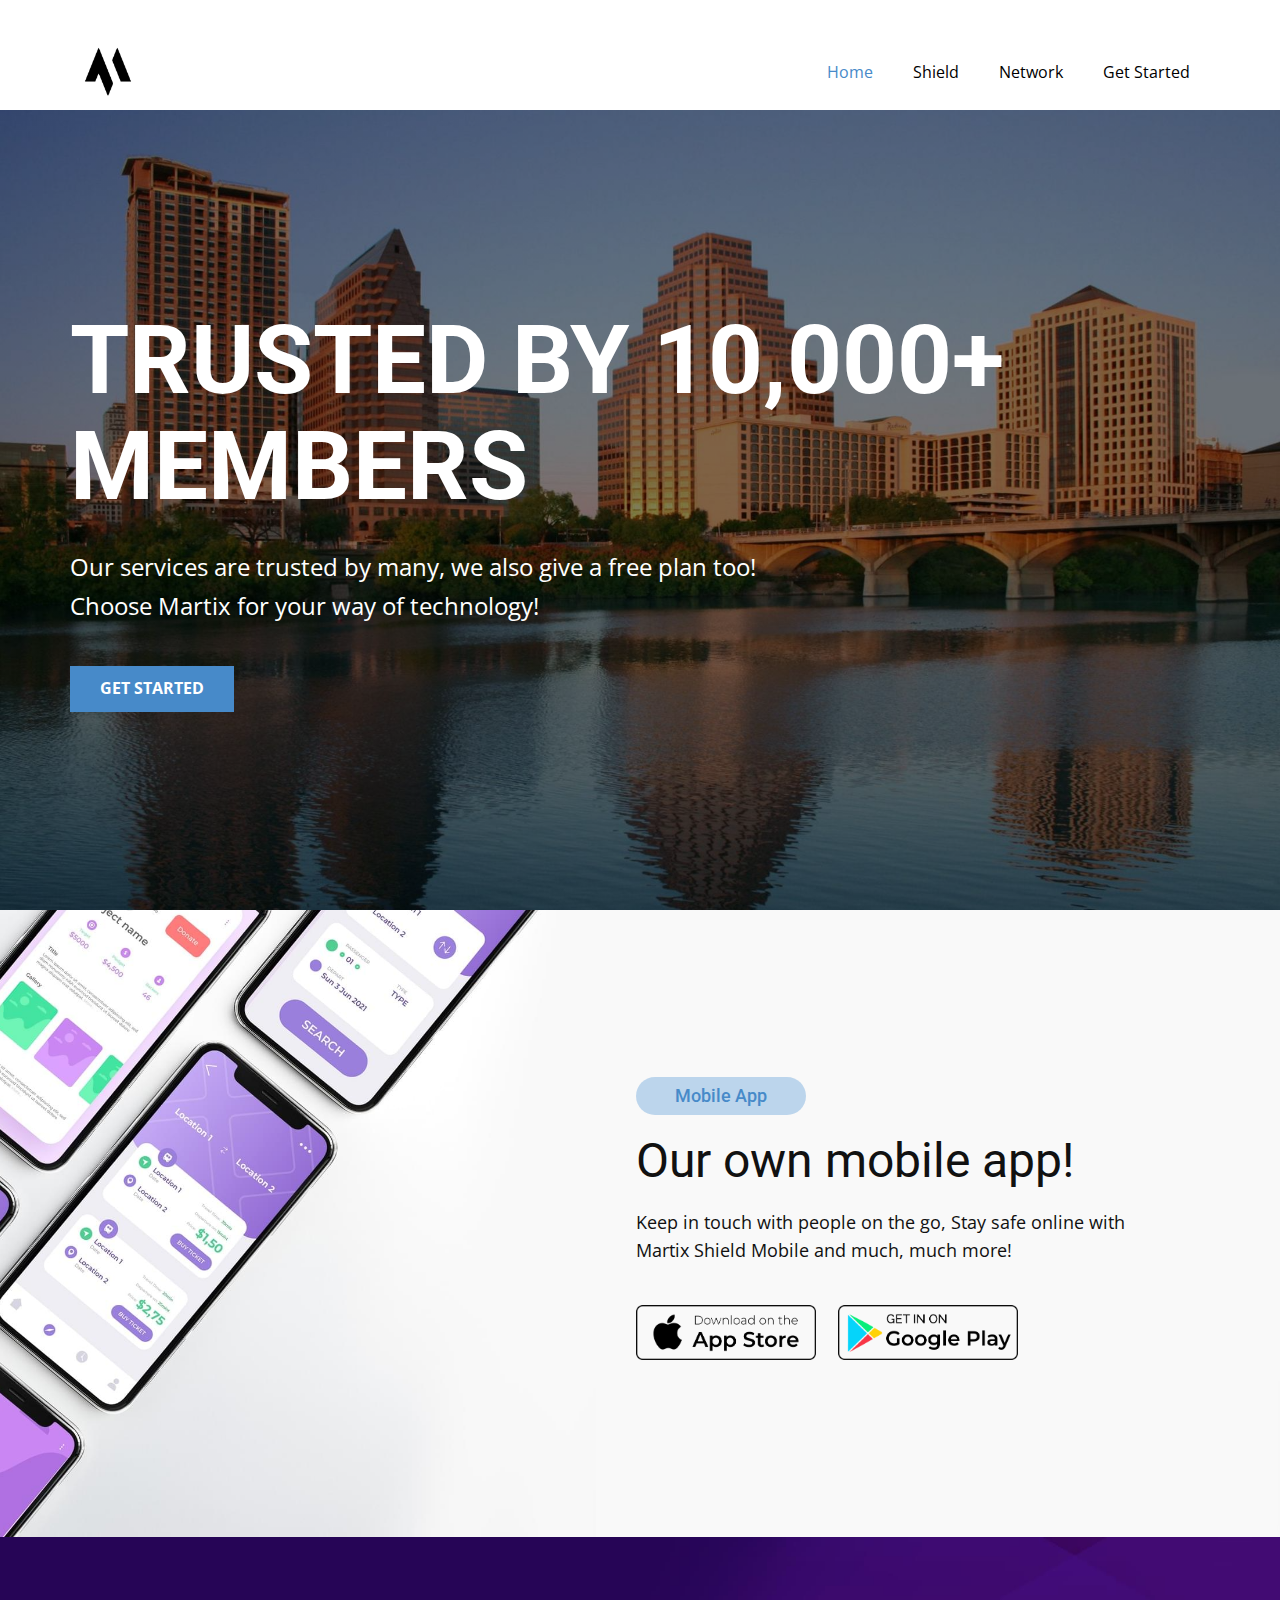
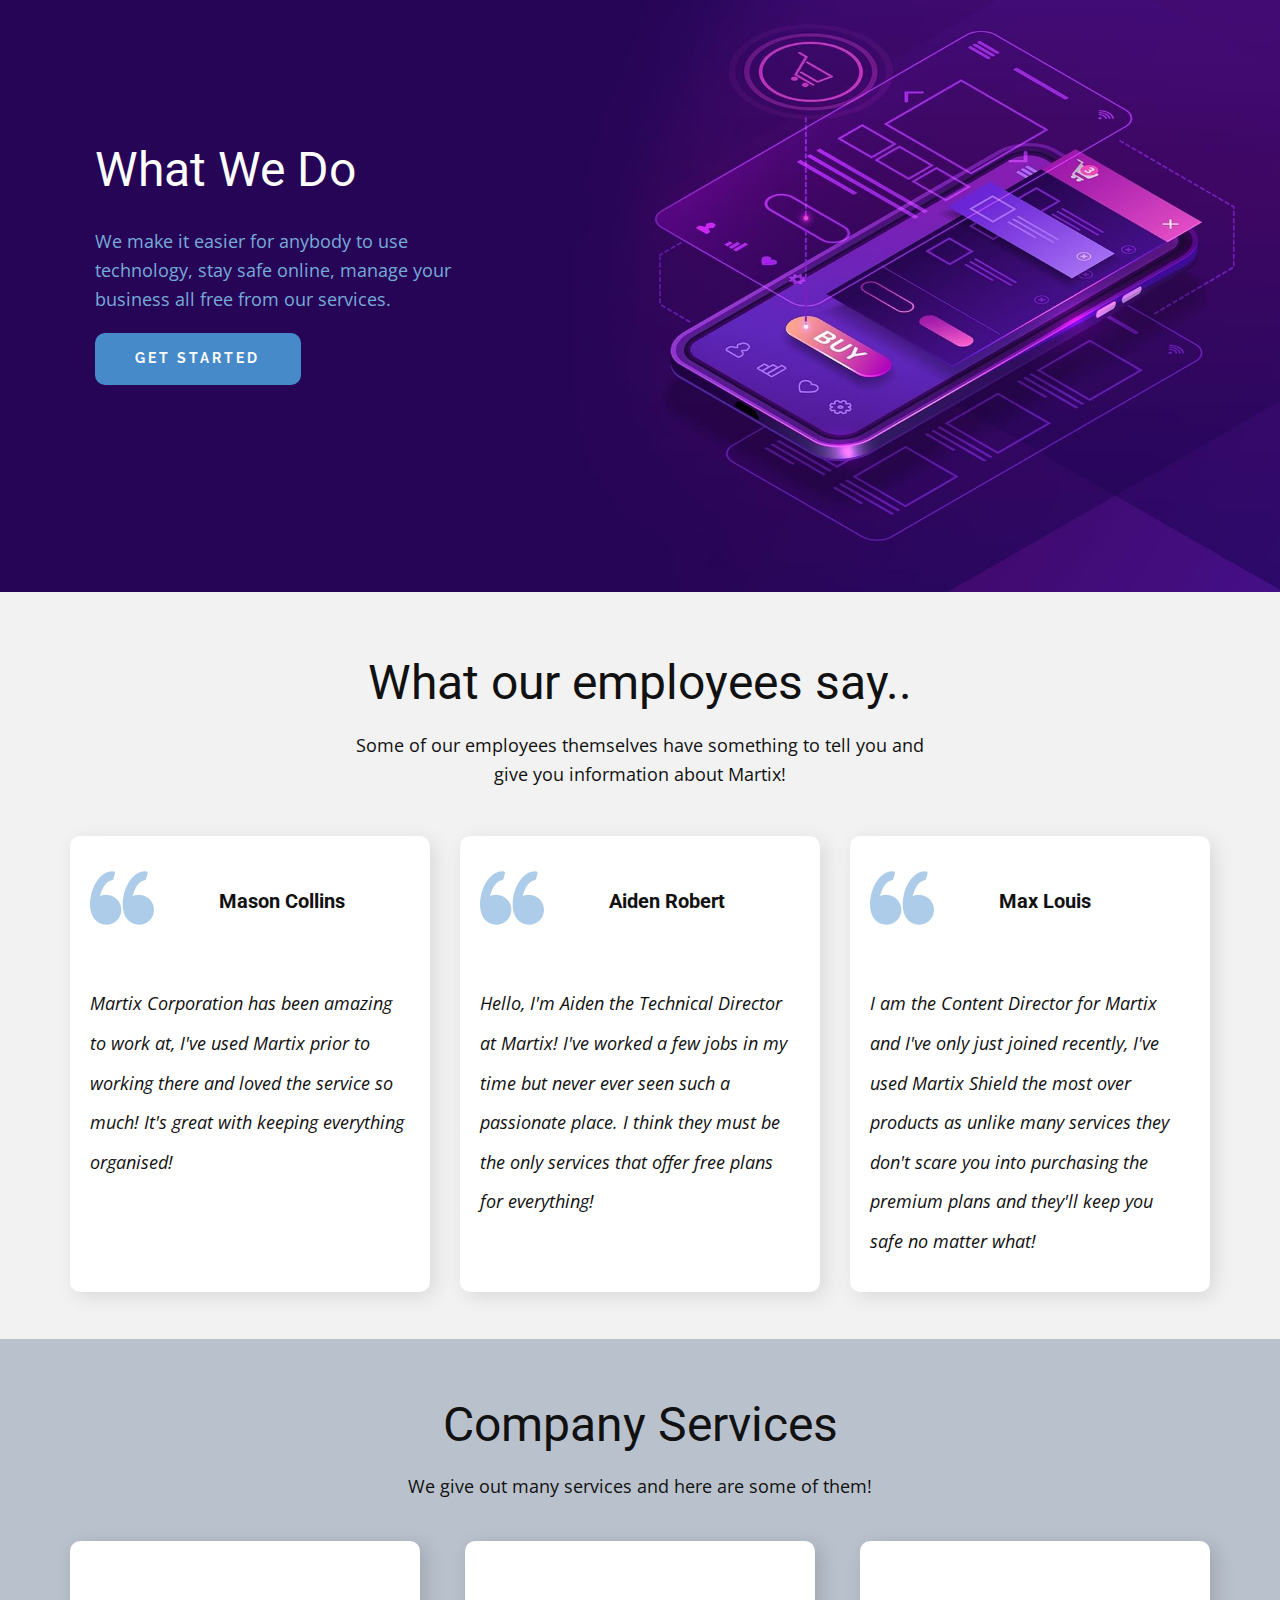
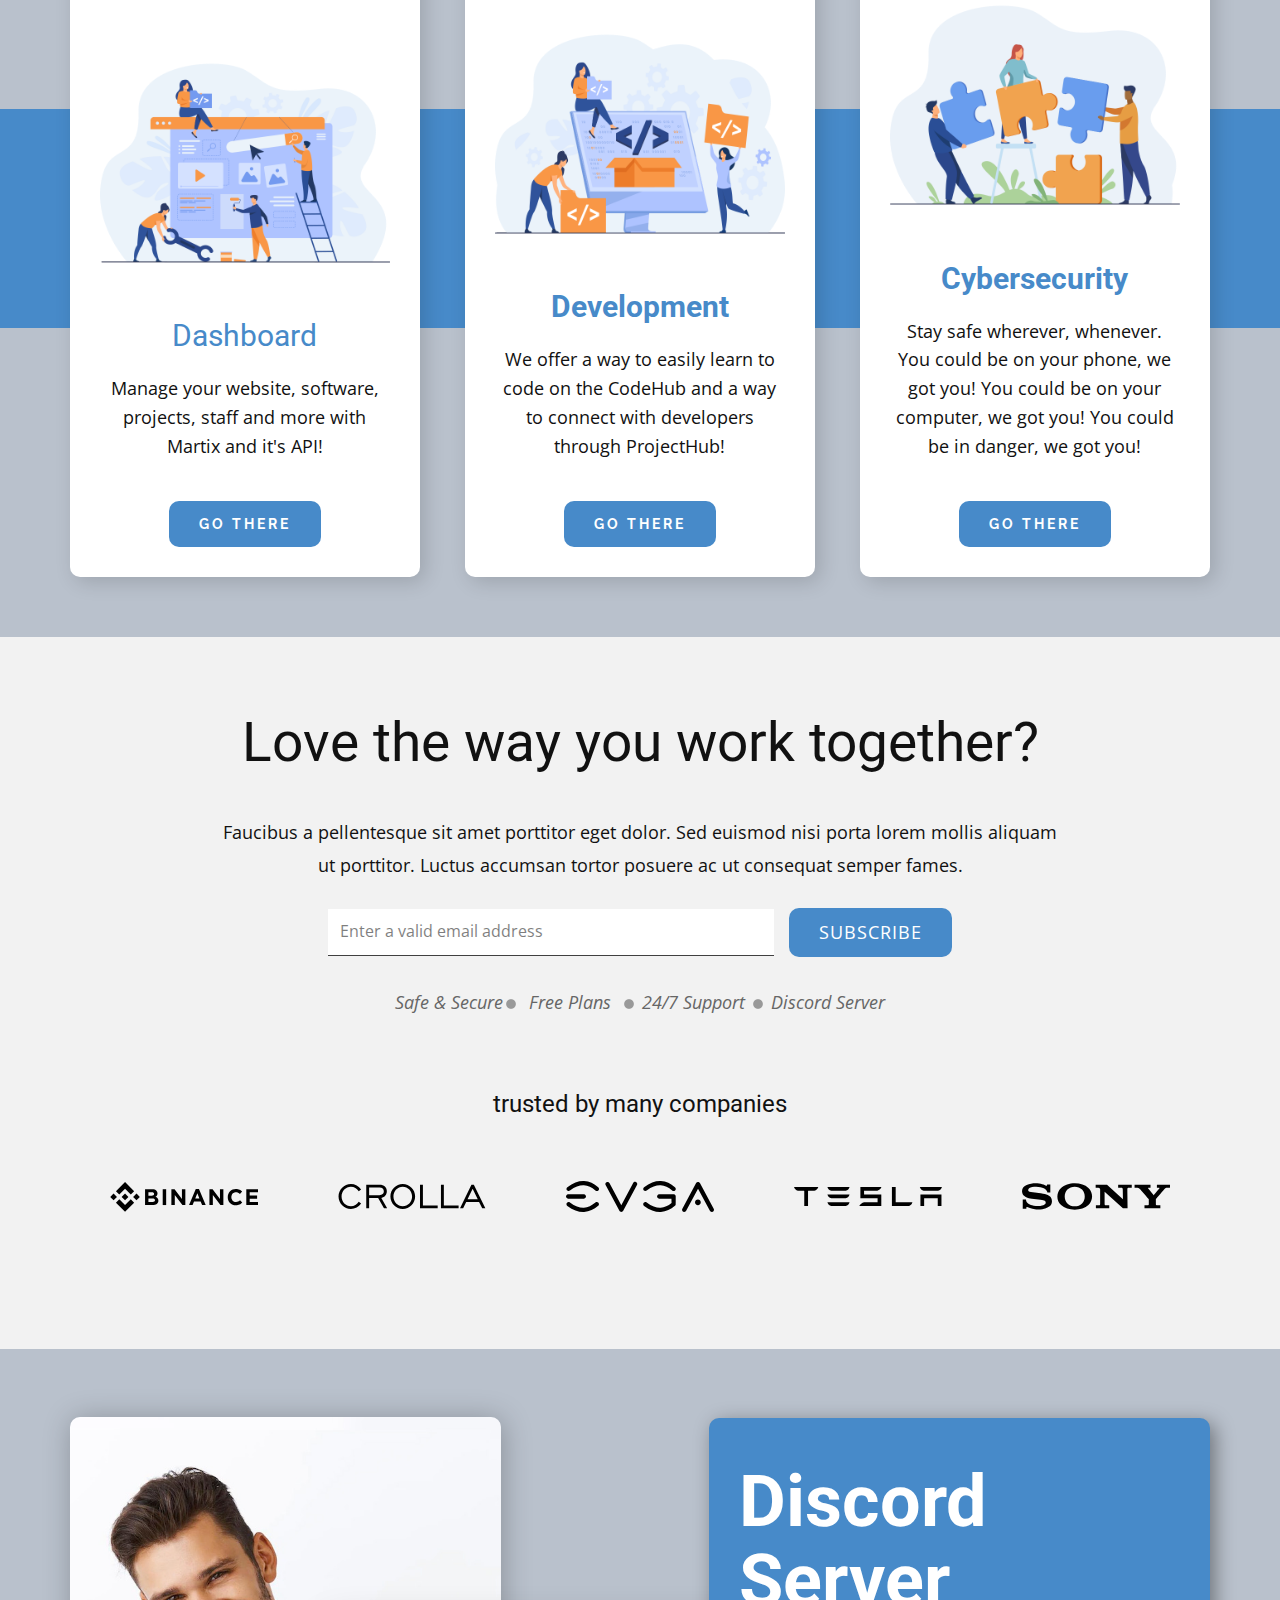
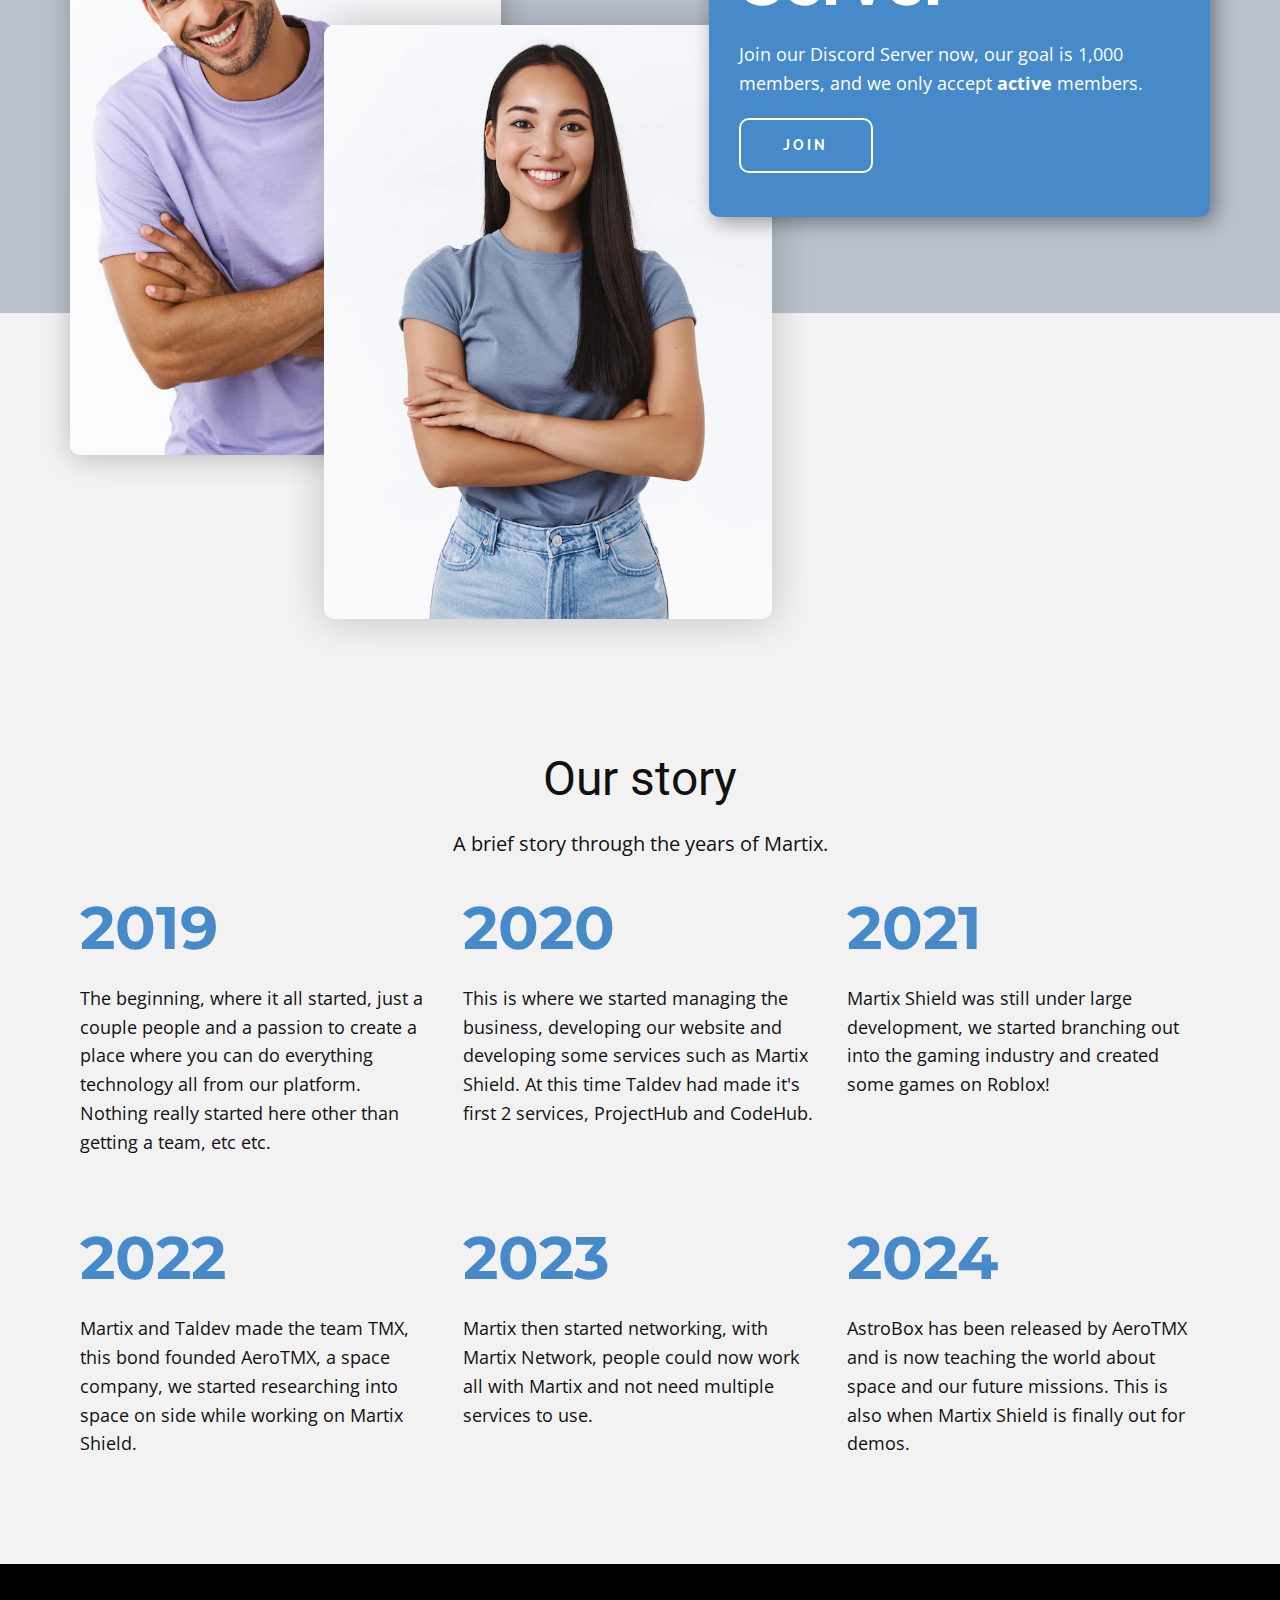
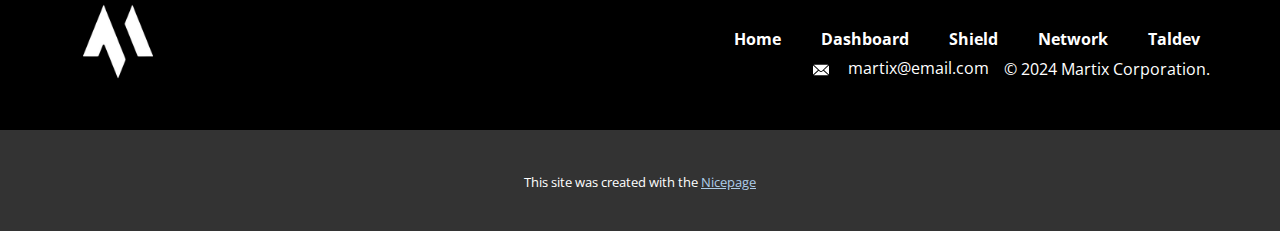
<file: index.html>
<!DOCTYPE html>
<html style="font-size: 16px;" lang="en"><head>
    <meta name="viewport" content="width=device-width, initial-scale=1.0">
    <meta charset="utf-8">
    <meta name="keywords" content="Mobile App Development, ​Stimulate your cognitive abilities while having fun, What We Do, Testimonials, Company Services, ​Love the way you work together?, Our Portfolio, About Us, ​Our way, Get in Touch, ​Level up your brand">
    <meta name="description" content="">
    <title>Home</title>
    <link rel="stylesheet" href="nicepage.css" media="screen">
<link rel="stylesheet" href="Home.css" media="screen">
    <script class="u-script" type="text/javascript" src="jquery.js" defer=""></script>
    <script class="u-script" type="text/javascript" src="nicepage.js" defer=""></script>
    <meta name="generator" content="Nicepage 6.8.9, nicepage.com">
    <meta name="referrer" content="origin">
    <link id="u-theme-google-font" rel="stylesheet" href="https://fonts.googleapis.com/css?family=Roboto:100,100i,300,300i,400,400i,500,500i,700,700i,900,900i|Open+Sans:300,300i,400,400i,500,500i,600,600i,700,700i,800,800i">
    <link id="u-page-google-font" rel="stylesheet" href="https://fonts.googleapis.com/css?family=Raleway:100,100i,200,200i,300,300i,400,400i,500,500i,600,600i,700,700i,800,800i,900,900i|Montserrat:100,100i,200,200i,300,300i,400,400i,500,500i,600,600i,700,700i,800,800i,900,900i">
    
    
    
    
    
    
    
    
    
    
    <script type="application/ld+json">{
		"@context": "http://schema.org",
		"@type": "Organization",
		"name": "Martix",
		"logo": "images/Untitled_design-removebg-preview.png"
}</script>
    <meta name="theme-color" content="#478ac9">
    <meta property="og:title" content="Home">
    <meta property="og:description" content="">
    <meta property="og:type" content="website">
  <meta data-intl-tel-input-cdn-path="intlTelInput/"></head>
  <body data-home-page="Home.html" data-home-page-title="Home" data-path-to-root="./" data-include-products="false" class="u-body u-xl-mode" data-lang="en"><header class="u-clearfix u-header" id="sec-a3e0" data-animation-name="" data-animation-duration="0" data-animation-delay="0" data-animation-direction=""><div class="u-clearfix u-sheet u-valign-bottom u-sheet-1">
        <nav class="u-menu u-menu-one-level u-offcanvas u-menu-1">
          <div class="menu-collapse" style="font-size: 1rem; letter-spacing: 0px;">
            <a class="u-button-style u-custom-left-right-menu-spacing u-custom-padding-bottom u-custom-text-active-color u-custom-text-color u-custom-text-hover-color u-custom-top-bottom-menu-spacing u-nav-link u-text-active-palette-1-base u-text-hover-palette-2-base" href="#">
              <svg class="u-svg-link" viewBox="0 0 24 24"><use xlink:href="#menu-hamburger"></use></svg>
              <svg class="u-svg-content" version="1.1" id="menu-hamburger" viewBox="0 0 16 16" x="0px" y="0px" xmlns:xlink="http://www.w3.org/1999/xlink" xmlns="http://www.w3.org/2000/svg"><g><rect y="1" width="16" height="2"></rect><rect y="7" width="16" height="2"></rect><rect y="13" width="16" height="2"></rect>
</g></svg>
            </a>
          </div>
          <div class="u-custom-menu u-nav-container">
            <ul class="u-nav u-unstyled u-nav-1"><li class="u-nav-item"><a class="u-button-style u-nav-link u-text-active-palette-1-base u-text-black u-text-hover-palette-1-base" href="Home.html" style="padding: 10px 20px;">Home</a>
</li><li class="u-nav-item"><a class="u-button-style u-nav-link u-text-active-palette-1-base u-text-black u-text-hover-palette-1-base" href="Shield.html" style="padding: 10px 20px;">Shield</a>
</li><li class="u-nav-item"><a class="u-button-style u-nav-link u-text-active-palette-1-base u-text-black u-text-hover-palette-1-base" href="Network.html" style="padding: 10px 20px;">Network</a>
</li><li class="u-nav-item"><a class="u-button-style u-nav-link u-text-active-palette-1-base u-text-black u-text-hover-palette-1-base" href="Get-Started.html" style="padding: 10px 20px;">Get Started</a>
</li></ul>
          </div>
          <div class="u-custom-menu u-nav-container-collapse">
            <div class="u-black u-container-style u-inner-container-layout u-opacity u-opacity-95 u-sidenav">
              <div class="u-inner-container-layout u-sidenav-overflow">
                <div class="u-menu-close"></div>
                <ul class="u-align-center u-nav u-popupmenu-items u-unstyled u-nav-2"><li class="u-nav-item"><a class="u-button-style u-nav-link" href="Home.html">Home</a>
</li><li class="u-nav-item"><a class="u-button-style u-nav-link" href="Shield.html">Shield</a>
</li><li class="u-nav-item"><a class="u-button-style u-nav-link" href="Network.html">Network</a>
</li><li class="u-nav-item"><a class="u-button-style u-nav-link" href="Get-Started.html">Get Started</a>
</li></ul>
              </div>
            </div>
            <div class="u-black u-menu-overlay u-opacity u-opacity-70"></div>
          </div>
        </nav>
        <img class="u-image u-image-contain u-image-default u-preserve-proportions u-image-1" src="images/Untitleddesign2.png" alt="" data-image-width="500" data-image-height="500">
      </div></header>
    <section class="u-align-left u-clearfix u-container-align-left u-image u-shading u-section-1" id="sec-3df1" data-image-width="2048" data-image-height="1365">
      <div class="u-clearfix u-sheet u-valign-middle u-sheet-1">
        <h1 class="u-align-left u-text u-text-default u-title u-text-1">Trusted by 10,000+ members</h1>
        <p class="u-align-left u-large-text u-text u-text-variant u-text-2">Our services are trusted by many, we also give a free plan too!<br>Choose Martix for your way of technology!
        </p>
        <a href="Get-Started.html" class="u-align-left u-border-none u-btn u-button-style u-palette-1-base u-btn-1">Get Started </a>
      </div>
    </section>
    <section class="u-clearfix u-image u-valign-middle u-section-2" id="sec-f0a5" data-image-width="1980" data-image-height="1321">
      <div class="data-layout-selected u-clearfix u-layout-wrap u-layout-wrap-1">
        <div class="u-layout">
          <div class="u-layout-row">
            <div class="u-container-style u-image u-layout-cell u-size-30-lg u-size-30-xl u-size-60-md u-size-60-sm u-size-60-xs u-image-1" data-image-width="1357" data-image-height="1080">
              <div class="u-container-layout u-valign-middle u-container-layout-1"></div>
            </div>
            <div class="u-align-left u-container-align-left u-container-style u-layout-cell u-shape-rectangle u-size-30-lg u-size-30-xl u-size-60-md u-size-60-sm u-size-60-xs u-layout-cell-2">
              <div class="u-container-layout u-valign-middle u-container-layout-2">
                <div class="u-container-align-center u-container-style u-group u-opacity u-opacity-80 u-palette-1-light-2 u-radius-50 u-shape-round u-group-1">
                  <div class="u-container-layout">
                    <h6 class="u-text u-text-default u-text-palette-1-base u-text-1">Mobile App</h6>
                  </div>
                </div>
                <h2 class="u-align-left u-text u-text-2">Our own mobile app!</h2>
                <p class="u-align-left u-text u-text-3">Keep in touch with people on the go, Stay safe online with Martix Shield Mobile and much, much more! </p>
                <div class="u-list u-list-1">
                  <div class="u-repeater u-repeater-1">
                    <div class="u-container-style u-list-item u-repeater-item">
                      <div class="u-container-layout u-similar-container u-valign-top u-container-layout-4">
                        <img class="u-image u-image-contain u-image-default u-preserve-proportions u-image-2" src="images/2222222.png" alt="" data-image-width="493" data-image-height="150">
                      </div>
                    </div>
                    <div class="u-container-style u-list-item u-repeater-item">
                      <div class="u-container-layout u-similar-container u-valign-top u-container-layout-5">
                        <img class="u-image u-image-contain u-image-default u-preserve-proportions u-image-3" src="images/0001.png" alt="" data-image-width="493" data-image-height="150">
                      </div>
                    </div>
                  </div>
                </div>
              </div>
            </div>
          </div>
        </div>
      </div>
    </section>
    <section class="u-align-left u-clearfix u-image u-section-3" id="carousel_d518" data-image-width="1980" data-image-height="1200">
      <div class="data-layout-selected u-clearfix u-layout-wrap u-layout-wrap-1">
        <div class="u-gutter-0 u-layout">
          <div class="u-layout-row">
            <div class="u-align-left u-container-align-left u-container-style u-layout-cell u-left-cell u-shape-rectangle u-size-25-lg u-size-25-xl u-size-60-md u-size-60-sm u-size-60-xs u-layout-cell-1">
              <div class="u-container-layout u-valign-middle u-container-layout-1">
                <h2 class="u-align-left u-text u-text-body-alt-color u-text-1">What We Do</h2>
                <p class="u-align-left u-text u-text-palette-1-light-1 u-text-2">We make it easier for anybody to use technology, stay safe online, manage your business all free from our services.</p>
                <a href="Get-Started.html" class="u-active-palette-2-light-1 u-align-left u-border-none u-btn u-btn-round u-button-style u-custom-font u-font-raleway u-hover-palette-2-light-1 u-palette-1-base u-radius-10 u-text-body-alt-color u-btn-1">Get Started </a>
              </div>
            </div>
            <div class="u-align-left u-container-style u-image u-layout-cell u-right-cell u-size-35-lg u-size-35-xl u-size-60-md u-size-60-sm u-size-60-xs u-image-1" data-image-width="1296" data-image-height="1080">
              <div class="u-container-layout u-valign-bottom u-container-layout-2"></div>
            </div>
          </div>
        </div>
      </div>
    </section>
    <section class="u-align-center u-clearfix u-grey-5 u-section-4" id="carousel_e658">
      <div class="u-clearfix u-sheet u-valign-middle-lg u-valign-middle-md u-valign-middle-sm u-valign-middle-xs u-sheet-1">
        <h2 class="u-text u-text-default u-text-1">What our employees say.. </h2>
        <p class="u-text u-text-2">Some of our employees themselves have something to tell you and give you information about Martix!</p>
        <div class="u-expanded-width u-layout-grid u-list u-list-1">
          <div class="u-repeater u-repeater-1">
            <div class="u-container-style u-list-item u-radius-10 u-repeater-item u-shape-round u-white u-list-item-1">
              <div class="u-container-layout u-similar-container u-container-layout-1">
                <div class="u-container-style u-group u-shape-rectangle u-group-1">
                  <div class="u-container-layout u-container-layout-2"><span class="u-file-icon u-icon u-text-palette-1-light-2 u-icon-1"><img src="images/59149-813e9ec4.png" alt=""></span>
                    <h5 class="u-align-left u-text u-text-3">Mason​ Collins</h5>
                  </div>
                </div>
                <p class="u-align-left u-text u-text-4">Martix Corporation has been amazing to work at, I've used Martix prior to working there and loved the service so much! It's great with keeping everything organised!&nbsp;</p>
              </div>
            </div>
            <div class="u-container-style u-list-item u-radius-10 u-repeater-item u-shape-round u-white u-list-item-2">
              <div class="u-container-layout u-similar-container u-container-layout-3">
                <div class="u-container-style u-group u-shape-rectangle u-group-2">
                  <div class="u-container-layout u-container-layout-4"><span class="u-file-icon u-icon u-text-palette-1-light-2 u-icon-2"><img src="images/59149-813e9ec4.png" alt=""></span>
                    <h5 class="u-align-left u-text u-text-5">Aiden Robert</h5>
                  </div>
                </div>
                <p class="u-align-left u-text u-text-6">Hello, I'm Aiden the Technical Director at Martix! I've worked a few jobs in my time but never ever seen such a passionate place. I think they must be the only services that offer free plans for everything!</p>
              </div>
            </div>
            <div class="u-container-style u-list-item u-radius-10 u-repeater-item u-shape-round u-white u-list-item-3">
              <div class="u-container-layout u-similar-container u-container-layout-5">
                <div class="u-container-style u-group u-shape-rectangle u-group-3">
                  <div class="u-container-layout u-container-layout-6"><span class="u-file-icon u-icon u-text-palette-1-light-2 u-icon-3"><img src="images/59149-813e9ec4.png" alt=""></span>
                    <h5 class="u-align-left u-text u-text-7">Max Louis</h5>
                  </div>
                </div>
                <p class="u-align-left u-text u-text-8">I am the Content Director for Martix and I've only just joined recently, I've used Martix Shield the most over products as unlike many services they don't scare you into purchasing the premium plans and they'll keep you safe no matter what!&nbsp;</p>
              </div>
            </div>
          </div>
        </div>
      </div>
    </section>
    <section class="u-align-center u-clearfix u-palette-5-base u-section-5" id="carousel_d2df">
      <h2 class="u-text u-text-default u-text-1">Company Services</h2>
      <p class="u-text u-text-default-lg u-text-default-xl u-text-2">We give out many services and here are some of them!</p>
      <div class="u-expanded-width u-palette-1-base u-shape u-shape-rectangle u-shape-1"></div>
      <div class="u-list u-list-1">
        <div class="u-repeater u-repeater-1">
          <div class="u-align-center u-container-style u-list-item u-radius-10 u-repeater-item u-shape-round u-white u-list-item-1">
            <div class="u-container-layout u-similar-container u-valign-bottom u-container-layout-1">
              <img alt="" class="u-expanded-width u-image u-image-contain u-image-default u-image-1" data-image-width="700" data-image-height="500" src="images/11.png">
              <h4 class="u-text u-text-default u-text-palette-1-base u-text-3">Dashboard</h4>
              <p class="u-text u-text-4">Manage your website, software, projects, staff and more with Martix and it's API!</p>
              <a href="Dashboard.html" class="u-active-palette-1-base u-align-left u-border-none u-btn u-btn-round u-button-style u-custom-font u-font-raleway u-hover-palette-1-base u-palette-1-base u-radius-10 u-text-body-alt-color u-btn-1" data-animation-name="" data-animation-duration="0" data-animation-delay="0" data-animation-direction="">Go There </a>
            </div>
          </div>
          <div class="u-align-center u-container-style u-list-item u-radius-10 u-repeater-item u-shape-round u-white u-list-item-2">
            <div class="u-container-layout u-similar-container u-valign-bottom u-container-layout-2">
              <img alt="" class="u-expanded-width u-image u-image-contain u-image-default u-image-2" data-image-width="700" data-image-height="500" src="images/2.png">
              <h4 class="u-text u-text-default u-text-palette-1-base u-text-5">Development</h4>
              <p class="u-text u-text-6">We offer a way to easily learn to code on the CodeHub and a way to connect with developers through ProjectHub!</p>
              <a href="Taldev.html" class="u-active-palette-1-base u-align-left u-border-none u-btn u-btn-round u-button-style u-custom-font u-font-raleway u-hover-palette-1-base u-palette-1-base u-radius-10 u-text-body-alt-color u-btn-2" data-animation-name="" data-animation-duration="0" data-animation-delay="0" data-animation-direction="">Go There </a>
            </div>
          </div>
          <div class="u-align-center u-container-style u-list-item u-radius-10 u-repeater-item u-shape-round u-white u-list-item-3">
            <div class="u-container-layout u-similar-container u-valign-bottom u-container-layout-3">
              <img alt="" class="u-expanded-width u-image u-image-contain u-image-default u-image-3" data-image-width="700" data-image-height="500" src="images/6c7decbc-d9d3-4316-5906-19d76e6c84f3.png">
              <h4 class="u-text u-text-default u-text-palette-1-base u-text-7">Cybersecurity</h4>
              <p class="u-text u-text-8">Stay safe wherever, whenever. You could be on your phone, we got you! You could be on your computer, we got you! You could be in danger, we got you!</p>
              <a href="Shield.html" class="u-active-palette-1-base u-align-left u-border-none u-btn u-btn-round u-button-style u-custom-font u-font-raleway u-hover-palette-1-base u-palette-1-base u-radius-10 u-text-body-alt-color u-btn-3" data-animation-name="" data-animation-duration="0" data-animation-delay="0" data-animation-direction=""> Go There</a>
            </div>
          </div>
        </div>
      </div>
    </section>
    <section class="u-align-center u-clearfix u-container-align-center-lg u-container-align-center-md u-container-align-center-sm u-container-align-center-xl u-grey-5 u-section-6" id="carousel_36fb">
      <div class="u-clearfix u-sheet u-valign-middle-lg u-valign-middle-md u-valign-middle-sm u-valign-middle-xl u-sheet-1">
        <h2 class="u-align-center u-text u-text-1"> Love the way you work together?</h2>
        <p class="u-align-center u-text u-text-2"> Faucibus a pellentesque sit amet porttitor eget dolor. Sed euismod nisi porta lorem mollis aliquam ut porttitor. Luctus accumsan tortor posuere ac ut consequat semper fames.</p>
        <div class="u-form u-form-1">
          <form action="https://forms.nicepagesrv.com/v2/form/process" class="u-clearfix u-form-horizontal u-form-spacing-15 u-inner-form" source="email" style="">
            <div class="u-form-email u-form-group u-label-none">
              <label for="email-7771" class="u-label">Email</label>
              <input type="email" placeholder="Enter a valid email address" id="email-7771" name="email" class="u-border-grey-75 u-border-no-left u-border-no-right u-border-no-top u-input u-input-rectangle u-input-1" required="" wfd-id="id118">
            </div>
            <div class="u-form-group u-form-submit u-label-none">
              <a href="#" class="u-active-palette-2-light-1 u-border-none u-btn u-btn-round u-btn-submit u-button-style u-hover-palette-2-light-1 u-radius-10 u-btn-1"> sUBSCRIBE</a>
              <input type="submit" value="submit" class="u-form-control-hidden" wfd-id="id119">
            </div>
            <div class="u-form-send-message u-form-send-success">Thank you! Your message has been sent.</div>
            <div class="u-form-send-error u-form-send-message">Unable to send your message. Please fix errors then try again.</div>
            <input type="hidden" value="" name="recaptchaResponse" wfd-id="id120">
            <input type="hidden" name="formServices" value="d8f4f245-5d11-4c5f-e990-9919bc29f2ca">
          </form>
        </div>
        <p class="u-align-center u-text u-text-grey-60 u-text-3">Safe &amp; Secure<span class="u-file-icon u-icon u-text-grey-40 u-icon-1"><img src="images/8804357-2b0ebbb4.png" alt=""></span>&nbsp; Free Plans&nbsp;&nbsp;<span class="u-file-icon u-icon u-text-grey-40 u-icon-2"><img src="images/8804357-2b0ebbb4.png" alt=""></span>&nbsp;24/7 Support&nbsp;<span class="u-file-icon u-icon u-text-grey-40 u-icon-3"><img src="images/8804357-2b0ebbb4.png" alt=""></span>&nbsp;Discord Server
        </p>
        <h4 class="u-align-center u-text u-text-4"> trusted by many companies</h4>
        <div class="u-expanded-width u-list u-list-1">
          <div class="u-repeater u-repeater-1">
            <div class="u-container-align-center-md u-container-align-center-sm u-container-align-center-xs u-container-style u-list-item u-repeater-item u-shape-rectangle">
              <div class="u-container-layout u-similar-container u-valign-middle u-container-layout-1">
                <img alt="" class="u-expanded-width u-image u-image-contain u-image-default u-image-1" data-image-width="300" data-image-height="90" src="images/1.svg">
              </div>
            </div>
            <div class="u-container-align-center-md u-container-align-center-sm u-container-align-center-xs u-container-style u-list-item u-repeater-item u-shape-rectangle">
              <div class="u-container-layout u-similar-container u-valign-middle u-container-layout-2">
                <img alt="" class="u-expanded-width u-image u-image-contain u-image-default u-image-2" data-image-width="300" data-image-height="90" src="images/logo-amazon.svg">
              </div>
            </div>
            <div class="u-container-align-center-md u-container-align-center-sm u-container-align-center-xs u-container-style u-list-item u-repeater-item u-shape-rectangle">
              <div class="u-container-layout u-similar-container u-valign-middle u-container-layout-3">
                <img alt="" class="u-expanded-width u-image u-image-contain u-image-default u-image-3" data-image-width="300" data-image-height="63" src="images/evga.svg">
              </div>
            </div>
            <div class="u-container-align-center-md u-container-align-center-sm u-container-align-center-xs u-container-style u-list-item u-repeater-item u-shape-rectangle">
              <div class="u-container-layout u-similar-container u-valign-middle u-container-layout-4">
                <img alt="" class="u-expanded-width u-image u-image-contain u-image-default u-image-4" data-image-width="300" data-image-height="39" src="images/tesla-9.svg">
              </div>
            </div>
            <div class="u-container-align-center-md u-container-align-center-sm u-container-align-center-xs u-container-style u-list-item u-repeater-item u-shape-rectangle">
              <div class="u-container-layout u-similar-container u-valign-middle u-container-layout-5">
                <img alt="" class="u-expanded-width u-image u-image-contain u-image-default u-image-5" data-image-width="300" data-image-height="54" src="images/sony-logo.svg">
              </div>
            </div>
          </div>
        </div>
      </div>
    </section>
    <section class="u-clearfix u-grey-5 u-section-7" id="carousel_581b">
      <div class="u-expanded-width u-palette-5-base u-shape u-shape-rectangle u-shape-1"></div>
      <img src="images/rr3.jpg" alt="" class="u-image u-image-round u-radius-10 u-image-1" data-image-width="934" data-image-height="934">
      <img src="images/io.jpg" alt="" class="u-image u-image-round u-radius-10 u-image-2" data-image-width="902" data-image-height="902">
      <div class="u-container-align-left u-container-style u-group u-palette-1-base u-radius-10 u-shape-round u-group-1">
        <div class="u-container-layout u-valign-middle u-container-layout-1">
          <h1 class="u-align-left u-text u-text-1">Discord Server </h1>
          <p class="u-align-left u-text u-text-body-alt-color u-text-2">Join our Discord Server now, our goal is 1,000 members, and we only accept <span style="font-weight: 700;">active </span>members​.
          </p>
          <a href="https://discord.gg/XgNjq7avC4" class="u-active-white u-align-left u-border-2 u-border-white u-btn u-btn-round u-button-style u-custom-font u-font-raleway u-hover-white u-none u-radius-10 u-text-active-palette-1-base u-text-body-alt-color u-text-hover-palette-1-base u-btn-1" data-animation-name="" data-animation-duration="0" data-animation-delay="0" data-animation-direction="" target="_blank">Join </a>
        </div>
      </div>
    </section>
    <section class="u-align-center u-clearfix u-container-align-center u-grey-5 u-section-8" id="carousel_e2a2">
      <div class="u-clearfix u-sheet u-valign-middle u-sheet-1">
        <h2 class="u-align-center u-text u-text-default u-text-1"> Our story</h2>
        <p class="u-align-center u-text u-text-2"> A brief story through the years of Martix.</p>
        <div class="u-expanded-width u-list u-list-1">
          <div class="u-repeater u-repeater-1">
            <div class="u-container-align-center-sm u-container-align-center-xs u-container-style u-list-item u-repeater-item">
              <div class="u-container-layout u-similar-container u-valign-top u-container-layout-1">
                <h3 class="u-align-center-sm u-align-center-xs u-custom-font u-font-montserrat u-text u-text-default u-text-palette-1-base u-text-3">2019</h3>
                <p class="u-align-center-sm u-align-center-xs u-align-left-lg u-align-left-md u-align-left-xl u-text u-text-4">The beginning, where it all started, just a couple people and a passion to create a place where you can do everything technology all from our platform. Nothing really started here other than getting a team, etc etc.</p>
              </div>
            </div>
            <div class="u-container-align-center-sm u-container-align-center-xs u-container-style u-list-item u-repeater-item">
              <div class="u-container-layout u-similar-container u-valign-top u-container-layout-2">
                <h3 class="u-align-center-sm u-align-center-xs u-custom-font u-font-montserrat u-text u-text-default u-text-palette-1-base u-text-5">2020</h3>
                <p class="u-align-center-sm u-align-center-xs u-align-left-lg u-align-left-md u-align-left-xl u-text u-text-6">This is where we started managing the business, developing our website and developing some services such as Martix Shield. At this time Taldev had made it's first 2 services, ProjectHub and CodeHub.</p>
              </div>
            </div>
            <div class="u-container-align-center-sm u-container-align-center-xs u-container-style u-list-item u-repeater-item">
              <div class="u-container-layout u-similar-container u-valign-top u-container-layout-3">
                <h3 class="u-align-center-sm u-align-center-xs u-custom-font u-font-montserrat u-text u-text-default u-text-palette-1-base u-text-7">2021</h3>
                <p class="u-align-center-sm u-align-center-xs u-align-left-lg u-align-left-md u-align-left-xl u-text u-text-8">Martix Shield was still under large development, we started branching out into the gaming industry and created some games on Roblox!</p>
              </div>
            </div>
            <div class="u-container-align-center-sm u-container-align-center-xs u-container-style u-list-item u-repeater-item">
              <div class="u-container-layout u-similar-container u-valign-top u-container-layout-4">
                <h3 class="u-align-center-sm u-align-center-xs u-custom-font u-font-montserrat u-text u-text-default u-text-palette-1-base u-text-9">2022</h3>
                <p class="u-align-center-sm u-align-center-xs u-align-left-lg u-align-left-md u-align-left-xl u-text u-text-10"> Martix and Taldev made the team TMX, this bond founded AeroTMX, a space company, we started researching into space on side while working on Martix Shield.</p>
              </div>
            </div>
            <div class="u-container-align-center-sm u-container-align-center-xs u-container-style u-list-item u-repeater-item">
              <div class="u-container-layout u-similar-container u-valign-top u-container-layout-5">
                <h3 class="u-align-center-sm u-align-center-xs u-custom-font u-font-montserrat u-text u-text-default u-text-palette-1-base u-text-11">2023</h3>
                <p class="u-align-center-sm u-align-center-xs u-align-left-lg u-align-left-md u-align-left-xl u-text u-text-12">Martix then started networking, with Martix Network, people could now work all with Martix and not need multiple services to use. </p>
              </div>
            </div>
            <div class="u-container-align-center-sm u-container-align-center-xs u-container-style u-list-item u-repeater-item">
              <div class="u-container-layout u-similar-container u-valign-top u-container-layout-6">
                <h3 class="u-align-center-sm u-align-center-xs u-custom-font u-font-montserrat u-text u-text-default u-text-palette-1-base u-text-13">2024</h3>
                <p class="u-align-center-sm u-align-center-xs u-align-left-lg u-align-left-md u-align-left-xl u-text u-text-14">AstroBox has been released by AeroTMX and is now teaching the world about space and our future missions. This is also when Martix Shield is finally out for demos.</p>
              </div>
            </div>
          </div>
        </div>
      </div>
    </section>
    
    
    
    <footer class="u-black u-clearfix u-footer" id="sec-b3c1"><div class="u-clearfix u-sheet u-sheet-1">
        <a href="#" class="u-image u-logo u-image-1" data-image-width="500" data-image-height="500">
          <img src="images/Untitled_design-removebg-preview.png" class="u-logo-image u-logo-image-1">
        </a>
        <p class="u-text u-text-default u-text-1"> © 2024 Martix Corporation.</p>
        <nav class="u-menu u-menu-one-level u-offcanvas u-menu-1">
          <div class="menu-collapse">
            <a class="u-button-style u-nav-link" href="#">
              <svg class="u-svg-link" viewBox="0 0 24 24"><use xlink:href="#menu-hamburger"></use></svg>
              <svg class="u-svg-content" version="1.1" id="menu-hamburger" viewBox="0 0 16 16" x="0px" y="0px" xmlns:xlink="http://www.w3.org/1999/xlink" xmlns="http://www.w3.org/2000/svg"><g><rect y="1" width="16" height="2"></rect><rect y="7" width="16" height="2"></rect><rect y="13" width="16" height="2"></rect>
</g></svg>
            </a>
          </div>
          <div class="u-custom-menu u-nav-container">
            <ul class="u-nav u-spacing-20 u-unstyled u-nav-1"><li class="u-nav-item"><a class="u-button-style u-nav-link u-text-active-white u-text-hover-palette-2-base u-text-white" href="Home.html" style="padding: 10px;">Home</a>
</li><li class="u-nav-item"><a class="u-button-style u-nav-link u-text-active-white u-text-hover-palette-2-base u-text-white" href="Dashboard.html" style="padding: 10px;">Dashboard</a>
</li><li class="u-nav-item"><a class="u-button-style u-nav-link u-text-active-white u-text-hover-palette-2-base u-text-white" href="Shield.html" style="padding: 10px;">Shield</a>
</li><li class="u-nav-item"><a class="u-button-style u-nav-link u-text-active-white u-text-hover-palette-2-base u-text-white" href="Network.html" style="padding: 10px;">Network</a>
</li><li class="u-nav-item"><a class="u-button-style u-nav-link u-text-active-white u-text-hover-palette-2-base u-text-white" href="Taldev.html" style="padding: 10px;">Taldev</a>
</li></ul>
          </div>
          <div class="u-custom-menu u-nav-container-collapse">
            <div class="u-black u-container-style u-inner-container-layout u-opacity u-opacity-95 u-sidenav u-sidenav-1">
              <div class="u-inner-container-layout u-sidenav-overflow">
                <div class="u-menu-close"></div>
                <ul class="u-align-center u-nav u-popupmenu-items u-unstyled u-nav-2"><li class="u-nav-item"><a class="u-button-style u-nav-link" href="Home.html">Home</a>
</li><li class="u-nav-item"><a class="u-button-style u-nav-link" href="Dashboard.html">Dashboard</a>
</li><li class="u-nav-item"><a class="u-button-style u-nav-link" href="Shield.html">Shield</a>
</li><li class="u-nav-item"><a class="u-button-style u-nav-link" href="Network.html">Network</a>
</li><li class="u-nav-item"><a class="u-button-style u-nav-link" href="Taldev.html">Taldev</a>
</li></ul>
              </div>
            </div>
            <div class="u-black u-menu-overlay u-opacity u-opacity-70"></div>
          </div>
        </nav>
        <a href="mailto:info@site.com" class="u-active-none u-btn u-btn-rectangle u-button-style u-hover-none u-none u-text-body-alt-color u-btn-1"><span class="u-icon u-text-white u-icon-1"><svg class="u-svg-content" viewBox="0 0 24 16" x="0px" y="0px" style="width: 1em; height: 1em;"><path fill="currentColor" d="M23.8,1.1l-7.3,6.8l7.3,6.8c0.1-0.2,0.2-0.6,0.2-0.9V2C24,1.7,23.9,1.4,23.8,1.1z M21.8,0H2.2
	c-0.4,0-0.7,0.1-1,0.2L10.6,9c0.8,0.8,2.2,0.8,3,0l9.2-8.7C22.6,0.1,22.2,0,21.8,0z M0.2,1.1C0.1,1.4,0,1.7,0,2V14
	c0,0.3,0.1,0.6,0.2,0.9l7.3-6.8L0.2,1.1z M15.5,9l-1.1,1c-1.3,1.2-3.6,1.2-4.9,0l-1-1l-7.3,6.8c0.2,0.1,0.6,0.2,1,0.2H22
	c0.4,0,0.6-0.1,1-0.2L15.5,9z"></path></svg></span>&nbsp;martix@email.com
        </a>
      </div></footer>
    <section class="u-backlink u-clearfix u-grey-80">
      <p class="u-text">
        <span>This site was created with the </span>
        <a class="u-link" href="https://nicepage.com/" target="_blank" rel="nofollow">
          <span>Nicepage</span>
        </a>
      </p>
    </section>
  
</body></html>
</file>
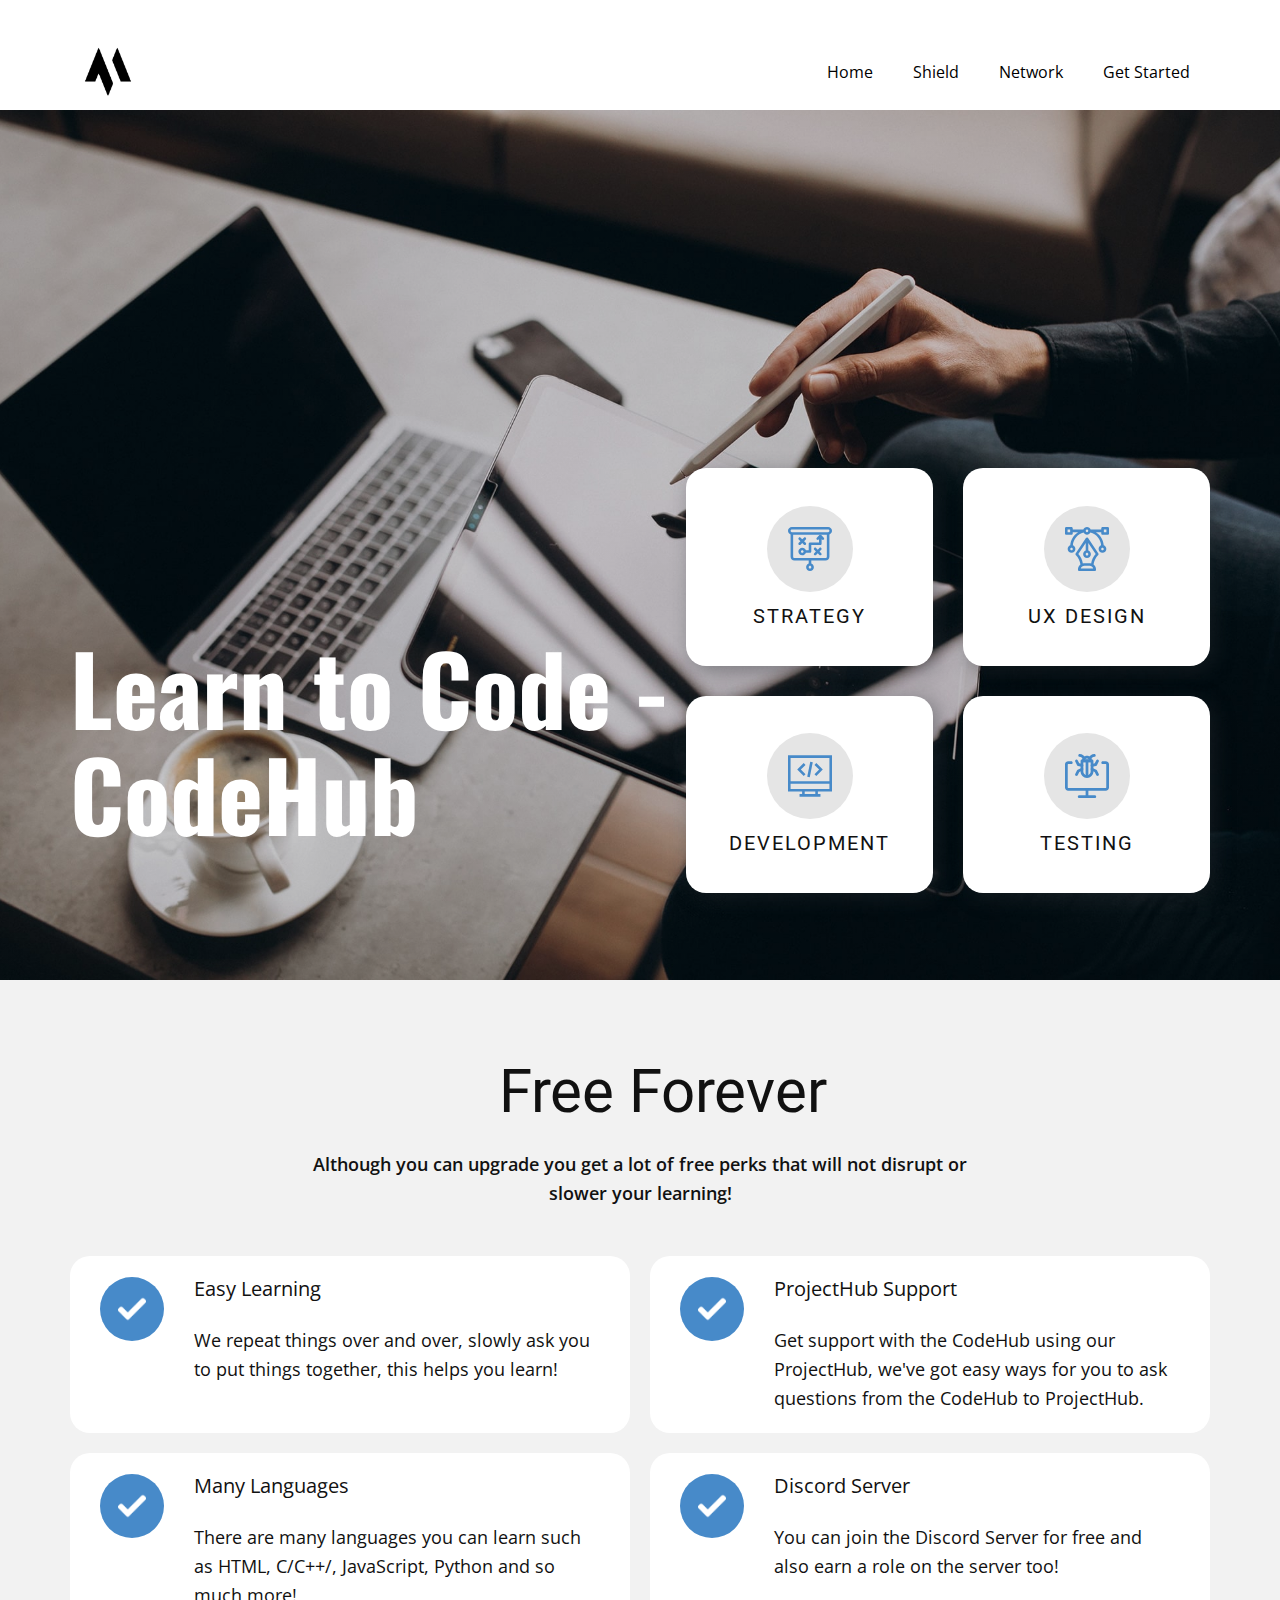
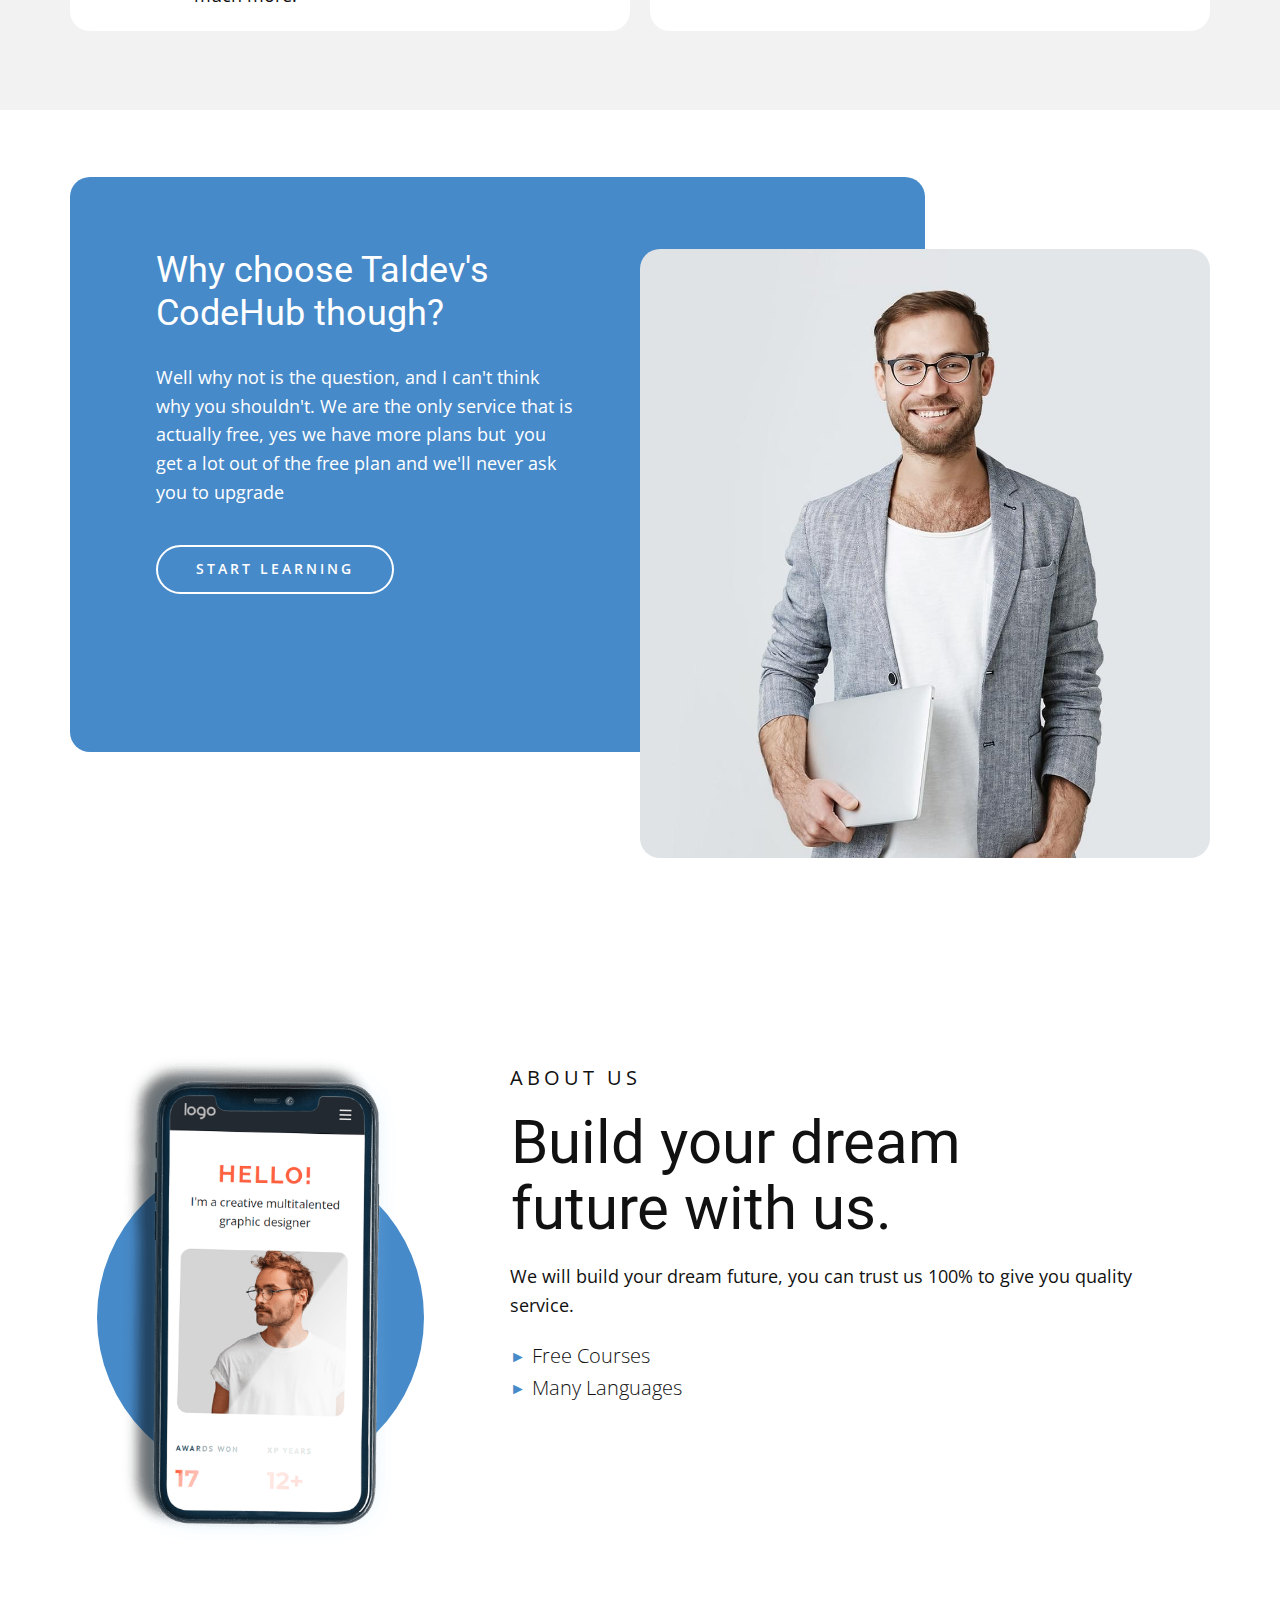
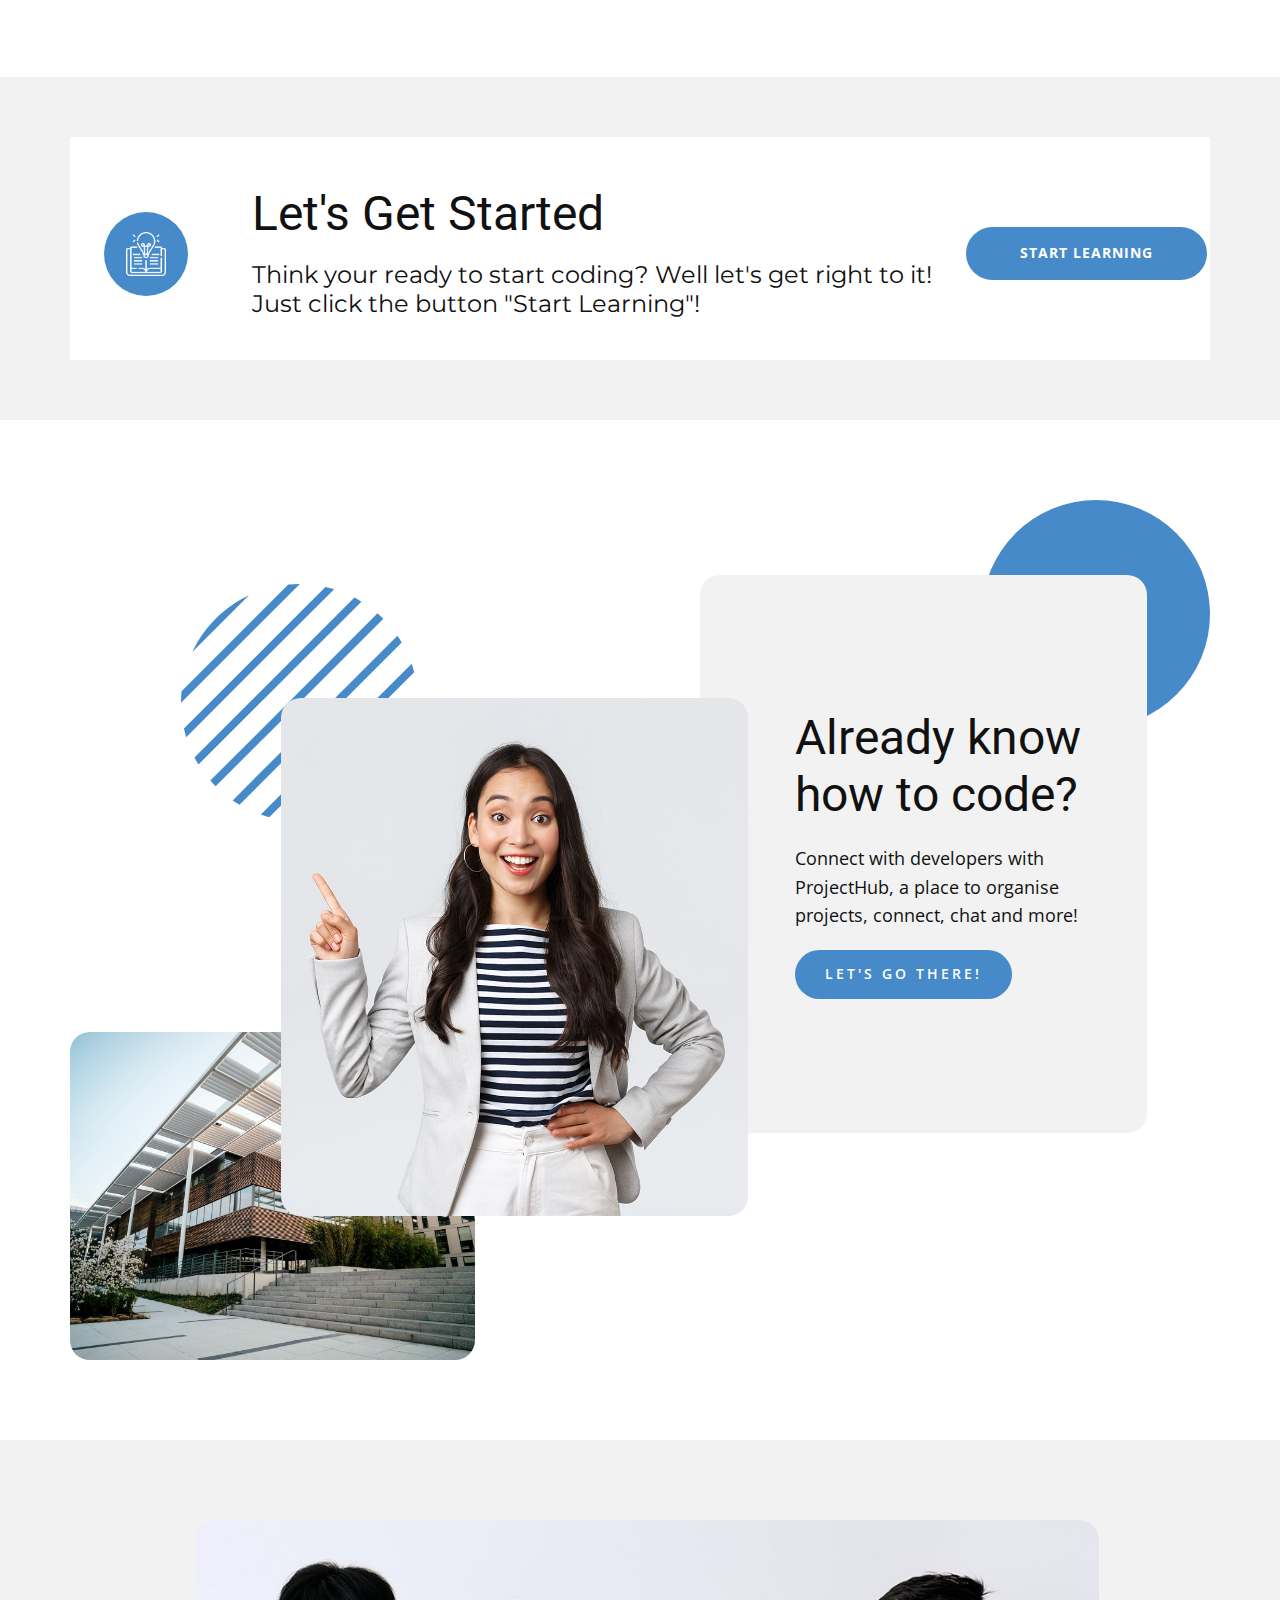
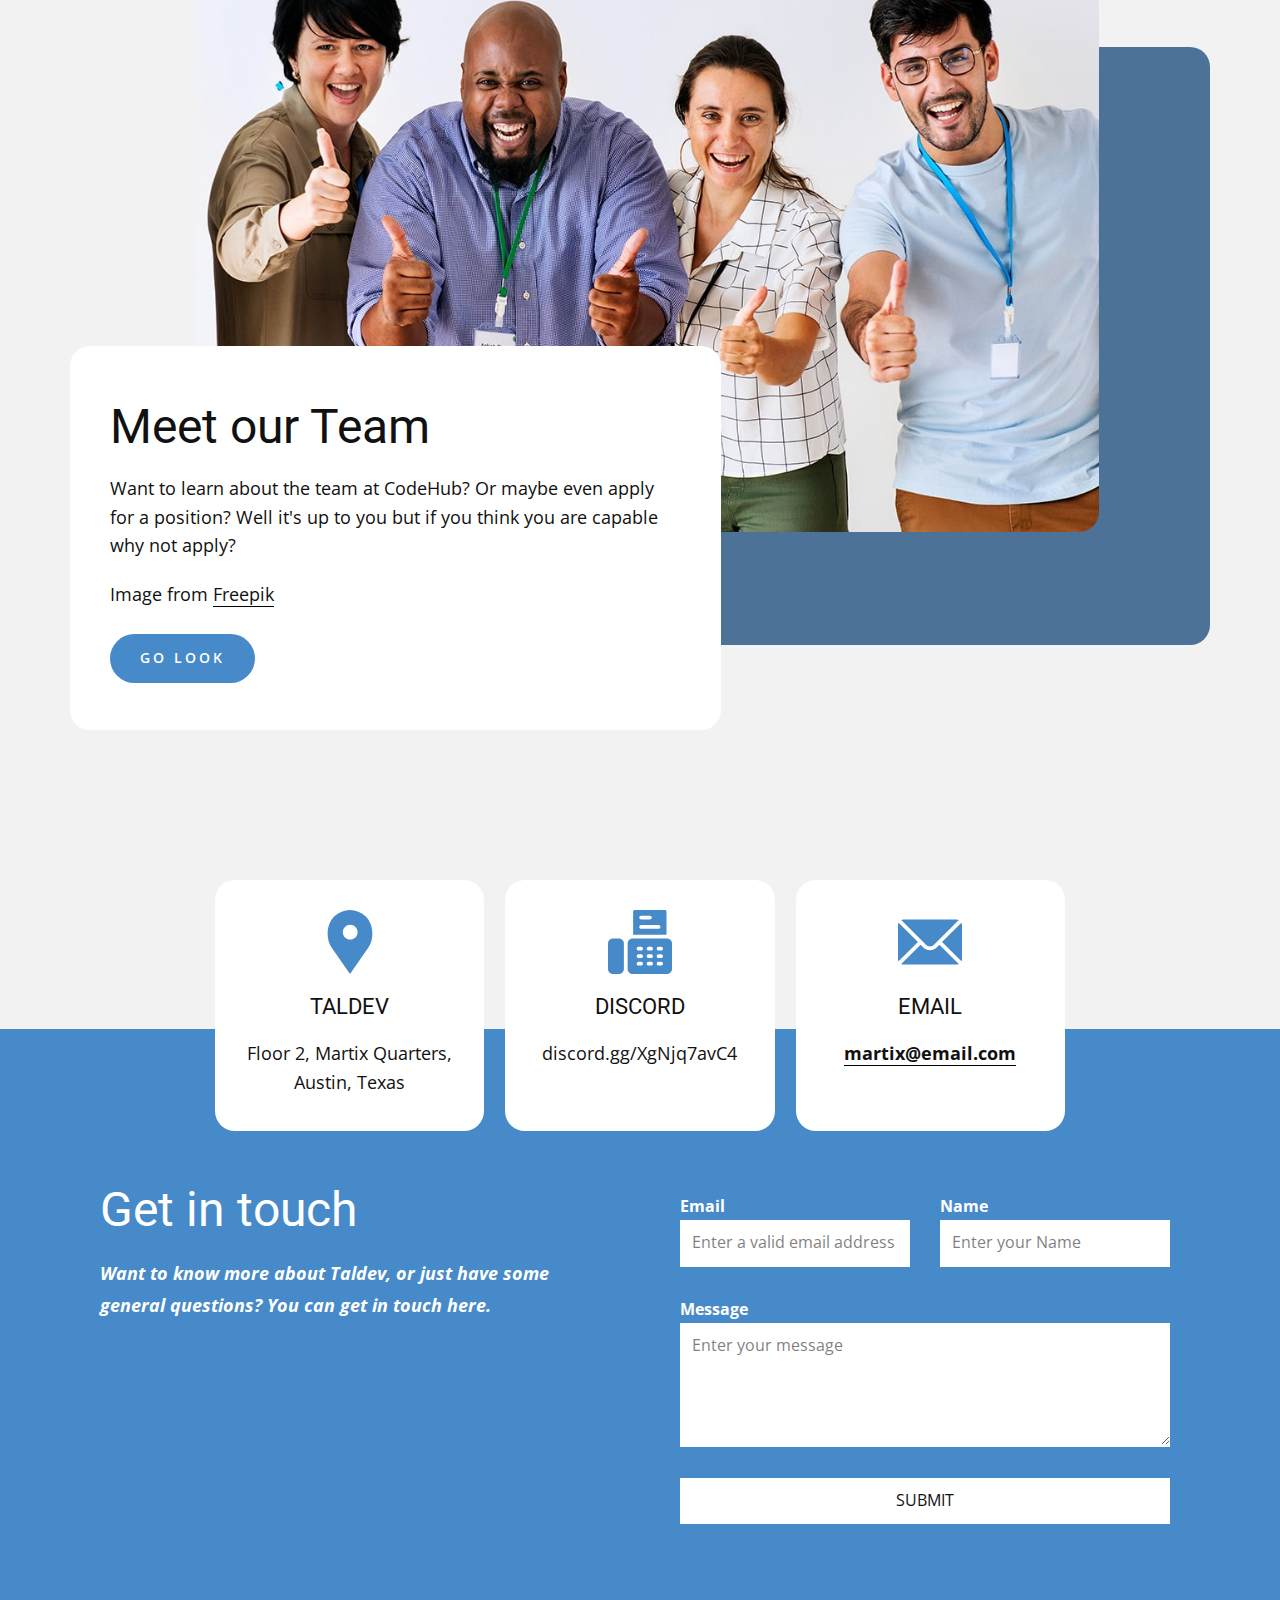
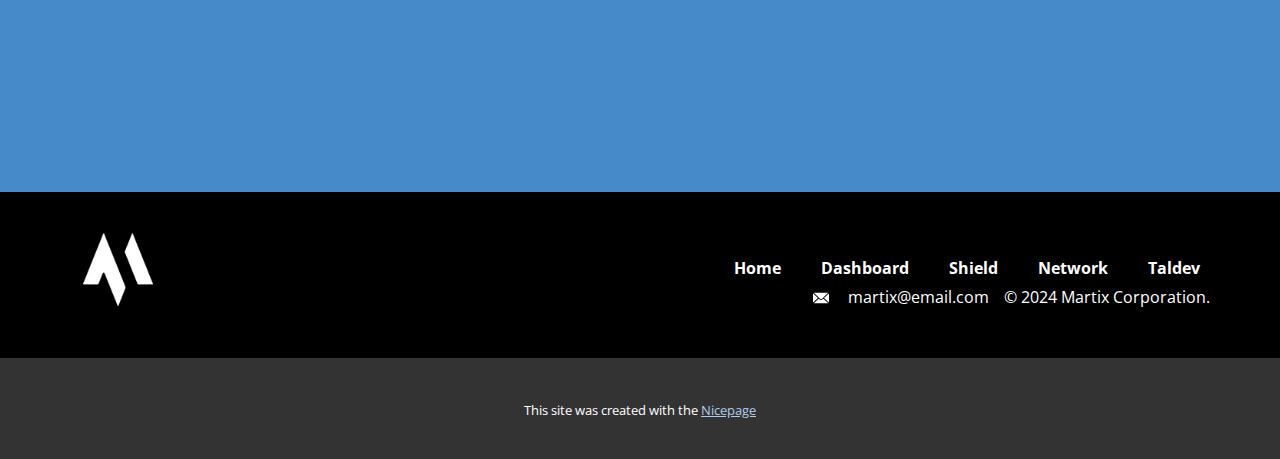
<file: CodeHub.html>
<!DOCTYPE html>
<html style="font-size: 16px;" lang="en"><head>
    <meta name="viewport" content="width=device-width, initial-scale=1.0">
    <meta charset="utf-8">
    <meta name="keywords" content="Mobile App Development, ​We create super-awesome designs, ​Build your dream website today, ​Let&amp;apos;s Get Started, ​How We Help People, Effective Teams, Get in touch">
    <meta name="description" content="">
    <title>CodeHub</title>
    <link rel="stylesheet" href="nicepage.css" media="screen">
<link rel="stylesheet" href="CodeHub.css" media="screen">
    <script class="u-script" type="text/javascript" src="jquery.js" defer=""></script>
    <script class="u-script" type="text/javascript" src="nicepage.js" defer=""></script>
    <meta name="generator" content="Nicepage 6.8.9, nicepage.com">
    <meta name="referrer" content="origin">
    <link id="u-theme-google-font" rel="stylesheet" href="https://fonts.googleapis.com/css?family=Roboto:100,100i,300,300i,400,400i,500,500i,700,700i,900,900i|Open+Sans:300,300i,400,400i,500,500i,600,600i,700,700i,800,800i">
    <link id="u-page-google-font" rel="stylesheet" href="https://fonts.googleapis.com/css?family=Oswald:200,300,400,500,600,700|Montserrat:100,100i,200,200i,300,300i,400,400i,500,500i,600,600i,700,700i,800,800i,900,900i">
    
    
    
    
    
    
    
    
    
    
    <script type="application/ld+json">{
		"@context": "http://schema.org",
		"@type": "Organization",
		"name": "Martix",
		"logo": "images/Untitled_design-removebg-preview.png"
}</script>
    <meta name="theme-color" content="#478ac9">
    <meta property="og:title" content="CodeHub">
    <meta property="og:description" content="">
    <meta property="og:type" content="website">
  <meta data-intl-tel-input-cdn-path="intlTelInput/"></head>
  <body data-path-to-root="./" data-include-products="false" class="u-body u-xl-mode" data-lang="en"><header class="u-clearfix u-header" id="sec-a3e0" data-animation-name="" data-animation-duration="0" data-animation-delay="0" data-animation-direction=""><div class="u-clearfix u-sheet u-valign-bottom u-sheet-1">
        <nav class="u-menu u-menu-one-level u-offcanvas u-menu-1">
          <div class="menu-collapse" style="font-size: 1rem; letter-spacing: 0px;">
            <a class="u-button-style u-custom-left-right-menu-spacing u-custom-padding-bottom u-custom-text-active-color u-custom-text-color u-custom-text-hover-color u-custom-top-bottom-menu-spacing u-nav-link u-text-active-palette-1-base u-text-hover-palette-2-base" href="#">
              <svg class="u-svg-link" viewBox="0 0 24 24"><use xlink:href="#menu-hamburger"></use></svg>
              <svg class="u-svg-content" version="1.1" id="menu-hamburger" viewBox="0 0 16 16" x="0px" y="0px" xmlns:xlink="http://www.w3.org/1999/xlink" xmlns="http://www.w3.org/2000/svg"><g><rect y="1" width="16" height="2"></rect><rect y="7" width="16" height="2"></rect><rect y="13" width="16" height="2"></rect>
</g></svg>
            </a>
          </div>
          <div class="u-custom-menu u-nav-container">
            <ul class="u-nav u-unstyled u-nav-1"><li class="u-nav-item"><a class="u-button-style u-nav-link u-text-active-palette-1-base u-text-black u-text-hover-palette-1-base" href="Home.html" style="padding: 10px 20px;">Home</a>
</li><li class="u-nav-item"><a class="u-button-style u-nav-link u-text-active-palette-1-base u-text-black u-text-hover-palette-1-base" href="Shield.html" style="padding: 10px 20px;">Shield</a>
</li><li class="u-nav-item"><a class="u-button-style u-nav-link u-text-active-palette-1-base u-text-black u-text-hover-palette-1-base" href="Network.html" style="padding: 10px 20px;">Network</a>
</li><li class="u-nav-item"><a class="u-button-style u-nav-link u-text-active-palette-1-base u-text-black u-text-hover-palette-1-base" href="Get-Started.html" style="padding: 10px 20px;">Get Started</a>
</li></ul>
          </div>
          <div class="u-custom-menu u-nav-container-collapse">
            <div class="u-black u-container-style u-inner-container-layout u-opacity u-opacity-95 u-sidenav">
              <div class="u-inner-container-layout u-sidenav-overflow">
                <div class="u-menu-close"></div>
                <ul class="u-align-center u-nav u-popupmenu-items u-unstyled u-nav-2"><li class="u-nav-item"><a class="u-button-style u-nav-link" href="Home.html">Home</a>
</li><li class="u-nav-item"><a class="u-button-style u-nav-link" href="Shield.html">Shield</a>
</li><li class="u-nav-item"><a class="u-button-style u-nav-link" href="Network.html">Network</a>
</li><li class="u-nav-item"><a class="u-button-style u-nav-link" href="Get-Started.html">Get Started</a>
</li></ul>
              </div>
            </div>
            <div class="u-black u-menu-overlay u-opacity u-opacity-70"></div>
          </div>
        </nav>
        <img class="u-image u-image-contain u-image-default u-preserve-proportions u-image-1" src="images/Untitleddesign2.png" alt="" data-image-width="500" data-image-height="500">
      </div></header> 
    <section class="u-align-right u-clearfix u-image u-shading u-section-1" id="sec-2e45">
      <div class="u-clearfix u-sheet u-sheet-1">
        <div class="u-list u-list-1">
          <div class="u-repeater u-repeater-1">
            <div class="u-align-center u-container-style u-list-item u-radius-20 u-repeater-item u-shape-round u-video-cover u-white u-list-item-1">
              <div class="u-container-layout u-similar-container u-valign-middle u-container-layout-1"><span class="u-grey-10 u-icon u-icon-circle u-text-palette-1-base u-icon-1"><svg class="u-svg-link" preserveAspectRatio="xMidYMin slice" viewBox="0 0 512 512" style=""><use xlink:href="#svg-d293"></use></svg><svg class="u-svg-content" viewBox="0 0 512 512" x="0px" y="0px" id="svg-d293" style="enable-background:new 0 0 512 512;"><g><g><path d="M386.607,304.394L367.213,285l19.393-19.393c5.859-5.858,5.859-15.356,0-21.214c-5.857-5.858-15.355-5.858-21.213,0    L346,263.787l-19.394-19.394c-5.857-5.858-15.355-5.858-21.213,0c-5.858,5.858-5.858,15.355,0,21.213L324.787,285l-19.393,19.393    c-5.858,5.858-5.858,15.355,0,21.213c5.857,5.857,15.355,5.858,21.213,0L346,306.213l19.394,19.394    c5.857,5.857,15.355,5.858,21.213,0C392.465,319.749,392.465,310.252,386.607,304.394z"></path>
</g>
</g><g><g><path d="M206.607,184.394L187.213,165l19.393-19.393c5.858-5.858,5.858-15.355,0-21.213c-5.857-5.858-15.355-5.858-21.213,0    L166,143.787l-19.394-19.394c-5.857-5.858-15.355-5.858-21.213,0c-5.858,5.858-5.858,15.355,0,21.213L144.787,165l-19.393,19.393    c-5.859,5.858-5.859,15.356,0,21.214c5.857,5.857,15.355,5.858,21.213,0L166,186.213l19.394,19.394    c5.857,5.857,15.355,5.858,21.213,0C212.465,199.749,212.465,190.252,206.607,184.394z"></path>
</g>
</g><g><g><path d="M416.606,124.394l-30-30c-0.029-0.029-0.06-0.052-0.089-0.081c-5.916-5.822-15.373-5.668-21.124,0.081l-30,30    c-5.858,5.858-5.858,15.355,0,21.213c5.857,5.858,15.355,5.858,21.213,0l4.394-4.394V180H256c-8.284,0-15,6.716-15,15v75h-32.58    c-6.192-17.459-22.865-30-42.42-30c-24.813,0-45,20.187-45,45s20.187,45,45,45c19.555,0,36.228-12.541,42.42-30H256    c8.284,0,15-6.716,15-15v-75h105c8.284,0,15-6.716,15-15v-53.787l4.394,4.394C398.322,148.535,402.161,150,406,150    s7.678-1.465,10.606-4.393C422.464,139.749,422.464,130.252,416.606,124.394z M166,300c-8.271,0-15-6.729-15-15s6.729-15,15-15    s15,6.729,15,15S174.271,300,166,300z"></path>
</g>
</g><g><g><path d="M467,0H45C20.187,0,0,20.187,0,45c0,19.555,12.541,36.228,30,42.42V345c0,24.813,20.187,45,45,45h166v34.58    c-17.459,6.192-30,22.865-30,42.42c0,24.813,20.187,45,45,45s45-20.187,45-45c0-19.555-12.541-36.228-30-42.42V390h166    c24.813,0,45-20.187,45-45V87.42c17.459-6.192,30-22.865,30-42.42C512,20.187,491.813,0,467,0z M256,482c-8.271,0-15-6.729-15-15    s6.729-15,15-15s15,6.729,15,15S264.271,482,256,482z M452,345c0,8.271-6.729,15-15,15H75c-8.271,0-15-6.729-15-15V90h392V345z     M467,60H45c-8.271,0-15-6.729-15-15s6.729-15,15-15h422c8.271,0,15,6.729,15,15S475.271,60,467,60z"></path>
</g>
</g></svg></span>
                <h4 class="u-text u-text-1">strategy</h4>
              </div>
            </div>
            <div class="u-align-center u-container-style u-list-item u-radius-20 u-repeater-item u-shape-round u-video-cover u-white u-list-item-2">
              <div class="u-container-layout u-similar-container u-valign-middle u-container-layout-2"><span class="u-grey-10 u-icon u-icon-circle u-text-palette-1-base u-icon-2"><svg class="u-svg-link" preserveAspectRatio="xMidYMin slice" viewBox="0 0 512 512" style=""><use xlink:href="#svg-ddc0"></use></svg><svg class="u-svg-content" viewBox="0 0 512 512" x="0px" y="0px" id="svg-ddc0" style="enable-background:new 0 0 512 512;"><g><g><path d="M497,0h-60c-8.284,0-15,6.716-15,15v15H298.42C292.228,12.542,275.555,0,256,0s-36.228,12.542-42.42,30H90V15    c0-8.284-6.716-15-15-15H15C6.716,0,0,6.716,0,15v60c0,8.284,6.716,15,15,15h60c8.284,0,15-6.716,15-15V59.8h62.377    c-54.116,34.274-87.012,92.175-90.969,153.642C43.738,219.518,31,236.294,31,256c0,24.813,20.187,45,45,45s45-20.187,45-45    c0-19.38-12.315-35.938-29.53-42.26c5.326-70.647,56.198-131.494,124.226-148.758C223.07,79.794,238.361,90,256,90    c17.639,0,32.93-10.206,40.304-25.017c68.029,17.264,118.9,78.111,124.226,148.758C403.315,220.062,391,236.62,391,256    c0,24.813,20.187,45,45,45s45-20.187,45-45c0-19.706-12.738-36.482-30.408-42.558C446.627,151.852,413.633,94.207,359.623,60H422    v15c0,8.284,6.716,15,15,15h60c8.284,0,15-6.716,15-15V15C512,6.716,505.284,0,497,0z M60,60H30V30h30V60z M76,271    c-8.271,0-15-6.729-15-15s6.729-15,15-15s15,6.729,15,15S84.271,271,76,271z M256,60c-8.271,0-15-6.729-15-15s6.729-15,15-15    s15,6.729,15,15S264.271,60,256,60z M436,241c8.271,0,15,6.729,15,15s-6.729,15-15,15s-15-6.729-15-15S427.729,241,436,241z     M482,60h-30V30h30V60z"></path>
</g>
</g><g><g><path d="M388.48,307.679l-120-179.999c-0.004-0.006-0.009-0.012-0.013-0.019c-0.043-0.064-0.09-0.125-0.134-0.188    c-0.206-0.299-0.423-0.587-0.649-0.868c-6.321-7.854-18.357-7.324-24.017,0.868c-0.044,0.063-0.091,0.124-0.134,0.188    c-0.004,0.007-0.009,0.012-0.013,0.019l-120,180c-3.967,5.949-3.182,13.871,1.874,18.927    c29.927,29.927,48.975,69.047,54.164,110.901c-2.329,1.883-4.578,3.899-6.71,6.081C158.759,458.001,151,476.97,151,497    c0,8.284,6.716,15,15,15h180c8.284,0,15-6.716,15-15c0-20.03-7.759-38.999-21.847-53.412c-2.133-2.182-4.381-4.198-6.711-6.081    c5.188-41.856,24.236-80.976,54.163-110.9C391.662,321.551,392.447,313.628,388.48,307.679z M256,301c8.271,0,15,6.729,15,15    s-6.729,15-15,15s-15-6.729-15-15S247.729,301,256,301z M183.558,482c6.241-17.833,23.159-31,42.442-31h60    c19.283,0,36.201,13.167,42.442,31H183.558z M304.245,423.283C298.345,421.777,292.229,421,286,421h-60    c-6.229,0-12.345,0.777-18.245,2.284c-7.02-40.429-25.251-78.221-52.65-108.899L241,185.542v88.039    c-17.459,6.192-30,22.865-30,42.42c0,24.813,20.187,45,45,45s45-20.187,45-45c0-19.555-12.541-36.228-30-42.42v-88.039    l85.896,128.843C329.496,345.06,311.264,382.853,304.245,423.283z"></path>
</g>
</g></svg></span>
                <h4 class="u-text u-text-2">ux Design</h4>
              </div>
            </div>
            <div class="u-align-center u-container-style u-list-item u-radius-20 u-repeater-item u-shape-round u-video-cover u-white u-list-item-3">
              <div class="u-container-layout u-similar-container u-valign-middle u-container-layout-3"><span class="u-grey-10 u-icon u-icon-circle u-text-palette-1-base u-icon-3"><svg class="u-svg-link" preserveAspectRatio="xMidYMin slice" viewBox="0 0 512 512" style=""><use xlink:href="#svg-ce99"></use></svg><svg class="u-svg-content" viewBox="0 0 512 512" x="0px" y="0px" id="svg-ce99" style="enable-background:new 0 0 512 512;"><g><g><path d="M0,15.845v420.259h164.332v30.049h-30.036v30.001h243.407v-30.001h-30.036v-30.049H512V15.845H0z M317.665,466.153    H194.334v-30.049h123.332V466.153z M481.999,406.103H30.001v-60.075h451.997V406.103z M481.999,316.027H30.001V45.847h451.997    V316.027z"></path>
</g>
</g><g><g><polygon points="203.943,126.712 182.729,105.498 107.29,180.937 182.729,256.375 203.943,235.161 149.718,180.937   "></polygon>
</g>
</g><g><g><polygon points="329.271,105.498 308.057,126.712 362.282,180.937 308.057,235.161 329.271,256.375 404.709,180.937   "></polygon>
</g>
</g><g><g><rect x="166.742" y="165.947" transform="matrix(0.1951 -0.9808 0.9808 0.1951 28.5815 396.7237)" width="178.511" height="30.002"></rect>
</g>
</g></svg></span>
                <h4 class="u-text u-text-3">development</h4>
              </div>
            </div>
            <div class="u-align-center u-container-style u-list-item u-radius-20 u-repeater-item u-shape-round u-video-cover u-white u-list-item-4">
              <div class="u-container-layout u-similar-container u-valign-middle u-container-layout-4"><span class="u-grey-10 u-icon u-icon-circle u-text-palette-1-base u-icon-4"><svg class="u-svg-link" preserveAspectRatio="xMidYMin slice" viewBox="0 0 24 24" style=""><use xlink:href="#svg-4417"></use></svg><svg class="u-svg-content" viewBox="0 0 24 24" id="svg-4417"><path d="m22.25 20h-20.5c-.965 0-1.75-.785-1.75-1.75v-12.5c0-.965.785-1.75 1.75-1.75h1.68c.414 0 .75.336.75.75s-.336.75-.75.75h-1.68c-.136 0-.25.114-.25.25v12.5c0 .136.114.25.25.25h20.5c.136 0 .25-.114.25-.25v-12.5c0-.136-.114-.25-.25-.25h-1.68c-.414 0-.75-.336-.75-.75s.336-.75.75-.75h1.68c.965 0 1.75.785 1.75 1.75v12.5c0 .965-.785 1.75-1.75 1.75z"></path><path d="m16.25 24h-8.5c-.414 0-.75-.336-.75-.75s.336-.75.75-.75h8.5c.414 0 .75.336.75.75s-.336.75-.75.75z"></path><path d="m12 24c-.414 0-.75-.336-.75-.75v-4c0-.414.336-.75.75-.75s.75.336.75.75v4c0 .414-.336.75-.75.75z"></path><path d="m14 4.5h-4c-.414 0-.75-.336-.75-.75 0-1.517 1.233-2.75 2.75-2.75s2.75 1.233 2.75 2.75c0 .414-.336.75-.75.75zm-3-1.5h2c-.229-.304-.591-.5-1-.5s-.771.196-1 .5z"></path><path d="m13.601 3.3c-.069 0-.139-.01-.208-.029-.398-.115-.628-.53-.513-.929.397-1.379 1.68-2.342 3.12-2.342.414 0 .75.336.75.75s-.336.75-.75.75c-.775 0-1.466.518-1.679 1.258-.095.328-.395.542-.72.542z"></path><path d="m10.399 3.3c-.326 0-.625-.214-.72-.542-.213-.74-.904-1.258-1.679-1.258-.414 0-.75-.336-.75-.75s.336-.75.75-.75c1.44 0 2.723.963 3.121 2.342.115.398-.115.813-.513.929-.07.019-.14.029-.209.029z"></path><path d="m14.75 7c-.336 0-.642-.228-.727-.568-.101-.401.144-.809.545-.909l1.666-.416.846-1.691c.186-.371.636-.521 1.006-.336.371.186.521.636.335 1.006l-1 2c-.098.196-.276.34-.489.393l-2 .5c-.061.014-.122.021-.182.021z"></path><path d="m17.75 12c-.275 0-.54-.151-.671-.415l-.886-1.771-1.771-.858c-.373-.181-.528-.629-.348-1.002s.629-.527 1.002-.348l2 .97c.149.072.27.191.344.34l1 2c.185.37.035.82-.335 1.006-.107.053-.222.078-.335.078z"></path><path d="m9.25 7c-.06 0-.121-.007-.182-.022l-2-.5c-.213-.053-.391-.197-.489-.393l-1-2c-.185-.37-.035-.82.335-1.006.372-.185.821-.035 1.006.336l.846 1.691 1.666.416c.402.101.646.508.545.909-.084.341-.391.569-.727.569z"></path><path d="m6.25 12c-.113 0-.227-.025-.335-.079-.371-.186-.521-.636-.335-1.006l1-2c.074-.148.195-.268.344-.34l2-.97c.372-.178.821-.025 1.001.348.181.373.025.821-.348 1.002l-1.77.858-.886 1.771c-.131.265-.397.416-.671.416z"></path><path d="m12 13c-1.93 0-3.5-1.57-3.5-3.5v-5.75c0-.414.336-.75.75-.75h5.5c.414 0 .75.336.75.75v5.75c0 1.93-1.57 3.5-3.5 3.5zm-2-8.5v5c0 1.103.897 2 2 2s2-.897 2-2v-5z"></path><path d="m12 13c-.414 0-.75-.336-.75-.75v-8.5c0-.414.336-.75.75-.75s.75.336.75.75v8.5c0 .414-.336.75-.75.75z"></path></svg></span>
                <h4 class="u-text u-text-4">testing</h4>
              </div>
            </div>
          </div>
        </div>
        <h1 class="u-align-left u-custom-font u-font-oswald u-text u-text-body-alt-color u-text-5">Learn to Code - CodeHub</h1>
      </div>
    </section>
    <section class="u-align-center-lg u-align-center-md u-align-center-xl u-align-left-sm u-align-left-xs u-clearfix u-grey-5 u-section-2" id="carousel_e8ef">
      <div class="u-clearfix u-sheet u-valign-middle u-sheet-1">
        <h2 class="u-text u-text-1"> Free Forever</h2>
        <p class="u-text u-text-2">Although you can upgrade you get a lot of free perks that will not disrupt or slower your learning!</p>
        <div class="u-expanded-width u-list u-list-1">
          <div class="u-repeater u-repeater-1">
            <div class="u-align-left u-container-style u-list-item u-radius-20 u-repeater-item u-shape-round u-white u-list-item-1">
              <div class="u-container-layout u-similar-container u-container-layout-1"><span class="u-file-icon u-icon u-icon-circle u-palette-1-base u-text-white u-icon-1"><img src="images/1828743-b773816f.png" alt=""></span>
                <h5 class="u-custom-font u-text u-text-font u-text-3">Easy Learning</h5>
                <p class="u-text u-text-4">We repeat things over and over, slowly ask you to put things together, this helps you learn!</p>
              </div>
            </div>
            <div class="u-align-left u-container-style u-list-item u-radius-20 u-repeater-item u-shape-round u-white u-list-item-2">
              <div class="u-container-layout u-similar-container u-container-layout-2"><span class="u-file-icon u-icon u-icon-circle u-palette-1-base u-text-white u-icon-2"><img src="images/1828743-b773816f.png" alt=""></span>
                <h5 class="u-custom-font u-text u-text-font u-text-5">ProjectHub Support</h5>
                <p class="u-text u-text-6">Get support with the CodeHub​ using our ProjectHub, we've got easy ways for you to ask questions from the CodeHub to ProjectHub.</p>
              </div>
            </div>
            <div class="u-align-left u-container-style u-list-item u-radius-20 u-repeater-item u-shape-round u-white u-list-item-3">
              <div class="u-container-layout u-similar-container u-container-layout-3"><span class="u-file-icon u-icon u-icon-circle u-palette-1-base u-text-white u-icon-3"><img src="images/1828743-b773816f.png" alt=""></span>
                <h5 class="u-custom-font u-text u-text-font u-text-7">Many Languages </h5>
                <p class="u-text u-text-8">There are many languages you can learn such as HTML, C/C++/, JavaScript, Python and so much more!</p>
              </div>
            </div>
            <div class="u-align-left u-container-style u-list-item u-radius-20 u-repeater-item u-shape-round u-white u-list-item-4">
              <div class="u-container-layout u-similar-container u-container-layout-4"><span class="u-file-icon u-icon u-icon-circle u-palette-1-base u-text-white u-icon-4"><img src="images/1828743-b773816f.png" alt=""></span>
                <h5 class="u-custom-font u-text u-text-font u-text-9">Discord Server</h5>
                <p class="u-text u-text-10">You can join the Discord Server for free and also earn a role on the server too! </p>
              </div>
            </div>
          </div>
        </div>
      </div>
    </section>
    <section class="u-clearfix u-section-3" id="carousel_e34a">
      <div class="u-clearfix u-sheet u-valign-middle-md u-valign-middle-sm u-valign-middle-xl u-valign-middle-xs u-sheet-1">
        <div class="u-expanded-width-md u-expanded-width-sm u-expanded-width-xs u-palette-1-base u-radius-20 u-shape u-shape-round u-shape-1"></div>
        <img class="u-image u-image-round u-radius-20 u-image-1" src="images/vvv.jpg" data-image-width="1139" data-image-height="1080">
        <div class="u-container-style u-group u-group-1">
          <div class="u-container-layout u-valign-top u-container-layout-1">
            <h3 class="u-text u-text-body-alt-color u-text-default u-text-1"> Why choose Taldev's CodeHub though?<br>
            </h3>
            <p class="u-text u-text-body-alt-color u-text-2">Well why not is the question, and I can't think why you shouldn't. We are the only service that is actually free, yes we have more plans but&nbsp; you get a lot out of the free plan and we'll never ask you to upgrade<br>
            </p>
            <a href="#" class="u-active-white u-border-2 u-border-white u-btn u-btn-round u-button-style u-hover-white u-none u-radius-50 u-btn-1">Start Learning </a>
          </div>
        </div>
      </div>
    </section>
    <section class="u-clearfix u-section-4" id="carousel_fd61">
      <div class="u-clearfix u-sheet u-valign-middle u-sheet-1">
        <div class="data-layout-selected u-clearfix u-expanded-width u-layout-wrap u-layout-wrap-1">
          <div class="u-layout">
            <div class="u-layout-row">
              <div class="u-align-center u-container-style u-layout-cell u-size-20-lg u-size-20-xl u-size-28-md u-size-28-sm u-size-28-xs u-layout-cell-1">
                <div class="u-container-layout u-valign-middle-lg u-valign-middle-md u-valign-middle-sm u-valign-middle-xl u-container-layout-1">
                  <div class="u-expanded-width-xs u-palette-1-base u-preserve-proportions u-shape u-shape-circle u-shape-1">
                    <div class="u-preserve-proportions-child" style="padding-top: 100%;"></div>
                  </div>
                  <img class="u-image u-image-contain u-image-round u-radius-30 u-image-1" src="images/phone-2-min.png" alt="" data-image-width="406" data-image-height="718">
                </div>
              </div>
              <div class="u-align-left u-container-style u-layout-cell u-size-32-md u-size-32-sm u-size-32-xs u-size-40-lg u-size-40-xl u-layout-cell-2">
                <div class="u-container-layout u-container-layout-2">
                  <h5 class="u-custom-font u-text u-text-font u-text-1">about us</h5>
                  <h2 class="u-text u-text-2"> Build your dream future with us.</h2>
                  <p class="u-text u-text-3">We will build your dream future, you can trust us 100% to give you quality service.</p>
                  <ul class="u-custom-list u-text u-text-default u-text-4">
                    <li>
                      <div class="u-list-icon u-text-palette-1-base">
                        <div xmlns="http://www.w3.org/2000/svg" xmlns:xlink="http://www.w3.org/1999/xlink" version="1.1" xml:space="preserve" class="u-svg-content">►</div>
                      </div> Free Courses
                    </li>
                    <li>
                      <div class="u-list-icon u-text-palette-1-base">
                        <div xmlns="http://www.w3.org/2000/svg" xmlns:xlink="http://www.w3.org/1999/xlink" version="1.1" xml:space="preserve" class="u-svg-content">►</div>
                      </div>Many Languages
                    </li>
                  </ul>
                </div>
              </div>
            </div>
          </div>
        </div>
      </div>
    </section>
    <section class="u-clearfix u-grey-5 u-section-5" id="carousel_b522">
      <div class="u-clearfix u-sheet u-valign-middle u-sheet-1">
        <div class="data-layout-selected u-clearfix u-expanded-width u-layout-wrap u-layout-wrap-1">
          <div class="u-layout">
            <div class="u-layout-row">
              <div class="u-align-center-sm u-align-center-xs u-align-left-md u-container-style u-layout-cell u-size-14-md u-size-14-sm u-size-14-xs u-size-8-lg u-size-8-xl u-white u-layout-cell-1">
                <div class="u-container-layout u-valign-middle u-container-layout-1"><span class="u-file-icon u-icon u-icon-circle u-palette-1-base u-text-white u-icon-1"><img src="images/4185218-c1fd07ab.png" alt=""></span>
                </div>
              </div>
              <div class="u-align-center-sm u-align-center-xs u-container-style u-layout-cell u-size-35-lg u-size-39-xl u-size-46-md u-size-46-sm u-size-46-xs u-white u-layout-cell-2">
                <div class="u-container-layout u-valign-middle u-container-layout-2">
                  <h2 class="u-text u-text-default u-text-1"> Let's Get Started</h2>
                  <h6 class="u-custom-font u-font-montserrat u-text u-text-2">Think your ready to start coding? Well let's get right to it! Just click the button "Start Learning"!</h6>
                </div>
              </div>
              <div class="u-align-center-lg u-align-center-sm u-align-center-xl u-align-center-xs u-align-left-md u-container-style u-layout-cell u-size-13-xl u-size-17-lg u-size-60-md u-size-60-sm u-size-60-xs u-white u-layout-cell-3">
                <div class="u-container-layout u-container-layout-3">
                  <a href="#" class="u-btn u-btn-round u-button-style u-hover-palette-1-light-1 u-palette-1-base u-radius-50 u-btn-1">Start Learning </a>
                </div>
              </div>
            </div>
          </div>
        </div>
      </div>
    </section>
    <section class="u-align-center-lg u-align-center-md u-align-center-sm u-align-center-xs u-clearfix u-section-6" id="sec-9e59">
      <div class="u-clearfix u-sheet u-valign-middle u-sheet-1">
        <img class="u-image u-image-round u-radius-20 u-image-1" src="images/ret-min.jpg" data-image-width="1600" data-image-height="1067">
        <div class="u-shape u-shape-svg u-text-palette-1-base u-shape-1">
          <svg class="u-svg-link" preserveAspectRatio="none" viewBox="0 0 160 160" style=""><use xlink:href="#svg-db78"></use></svg>
          <svg class="u-svg-content" viewBox="0 0 160 160" x="0px" y="0px" id="svg-db78"><path d="M114.3,152.3l38-38C144.4,130.9,130.9,144.4,114.3,152.3z M117.1,9.1l-108,108c0.8,1.6,1.7,3.2,2.7,4.8l110-110
	C120.3,10.9,118.7,10,117.1,9.1z M97.5,2L2,97.5c0.4,2,1,4,1.5,5.9l99.9-99.9C101.5,2.9,99.5,2.4,97.5,2z M80,160c2,0,4-0.1,5.9-0.2
	l73.9-73.9c0.1-2,0.2-3.9,0.2-5.9c0-0.6,0-1.2,0-1.9L78.1,160C78.8,160,79.4,160,80,160z M34.9,146.1c1.5,1,3,2,4.6,2.9L149,39.5
	c-0.9-1.6-1.9-3.1-2.9-4.6L34.9,146.1z M132.7,19.8L19.8,132.7c1.2,1.3,2.3,2.6,3.6,3.9L136.6,23.4C135.3,22.2,134,21,132.7,19.8z
	 M59.6,157.4l97.8-97.8c-0.5-1.9-1.1-3.8-1.7-5.7L53.9,155.6C55.8,156.3,57.7,156.9,59.6,157.4z M7.6,45.9L45.9,7.6
	C29.1,15.5,15.5,29.1,7.6,45.9z M80,0c-2.6,0-5.1,0.1-7.6,0.4l-72,72C0.1,74.9,0,77.4,0,80c0,0.1,0,0.2,0,0.2L80.2,0
	C80.2,0,80.1,0,80,0z"></path></svg>
        </div>
        <div class="u-palette-1-base u-shape u-shape-circle u-shape-2"></div>
        <div class="u-align-left u-container-style u-grey-5 u-group u-radius-20 u-shape-round u-group-1">
          <div class="u-container-layout u-valign-middle u-container-layout-1">
            <h3 class="u-text u-text-1">Already know how to code?</h3>
            <p class="u-text u-text-2">Connect with developers with ProjectHub, a place to organise projects, connect, chat and more!</p>
            <a href="#" class="u-active-black u-border-none u-btn u-btn-round u-button-style u-hover-black u-palette-1-base u-radius-50 u-btn-1">Let's go there! </a>
          </div>
        </div>
        <img class="u-image u-image-round u-radius-20 u-image-2" src="images/fdffffff-min.jpg" data-image-width="1100" data-image-height="999">
      </div>
    </section>
    <section class="u-clearfix u-grey-5 u-section-7" id="sec-6caf">
      <div class="u-clearfix u-sheet u-valign-middle u-sheet-1">
        <div class="u-palette-1-dark-1 u-radius-20 u-shape u-shape-round u-shape-1"></div>
        <img src="images/sdag-min.jpg" alt="" class="u-image u-image-round u-radius-20 u-image-1">
        <div class="u-container-style u-group u-radius-20 u-shape-round u-white u-group-1">
          <div class="u-container-layout u-container-layout-1">
            <h2 class="u-text u-text-1">Meet our Team</h2>
            <p class="u-text u-text-2">Want to learn about the team at CodeHub? Or maybe even apply for a position? Well it's up to you but if you think you are capable why not apply?</p>
            <p class="u-text u-text-3">Image from <a href="https://freepik.com/photos/business" class="u-active-none u-border-1 u-border-black u-border-no-left u-border-no-right u-border-no-top u-btn u-button-link u-button-style u-hover-none u-none u-text-body-color u-btn-1">Freepik</a>
            </p>
            <a href="#" class="u-active-black u-border-none u-btn u-btn-round u-button-style u-hover-black u-palette-1-base u-radius-50 u-btn-2">Go Look </a>
          </div>
        </div>
      </div>
    </section>
    <section class="u-clearfix u-palette-1-base u-section-8" id="carousel_7650">
      <div class="u-expanded-width u-grey-5 u-shape u-shape-rectangle u-shape-1"></div>
      <div class="u-list u-list-1">
        <div class="u-repeater u-repeater-1">
          <div class="u-align-center u-container-style u-list-item u-radius-20 u-repeater-item u-shape-round u-white u-list-item-1">
            <div class="u-container-layout u-similar-container u-valign-top u-container-layout-1"><span class="u-icon u-icon-circle u-text-palette-1-base u-icon-1"><svg class="u-svg-link" preserveAspectRatio="xMidYMin slice" viewBox="0 0 52 52" style=""><use xlink:href="#svg-077e"></use></svg><svg class="u-svg-content" viewBox="0 0 52 52" x="0px" y="0px" id="svg-077e" style="enable-background:new 0 0 52 52;"><path style="fill:currentColor;" d="M38.853,5.324L38.853,5.324c-7.098-7.098-18.607-7.098-25.706,0h0
	C6.751,11.72,6.031,23.763,11.459,31L26,52l14.541-21C45.969,23.763,45.249,11.72,38.853,5.324z M26.177,24c-3.314,0-6-2.686-6-6
	s2.686-6,6-6s6,2.686,6,6S29.491,24,26.177,24z"></path></svg></span>
              <h4 class="u-text u-text-1">Taldev</h4>
              <p class="u-text u-text-2">Floor 2, Martix Quarters,<br>Austin, Texas
              </p>
            </div>
          </div>
          <div class="u-align-center u-container-style u-list-item u-radius-20 u-repeater-item u-shape-round u-white u-list-item-2">
            <div class="u-container-layout u-similar-container u-valign-top u-container-layout-2"><span class="u-icon u-icon-circle u-text-palette-1-base u-icon-2"><svg class="u-svg-link" preserveAspectRatio="xMidYMin slice" viewBox="0 0 512 512" style=""><use xlink:href="#svg-d01e"></use></svg><svg class="u-svg-content" viewBox="0 0 512 512" id="svg-d01e"><path d="m201 12.714v184.286h267v-184.286c0-7.022-5.692-12.714-12.714-12.714h-241.572c-7.022 0-12.714 5.692-12.714 12.714zm63.89 33.131h70.271c8.284 0 15 6.716 15 15s-6.716 15-15 15h-70.271c-8.284 0-15-6.716-15-15s6.715-15 15-15zm0 75.142h139.22c8.284 0 15 6.716 15 15s-6.716 15-15 15h-139.22c-8.284 0-15-6.716-15-15s6.715-15 15-15z"></path><path d="m472 227h-275c-22.091 0-40 17.909-40 40v205c0 22.091 17.909 40 40 40h275c22.091 0 40-17.909 40-40v-205c0-22.091-17.909-40-40-40zm-207.5 217.5h-20c-8.284 0-15-6.716-15-15s6.716-15 15-15h20c8.284 0 15 6.716 15 15s-6.716 15-15 15zm0-60h-20c-8.284 0-15-6.716-15-15s6.716-15 15-15h20c8.284 0 15 6.716 15 15s-6.716 15-15 15zm0-60h-20c-8.284 0-15-6.716-15-15s6.716-15 15-15h20c8.284 0 15 6.716 15 15s-6.716 15-15 15zm80 120h-20c-8.284 0-15-6.716-15-15s6.716-15 15-15h20c8.284 0 15 6.716 15 15s-6.716 15-15 15zm0-60h-20c-8.284 0-15-6.716-15-15s6.716-15 15-15h20c8.284 0 15 6.716 15 15s-6.716 15-15 15zm0-60h-20c-8.284 0-15-6.716-15-15s6.716-15 15-15h20c8.284 0 15 6.716 15 15s-6.716 15-15 15zm80 120h-20c-8.284 0-15-6.716-15-15s6.716-15 15-15h20c8.284 0 15 6.716 15 15s-6.716 15-15 15zm0-60h-20c-8.284 0-15-6.716-15-15s6.716-15 15-15h20c8.284 0 15 6.716 15 15s-6.716 15-15 15zm0-60h-20c-8.284 0-15-6.716-15-15s6.716-15 15-15h20c8.284 0 15 6.716 15 15s-6.716 15-15 15z"></path><path d="m87 227h-47c-22.091 0-40 17.909-40 40v205c0 22.091 17.909 40 40 40h47c22.091 0 40-17.909 40-40v-205c0-22.091-17.909-40-40-40z"></path></svg></span>
              <h4 class="u-text u-text-3">Discord</h4>
              <p class="u-text u-text-4">discord.gg/XgNjq7avC4</p>
            </div>
          </div>
          <div class="u-align-center u-container-style u-list-item u-radius-20 u-repeater-item u-shape-round u-white u-list-item-3">
            <div class="u-container-layout u-similar-container u-valign-top u-container-layout-3"><span class="u-icon u-icon-circle u-text-palette-1-base u-icon-3"><svg class="u-svg-link" preserveAspectRatio="xMidYMin slice" viewBox="0 0 512 512" style=""><use xlink:href="#svg-9f82"></use></svg><svg class="u-svg-content" viewBox="0 0 512 512" x="0px" y="0px" id="svg-9f82" style="enable-background:new 0 0 512 512;"><g><g><path d="M507.49,101.721L352.211,256L507.49,410.279c2.807-5.867,4.51-12.353,4.51-19.279V121    C512,114.073,510.297,107.588,507.49,101.721z"></path>
</g>
</g><g><g><path d="M467,76H45c-6.927,0-13.412,1.703-19.279,4.51l198.463,197.463c17.548,17.548,46.084,17.548,63.632,0L486.279,80.51    C480.412,77.703,473.927,76,467,76z"></path>
</g>
</g><g><g><path d="M4.51,101.721C1.703,107.588,0,114.073,0,121v270c0,6.927,1.703,13.413,4.51,19.279L159.789,256L4.51,101.721z"></path>
</g>
</g><g><g><path d="M331,277.211l-21.973,21.973c-29.239,29.239-76.816,29.239-106.055,0L181,277.211L25.721,431.49    C31.588,434.297,38.073,436,45,436h422c6.927,0,13.412-1.703,19.279-4.51L331,277.211z"></path>
</g>
</g></svg></span>
              <h4 class="u-text u-text-5">Email</h4>
              <p class="u-text u-text-6">
                <a href="mailto:hello@theme.com" class="u-active-none u-border-1 u-border-black u-border-hover-black u-border-no-left u-border-no-right u-border-no-top u-bottom-left-radius-0 u-bottom-right-radius-0 u-btn u-button-link u-button-style u-hover-none u-none u-radius-0 u-text-body-color u-top-left-radius-0 u-top-right-radius-0 u-btn-1">martix@email.com</a>
              </p>
            </div>
          </div>
        </div>
      </div>
      <div class="data-layout-selected u-clearfix u-layout-wrap u-layout-wrap-1">
        <div class="u-layout">
          <div class="u-layout-row">
            <div class="u-align-left u-container-style u-layout-cell u-left-cell u-size-30 u-layout-cell-1">
              <div class="u-container-layout u-container-layout-4">
                <h2 class="u-text u-text-default u-text-7">Get in touch</h2>
                <h6 class="u-custom-font u-text u-text-font u-text-8">Want to know more about Taldev, or just have some general questions? You can get in touch here.</h6>
              </div>
            </div>
            <div class="u-container-style u-layout-cell u-right-cell u-size-30 u-layout-cell-2">
              <div class="u-container-layout u-valign-top u-container-layout-5">
                <div class="u-form u-form-1">
                  <form action="https://forms.nicepagesrv.com/v2/form/process" class="u-clearfix u-form-spacing-30 u-form-vertical u-inner-form" style="padding: 10px" source="email" name="form">
                    <div class="u-form-email u-form-group u-form-partition-factor-2">
                      <label for="email-319a" class="u-label u-text-body-alt-color u-label-1">Email</label>
                      <input type="email" placeholder="Enter a valid email address" id="email-319a" name="email" class="u-border-2 u-border-no-left u-border-no-right u-border-no-top u-border-white u-input u-input-rectangle" required="">
                    </div>
                    <div class="u-form-group u-form-name u-form-partition-factor-2">
                      <label for="name-319a" class="u-label u-text-body-alt-color u-label-2">Name</label>
                      <input type="text" placeholder="Enter your Name" id="name-319a" name="name" class="u-border-2 u-border-no-left u-border-no-right u-border-no-top u-border-white u-input u-input-rectangle" required="">
                    </div>
                    <div class="u-form-group u-form-message">
                      <label for="message-319a" class="u-label u-text-body-alt-color u-label-3">Message</label>
                      <textarea placeholder="Enter your message" rows="4" cols="50" id="message-319a" name="message" class="u-border-2 u-border-no-left u-border-no-right u-border-no-top u-border-white u-input u-input-rectangle" required=""></textarea>
                    </div>
                    <div class="u-align-left u-form-group u-form-submit">
                      <a href="#" class="u-btn u-btn-submit u-button-style u-white u-btn-2">Submit</a>
                      <input type="submit" value="submit" class="u-form-control-hidden">
                    </div>
                    <div class="u-form-send-message u-form-send-success"> Thank you! Your message has been sent. </div>
                    <div class="u-form-send-error u-form-send-message"> Unable to send your message. Please fix errors then try again. </div>
                    <input type="hidden" value="" name="recaptchaResponse">
                    <input type="hidden" name="formServices" value="d8f4f245-5d11-4c5f-e990-9919bc29f2ca">
                  </form>
                </div>
              </div>
            </div>
          </div>
        </div>
      </div>
    </section>
    
    
    
    <footer class="u-black u-clearfix u-footer" id="sec-b3c1"><div class="u-clearfix u-sheet u-sheet-1">
        <a href="#" class="u-image u-logo u-image-1" data-image-width="500" data-image-height="500">
          <img src="images/Untitled_design-removebg-preview.png" class="u-logo-image u-logo-image-1">
        </a>
        <p class="u-text u-text-default u-text-1"> © 2024 Martix Corporation.</p>
        <nav class="u-menu u-menu-one-level u-offcanvas u-menu-1">
          <div class="menu-collapse">
            <a class="u-button-style u-nav-link" href="#">
              <svg class="u-svg-link" viewBox="0 0 24 24"><use xlink:href="#menu-hamburger"></use></svg>
              <svg class="u-svg-content" version="1.1" id="menu-hamburger" viewBox="0 0 16 16" x="0px" y="0px" xmlns:xlink="http://www.w3.org/1999/xlink" xmlns="http://www.w3.org/2000/svg"><g><rect y="1" width="16" height="2"></rect><rect y="7" width="16" height="2"></rect><rect y="13" width="16" height="2"></rect>
</g></svg>
            </a>
          </div>
          <div class="u-custom-menu u-nav-container">
            <ul class="u-nav u-spacing-20 u-unstyled u-nav-1"><li class="u-nav-item"><a class="u-button-style u-nav-link u-text-active-white u-text-hover-palette-2-base u-text-white" href="Home.html" style="padding: 10px;">Home</a>
</li><li class="u-nav-item"><a class="u-button-style u-nav-link u-text-active-white u-text-hover-palette-2-base u-text-white" href="Dashboard.html" style="padding: 10px;">Dashboard</a>
</li><li class="u-nav-item"><a class="u-button-style u-nav-link u-text-active-white u-text-hover-palette-2-base u-text-white" href="Shield.html" style="padding: 10px;">Shield</a>
</li><li class="u-nav-item"><a class="u-button-style u-nav-link u-text-active-white u-text-hover-palette-2-base u-text-white" href="Network.html" style="padding: 10px;">Network</a>
</li><li class="u-nav-item"><a class="u-button-style u-nav-link u-text-active-white u-text-hover-palette-2-base u-text-white" href="Taldev.html" style="padding: 10px;">Taldev</a>
</li></ul>
          </div>
          <div class="u-custom-menu u-nav-container-collapse">
            <div class="u-black u-container-style u-inner-container-layout u-opacity u-opacity-95 u-sidenav u-sidenav-1">
              <div class="u-inner-container-layout u-sidenav-overflow">
                <div class="u-menu-close"></div>
                <ul class="u-align-center u-nav u-popupmenu-items u-unstyled u-nav-2"><li class="u-nav-item"><a class="u-button-style u-nav-link" href="Home.html">Home</a>
</li><li class="u-nav-item"><a class="u-button-style u-nav-link" href="Dashboard.html">Dashboard</a>
</li><li class="u-nav-item"><a class="u-button-style u-nav-link" href="Shield.html">Shield</a>
</li><li class="u-nav-item"><a class="u-button-style u-nav-link" href="Network.html">Network</a>
</li><li class="u-nav-item"><a class="u-button-style u-nav-link" href="Taldev.html">Taldev</a>
</li></ul>
              </div>
            </div>
            <div class="u-black u-menu-overlay u-opacity u-opacity-70"></div>
          </div>
        </nav>
        <a href="mailto:info@site.com" class="u-active-none u-btn u-btn-rectangle u-button-style u-hover-none u-none u-text-body-alt-color u-btn-1"><span class="u-icon u-text-white u-icon-1"><svg class="u-svg-content" viewBox="0 0 24 16" x="0px" y="0px" style="width: 1em; height: 1em;"><path fill="currentColor" d="M23.8,1.1l-7.3,6.8l7.3,6.8c0.1-0.2,0.2-0.6,0.2-0.9V2C24,1.7,23.9,1.4,23.8,1.1z M21.8,0H2.2
	c-0.4,0-0.7,0.1-1,0.2L10.6,9c0.8,0.8,2.2,0.8,3,0l9.2-8.7C22.6,0.1,22.2,0,21.8,0z M0.2,1.1C0.1,1.4,0,1.7,0,2V14
	c0,0.3,0.1,0.6,0.2,0.9l7.3-6.8L0.2,1.1z M15.5,9l-1.1,1c-1.3,1.2-3.6,1.2-4.9,0l-1-1l-7.3,6.8c0.2,0.1,0.6,0.2,1,0.2H22
	c0.4,0,0.6-0.1,1-0.2L15.5,9z"></path></svg></span>&nbsp;martix@email.com
        </a>
      </div></footer>
    <section class="u-backlink u-clearfix u-grey-80">
      <p class="u-text">
        <span>This site was created with the </span>
        <a class="u-link" href="https://nicepage.com/" target="_blank" rel="nofollow">
          <span>Nicepage</span>
        </a>
      </p>
    </section>
  
</body></html>
</file>
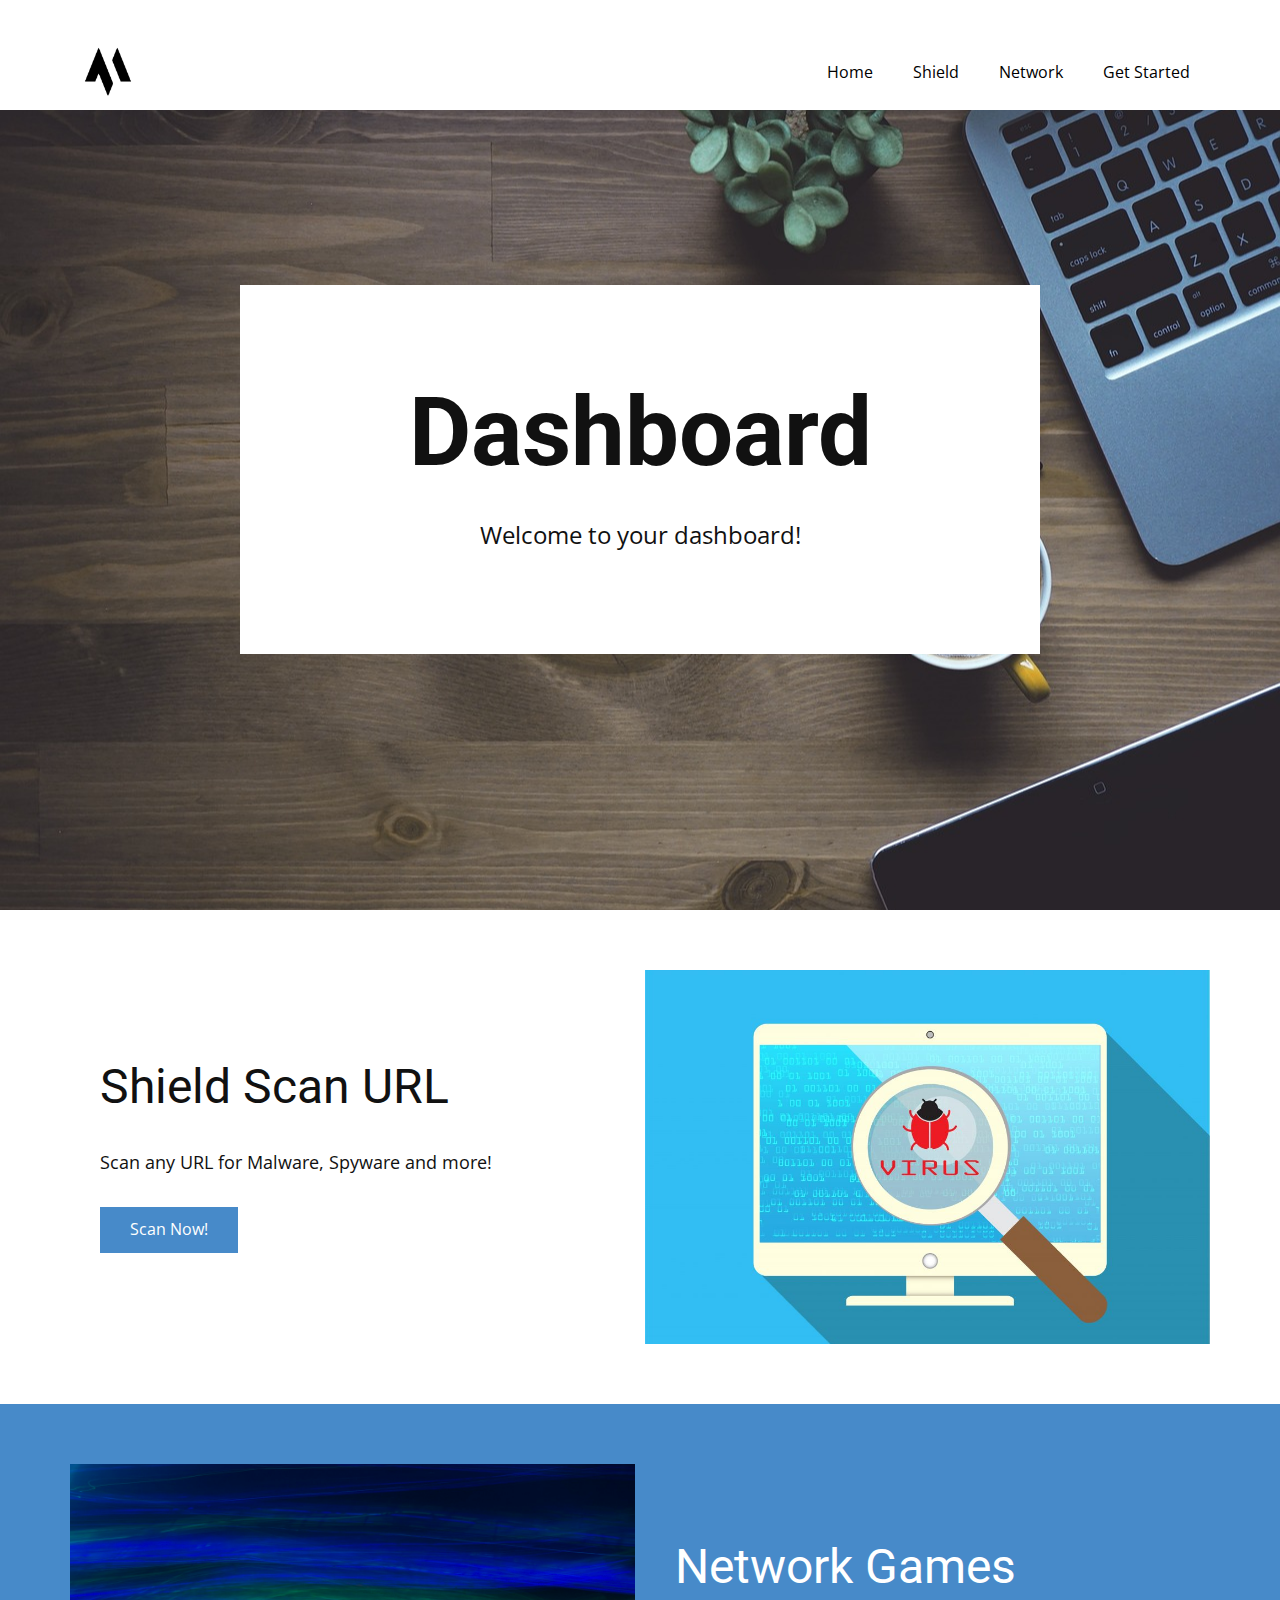
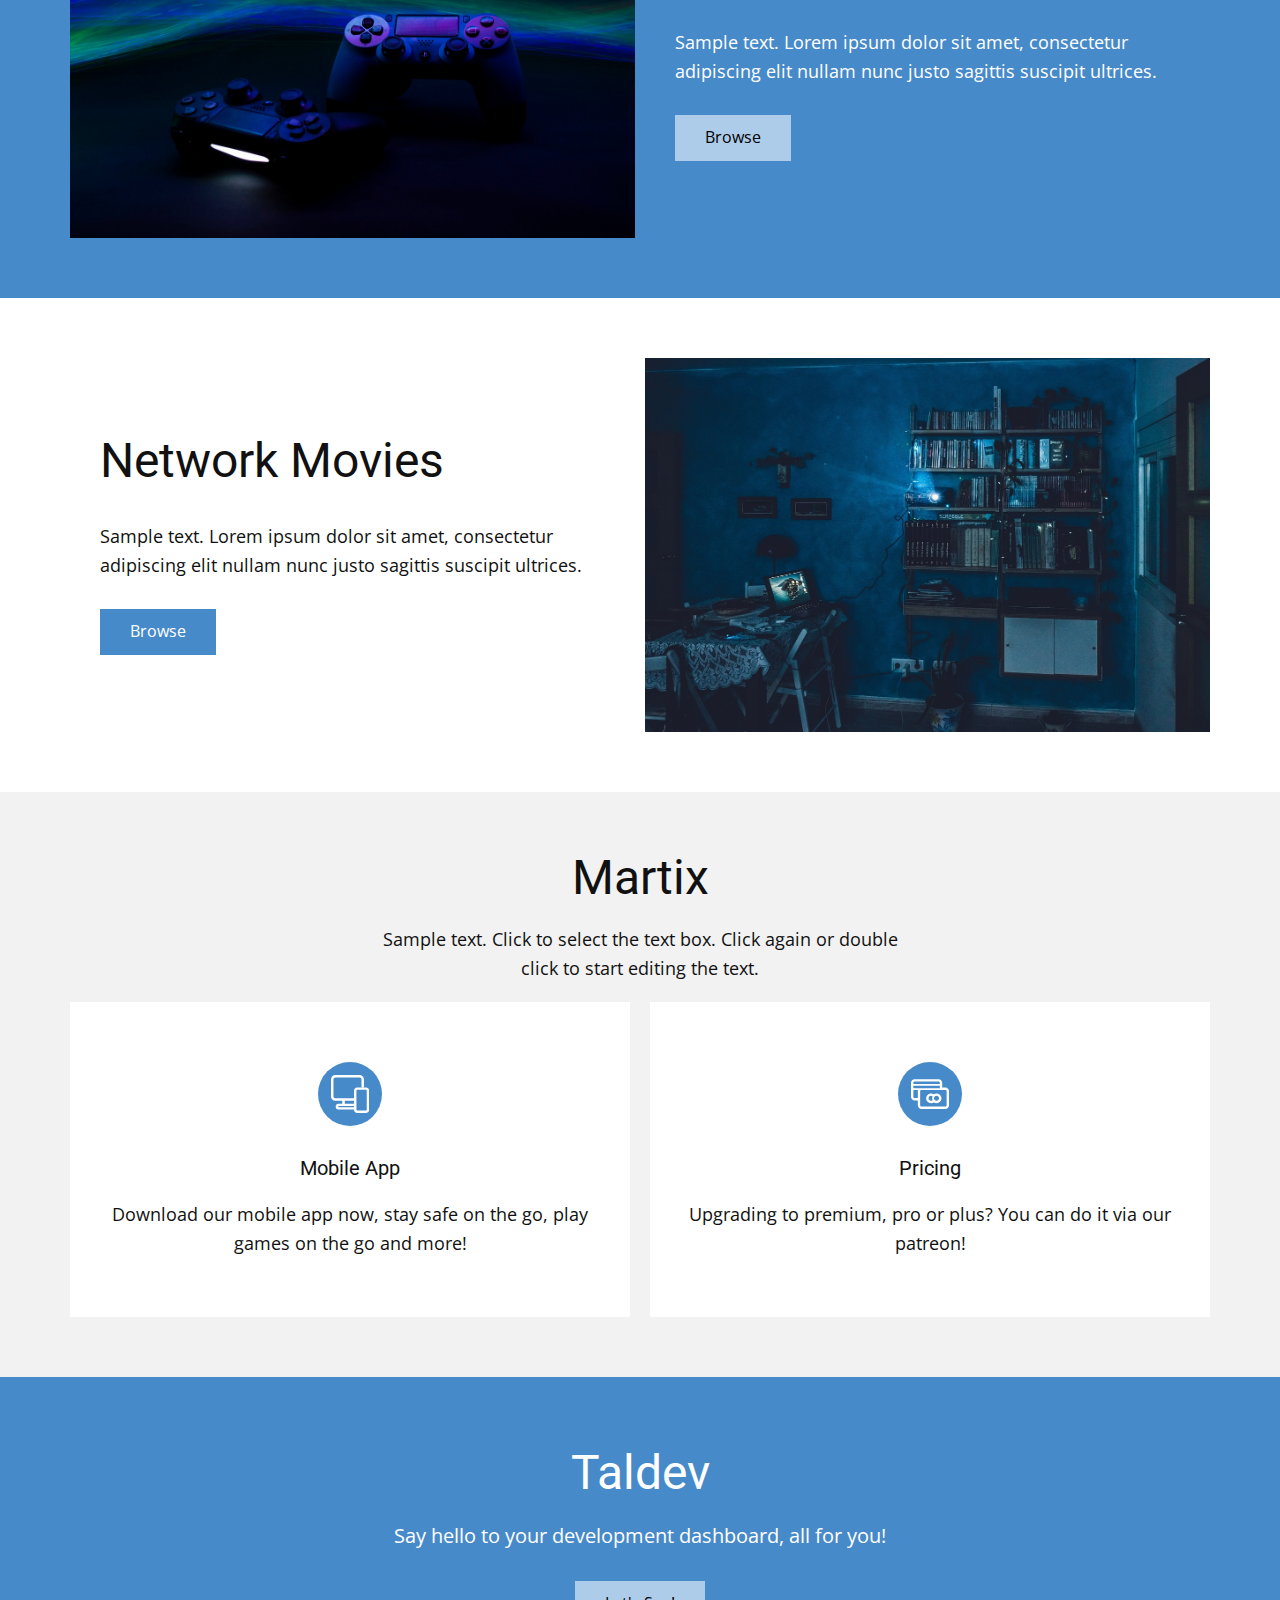
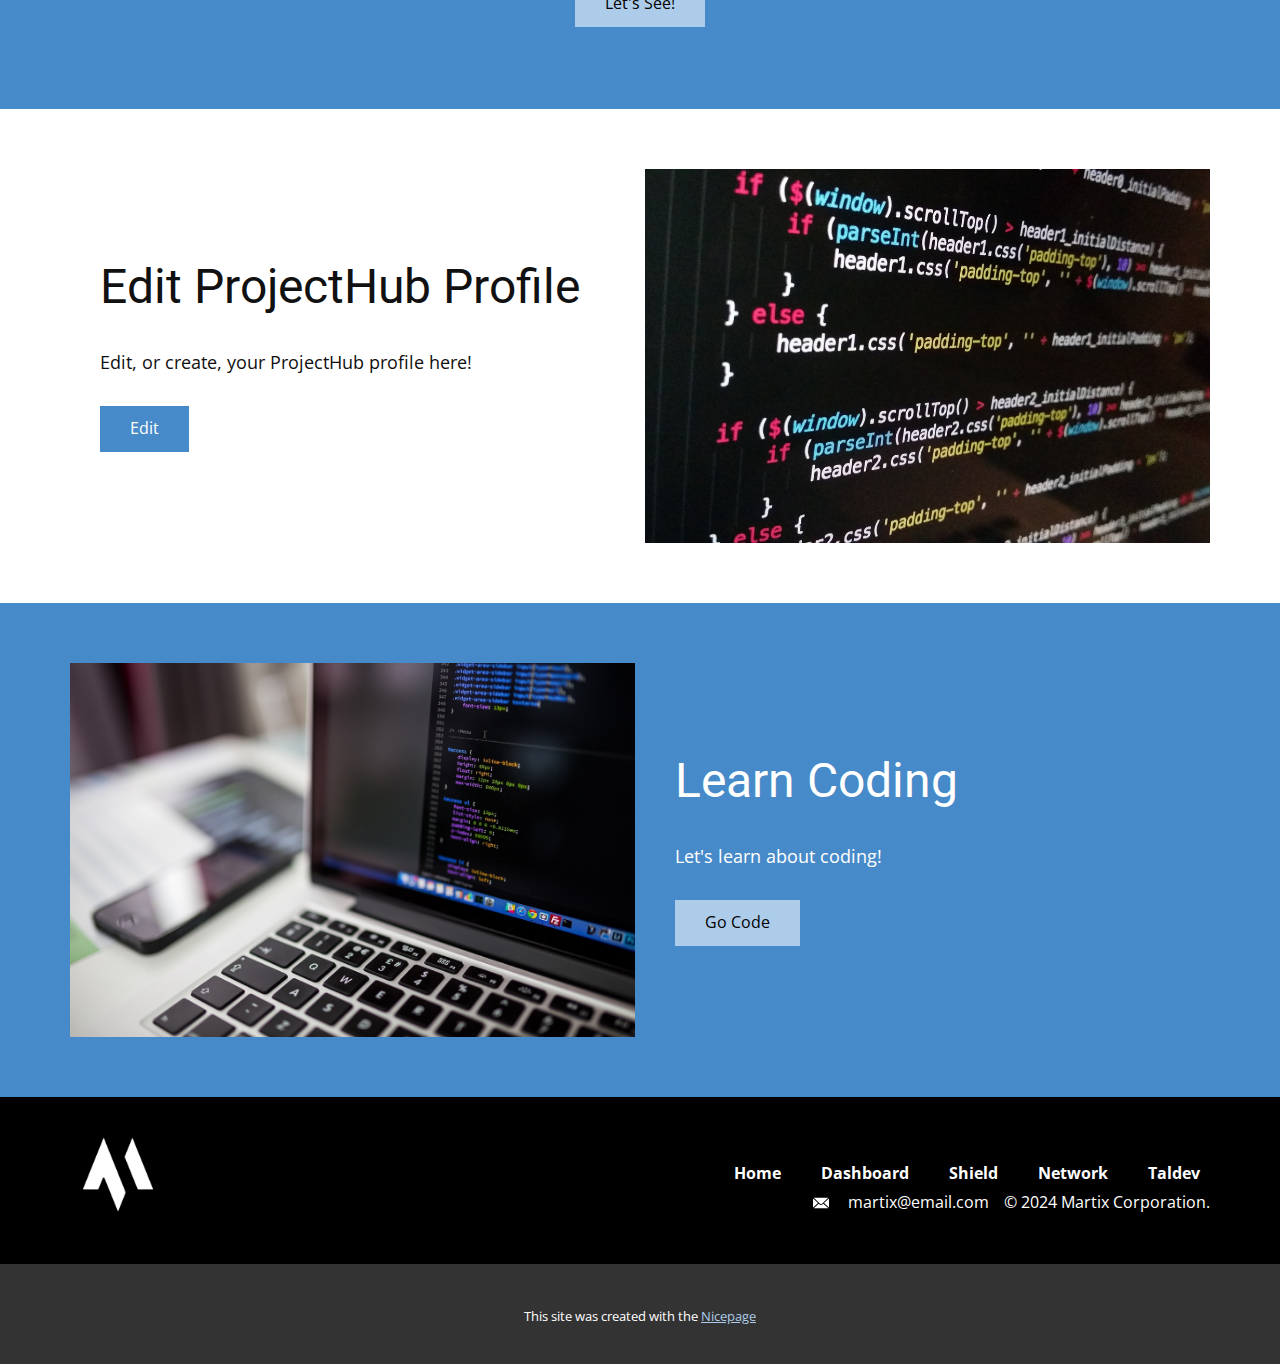
<file: Dashboard.html>
<!DOCTYPE html>
<html style="font-size: 16px;" lang="en"><head>
    <meta name="viewport" content="width=device-width, initial-scale=1.0">
    <meta charset="utf-8">
    <meta name="keywords" content="Key Features, Design Perfection, Business Center">
    <meta name="description" content="">
    <title>Dashboard</title>
    <link rel="stylesheet" href="nicepage.css" media="screen">
<link rel="stylesheet" href="Dashboard.css" media="screen">
    <script class="u-script" type="text/javascript" src="jquery.js" defer=""></script>
    <script class="u-script" type="text/javascript" src="nicepage.js" defer=""></script>
    <meta name="generator" content="Nicepage 6.8.9, nicepage.com">
    <link id="u-theme-google-font" rel="stylesheet" href="https://fonts.googleapis.com/css?family=Roboto:100,100i,300,300i,400,400i,500,500i,700,700i,900,900i|Open+Sans:300,300i,400,400i,500,500i,600,600i,700,700i,800,800i">
    
    
    
    
    
    
    
    
    
    
    <script type="application/ld+json">{
		"@context": "http://schema.org",
		"@type": "Organization",
		"name": "Martix",
		"logo": "images/Untitled_design-removebg-preview.png"
}</script>
    <meta name="theme-color" content="#478ac9">
    <meta property="og:title" content="Dashboard">
    <meta property="og:description" content="">
    <meta property="og:type" content="website">
  <meta data-intl-tel-input-cdn-path="intlTelInput/"></head>
  <body data-path-to-root="./" data-include-products="false" class="u-body u-xl-mode" data-lang="en"><header class="u-clearfix u-header" id="sec-a3e0" data-animation-name="" data-animation-duration="0" data-animation-delay="0" data-animation-direction=""><div class="u-clearfix u-sheet u-valign-bottom u-sheet-1">
        <nav class="u-menu u-menu-one-level u-offcanvas u-menu-1">
          <div class="menu-collapse" style="font-size: 1rem; letter-spacing: 0px;">
            <a class="u-button-style u-custom-left-right-menu-spacing u-custom-padding-bottom u-custom-text-active-color u-custom-text-color u-custom-text-hover-color u-custom-top-bottom-menu-spacing u-nav-link u-text-active-palette-1-base u-text-hover-palette-2-base" href="#">
              <svg class="u-svg-link" viewBox="0 0 24 24"><use xlink:href="#menu-hamburger"></use></svg>
              <svg class="u-svg-content" version="1.1" id="menu-hamburger" viewBox="0 0 16 16" x="0px" y="0px" xmlns:xlink="http://www.w3.org/1999/xlink" xmlns="http://www.w3.org/2000/svg"><g><rect y="1" width="16" height="2"></rect><rect y="7" width="16" height="2"></rect><rect y="13" width="16" height="2"></rect>
</g></svg>
            </a>
          </div>
          <div class="u-custom-menu u-nav-container">
            <ul class="u-nav u-unstyled u-nav-1"><li class="u-nav-item"><a class="u-button-style u-nav-link u-text-active-palette-1-base u-text-black u-text-hover-palette-1-base" href="Home.html" style="padding: 10px 20px;">Home</a>
</li><li class="u-nav-item"><a class="u-button-style u-nav-link u-text-active-palette-1-base u-text-black u-text-hover-palette-1-base" href="Shield.html" style="padding: 10px 20px;">Shield</a>
</li><li class="u-nav-item"><a class="u-button-style u-nav-link u-text-active-palette-1-base u-text-black u-text-hover-palette-1-base" href="Network.html" style="padding: 10px 20px;">Network</a>
</li><li class="u-nav-item"><a class="u-button-style u-nav-link u-text-active-palette-1-base u-text-black u-text-hover-palette-1-base" href="Get-Started.html" style="padding: 10px 20px;">Get Started</a>
</li></ul>
          </div>
          <div class="u-custom-menu u-nav-container-collapse">
            <div class="u-black u-container-style u-inner-container-layout u-opacity u-opacity-95 u-sidenav">
              <div class="u-inner-container-layout u-sidenav-overflow">
                <div class="u-menu-close"></div>
                <ul class="u-align-center u-nav u-popupmenu-items u-unstyled u-nav-2"><li class="u-nav-item"><a class="u-button-style u-nav-link" href="Home.html">Home</a>
</li><li class="u-nav-item"><a class="u-button-style u-nav-link" href="Shield.html">Shield</a>
</li><li class="u-nav-item"><a class="u-button-style u-nav-link" href="Network.html">Network</a>
</li><li class="u-nav-item"><a class="u-button-style u-nav-link" href="Get-Started.html">Get Started</a>
</li></ul>
              </div>
            </div>
            <div class="u-black u-menu-overlay u-opacity u-opacity-70"></div>
          </div>
        </nav>
        <img class="u-image u-image-contain u-image-default u-preserve-proportions u-image-1" src="images/Untitleddesign2.png" alt="" data-image-width="500" data-image-height="500">
      </div></header>
    <section class="u-clearfix u-image u-section-1" id="sec-dd91" data-image-width="1280" data-image-height="851">
      <div class="u-clearfix u-sheet u-sheet-1">
        <div class="u-align-center u-container-align-center-sm u-container-align-center-xs u-container-style u-expanded-width-sm u-expanded-width-xs u-group u-white u-group-1">
          <div class="u-container-layout u-container-layout-1">
            <h1 class="u-align-center-sm u-align-center-xs u-text u-title u-text-1">Dashboard</h1>
            <p class="u-align-center-sm u-align-center-xs u-large-text u-text u-text-variant u-text-2">Welcome to your dashboard!</p>
          </div>
        </div>
      </div>
    </section>
    <section class="u-clearfix u-section-2" id="sec-fb9e">
      <div class="u-clearfix u-sheet u-valign-middle u-sheet-1">
        <div class="data-layout-selected u-clearfix u-expanded-width u-gutter-10 u-layout-wrap u-layout-wrap-1">
          <div class="u-layout" style="">
            <div class="u-layout-row" style="">
              <div class="u-container-align-left u-container-style u-layout-cell u-left-cell u-size-30 u-size-xs-60 u-layout-cell-1" src="">
                <div class="u-container-layout u-valign-middle u-container-layout-1">
                  <h2 class="u-align-left u-text u-text-default u-text-1">Shield Scan URL </h2>
                  <p class="u-align-left u-text u-text-2">Scan any URL for Malware, Spyware and more!</p>
                  <a href="#" class="u-btn u-button-style u-btn-1">Scan Now! </a>
                </div>
              </div>
              <div class="u-align-center u-container-style u-image u-layout-cell u-right-cell u-size-30 u-size-xs-60 u-image-1" src="" data-image-width="1024" data-image-height="692">
                <div class="u-container-layout u-container-layout-2" src=""></div>
              </div>
            </div>
          </div>
        </div>
      </div>
    </section>
    <section class="u-clearfix u-palette-1-base u-section-3" id="carousel_0960">
      <div class="u-clearfix u-sheet u-sheet-1">
        <div class="data-layout-selected u-clearfix u-expanded-width u-gutter-10 u-layout-wrap u-layout-wrap-1">
          <div class="u-layout" style="">
            <div class="u-layout-row" style="">
              <div class="u-align-center u-container-style u-image u-layout-cell u-right-cell u-size-30 u-size-xs-60 u-image-1" src="" data-image-width="1280" data-image-height="851">
                <div class="u-container-layout u-valign-middle u-container-layout-1" src=""></div>
              </div>
              <div class="u-container-align-left u-container-style u-layout-cell u-left-cell u-size-30 u-size-xs-60 u-layout-cell-2" src="">
                <div class="u-container-layout u-valign-middle u-container-layout-2">
                  <h2 class="u-align-left u-text u-text-default u-text-1">Network Games</h2>
                  <p class="u-align-left u-text u-text-2">Sample text. Lorem ipsum dolor sit amet, consectetur adipiscing elit nullam nunc justo sagittis suscipit ultrices.</p>
                  <a href="#" class="u-align-left u-btn u-button-style u-btn-1">Browse </a>
                </div>
              </div>
            </div>
          </div>
        </div>
      </div>
    </section>
    <section class="u-clearfix u-section-4" id="carousel_a9bb">
      <div class="u-clearfix u-sheet u-sheet-1">
        <div class="data-layout-selected u-clearfix u-expanded-width u-gutter-10 u-layout-wrap u-layout-wrap-1">
          <div class="u-layout" style="">
            <div class="u-layout-row" style="">
              <div class="u-container-align-left u-container-style u-layout-cell u-left-cell u-size-30 u-size-xs-60 u-layout-cell-1" src="">
                <div class="u-container-layout u-valign-middle u-container-layout-1">
                  <h2 class="u-align-left u-text u-text-default u-text-1">Network Movies</h2>
                  <p class="u-align-left u-text u-text-2">Sample text. Lorem ipsum dolor sit amet, consectetur adipiscing elit nullam nunc justo sagittis suscipit ultrices.</p>
                  <a href="#" class="u-align-left u-btn u-button-style u-btn-1">Browse </a>
                </div>
              </div>
              <div class="u-align-center u-container-style u-image u-layout-cell u-right-cell u-size-30 u-size-xs-60 u-image-1" src="" data-image-width="1280" data-image-height="854">
                <div class="u-container-layout u-valign-middle u-container-layout-2" src=""></div>
              </div>
            </div>
          </div>
        </div>
      </div>
    </section>
    <section class="u-clearfix u-container-align-center u-grey-5 u-section-5" id="sec-3ad6">
      <div class="u-clearfix u-sheet u-valign-middle u-sheet-1">
        <h2 class="u-align-center u-text u-text-default u-text-1">Martix </h2>
        <p class="u-align-center u-text u-text-2">Sample text. Click to select the text box. Click again or double click to start editing the text.</p>
        <div class="u-expanded-width u-list u-list-1">
          <div class="u-repeater u-repeater-1">
            <div class="u-align-center u-container-style u-list-item u-repeater-item u-white u-list-item-1">
              <div class="u-container-layout u-similar-container u-valign-middle u-container-layout-1"><span class="u-icon u-icon-circle u-palette-1-base u-text-white u-icon-1"><svg class="u-svg-link" preserveAspectRatio="xMidYMin slice" viewBox="0 0 128 128" style=""><use xlink:href="#svg-3e4c"></use></svg><svg class="u-svg-content" viewBox="0 0 128 128" id="svg-3e4c"><path d="m26.4 108.7c-1.2 0-2.2-1-2.2-2.2s1-2.2 4.7-2.2h48.7v-7.4h-31.2v-9.9h31.2v-8.4h-58.7c-7.7 0-10.6-3-10.6-6.6v-57.1c0-3.7 3-6.6 6.6-6.6h81.2c3.7 0 6.6 3 6.6 6.6v27h8.3v-27c0-8.2-6.7-14.9-14.9-14.9h-81.2c-8.2 0-14.9 6.7-14.9 14.9v57.1c0 8.2 6.7 14.9 14.9 14.9h23.2v10.1h-13.8c-4.3 0-8.5 3.7-8.5 9.5v0.2c0 4.6 3.7 9.3 8.3 9.3h53.5v-7.3h-51.2z"></path><path d="m118 41.9h-30c-5.8 0-10.5 4.7-10.5 10.6 0 0 0.1 66.3 0.1 66.4 0 4.3 5.1 9 10.4 9h30c5.6 0 10.2-4.4 10.5-10.1v-65.3c0-5.9-4.7-10.6-10.5-10.6zm2.4 75.5c-0.1 1.3-1.1 2.3-2.4 2.3h-30c-1 0-1.9-0.7-2.2-1.6l-0.2-65.6c0-1.3 1.1-2.4 2.4-2.4h30c1.3 0 2.4 1.1 2.4 2.4v64.9z"></path></svg>
            
            
          </span>
                <h5 class="u-text u-text-default u-text-3">Mobile App </h5>
                <p class="u-text u-text-default u-text-4">Download our mobile app now, stay safe on the go, play games on the go and more!</p>
              </div>
            </div>
            <div class="u-align-center u-container-style u-list-item u-repeater-item u-white u-list-item-2">
              <div class="u-container-layout u-similar-container u-valign-middle u-container-layout-2"><span class="u-icon u-icon-circle u-palette-1-base u-text-white u-icon-2"><svg class="u-svg-link" preserveAspectRatio="xMidYMin slice" viewBox="0 0 128 128" style=""><use xlink:href="#svg-a179"></use></svg><svg class="u-svg-content" viewBox="0 0 128 128" id="svg-a179"><path d="m92.7 22c2.4 0 4.4 2 4.4 4.5v4.2h-89.1v-4.2c0-2.5 2-4.5 4.4-4.5h80.3m4.4 14.6v7.8h-61.8-0.6-26.7v-7.8h89.1m18.5 13.7c2.4 0 4.4 2 4.4 4.5v46.7c0 2.5-2 4.5-4.4 4.5h-80.3c-2.4 0-4.4-2-4.4-4.5v-46.7c0-2.3 1.8-4.3 4.1-4.4l80.6-0.1m-91.6 0.1c-0.6 1.3-1 2.9-1 4.4v22.9h-10.6c-2.4 0-4.4-2-4.4-4.5v-22.8h18m66.7-36.4h-80.3c-6.8 0-12.4 5.6-12.4 12.5v46.8c0 6.9 5.6 12.5 12.4 12.5h10.6v15.9c0 6.9 5.6 12.5 12.4 12.5h80.3c6.8 0 12.4-5.6 12.4-12.5v-46.7c0-6.9-5.6-12.5-12.4-12.5h-10.6v-15.9c-0.1-7-5.6-12.6-12.4-12.6z"></path><path d="m67.6 69.9c2 0 3.8 0.7 5.3 1.8-1.1 2-1.7 4.3-1.7 6.8 0 2.4 0.6 4.7 1.7 6.8-1.5 1.2-3.4 1.8-5.3 1.8-4.7 0-8.6-3.9-8.6-8.6s3.8-8.6 8.6-8.6m18.4 0c4.7 0 8.6 3.9 8.6 8.6s-3.9 8.6-8.6 8.6-8.6-3.9-8.6-8.6 3.8-8.6 8.6-8.6m-18.4-8c-9.2 0-16.6 7.5-16.6 16.6 0 9.2 7.5 16.6 16.6 16.6 3.3 0 6.5-1 9.2-2.8 2.6 1.8 5.8 2.8 9.2 2.8 9.2 0 16.6-7.5 16.6-16.6 0-9.2-7.5-16.6-16.6-16.6-3.4 0-6.6 1-9.2 2.8-2.7-1.8-6-2.8-9.2-2.8z"></path></svg>
            
            
          </span>
                <h5 class="u-text u-text-default u-text-5">Pricing</h5>
                <p class="u-text u-text-default u-text-6">Upgrading to premium, pro or plus? You can do it via our patreon!</p>
              </div>
            </div>
          </div>
        </div>
      </div>
    </section>
    <section class="u-align-center u-clearfix u-palette-1-base u-section-6" id="sec-779a">
      <div class="u-clearfix u-sheet u-sheet-1">
        <h2 class="u-text u-text-default u-text-1">Taldev</h2>
        <p class="u-text u-text-2">Say hello to your development dashboard, all for you! </p>
        <a href="Dashboard.html#sec-779a" class="u-btn u-button-style u-btn-1">Let's See! </a>
      </div>
    </section>
    <section class="u-clearfix u-section-7" id="carousel_2f2a">
      <div class="u-clearfix u-sheet u-valign-middle u-sheet-1">
        <div class="data-layout-selected u-clearfix u-expanded-width u-gutter-10 u-layout-wrap u-layout-wrap-1">
          <div class="u-layout" style="">
            <div class="u-layout-row" style="">
              <div class="u-container-align-left u-container-style u-layout-cell u-left-cell u-size-30 u-size-xs-60 u-layout-cell-1" src="">
                <div class="u-container-layout u-valign-middle u-container-layout-1">
                  <h2 class="u-align-left u-text u-text-default u-text-1">Edit ProjectHub Profile </h2>
                  <p class="u-align-left u-text u-text-2">Edit, or create, your ProjectHub profile here!</p>
                  <a href="#" class="u-btn u-button-style u-btn-1">Edit </a>
                </div>
              </div>
              <div class="u-align-center u-container-style u-image u-layout-cell u-right-cell u-size-30 u-size-xs-60 u-image-1" src="" data-image-width="1280" data-image-height="720">
                <div class="u-container-layout u-valign-middle u-container-layout-2" src=""></div>
              </div>
            </div>
          </div>
        </div>
      </div>
    </section>
    <section class="u-clearfix u-palette-1-base u-section-8" id="carousel_7aaf">
      <div class="u-clearfix u-sheet u-sheet-1">
        <div class="data-layout-selected u-clearfix u-expanded-width u-gutter-10 u-layout-wrap u-layout-wrap-1">
          <div class="u-layout" style="">
            <div class="u-layout-row" style="">
              <div class="u-align-center u-container-style u-image u-layout-cell u-right-cell u-size-30 u-size-xs-60 u-image-1" src="" data-image-width="1280" data-image-height="853">
                <div class="u-container-layout u-valign-middle u-container-layout-1" src=""></div>
              </div>
              <div class="u-container-align-left u-container-style u-layout-cell u-left-cell u-size-30 u-size-xs-60 u-layout-cell-2" src="">
                <div class="u-container-layout u-valign-middle u-container-layout-2">
                  <h2 class="u-align-left u-text u-text-default u-text-1">Learn Coding</h2>
                  <p class="u-align-left u-text u-text-2">Let's learn about coding!</p>
                  <a href="#" class="u-align-left u-btn u-button-style u-btn-1">Go Code </a>
                </div>
              </div>
            </div>
          </div>
        </div>
      </div>
    </section>
    
    
    
    <footer class="u-black u-clearfix u-footer" id="sec-b3c1"><div class="u-clearfix u-sheet u-sheet-1">
        <a href="#" class="u-image u-logo u-image-1" data-image-width="500" data-image-height="500">
          <img src="images/Untitled_design-removebg-preview.png" class="u-logo-image u-logo-image-1">
        </a>
        <p class="u-text u-text-default u-text-1"> © 2024 Martix Corporation.</p>
        <nav class="u-menu u-menu-one-level u-offcanvas u-menu-1">
          <div class="menu-collapse">
            <a class="u-button-style u-nav-link" href="#">
              <svg class="u-svg-link" viewBox="0 0 24 24"><use xlink:href="#menu-hamburger"></use></svg>
              <svg class="u-svg-content" version="1.1" id="menu-hamburger" viewBox="0 0 16 16" x="0px" y="0px" xmlns:xlink="http://www.w3.org/1999/xlink" xmlns="http://www.w3.org/2000/svg"><g><rect y="1" width="16" height="2"></rect><rect y="7" width="16" height="2"></rect><rect y="13" width="16" height="2"></rect>
</g></svg>
            </a>
          </div>
          <div class="u-custom-menu u-nav-container">
            <ul class="u-nav u-spacing-20 u-unstyled u-nav-1"><li class="u-nav-item"><a class="u-button-style u-nav-link u-text-active-white u-text-hover-palette-2-base u-text-white" href="Home.html" style="padding: 10px;">Home</a>
</li><li class="u-nav-item"><a class="u-button-style u-nav-link u-text-active-white u-text-hover-palette-2-base u-text-white" href="Dashboard.html" style="padding: 10px;">Dashboard</a>
</li><li class="u-nav-item"><a class="u-button-style u-nav-link u-text-active-white u-text-hover-palette-2-base u-text-white" href="Shield.html" style="padding: 10px;">Shield</a>
</li><li class="u-nav-item"><a class="u-button-style u-nav-link u-text-active-white u-text-hover-palette-2-base u-text-white" href="Network.html" style="padding: 10px;">Network</a>
</li><li class="u-nav-item"><a class="u-button-style u-nav-link u-text-active-white u-text-hover-palette-2-base u-text-white" href="Taldev.html" style="padding: 10px;">Taldev</a>
</li></ul>
          </div>
          <div class="u-custom-menu u-nav-container-collapse">
            <div class="u-black u-container-style u-inner-container-layout u-opacity u-opacity-95 u-sidenav u-sidenav-1">
              <div class="u-inner-container-layout u-sidenav-overflow">
                <div class="u-menu-close"></div>
                <ul class="u-align-center u-nav u-popupmenu-items u-unstyled u-nav-2"><li class="u-nav-item"><a class="u-button-style u-nav-link" href="Home.html">Home</a>
</li><li class="u-nav-item"><a class="u-button-style u-nav-link" href="Dashboard.html">Dashboard</a>
</li><li class="u-nav-item"><a class="u-button-style u-nav-link" href="Shield.html">Shield</a>
</li><li class="u-nav-item"><a class="u-button-style u-nav-link" href="Network.html">Network</a>
</li><li class="u-nav-item"><a class="u-button-style u-nav-link" href="Taldev.html">Taldev</a>
</li></ul>
              </div>
            </div>
            <div class="u-black u-menu-overlay u-opacity u-opacity-70"></div>
          </div>
        </nav>
        <a href="mailto:info@site.com" class="u-active-none u-btn u-btn-rectangle u-button-style u-hover-none u-none u-text-body-alt-color u-btn-1"><span class="u-icon u-text-white u-icon-1"><svg class="u-svg-content" viewBox="0 0 24 16" x="0px" y="0px" style="width: 1em; height: 1em;"><path fill="currentColor" d="M23.8,1.1l-7.3,6.8l7.3,6.8c0.1-0.2,0.2-0.6,0.2-0.9V2C24,1.7,23.9,1.4,23.8,1.1z M21.8,0H2.2
	c-0.4,0-0.7,0.1-1,0.2L10.6,9c0.8,0.8,2.2,0.8,3,0l9.2-8.7C22.6,0.1,22.2,0,21.8,0z M0.2,1.1C0.1,1.4,0,1.7,0,2V14
	c0,0.3,0.1,0.6,0.2,0.9l7.3-6.8L0.2,1.1z M15.5,9l-1.1,1c-1.3,1.2-3.6,1.2-4.9,0l-1-1l-7.3,6.8c0.2,0.1,0.6,0.2,1,0.2H22
	c0.4,0,0.6-0.1,1-0.2L15.5,9z"></path></svg></span>&nbsp;martix@email.com
        </a>
      </div></footer>
    <section class="u-backlink u-clearfix u-grey-80">
      <p class="u-text">
        <span>This site was created with the </span>
        <a class="u-link" href="https://nicepage.com/" target="_blank" rel="nofollow">
          <span>Nicepage</span>
        </a>
      </p>
    </section>
  
</body></html>
</file>
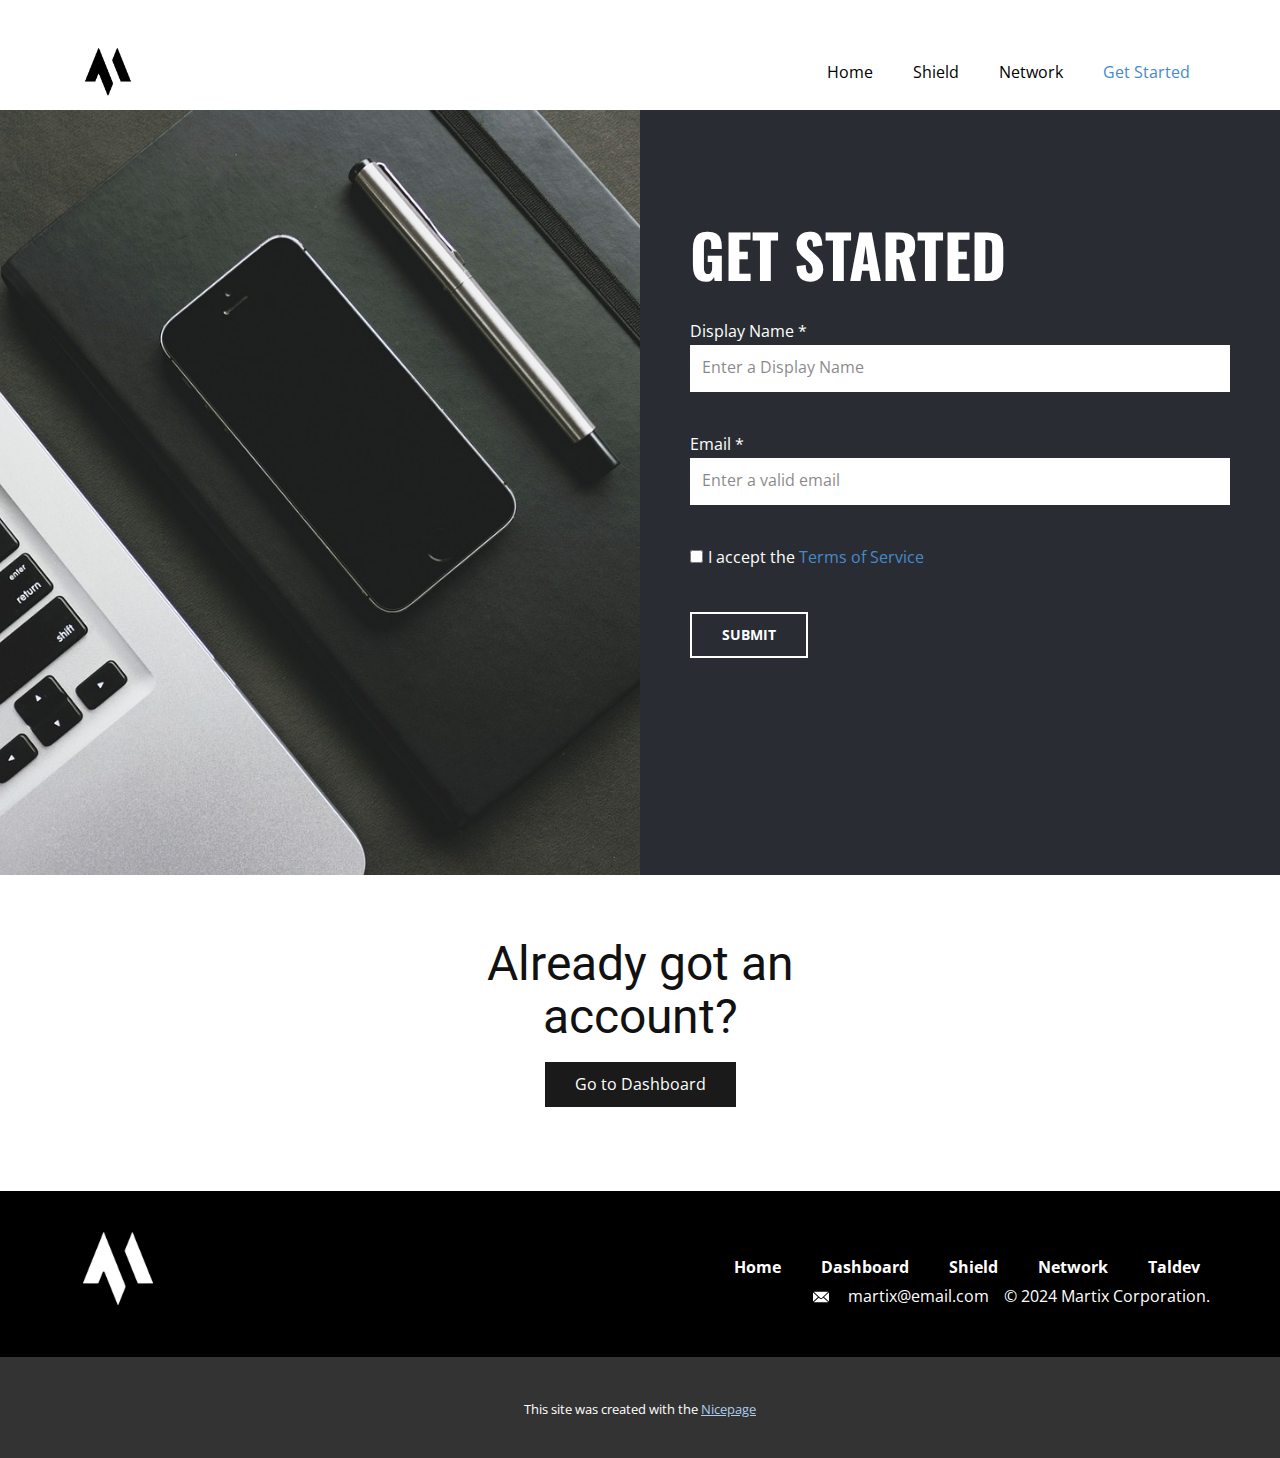
<file: Get-Started.html>
<!DOCTYPE html>
<html style="font-size: 16px;" lang="en"><head>
    <meta name="viewport" content="width=device-width, initial-scale=1.0">
    <meta charset="utf-8">
    <meta name="keywords" content="​We can take you anywhere, ​Get Started">
    <meta name="description" content="">
    <title>Get Started</title>
    <link rel="stylesheet" href="nicepage.css" media="screen">
<link rel="stylesheet" href="Get-Started.css" media="screen">
    <script class="u-script" type="text/javascript" src="jquery.js" defer=""></script>
    <script class="u-script" type="text/javascript" src="nicepage.js" defer=""></script>
    <meta name="generator" content="Nicepage 6.8.9, nicepage.com">
    <meta name="referrer" content="origin">
    <link id="u-theme-google-font" rel="stylesheet" href="https://fonts.googleapis.com/css?family=Roboto:100,100i,300,300i,400,400i,500,500i,700,700i,900,900i|Open+Sans:300,300i,400,400i,500,500i,600,600i,700,700i,800,800i">
    <link id="u-page-google-font" rel="stylesheet" href="https://fonts.googleapis.com/css?family=Oswald:200,300,400,500,600,700">
    
    
    
    
    <script type="application/ld+json">{
		"@context": "http://schema.org",
		"@type": "Organization",
		"name": "Martix",
		"logo": "images/Untitled_design-removebg-preview.png"
}</script>
    <meta name="theme-color" content="#478ac9">
    <meta property="og:title" content="Get Started">
    <meta property="og:description" content="">
    <meta property="og:type" content="website">
  <meta data-intl-tel-input-cdn-path="intlTelInput/"></head>
  <body data-path-to-root="./" data-include-products="false" class="u-body u-xl-mode" data-lang="en"><header class="u-clearfix u-header" id="sec-a3e0" data-animation-name="" data-animation-duration="0" data-animation-delay="0" data-animation-direction=""><div class="u-clearfix u-sheet u-valign-bottom u-sheet-1">
        <nav class="u-menu u-menu-one-level u-offcanvas u-menu-1">
          <div class="menu-collapse" style="font-size: 1rem; letter-spacing: 0px;">
            <a class="u-button-style u-custom-left-right-menu-spacing u-custom-padding-bottom u-custom-text-active-color u-custom-text-color u-custom-text-hover-color u-custom-top-bottom-menu-spacing u-nav-link u-text-active-palette-1-base u-text-hover-palette-2-base" href="#">
              <svg class="u-svg-link" viewBox="0 0 24 24"><use xlink:href="#menu-hamburger"></use></svg>
              <svg class="u-svg-content" version="1.1" id="menu-hamburger" viewBox="0 0 16 16" x="0px" y="0px" xmlns:xlink="http://www.w3.org/1999/xlink" xmlns="http://www.w3.org/2000/svg"><g><rect y="1" width="16" height="2"></rect><rect y="7" width="16" height="2"></rect><rect y="13" width="16" height="2"></rect>
</g></svg>
            </a>
          </div>
          <div class="u-custom-menu u-nav-container">
            <ul class="u-nav u-unstyled u-nav-1"><li class="u-nav-item"><a class="u-button-style u-nav-link u-text-active-palette-1-base u-text-black u-text-hover-palette-1-base" href="Home.html" style="padding: 10px 20px;">Home</a>
</li><li class="u-nav-item"><a class="u-button-style u-nav-link u-text-active-palette-1-base u-text-black u-text-hover-palette-1-base" href="Shield.html" style="padding: 10px 20px;">Shield</a>
</li><li class="u-nav-item"><a class="u-button-style u-nav-link u-text-active-palette-1-base u-text-black u-text-hover-palette-1-base" href="Network.html" style="padding: 10px 20px;">Network</a>
</li><li class="u-nav-item"><a class="u-button-style u-nav-link u-text-active-palette-1-base u-text-black u-text-hover-palette-1-base" href="Get-Started.html" style="padding: 10px 20px;">Get Started</a>
</li></ul>
          </div>
          <div class="u-custom-menu u-nav-container-collapse">
            <div class="u-black u-container-style u-inner-container-layout u-opacity u-opacity-95 u-sidenav">
              <div class="u-inner-container-layout u-sidenav-overflow">
                <div class="u-menu-close"></div>
                <ul class="u-align-center u-nav u-popupmenu-items u-unstyled u-nav-2"><li class="u-nav-item"><a class="u-button-style u-nav-link" href="Home.html">Home</a>
</li><li class="u-nav-item"><a class="u-button-style u-nav-link" href="Shield.html">Shield</a>
</li><li class="u-nav-item"><a class="u-button-style u-nav-link" href="Network.html">Network</a>
</li><li class="u-nav-item"><a class="u-button-style u-nav-link" href="Get-Started.html">Get Started</a>
</li></ul>
              </div>
            </div>
            <div class="u-black u-menu-overlay u-opacity u-opacity-70"></div>
          </div>
        </nav>
        <img class="u-image u-image-contain u-image-default u-preserve-proportions u-image-1" src="images/Untitleddesign2.png" alt="" data-image-width="500" data-image-height="500">
      </div></header>
    <section class="u-clearfix u-expanded-width-xl u-grey-5 u-section-1" id="carousel_ceb8">
      <div class="data-layout-selected u-clearfix u-expanded-width u-gutter-0 u-layout-wrap u-layout-wrap-1">
        <div class="u-gutter-0 u-layout">
          <div class="u-layout-row">
            <div class="u-align-left u-container-style u-image u-layout-cell u-size-30 u-image-1" data-image-width="1280" data-image-height="866">
              <div class="u-container-layout u-container-layout-1"></div>
            </div>
            <div class="u-align-left u-container-style u-layout-cell u-palette-5-dark-3 u-size-30 u-layout-cell-2">
              <div class="u-container-layout u-container-layout-2">
                <h2 class="u-custom-font u-font-oswald u-text u-text-body-alt-color u-text-1">Get Started</h2>
                <div class="u-expanded-width u-form u-form-1">
                  <form action="https://forms.nicepagesrv.com/v2/form/process" class="u-block-71dc-21 u-clearfix u-form-spacing-40 u-form-vertical u-inner-form" source="email">
                    <div class="u-form-group u-form-name u-form-group-1">
                      <label for="name-e4cc" class="u-label u-text-body-alt-color" wfd-invisible="true">Display Name *</label>
                      <input type="text" placeholder="Enter a Display Name" id="name-e4cc" name="name" class="u-border-2 u-border-no-left u-border-no-right u-border-no-top u-border-white u-input u-input-rectangle u-text-body-color" required="">
                    </div>
                    <div class="u-form-email u-form-group u-form-group-2">
                      <label for="email-e4cc" class="u-label u-text-body-alt-color" wfd-invisible="true">Email *</label>
                      <input type="email" placeholder="Enter a valid email " id="email-e4cc" name="email" class="u-border-2 u-border-no-left u-border-no-right u-border-no-top u-border-white u-input u-input-rectangle u-text-body-color" required="">
                    </div>
                    <div class="u-form-agree u-form-group u-form-group-3">
                      <label class="u-field-label"></label>
                      <input type="checkbox" id="agree-925e" name="agree" class="u-agree-checkbox u-field-input" required="">
                      <label for="agree-925e" class="u-block-71dc-42 u-field-label u-text-body-alt-color" style="">I accept the&nbsp;<a href="#" class="u-active-none u-border-none u-btn u-button-style u-hover-none u-none u-text-palette-1-base u-btn-1">Terms of Service</a>
                      </label>
                    </div>
                    <div class="u-form-group u-form-submit u-form-group-4">
                      <a href="#" class="u-border-2 u-border-white u-btn u-btn-submit u-button-style u-none u-text-body-alt-color u-text-hover-white u-btn-2">Submit</a>
                      <input type="submit" value="submit" class="u-form-control-hidden u-grey-5" wfd-invisible="true">
                    </div>
                    <div class="u-form-send-message u-form-send-success" wfd-invisible="true">Thank you! Your message has been sent.</div>
                    <div class="u-form-send-error u-form-send-message" wfd-invisible="true">Unable to send your message. Please fix errors then try again.</div>
                    <input type="hidden" value="" name="recaptchaResponse" wfd-invisible="true">
                    <input type="hidden" name="formServices" value="d8f4f245-5d11-4c5f-e990-9919bc29f2ca">
                  </form>
                </div>
              </div>
            </div>
          </div>
        </div>
      </div>
    </section>
    <section class="u-align-center u-clearfix u-section-2" id="sec-a85b">
      <div class="u-align-center u-clearfix u-sheet u-sheet-1">
        <h2 class="u-text u-text-1">Already got an account? </h2>
        <a href="#" class="u-btn u-button-style u-grey-90 u-btn-1">Go to Dashboard </a>
      </div>
    </section>
    
    
    
    <footer class="u-black u-clearfix u-footer" id="sec-b3c1"><div class="u-clearfix u-sheet u-sheet-1">
        <a href="#" class="u-image u-logo u-image-1" data-image-width="500" data-image-height="500">
          <img src="images/Untitled_design-removebg-preview.png" class="u-logo-image u-logo-image-1">
        </a>
        <p class="u-text u-text-default u-text-1"> © 2024 Martix Corporation.</p>
        <nav class="u-menu u-menu-one-level u-offcanvas u-menu-1">
          <div class="menu-collapse">
            <a class="u-button-style u-nav-link" href="#">
              <svg class="u-svg-link" viewBox="0 0 24 24"><use xlink:href="#menu-hamburger"></use></svg>
              <svg class="u-svg-content" version="1.1" id="menu-hamburger" viewBox="0 0 16 16" x="0px" y="0px" xmlns:xlink="http://www.w3.org/1999/xlink" xmlns="http://www.w3.org/2000/svg"><g><rect y="1" width="16" height="2"></rect><rect y="7" width="16" height="2"></rect><rect y="13" width="16" height="2"></rect>
</g></svg>
            </a>
          </div>
          <div class="u-custom-menu u-nav-container">
            <ul class="u-nav u-spacing-20 u-unstyled u-nav-1"><li class="u-nav-item"><a class="u-button-style u-nav-link u-text-active-white u-text-hover-palette-2-base u-text-white" href="Home.html" style="padding: 10px;">Home</a>
</li><li class="u-nav-item"><a class="u-button-style u-nav-link u-text-active-white u-text-hover-palette-2-base u-text-white" href="Dashboard.html" style="padding: 10px;">Dashboard</a>
</li><li class="u-nav-item"><a class="u-button-style u-nav-link u-text-active-white u-text-hover-palette-2-base u-text-white" href="Shield.html" style="padding: 10px;">Shield</a>
</li><li class="u-nav-item"><a class="u-button-style u-nav-link u-text-active-white u-text-hover-palette-2-base u-text-white" href="Network.html" style="padding: 10px;">Network</a>
</li><li class="u-nav-item"><a class="u-button-style u-nav-link u-text-active-white u-text-hover-palette-2-base u-text-white" href="Taldev.html" style="padding: 10px;">Taldev</a>
</li></ul>
          </div>
          <div class="u-custom-menu u-nav-container-collapse">
            <div class="u-black u-container-style u-inner-container-layout u-opacity u-opacity-95 u-sidenav u-sidenav-1">
              <div class="u-inner-container-layout u-sidenav-overflow">
                <div class="u-menu-close"></div>
                <ul class="u-align-center u-nav u-popupmenu-items u-unstyled u-nav-2"><li class="u-nav-item"><a class="u-button-style u-nav-link" href="Home.html">Home</a>
</li><li class="u-nav-item"><a class="u-button-style u-nav-link" href="Dashboard.html">Dashboard</a>
</li><li class="u-nav-item"><a class="u-button-style u-nav-link" href="Shield.html">Shield</a>
</li><li class="u-nav-item"><a class="u-button-style u-nav-link" href="Network.html">Network</a>
</li><li class="u-nav-item"><a class="u-button-style u-nav-link" href="Taldev.html">Taldev</a>
</li></ul>
              </div>
            </div>
            <div class="u-black u-menu-overlay u-opacity u-opacity-70"></div>
          </div>
        </nav>
        <a href="mailto:info@site.com" class="u-active-none u-btn u-btn-rectangle u-button-style u-hover-none u-none u-text-body-alt-color u-btn-1"><span class="u-icon u-text-white u-icon-1"><svg class="u-svg-content" viewBox="0 0 24 16" x="0px" y="0px" style="width: 1em; height: 1em;"><path fill="currentColor" d="M23.8,1.1l-7.3,6.8l7.3,6.8c0.1-0.2,0.2-0.6,0.2-0.9V2C24,1.7,23.9,1.4,23.8,1.1z M21.8,0H2.2
	c-0.4,0-0.7,0.1-1,0.2L10.6,9c0.8,0.8,2.2,0.8,3,0l9.2-8.7C22.6,0.1,22.2,0,21.8,0z M0.2,1.1C0.1,1.4,0,1.7,0,2V14
	c0,0.3,0.1,0.6,0.2,0.9l7.3-6.8L0.2,1.1z M15.5,9l-1.1,1c-1.3,1.2-3.6,1.2-4.9,0l-1-1l-7.3,6.8c0.2,0.1,0.6,0.2,1,0.2H22
	c0.4,0,0.6-0.1,1-0.2L15.5,9z"></path></svg></span>&nbsp;martix@email.com
        </a>
      </div></footer>
    <section class="u-backlink u-clearfix u-grey-80">
      <p class="u-text">
        <span>This site was created with the </span>
        <a class="u-link" href="https://nicepage.com/" target="_blank" rel="nofollow">
          <span>Nicepage</span>
        </a>
      </p>
    </section>
  
</body></html>
</file>
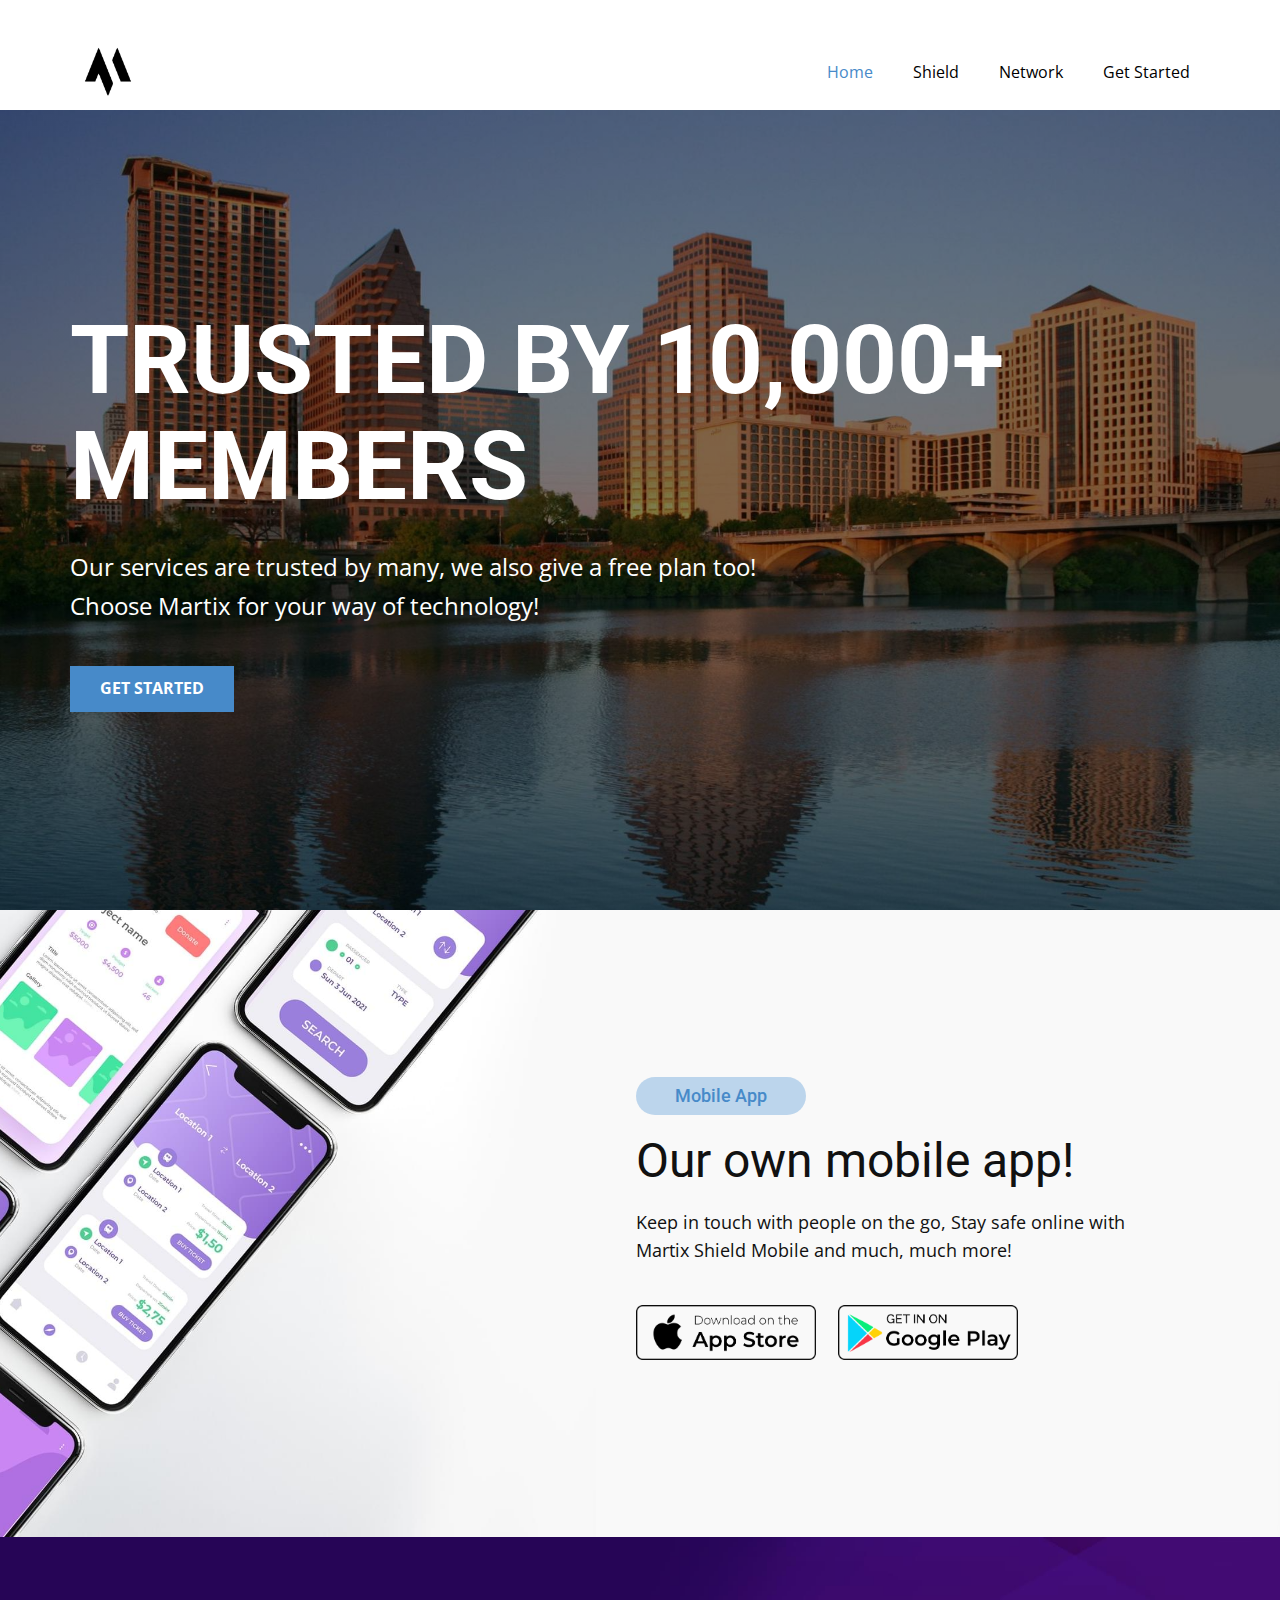
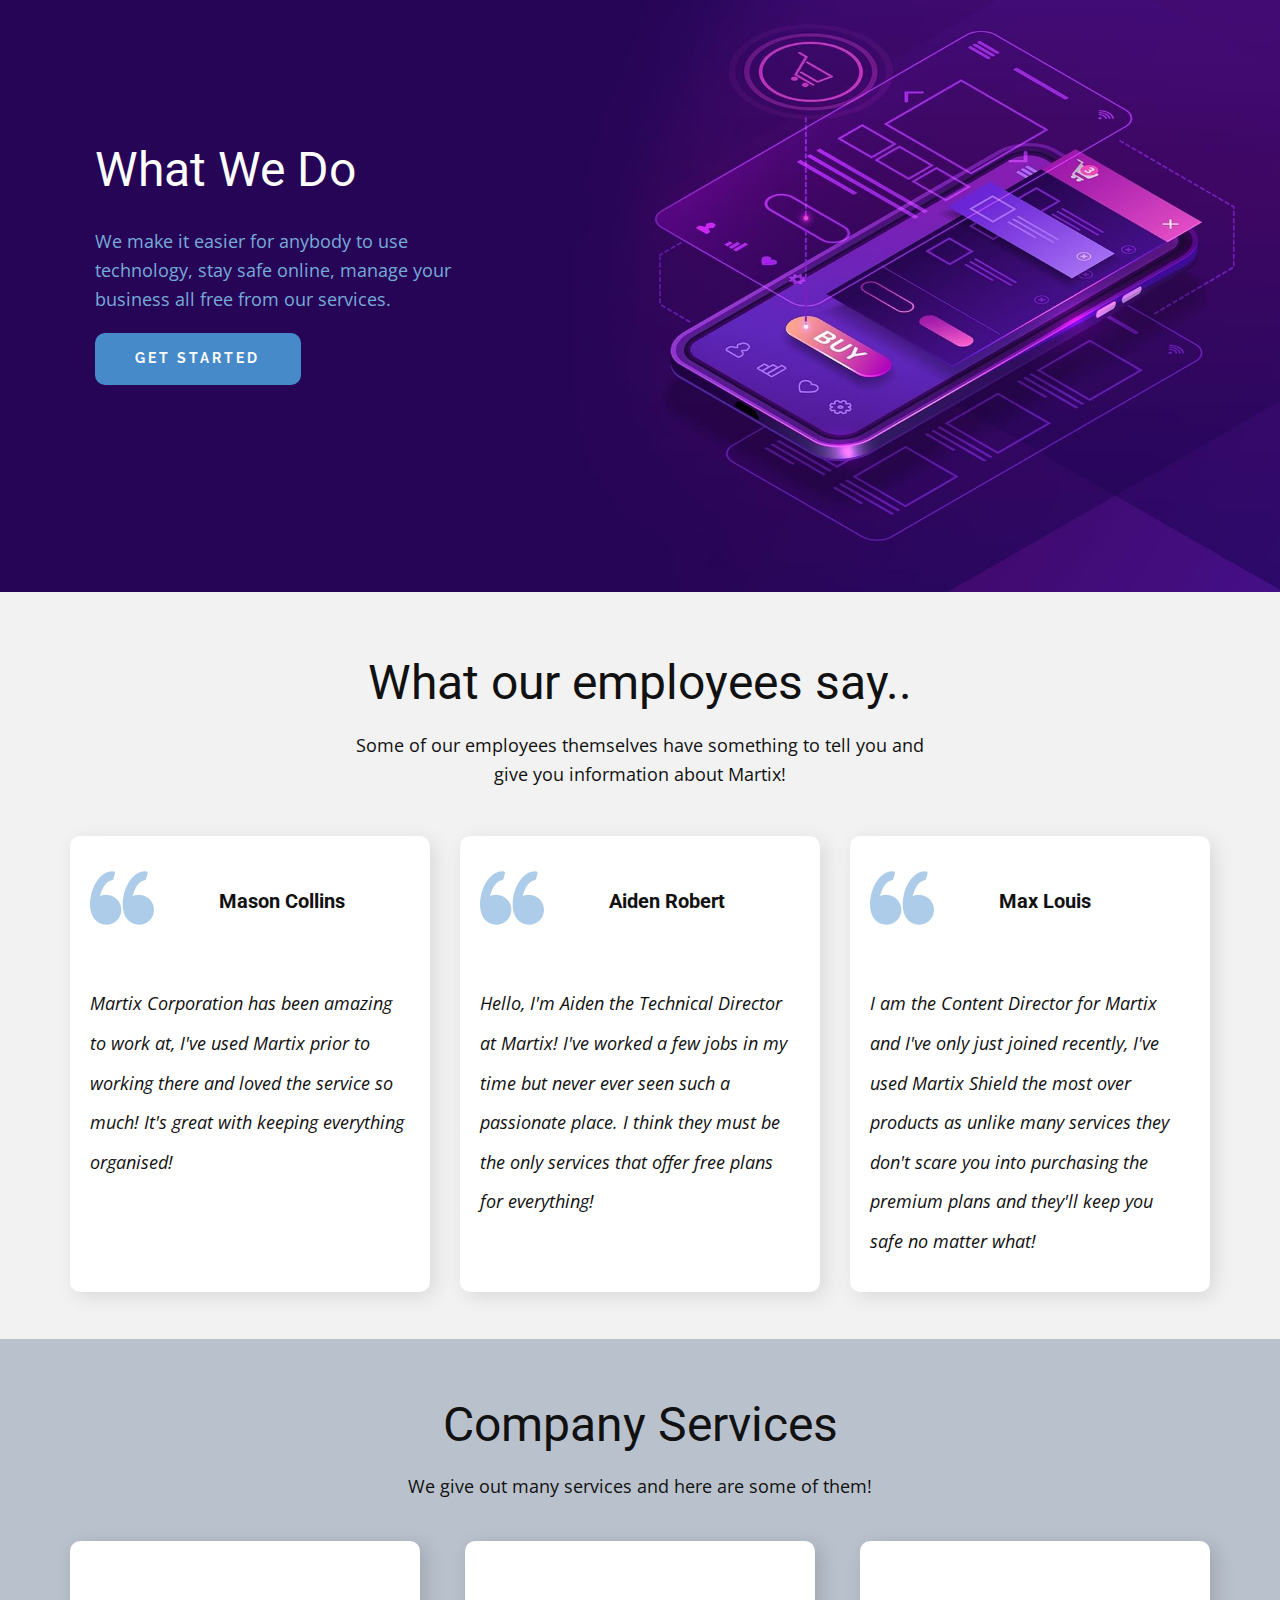
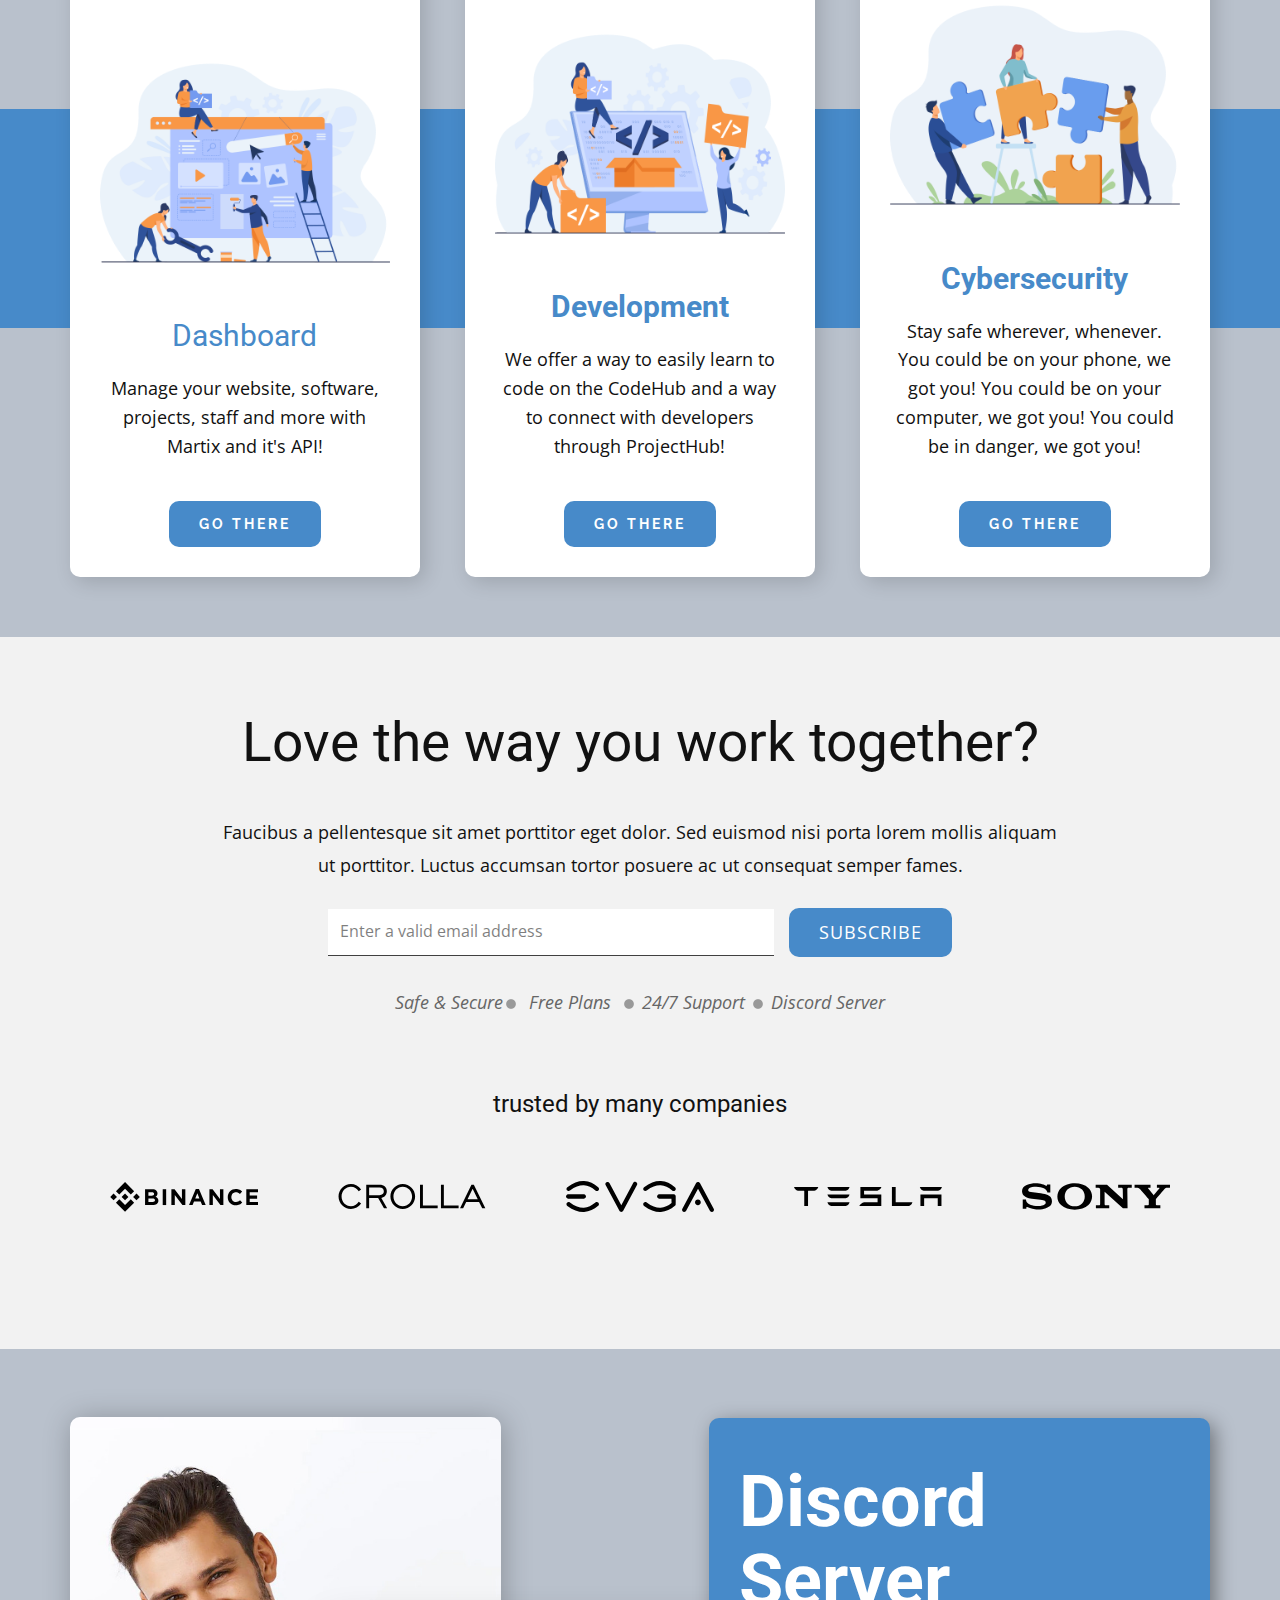
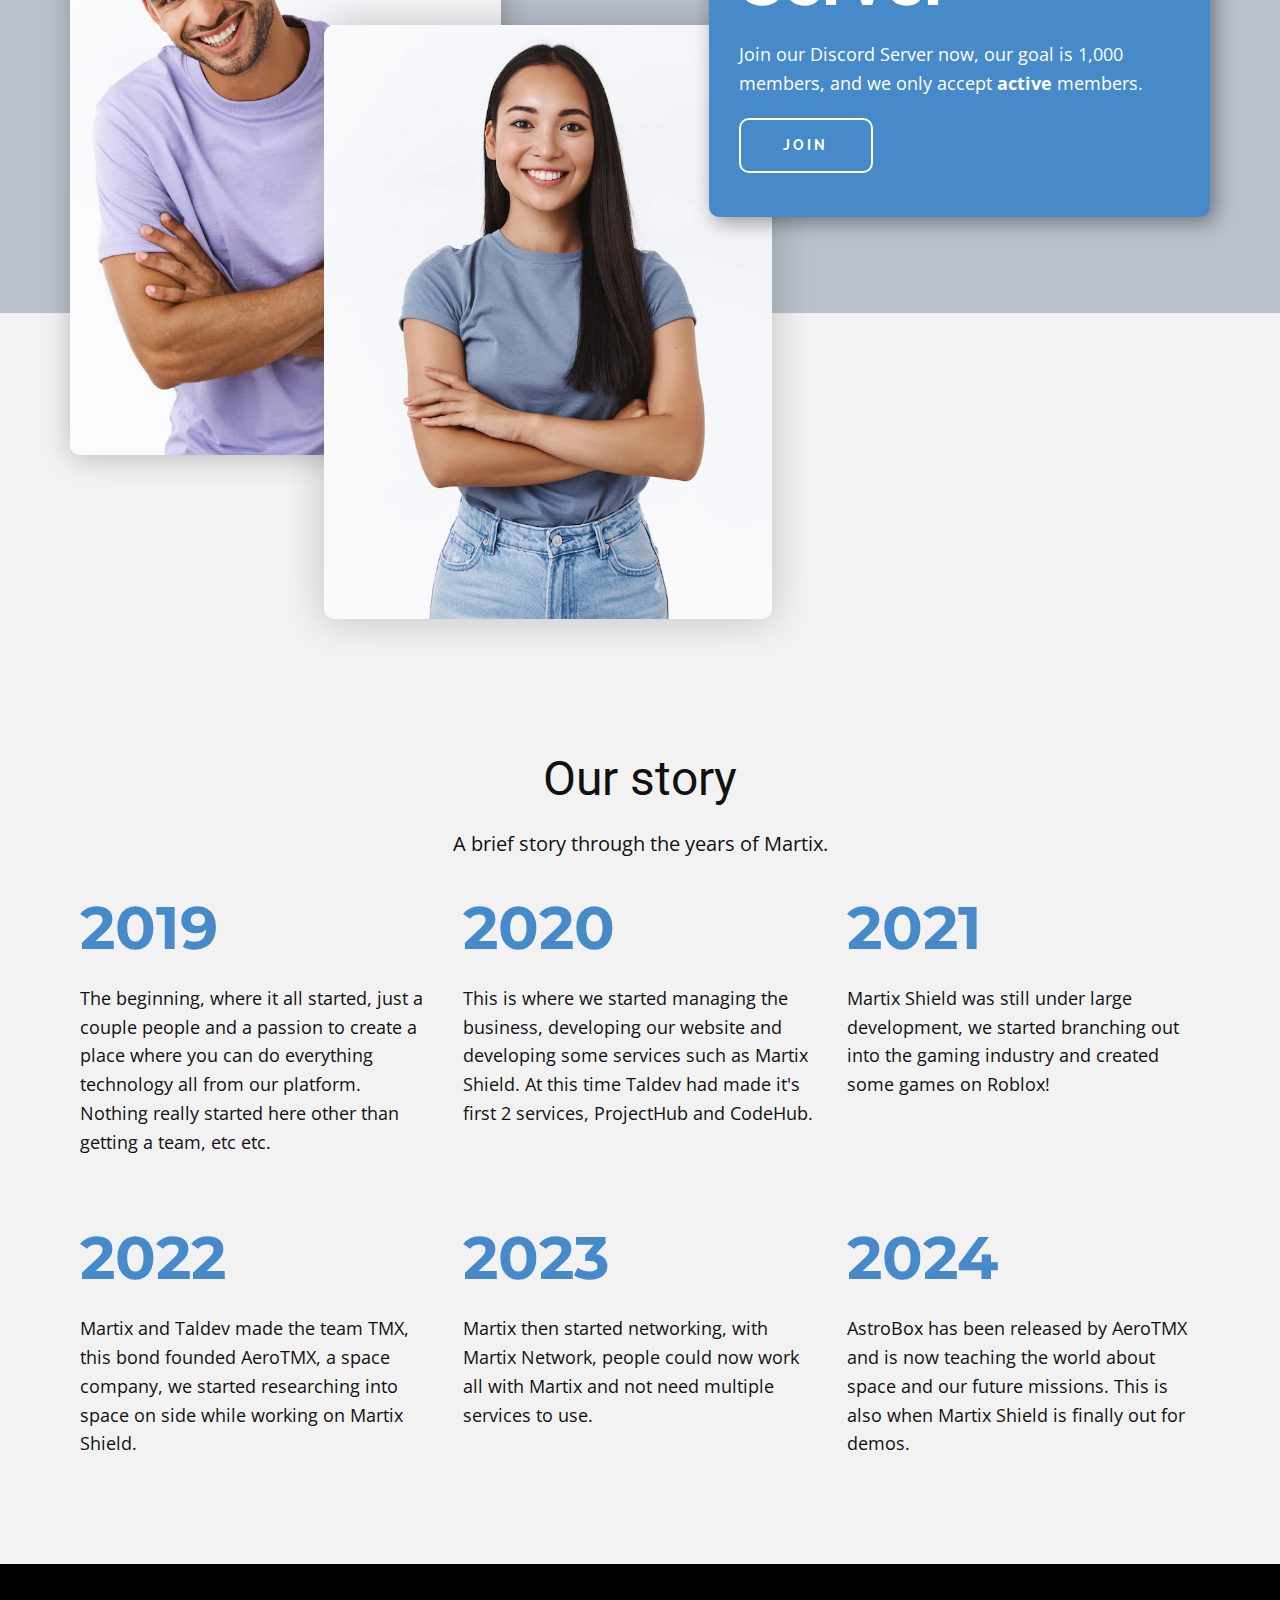
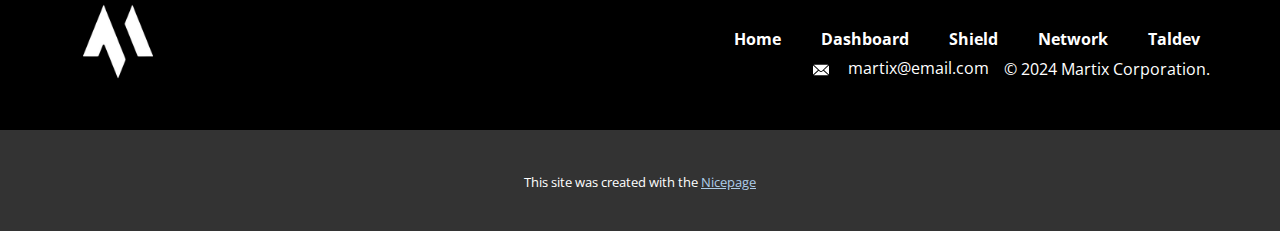
<file: Home.html>
<!DOCTYPE html>
<html style="font-size: 16px;" lang="en"><head>
    <meta name="viewport" content="width=device-width, initial-scale=1.0">
    <meta charset="utf-8">
    <meta name="keywords" content="Mobile App Development, ​Stimulate your cognitive abilities while having fun, What We Do, Testimonials, Company Services, ​Love the way you work together?, Our Portfolio, About Us, ​Our way, Get in Touch, ​Level up your brand">
    <meta name="description" content="">
    <title>Home</title>
    <link rel="stylesheet" href="nicepage.css" media="screen">
<link rel="stylesheet" href="Home.css" media="screen">
    <script class="u-script" type="text/javascript" src="jquery.js" defer=""></script>
    <script class="u-script" type="text/javascript" src="nicepage.js" defer=""></script>
    <meta name="generator" content="Nicepage 6.8.9, nicepage.com">
    <meta name="referrer" content="origin">
    <link id="u-theme-google-font" rel="stylesheet" href="https://fonts.googleapis.com/css?family=Roboto:100,100i,300,300i,400,400i,500,500i,700,700i,900,900i|Open+Sans:300,300i,400,400i,500,500i,600,600i,700,700i,800,800i">
    <link id="u-page-google-font" rel="stylesheet" href="https://fonts.googleapis.com/css?family=Raleway:100,100i,200,200i,300,300i,400,400i,500,500i,600,600i,700,700i,800,800i,900,900i|Montserrat:100,100i,200,200i,300,300i,400,400i,500,500i,600,600i,700,700i,800,800i,900,900i">
    
    
    
    
    
    
    
    
    
    
    <script type="application/ld+json">{
		"@context": "http://schema.org",
		"@type": "Organization",
		"name": "Martix",
		"logo": "images/Untitled_design-removebg-preview.png"
}</script>
    <meta name="theme-color" content="#478ac9">
    <meta property="og:title" content="Home">
    <meta property="og:description" content="">
    <meta property="og:type" content="website">
  <meta data-intl-tel-input-cdn-path="intlTelInput/"></head>
  <body data-path-to-root="./" data-include-products="false" class="u-body u-xl-mode" data-lang="en"><header class="u-clearfix u-header" id="sec-a3e0" data-animation-name="" data-animation-duration="0" data-animation-delay="0" data-animation-direction=""><div class="u-clearfix u-sheet u-valign-bottom u-sheet-1">
        <nav class="u-menu u-menu-one-level u-offcanvas u-menu-1">
          <div class="menu-collapse" style="font-size: 1rem; letter-spacing: 0px;">
            <a class="u-button-style u-custom-left-right-menu-spacing u-custom-padding-bottom u-custom-text-active-color u-custom-text-color u-custom-text-hover-color u-custom-top-bottom-menu-spacing u-nav-link u-text-active-palette-1-base u-text-hover-palette-2-base" href="#">
              <svg class="u-svg-link" viewBox="0 0 24 24"><use xlink:href="#menu-hamburger"></use></svg>
              <svg class="u-svg-content" version="1.1" id="menu-hamburger" viewBox="0 0 16 16" x="0px" y="0px" xmlns:xlink="http://www.w3.org/1999/xlink" xmlns="http://www.w3.org/2000/svg"><g><rect y="1" width="16" height="2"></rect><rect y="7" width="16" height="2"></rect><rect y="13" width="16" height="2"></rect>
</g></svg>
            </a>
          </div>
          <div class="u-custom-menu u-nav-container">
            <ul class="u-nav u-unstyled u-nav-1"><li class="u-nav-item"><a class="u-button-style u-nav-link u-text-active-palette-1-base u-text-black u-text-hover-palette-1-base" href="Home.html" style="padding: 10px 20px;">Home</a>
</li><li class="u-nav-item"><a class="u-button-style u-nav-link u-text-active-palette-1-base u-text-black u-text-hover-palette-1-base" href="Shield.html" style="padding: 10px 20px;">Shield</a>
</li><li class="u-nav-item"><a class="u-button-style u-nav-link u-text-active-palette-1-base u-text-black u-text-hover-palette-1-base" href="Network.html" style="padding: 10px 20px;">Network</a>
</li><li class="u-nav-item"><a class="u-button-style u-nav-link u-text-active-palette-1-base u-text-black u-text-hover-palette-1-base" href="Get-Started.html" style="padding: 10px 20px;">Get Started</a>
</li></ul>
          </div>
          <div class="u-custom-menu u-nav-container-collapse">
            <div class="u-black u-container-style u-inner-container-layout u-opacity u-opacity-95 u-sidenav">
              <div class="u-inner-container-layout u-sidenav-overflow">
                <div class="u-menu-close"></div>
                <ul class="u-align-center u-nav u-popupmenu-items u-unstyled u-nav-2"><li class="u-nav-item"><a class="u-button-style u-nav-link" href="Home.html">Home</a>
</li><li class="u-nav-item"><a class="u-button-style u-nav-link" href="Shield.html">Shield</a>
</li><li class="u-nav-item"><a class="u-button-style u-nav-link" href="Network.html">Network</a>
</li><li class="u-nav-item"><a class="u-button-style u-nav-link" href="Get-Started.html">Get Started</a>
</li></ul>
              </div>
            </div>
            <div class="u-black u-menu-overlay u-opacity u-opacity-70"></div>
          </div>
        </nav>
        <img class="u-image u-image-contain u-image-default u-preserve-proportions u-image-1" src="images/Untitleddesign2.png" alt="" data-image-width="500" data-image-height="500">
      </div></header>
    <section class="u-align-left u-clearfix u-container-align-left u-image u-shading u-section-1" id="sec-3df1" data-image-width="2048" data-image-height="1365">
      <div class="u-clearfix u-sheet u-valign-middle u-sheet-1">
        <h1 class="u-align-left u-text u-text-default u-title u-text-1">Trusted by 10,000+ members</h1>
        <p class="u-align-left u-large-text u-text u-text-variant u-text-2">Our services are trusted by many, we also give a free plan too!<br>Choose Martix for your way of technology!
        </p>
        <a href="Get-Started.html" class="u-align-left u-border-none u-btn u-button-style u-palette-1-base u-btn-1">Get Started </a>
      </div>
    </section>
    <section class="u-clearfix u-image u-valign-middle u-section-2" id="sec-f0a5" data-image-width="1980" data-image-height="1321">
      <div class="data-layout-selected u-clearfix u-layout-wrap u-layout-wrap-1">
        <div class="u-layout">
          <div class="u-layout-row">
            <div class="u-container-style u-image u-layout-cell u-size-30-lg u-size-30-xl u-size-60-md u-size-60-sm u-size-60-xs u-image-1" data-image-width="1357" data-image-height="1080">
              <div class="u-container-layout u-valign-middle u-container-layout-1"></div>
            </div>
            <div class="u-align-left u-container-align-left u-container-style u-layout-cell u-shape-rectangle u-size-30-lg u-size-30-xl u-size-60-md u-size-60-sm u-size-60-xs u-layout-cell-2">
              <div class="u-container-layout u-valign-middle u-container-layout-2">
                <div class="u-container-align-center u-container-style u-group u-opacity u-opacity-80 u-palette-1-light-2 u-radius-50 u-shape-round u-group-1">
                  <div class="u-container-layout">
                    <h6 class="u-text u-text-default u-text-palette-1-base u-text-1">Mobile App</h6>
                  </div>
                </div>
                <h2 class="u-align-left u-text u-text-2">Our own mobile app!</h2>
                <p class="u-align-left u-text u-text-3">Keep in touch with people on the go, Stay safe online with Martix Shield Mobile and much, much more! </p>
                <div class="u-list u-list-1">
                  <div class="u-repeater u-repeater-1">
                    <div class="u-container-style u-list-item u-repeater-item">
                      <div class="u-container-layout u-similar-container u-valign-top u-container-layout-4">
                        <img class="u-image u-image-contain u-image-default u-preserve-proportions u-image-2" src="images/2222222.png" alt="" data-image-width="493" data-image-height="150">
                      </div>
                    </div>
                    <div class="u-container-style u-list-item u-repeater-item">
                      <div class="u-container-layout u-similar-container u-valign-top u-container-layout-5">
                        <img class="u-image u-image-contain u-image-default u-preserve-proportions u-image-3" src="images/0001.png" alt="" data-image-width="493" data-image-height="150">
                      </div>
                    </div>
                  </div>
                </div>
              </div>
            </div>
          </div>
        </div>
      </div>
    </section>
    <section class="u-align-left u-clearfix u-image u-section-3" id="carousel_d518" data-image-width="1980" data-image-height="1200">
      <div class="data-layout-selected u-clearfix u-layout-wrap u-layout-wrap-1">
        <div class="u-gutter-0 u-layout">
          <div class="u-layout-row">
            <div class="u-align-left u-container-align-left u-container-style u-layout-cell u-left-cell u-shape-rectangle u-size-25-lg u-size-25-xl u-size-60-md u-size-60-sm u-size-60-xs u-layout-cell-1">
              <div class="u-container-layout u-valign-middle u-container-layout-1">
                <h2 class="u-align-left u-text u-text-body-alt-color u-text-1">What We Do</h2>
                <p class="u-align-left u-text u-text-palette-1-light-1 u-text-2">We make it easier for anybody to use technology, stay safe online, manage your business all free from our services.</p>
                <a href="Get-Started.html" class="u-active-palette-2-light-1 u-align-left u-border-none u-btn u-btn-round u-button-style u-custom-font u-font-raleway u-hover-palette-2-light-1 u-palette-1-base u-radius-10 u-text-body-alt-color u-btn-1">Get Started </a>
              </div>
            </div>
            <div class="u-align-left u-container-style u-image u-layout-cell u-right-cell u-size-35-lg u-size-35-xl u-size-60-md u-size-60-sm u-size-60-xs u-image-1" data-image-width="1296" data-image-height="1080">
              <div class="u-container-layout u-valign-bottom u-container-layout-2"></div>
            </div>
          </div>
        </div>
      </div>
    </section>
    <section class="u-align-center u-clearfix u-grey-5 u-section-4" id="carousel_e658">
      <div class="u-clearfix u-sheet u-valign-middle-lg u-valign-middle-md u-valign-middle-sm u-valign-middle-xs u-sheet-1">
        <h2 class="u-text u-text-default u-text-1">What our employees say.. </h2>
        <p class="u-text u-text-2">Some of our employees themselves have something to tell you and give you information about Martix!</p>
        <div class="u-expanded-width u-layout-grid u-list u-list-1">
          <div class="u-repeater u-repeater-1">
            <div class="u-container-style u-list-item u-radius-10 u-repeater-item u-shape-round u-white u-list-item-1">
              <div class="u-container-layout u-similar-container u-container-layout-1">
                <div class="u-container-style u-group u-shape-rectangle u-group-1">
                  <div class="u-container-layout u-container-layout-2"><span class="u-file-icon u-icon u-text-palette-1-light-2 u-icon-1"><img src="images/59149-813e9ec4.png" alt=""></span>
                    <h5 class="u-align-left u-text u-text-3">Mason​ Collins</h5>
                  </div>
                </div>
                <p class="u-align-left u-text u-text-4">Martix Corporation has been amazing to work at, I've used Martix prior to working there and loved the service so much! It's great with keeping everything organised!&nbsp;</p>
              </div>
            </div>
            <div class="u-container-style u-list-item u-radius-10 u-repeater-item u-shape-round u-white u-list-item-2">
              <div class="u-container-layout u-similar-container u-container-layout-3">
                <div class="u-container-style u-group u-shape-rectangle u-group-2">
                  <div class="u-container-layout u-container-layout-4"><span class="u-file-icon u-icon u-text-palette-1-light-2 u-icon-2"><img src="images/59149-813e9ec4.png" alt=""></span>
                    <h5 class="u-align-left u-text u-text-5">Aiden Robert</h5>
                  </div>
                </div>
                <p class="u-align-left u-text u-text-6">Hello, I'm Aiden the Technical Director at Martix! I've worked a few jobs in my time but never ever seen such a passionate place. I think they must be the only services that offer free plans for everything!</p>
              </div>
            </div>
            <div class="u-container-style u-list-item u-radius-10 u-repeater-item u-shape-round u-white u-list-item-3">
              <div class="u-container-layout u-similar-container u-container-layout-5">
                <div class="u-container-style u-group u-shape-rectangle u-group-3">
                  <div class="u-container-layout u-container-layout-6"><span class="u-file-icon u-icon u-text-palette-1-light-2 u-icon-3"><img src="images/59149-813e9ec4.png" alt=""></span>
                    <h5 class="u-align-left u-text u-text-7">Max Louis</h5>
                  </div>
                </div>
                <p class="u-align-left u-text u-text-8">I am the Content Director for Martix and I've only just joined recently, I've used Martix Shield the most over products as unlike many services they don't scare you into purchasing the premium plans and they'll keep you safe no matter what!&nbsp;</p>
              </div>
            </div>
          </div>
        </div>
      </div>
    </section>
    <section class="u-align-center u-clearfix u-palette-5-base u-section-5" id="carousel_d2df">
      <h2 class="u-text u-text-default u-text-1">Company Services</h2>
      <p class="u-text u-text-default-lg u-text-default-xl u-text-2">We give out many services and here are some of them!</p>
      <div class="u-expanded-width u-palette-1-base u-shape u-shape-rectangle u-shape-1"></div>
      <div class="u-list u-list-1">
        <div class="u-repeater u-repeater-1">
          <div class="u-align-center u-container-style u-list-item u-radius-10 u-repeater-item u-shape-round u-white u-list-item-1">
            <div class="u-container-layout u-similar-container u-valign-bottom u-container-layout-1">
              <img alt="" class="u-expanded-width u-image u-image-contain u-image-default u-image-1" data-image-width="700" data-image-height="500" src="images/11.png">
              <h4 class="u-text u-text-default u-text-palette-1-base u-text-3">Dashboard</h4>
              <p class="u-text u-text-4">Manage your website, software, projects, staff and more with Martix and it's API!</p>
              <a href="Dashboard.html" class="u-active-palette-1-base u-align-left u-border-none u-btn u-btn-round u-button-style u-custom-font u-font-raleway u-hover-palette-1-base u-palette-1-base u-radius-10 u-text-body-alt-color u-btn-1" data-animation-name="" data-animation-duration="0" data-animation-delay="0" data-animation-direction="">Go There </a>
            </div>
          </div>
          <div class="u-align-center u-container-style u-list-item u-radius-10 u-repeater-item u-shape-round u-white u-list-item-2">
            <div class="u-container-layout u-similar-container u-valign-bottom u-container-layout-2">
              <img alt="" class="u-expanded-width u-image u-image-contain u-image-default u-image-2" data-image-width="700" data-image-height="500" src="images/2.png">
              <h4 class="u-text u-text-default u-text-palette-1-base u-text-5">Development</h4>
              <p class="u-text u-text-6">We offer a way to easily learn to code on the CodeHub and a way to connect with developers through ProjectHub!</p>
              <a href="Taldev.html" class="u-active-palette-1-base u-align-left u-border-none u-btn u-btn-round u-button-style u-custom-font u-font-raleway u-hover-palette-1-base u-palette-1-base u-radius-10 u-text-body-alt-color u-btn-2" data-animation-name="" data-animation-duration="0" data-animation-delay="0" data-animation-direction="">Go There </a>
            </div>
          </div>
          <div class="u-align-center u-container-style u-list-item u-radius-10 u-repeater-item u-shape-round u-white u-list-item-3">
            <div class="u-container-layout u-similar-container u-valign-bottom u-container-layout-3">
              <img alt="" class="u-expanded-width u-image u-image-contain u-image-default u-image-3" data-image-width="700" data-image-height="500" src="images/6c7decbc-d9d3-4316-5906-19d76e6c84f3.png">
              <h4 class="u-text u-text-default u-text-palette-1-base u-text-7">Cybersecurity</h4>
              <p class="u-text u-text-8">Stay safe wherever, whenever. You could be on your phone, we got you! You could be on your computer, we got you! You could be in danger, we got you!</p>
              <a href="Shield.html" class="u-active-palette-1-base u-align-left u-border-none u-btn u-btn-round u-button-style u-custom-font u-font-raleway u-hover-palette-1-base u-palette-1-base u-radius-10 u-text-body-alt-color u-btn-3" data-animation-name="" data-animation-duration="0" data-animation-delay="0" data-animation-direction=""> Go There</a>
            </div>
          </div>
        </div>
      </div>
    </section>
    <section class="u-align-center u-clearfix u-container-align-center-lg u-container-align-center-md u-container-align-center-sm u-container-align-center-xl u-grey-5 u-section-6" id="carousel_36fb">
      <div class="u-clearfix u-sheet u-valign-middle-lg u-valign-middle-md u-valign-middle-sm u-valign-middle-xl u-sheet-1">
        <h2 class="u-align-center u-text u-text-1"> Love the way you work together?</h2>
        <p class="u-align-center u-text u-text-2"> Faucibus a pellentesque sit amet porttitor eget dolor. Sed euismod nisi porta lorem mollis aliquam ut porttitor. Luctus accumsan tortor posuere ac ut consequat semper fames.</p>
        <div class="u-form u-form-1">
          <form action="https://forms.nicepagesrv.com/v2/form/process" class="u-clearfix u-form-horizontal u-form-spacing-15 u-inner-form" source="email" style="">
            <div class="u-form-email u-form-group u-label-none">
              <label for="email-7771" class="u-label">Email</label>
              <input type="email" placeholder="Enter a valid email address" id="email-7771" name="email" class="u-border-grey-75 u-border-no-left u-border-no-right u-border-no-top u-input u-input-rectangle u-input-1" required="" wfd-id="id118">
            </div>
            <div class="u-form-group u-form-submit u-label-none">
              <a href="#" class="u-active-palette-2-light-1 u-border-none u-btn u-btn-round u-btn-submit u-button-style u-hover-palette-2-light-1 u-radius-10 u-btn-1"> sUBSCRIBE</a>
              <input type="submit" value="submit" class="u-form-control-hidden" wfd-id="id119">
            </div>
            <div class="u-form-send-message u-form-send-success">Thank you! Your message has been sent.</div>
            <div class="u-form-send-error u-form-send-message">Unable to send your message. Please fix errors then try again.</div>
            <input type="hidden" value="" name="recaptchaResponse" wfd-id="id120">
            <input type="hidden" name="formServices" value="d8f4f245-5d11-4c5f-e990-9919bc29f2ca">
          </form>
        </div>
        <p class="u-align-center u-text u-text-grey-60 u-text-3">Safe &amp; Secure<span class="u-file-icon u-icon u-text-grey-40 u-icon-1"><img src="images/8804357-2b0ebbb4.png" alt=""></span>&nbsp; Free Plans&nbsp;&nbsp;<span class="u-file-icon u-icon u-text-grey-40 u-icon-2"><img src="images/8804357-2b0ebbb4.png" alt=""></span>&nbsp;24/7 Support&nbsp;<span class="u-file-icon u-icon u-text-grey-40 u-icon-3"><img src="images/8804357-2b0ebbb4.png" alt=""></span>&nbsp;Discord Server
        </p>
        <h4 class="u-align-center u-text u-text-4"> trusted by many companies</h4>
        <div class="u-expanded-width u-list u-list-1">
          <div class="u-repeater u-repeater-1">
            <div class="u-container-align-center-md u-container-align-center-sm u-container-align-center-xs u-container-style u-list-item u-repeater-item u-shape-rectangle">
              <div class="u-container-layout u-similar-container u-valign-middle u-container-layout-1">
                <img alt="" class="u-expanded-width u-image u-image-contain u-image-default u-image-1" data-image-width="300" data-image-height="90" src="images/1.svg">
              </div>
            </div>
            <div class="u-container-align-center-md u-container-align-center-sm u-container-align-center-xs u-container-style u-list-item u-repeater-item u-shape-rectangle">
              <div class="u-container-layout u-similar-container u-valign-middle u-container-layout-2">
                <img alt="" class="u-expanded-width u-image u-image-contain u-image-default u-image-2" data-image-width="300" data-image-height="90" src="images/logo-amazon.svg">
              </div>
            </div>
            <div class="u-container-align-center-md u-container-align-center-sm u-container-align-center-xs u-container-style u-list-item u-repeater-item u-shape-rectangle">
              <div class="u-container-layout u-similar-container u-valign-middle u-container-layout-3">
                <img alt="" class="u-expanded-width u-image u-image-contain u-image-default u-image-3" data-image-width="300" data-image-height="63" src="images/evga.svg">
              </div>
            </div>
            <div class="u-container-align-center-md u-container-align-center-sm u-container-align-center-xs u-container-style u-list-item u-repeater-item u-shape-rectangle">
              <div class="u-container-layout u-similar-container u-valign-middle u-container-layout-4">
                <img alt="" class="u-expanded-width u-image u-image-contain u-image-default u-image-4" data-image-width="300" data-image-height="39" src="images/tesla-9.svg">
              </div>
            </div>
            <div class="u-container-align-center-md u-container-align-center-sm u-container-align-center-xs u-container-style u-list-item u-repeater-item u-shape-rectangle">
              <div class="u-container-layout u-similar-container u-valign-middle u-container-layout-5">
                <img alt="" class="u-expanded-width u-image u-image-contain u-image-default u-image-5" data-image-width="300" data-image-height="54" src="images/sony-logo.svg">
              </div>
            </div>
          </div>
        </div>
      </div>
    </section>
    <section class="u-clearfix u-grey-5 u-section-7" id="carousel_581b">
      <div class="u-expanded-width u-palette-5-base u-shape u-shape-rectangle u-shape-1"></div>
      <img src="images/rr3.jpg" alt="" class="u-image u-image-round u-radius-10 u-image-1" data-image-width="934" data-image-height="934">
      <img src="images/io.jpg" alt="" class="u-image u-image-round u-radius-10 u-image-2" data-image-width="902" data-image-height="902">
      <div class="u-container-align-left u-container-style u-group u-palette-1-base u-radius-10 u-shape-round u-group-1">
        <div class="u-container-layout u-valign-middle u-container-layout-1">
          <h1 class="u-align-left u-text u-text-1">Discord Server </h1>
          <p class="u-align-left u-text u-text-body-alt-color u-text-2">Join our Discord Server now, our goal is 1,000 members, and we only accept <span style="font-weight: 700;">active </span>members​.
          </p>
          <a href="https://discord.gg/XgNjq7avC4" class="u-active-white u-align-left u-border-2 u-border-white u-btn u-btn-round u-button-style u-custom-font u-font-raleway u-hover-white u-none u-radius-10 u-text-active-palette-1-base u-text-body-alt-color u-text-hover-palette-1-base u-btn-1" data-animation-name="" data-animation-duration="0" data-animation-delay="0" data-animation-direction="" target="_blank">Join </a>
        </div>
      </div>
    </section>
    <section class="u-align-center u-clearfix u-container-align-center u-grey-5 u-section-8" id="carousel_e2a2">
      <div class="u-clearfix u-sheet u-valign-middle u-sheet-1">
        <h2 class="u-align-center u-text u-text-default u-text-1"> Our story</h2>
        <p class="u-align-center u-text u-text-2"> A brief story through the years of Martix.</p>
        <div class="u-expanded-width u-list u-list-1">
          <div class="u-repeater u-repeater-1">
            <div class="u-container-align-center-sm u-container-align-center-xs u-container-style u-list-item u-repeater-item">
              <div class="u-container-layout u-similar-container u-valign-top u-container-layout-1">
                <h3 class="u-align-center-sm u-align-center-xs u-custom-font u-font-montserrat u-text u-text-default u-text-palette-1-base u-text-3">2019</h3>
                <p class="u-align-center-sm u-align-center-xs u-align-left-lg u-align-left-md u-align-left-xl u-text u-text-4">The beginning, where it all started, just a couple people and a passion to create a place where you can do everything technology all from our platform. Nothing really started here other than getting a team, etc etc.</p>
              </div>
            </div>
            <div class="u-container-align-center-sm u-container-align-center-xs u-container-style u-list-item u-repeater-item">
              <div class="u-container-layout u-similar-container u-valign-top u-container-layout-2">
                <h3 class="u-align-center-sm u-align-center-xs u-custom-font u-font-montserrat u-text u-text-default u-text-palette-1-base u-text-5">2020</h3>
                <p class="u-align-center-sm u-align-center-xs u-align-left-lg u-align-left-md u-align-left-xl u-text u-text-6">This is where we started managing the business, developing our website and developing some services such as Martix Shield. At this time Taldev had made it's first 2 services, ProjectHub and CodeHub.</p>
              </div>
            </div>
            <div class="u-container-align-center-sm u-container-align-center-xs u-container-style u-list-item u-repeater-item">
              <div class="u-container-layout u-similar-container u-valign-top u-container-layout-3">
                <h3 class="u-align-center-sm u-align-center-xs u-custom-font u-font-montserrat u-text u-text-default u-text-palette-1-base u-text-7">2021</h3>
                <p class="u-align-center-sm u-align-center-xs u-align-left-lg u-align-left-md u-align-left-xl u-text u-text-8">Martix Shield was still under large development, we started branching out into the gaming industry and created some games on Roblox!</p>
              </div>
            </div>
            <div class="u-container-align-center-sm u-container-align-center-xs u-container-style u-list-item u-repeater-item">
              <div class="u-container-layout u-similar-container u-valign-top u-container-layout-4">
                <h3 class="u-align-center-sm u-align-center-xs u-custom-font u-font-montserrat u-text u-text-default u-text-palette-1-base u-text-9">2022</h3>
                <p class="u-align-center-sm u-align-center-xs u-align-left-lg u-align-left-md u-align-left-xl u-text u-text-10"> Martix and Taldev made the team TMX, this bond founded AeroTMX, a space company, we started researching into space on side while working on Martix Shield.</p>
              </div>
            </div>
            <div class="u-container-align-center-sm u-container-align-center-xs u-container-style u-list-item u-repeater-item">
              <div class="u-container-layout u-similar-container u-valign-top u-container-layout-5">
                <h3 class="u-align-center-sm u-align-center-xs u-custom-font u-font-montserrat u-text u-text-default u-text-palette-1-base u-text-11">2023</h3>
                <p class="u-align-center-sm u-align-center-xs u-align-left-lg u-align-left-md u-align-left-xl u-text u-text-12">Martix then started networking, with Martix Network, people could now work all with Martix and not need multiple services to use. </p>
              </div>
            </div>
            <div class="u-container-align-center-sm u-container-align-center-xs u-container-style u-list-item u-repeater-item">
              <div class="u-container-layout u-similar-container u-valign-top u-container-layout-6">
                <h3 class="u-align-center-sm u-align-center-xs u-custom-font u-font-montserrat u-text u-text-default u-text-palette-1-base u-text-13">2024</h3>
                <p class="u-align-center-sm u-align-center-xs u-align-left-lg u-align-left-md u-align-left-xl u-text u-text-14">AstroBox has been released by AeroTMX and is now teaching the world about space and our future missions. This is also when Martix Shield is finally out for demos.</p>
              </div>
            </div>
          </div>
        </div>
      </div>
    </section>
    
    
    
    <footer class="u-black u-clearfix u-footer" id="sec-b3c1"><div class="u-clearfix u-sheet u-sheet-1">
        <a href="#" class="u-image u-logo u-image-1" data-image-width="500" data-image-height="500">
          <img src="images/Untitled_design-removebg-preview.png" class="u-logo-image u-logo-image-1">
        </a>
        <p class="u-text u-text-default u-text-1"> © 2024 Martix Corporation.</p>
        <nav class="u-menu u-menu-one-level u-offcanvas u-menu-1">
          <div class="menu-collapse">
            <a class="u-button-style u-nav-link" href="#">
              <svg class="u-svg-link" viewBox="0 0 24 24"><use xlink:href="#menu-hamburger"></use></svg>
              <svg class="u-svg-content" version="1.1" id="menu-hamburger" viewBox="0 0 16 16" x="0px" y="0px" xmlns:xlink="http://www.w3.org/1999/xlink" xmlns="http://www.w3.org/2000/svg"><g><rect y="1" width="16" height="2"></rect><rect y="7" width="16" height="2"></rect><rect y="13" width="16" height="2"></rect>
</g></svg>
            </a>
          </div>
          <div class="u-custom-menu u-nav-container">
            <ul class="u-nav u-spacing-20 u-unstyled u-nav-1"><li class="u-nav-item"><a class="u-button-style u-nav-link u-text-active-white u-text-hover-palette-2-base u-text-white" href="Home.html" style="padding: 10px;">Home</a>
</li><li class="u-nav-item"><a class="u-button-style u-nav-link u-text-active-white u-text-hover-palette-2-base u-text-white" href="Dashboard.html" style="padding: 10px;">Dashboard</a>
</li><li class="u-nav-item"><a class="u-button-style u-nav-link u-text-active-white u-text-hover-palette-2-base u-text-white" href="Shield.html" style="padding: 10px;">Shield</a>
</li><li class="u-nav-item"><a class="u-button-style u-nav-link u-text-active-white u-text-hover-palette-2-base u-text-white" href="Network.html" style="padding: 10px;">Network</a>
</li><li class="u-nav-item"><a class="u-button-style u-nav-link u-text-active-white u-text-hover-palette-2-base u-text-white" href="Taldev.html" style="padding: 10px;">Taldev</a>
</li></ul>
          </div>
          <div class="u-custom-menu u-nav-container-collapse">
            <div class="u-black u-container-style u-inner-container-layout u-opacity u-opacity-95 u-sidenav u-sidenav-1">
              <div class="u-inner-container-layout u-sidenav-overflow">
                <div class="u-menu-close"></div>
                <ul class="u-align-center u-nav u-popupmenu-items u-unstyled u-nav-2"><li class="u-nav-item"><a class="u-button-style u-nav-link" href="Home.html">Home</a>
</li><li class="u-nav-item"><a class="u-button-style u-nav-link" href="Dashboard.html">Dashboard</a>
</li><li class="u-nav-item"><a class="u-button-style u-nav-link" href="Shield.html">Shield</a>
</li><li class="u-nav-item"><a class="u-button-style u-nav-link" href="Network.html">Network</a>
</li><li class="u-nav-item"><a class="u-button-style u-nav-link" href="Taldev.html">Taldev</a>
</li></ul>
              </div>
            </div>
            <div class="u-black u-menu-overlay u-opacity u-opacity-70"></div>
          </div>
        </nav>
        <a href="mailto:info@site.com" class="u-active-none u-btn u-btn-rectangle u-button-style u-hover-none u-none u-text-body-alt-color u-btn-1"><span class="u-icon u-text-white u-icon-1"><svg class="u-svg-content" viewBox="0 0 24 16" x="0px" y="0px" style="width: 1em; height: 1em;"><path fill="currentColor" d="M23.8,1.1l-7.3,6.8l7.3,6.8c0.1-0.2,0.2-0.6,0.2-0.9V2C24,1.7,23.9,1.4,23.8,1.1z M21.8,0H2.2
	c-0.4,0-0.7,0.1-1,0.2L10.6,9c0.8,0.8,2.2,0.8,3,0l9.2-8.7C22.6,0.1,22.2,0,21.8,0z M0.2,1.1C0.1,1.4,0,1.7,0,2V14
	c0,0.3,0.1,0.6,0.2,0.9l7.3-6.8L0.2,1.1z M15.5,9l-1.1,1c-1.3,1.2-3.6,1.2-4.9,0l-1-1l-7.3,6.8c0.2,0.1,0.6,0.2,1,0.2H22
	c0.4,0,0.6-0.1,1-0.2L15.5,9z"></path></svg></span>&nbsp;martix@email.com
        </a>
      </div></footer>
    <section class="u-backlink u-clearfix u-grey-80">
      <p class="u-text">
        <span>This site was created with the </span>
        <a class="u-link" href="https://nicepage.com/" target="_blank" rel="nofollow">
          <span>Nicepage</span>
        </a>
      </p>
    </section>
  
</body></html>
</file>
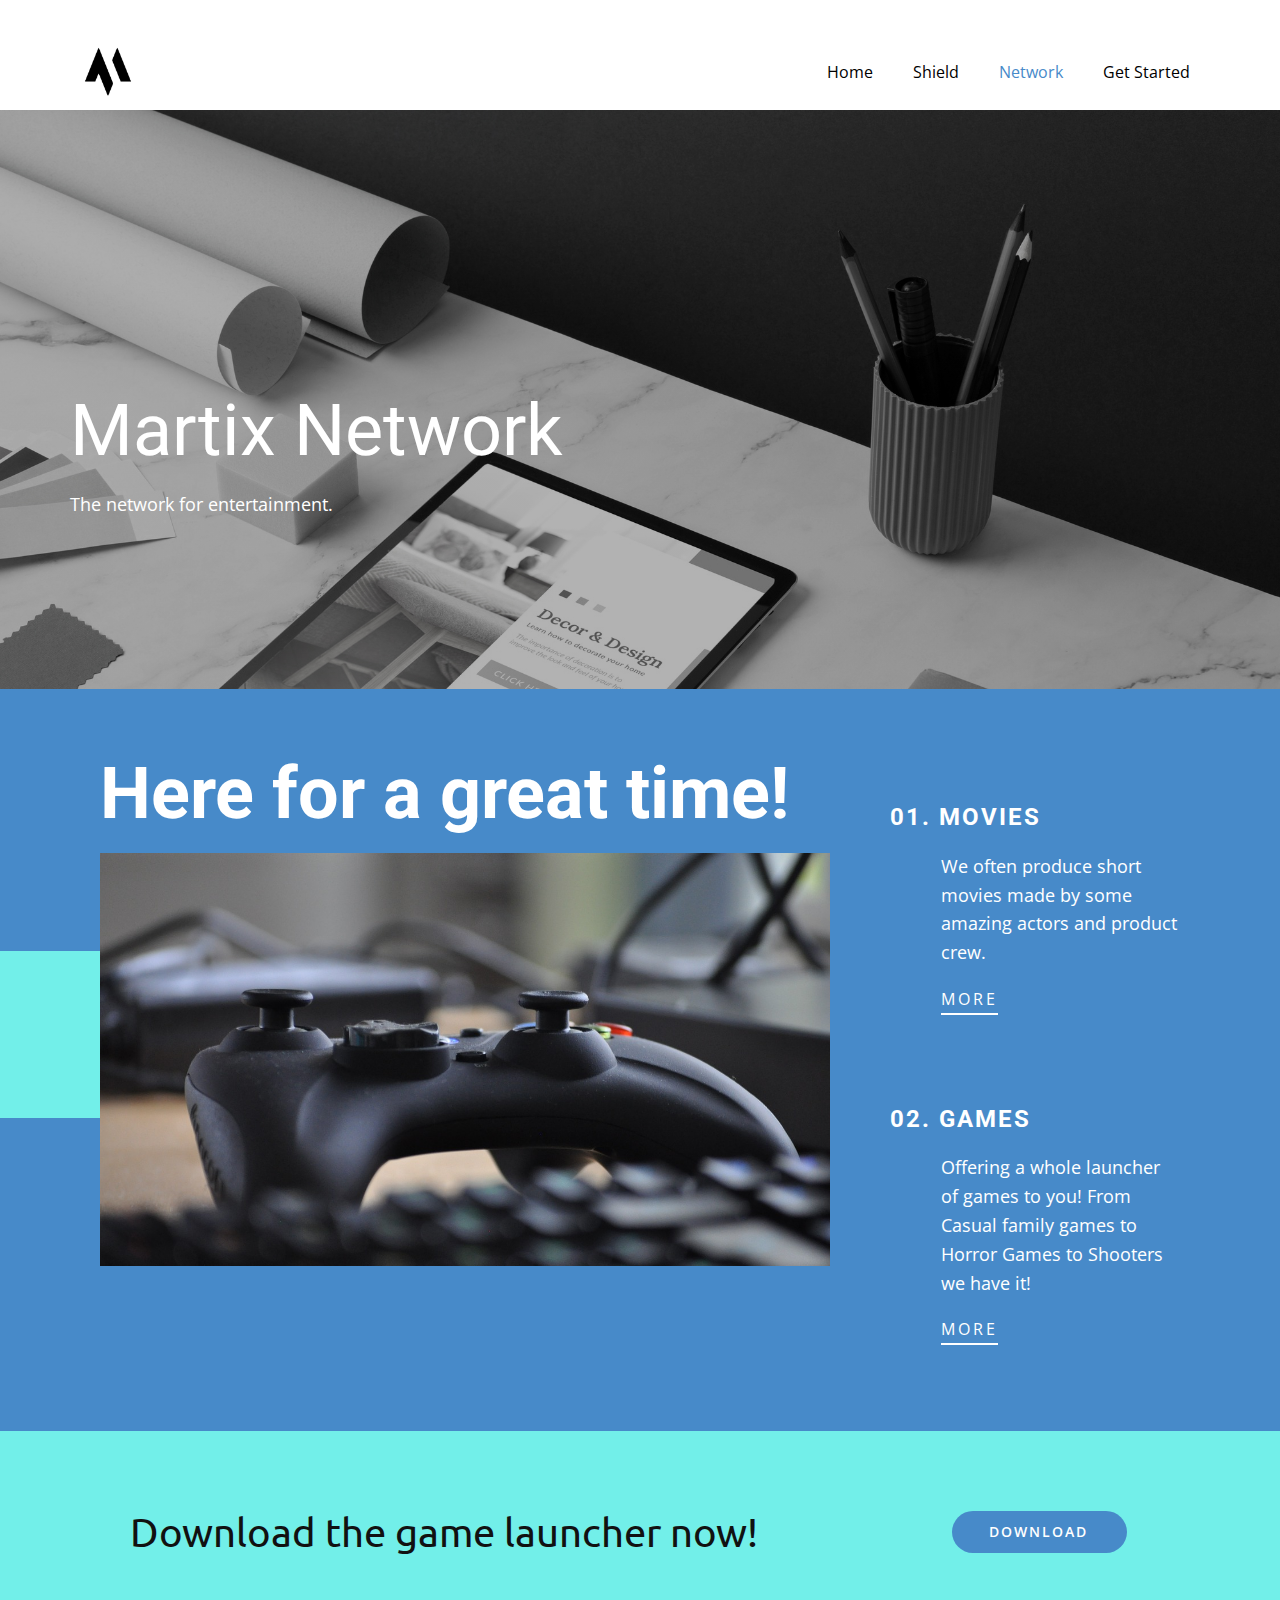
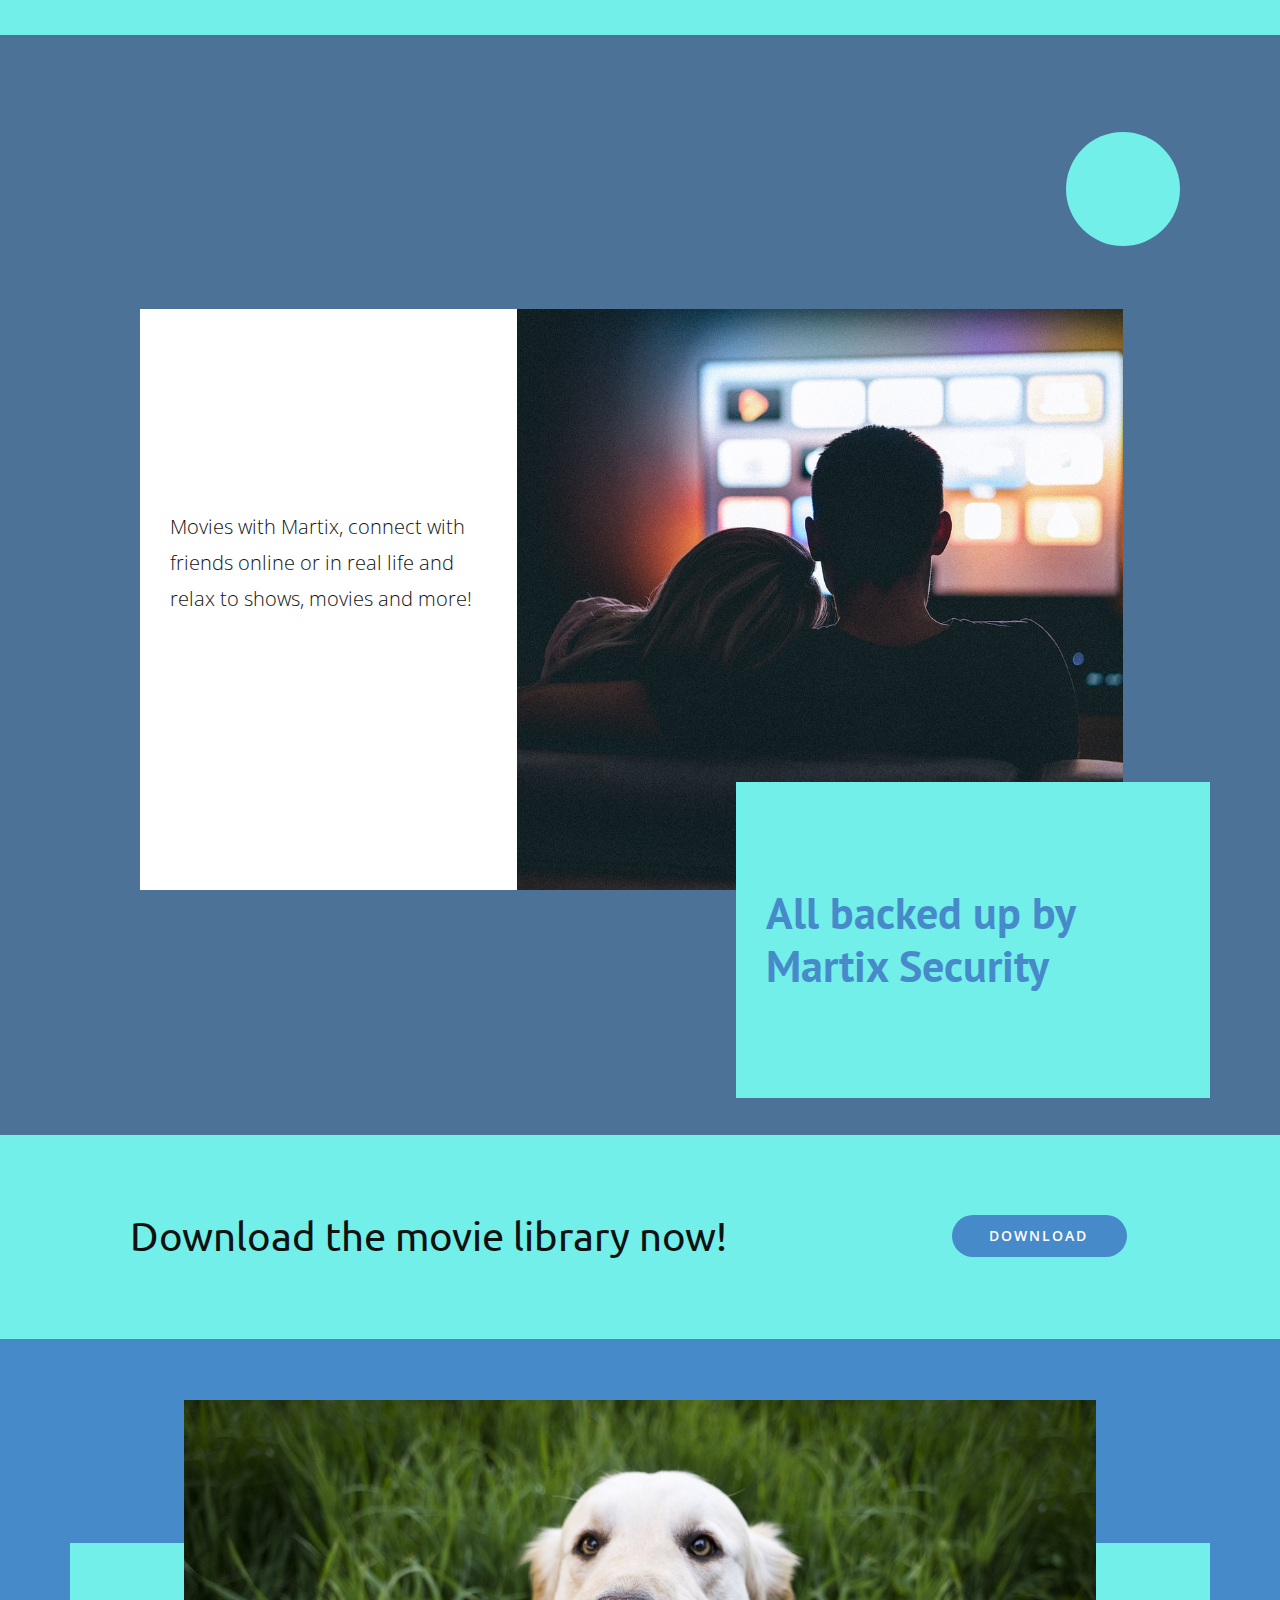
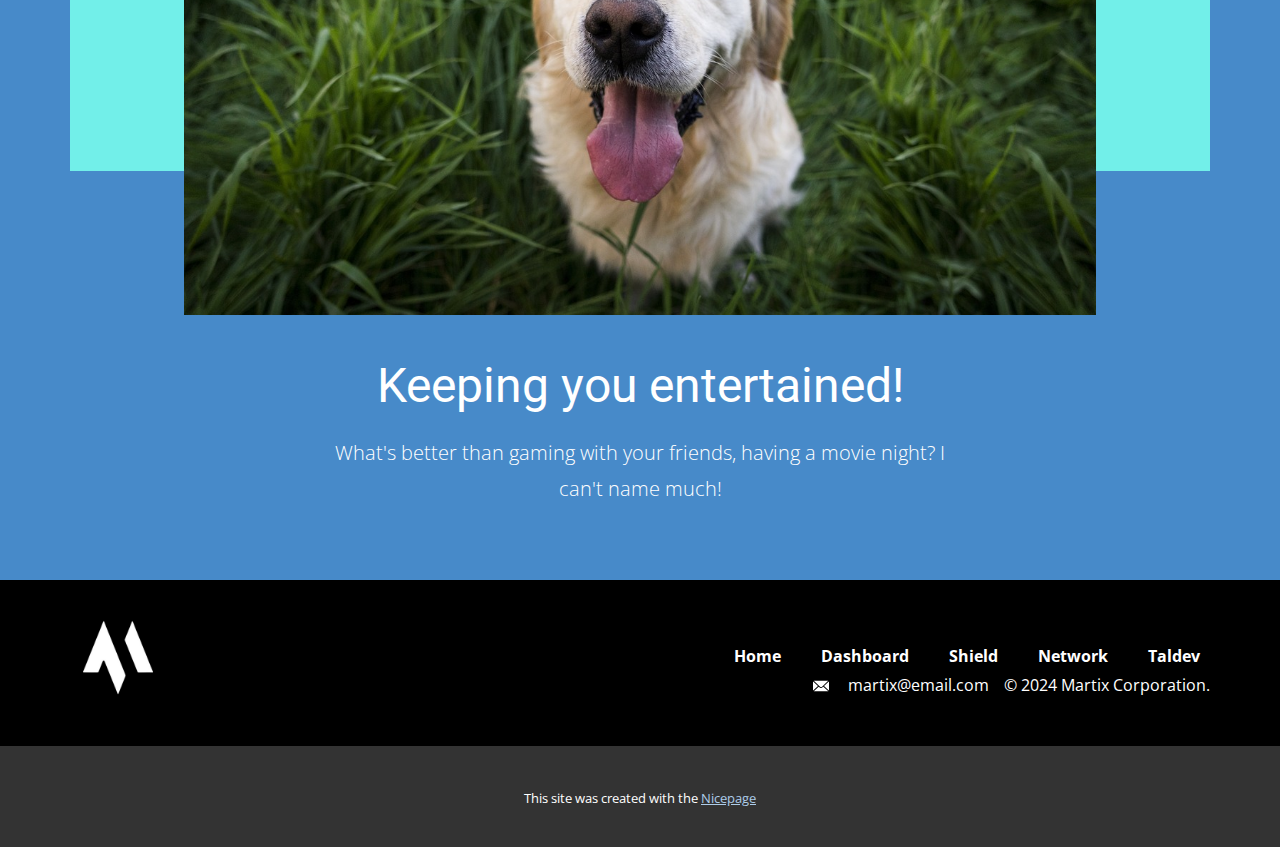
<file: Network.html>
<!DOCTYPE html>
<html style="font-size: 16px;" lang="en"><head>
    <meta name="viewport" content="width=device-width, initial-scale=1.0">
    <meta charset="utf-8">
    <meta name="keywords" content="Easily Accessible &amp;amp; Secure, Data Visualization, High availability infrastructure, Hosting Datacenter">
    <meta name="description" content="">
    <title>Network</title>
    <link rel="stylesheet" href="nicepage.css" media="screen">
<link rel="stylesheet" href="Network.css" media="screen">
    <script class="u-script" type="text/javascript" src="jquery.js" defer=""></script>
    <script class="u-script" type="text/javascript" src="nicepage.js" defer=""></script>
    <meta name="generator" content="Nicepage 6.8.9, nicepage.com">
    <link id="u-theme-google-font" rel="stylesheet" href="https://fonts.googleapis.com/css?family=Roboto:100,100i,300,300i,400,400i,500,500i,700,700i,900,900i|Open+Sans:300,300i,400,400i,500,500i,600,600i,700,700i,800,800i">
    <link id="u-page-google-font" rel="stylesheet" href="https://fonts.googleapis.com/css?family=Ubuntu:300,300i,400,400i,500,500i,700,700i|PT+Sans:400,400i,700,700i">
    
    
    
    
    
    
    
    
    <script type="application/ld+json">{
		"@context": "http://schema.org",
		"@type": "Organization",
		"name": "Martix",
		"logo": "images/Untitled_design-removebg-preview.png"
}</script>
    <meta name="theme-color" content="#478ac9">
    <meta property="og:title" content="Network">
    <meta property="og:description" content="">
    <meta property="og:type" content="website">
  <meta data-intl-tel-input-cdn-path="intlTelInput/"></head>
  <body data-path-to-root="./" data-include-products="false" class="u-body u-xl-mode" data-lang="en"><header class="u-clearfix u-header" id="sec-a3e0" data-animation-name="" data-animation-duration="0" data-animation-delay="0" data-animation-direction=""><div class="u-clearfix u-sheet u-valign-bottom u-sheet-1">
        <nav class="u-menu u-menu-one-level u-offcanvas u-menu-1">
          <div class="menu-collapse" style="font-size: 1rem; letter-spacing: 0px;">
            <a class="u-button-style u-custom-left-right-menu-spacing u-custom-padding-bottom u-custom-text-active-color u-custom-text-color u-custom-text-hover-color u-custom-top-bottom-menu-spacing u-nav-link u-text-active-palette-1-base u-text-hover-palette-2-base" href="#">
              <svg class="u-svg-link" viewBox="0 0 24 24"><use xlink:href="#menu-hamburger"></use></svg>
              <svg class="u-svg-content" version="1.1" id="menu-hamburger" viewBox="0 0 16 16" x="0px" y="0px" xmlns:xlink="http://www.w3.org/1999/xlink" xmlns="http://www.w3.org/2000/svg"><g><rect y="1" width="16" height="2"></rect><rect y="7" width="16" height="2"></rect><rect y="13" width="16" height="2"></rect>
</g></svg>
            </a>
          </div>
          <div class="u-custom-menu u-nav-container">
            <ul class="u-nav u-unstyled u-nav-1"><li class="u-nav-item"><a class="u-button-style u-nav-link u-text-active-palette-1-base u-text-black u-text-hover-palette-1-base" href="Home.html" style="padding: 10px 20px;">Home</a>
</li><li class="u-nav-item"><a class="u-button-style u-nav-link u-text-active-palette-1-base u-text-black u-text-hover-palette-1-base" href="Shield.html" style="padding: 10px 20px;">Shield</a>
</li><li class="u-nav-item"><a class="u-button-style u-nav-link u-text-active-palette-1-base u-text-black u-text-hover-palette-1-base" href="Network.html" style="padding: 10px 20px;">Network</a>
</li><li class="u-nav-item"><a class="u-button-style u-nav-link u-text-active-palette-1-base u-text-black u-text-hover-palette-1-base" href="Get-Started.html" style="padding: 10px 20px;">Get Started</a>
</li></ul>
          </div>
          <div class="u-custom-menu u-nav-container-collapse">
            <div class="u-black u-container-style u-inner-container-layout u-opacity u-opacity-95 u-sidenav">
              <div class="u-inner-container-layout u-sidenav-overflow">
                <div class="u-menu-close"></div>
                <ul class="u-align-center u-nav u-popupmenu-items u-unstyled u-nav-2"><li class="u-nav-item"><a class="u-button-style u-nav-link" href="Home.html">Home</a>
</li><li class="u-nav-item"><a class="u-button-style u-nav-link" href="Shield.html">Shield</a>
</li><li class="u-nav-item"><a class="u-button-style u-nav-link" href="Network.html">Network</a>
</li><li class="u-nav-item"><a class="u-button-style u-nav-link" href="Get-Started.html">Get Started</a>
</li></ul>
              </div>
            </div>
            <div class="u-black u-menu-overlay u-opacity u-opacity-70"></div>
          </div>
        </nav>
        <img class="u-image u-image-contain u-image-default u-preserve-proportions u-image-1" src="images/Untitleddesign2.png" alt="" data-image-width="500" data-image-height="500">
      </div></header> 
    <section class="u-clearfix u-image u-shading u-section-1" id="carousel_c4d0" data-image-width="2000" data-image-height="1333">
      <div class="u-clearfix u-sheet u-sheet-1">
        <h1 class="u-text u-text-body-alt-color u-text-1">Martix Network </h1>
        <p class="u-text u-text-2">The network for entertainment.</p>
      </div>
    </section>
    <section class="u-align-center-lg u-align-center-md u-align-center-sm u-align-center-xs u-clearfix u-palette-1-base u-valign-middle-lg u-valign-middle-md u-valign-middle-sm u-valign-middle-xl u-section-2" id="sec-a2e8">
      <div class="u-palette-4-light-1 u-shape u-shape-rectangle u-shape-1"></div>
      <div class="data-layout-selected u-clearfix u-layout-wrap u-layout-wrap-1">
        <div class="u-layout">
          <div class="u-layout-row">
            <div class="u-container-style u-layout-cell u-size-60 u-layout-cell-1">
              <div class="u-container-layout u-container-layout-1">
                <h2 class="u-text u-text-1">Here for a great time! </h2>
                <img src="images/e32f559e42c21931facffdf5469c2e09b7e093c84df6121c010afd87ddd0ad9cc03dbb4c11ff9f681062927259313c4b0a85e0e3c69cd618646847_1280.jpg" alt="" class="u-expanded-width u-image u-image-default u-image-1" data-image-width="1280" data-image-height="850">
              </div>
            </div>
          </div>
        </div>
      </div>
      <div class="u-list u-list-1">
        <div class="u-repeater u-repeater-1">
          <div class="u-container-style u-list-item u-repeater-item">
            <div class="u-container-layout u-similar-container u-container-layout-2">
              <h3 class="u-text u-text-2">01. Movies</h3>
              <p class="u-text u-text-3">We often produce short movies made by some amazing actors and product crew.</p>
              <a href="#" class="u-active-none u-border-2 u-border-no-left u-border-no-right u-border-no-top u-border-white u-btn u-button-style u-hover-none u-none u-text-active-palette-2-light-3 u-text-body-alt-color u-text-hover-palette-3-light-3 u-btn-1">more</a>
            </div>
          </div>
          <div class="u-container-style u-list-item u-repeater-item">
            <div class="u-container-layout u-similar-container u-container-layout-3">
              <h3 class="u-text u-text-4">02. Games</h3>
              <p class="u-text u-text-5">Offering a whole launcher of games to you! From Casual family games to Horror Games to Shooters we have it!</p>
              <a href="Network.html#sec-d871" class="u-active-none u-border-2 u-border-no-left u-border-no-right u-border-no-top u-border-white u-btn u-button-style u-hover-none u-none u-text-active-palette-2-light-3 u-text-body-alt-color u-text-hover-palette-3-light-3 u-btn-2">more<span class="u-text-body-alt-color"></span>
                <span class="u-text-body-alt-color"></span>
              </a>
            </div>
          </div>
        </div>
      </div>
    </section>
    <section class="u-clearfix u-color-scheme-u10 u-color-style-multicolor-1 u-palette-4-light-1 u-section-3" id="sec-d871">
      <div class="u-clearfix u-sheet u-sheet-1">
        <div class="data-layout-selected u-clearfix u-expanded-width u-layout-wrap u-layout-wrap-1">
          <div class="u-layout">
            <div class="u-layout-row">
              <div class="u-align-center-sm u-align-center-xs u-align-left-lg u-align-left-md u-align-left-xl u-container-style u-layout-cell u-left-cell u-size-42 u-layout-cell-1">
                <div class="u-container-layout u-valign-middle u-container-layout-1">
                  <h3 class="u-custom-font u-font-ubuntu u-text u-text-1">Download the game launcher now!</h3>
                </div>
              </div>
              <div class="u-align-center u-container-style u-layout-cell u-right-cell u-size-18 u-layout-cell-2">
                <div class="u-container-layout u-valign-middle u-container-layout-2">
                  <a href="###" class="u-active-palette-1-base u-border-none u-btn u-btn-round u-button-style u-hover-palette-1-base u-palette-1-base u-radius-50 u-btn-1">Download </a>
                </div>
              </div>
            </div>
          </div>
        </div>
      </div>
    </section>
    <section class="u-clearfix u-palette-1-dark-1 u-section-4" id="sec-ed1e">
      <div class="u-clearfix u-sheet u-valign-middle-xl u-valign-middle-xs u-sheet-1">
        <div class="u-palette-4-light-1 u-shape u-shape-circle u-shape-1"></div>
        <div class="data-layout-selected u-clearfix u-layout-wrap u-layout-wrap-1">
          <div class="u-layout">
            <div class="u-layout-row">
              <div class="u-align-left u-container-style u-layout-cell u-left-cell u-shape-rectangle u-size-23 u-white u-layout-cell-1">
                <div class="u-container-layout u-container-layout-1">
                  <p class="u-text u-text-1">Movies with Martix, connect with friends online or in real life and relax to shows, movies and more!<br>
                  </p>
                </div>
              </div>
              <div class="u-align-center u-container-style u-image u-layout-cell u-right-cell u-size-37 u-image-1" data-image-width="1280" data-image-height="842">
                <div class="u-container-layout u-valign-top u-container-layout-2"></div>
              </div>
            </div>
          </div>
        </div>
        <div class="u-align-left u-container-style u-group u-palette-4-light-1 u-group-1">
          <div class="u-container-layout u-valign-middle u-container-layout-3">
            <h3 class="u-custom-font u-font-pt-sans u-text u-text-palette-1-base u-text-2">All backed up by Martix Security</h3>
          </div>
        </div>
      </div>
    </section>
    <section class="u-clearfix u-color-scheme-u10 u-color-style-multicolor-1 u-palette-4-light-1 u-section-5" id="carousel_e662">
      <div class="u-clearfix u-sheet u-sheet-1">
        <div class="data-layout-selected u-clearfix u-expanded-width u-layout-wrap u-layout-wrap-1">
          <div class="u-layout">
            <div class="u-layout-row">
              <div class="u-align-center-sm u-align-center-xs u-align-left-lg u-align-left-md u-align-left-xl u-container-style u-layout-cell u-left-cell u-size-42 u-layout-cell-1">
                <div class="u-container-layout u-valign-middle u-container-layout-1">
                  <h3 class="u-custom-font u-font-ubuntu u-text u-text-1">Download the movie library now!</h3>
                </div>
              </div>
              <div class="u-align-center u-container-style u-layout-cell u-right-cell u-size-18 u-layout-cell-2">
                <div class="u-container-layout u-valign-middle u-container-layout-2">
                  <a href="###" class="u-active-palette-1-base u-border-none u-btn u-btn-round u-button-style u-hover-palette-1-base u-palette-1-base u-radius-50 u-btn-1">Download </a>
                </div>
              </div>
            </div>
          </div>
        </div>
      </div>
    </section>
    <section class="u-align-center u-clearfix u-palette-1-base u-section-6" id="sec-5d76">
      <div class="u-clearfix u-sheet u-valign-middle-lg u-valign-middle-sm u-valign-middle-xs u-sheet-1">
        <div class="u-expanded-width u-palette-4-light-1 u-shape u-shape-rectangle u-shape-1"></div>
        <img class="u-align-left u-image u-left-0 u-image-1" data-image-width="1280" data-image-height="853" src="images/ba67982ffc64ef03e5426d705a61a2583a3244722483b5b32670a595dd4b4d5ed27a6771b509925799853c62909878d65d99892d1cbc50dd854c76_1280.jpg">
        <h2 class="u-text u-text-1">Keeping you entertained!</h2>
        <p class="u-text u-text-2">What's better than gaming with your friends, having a movie night? I can't name much!</p>
      </div>
    </section>
    
    
    
    <footer class="u-black u-clearfix u-footer" id="sec-b3c1"><div class="u-clearfix u-sheet u-sheet-1">
        <a href="#" class="u-image u-logo u-image-1" data-image-width="500" data-image-height="500">
          <img src="images/Untitled_design-removebg-preview.png" class="u-logo-image u-logo-image-1">
        </a>
        <p class="u-text u-text-default u-text-1"> © 2024 Martix Corporation.</p>
        <nav class="u-menu u-menu-one-level u-offcanvas u-menu-1">
          <div class="menu-collapse">
            <a class="u-button-style u-nav-link" href="#">
              <svg class="u-svg-link" viewBox="0 0 24 24"><use xlink:href="#menu-hamburger"></use></svg>
              <svg class="u-svg-content" version="1.1" id="menu-hamburger" viewBox="0 0 16 16" x="0px" y="0px" xmlns:xlink="http://www.w3.org/1999/xlink" xmlns="http://www.w3.org/2000/svg"><g><rect y="1" width="16" height="2"></rect><rect y="7" width="16" height="2"></rect><rect y="13" width="16" height="2"></rect>
</g></svg>
            </a>
          </div>
          <div class="u-custom-menu u-nav-container">
            <ul class="u-nav u-spacing-20 u-unstyled u-nav-1"><li class="u-nav-item"><a class="u-button-style u-nav-link u-text-active-white u-text-hover-palette-2-base u-text-white" href="Home.html" style="padding: 10px;">Home</a>
</li><li class="u-nav-item"><a class="u-button-style u-nav-link u-text-active-white u-text-hover-palette-2-base u-text-white" href="Dashboard.html" style="padding: 10px;">Dashboard</a>
</li><li class="u-nav-item"><a class="u-button-style u-nav-link u-text-active-white u-text-hover-palette-2-base u-text-white" href="Shield.html" style="padding: 10px;">Shield</a>
</li><li class="u-nav-item"><a class="u-button-style u-nav-link u-text-active-white u-text-hover-palette-2-base u-text-white" href="Network.html" style="padding: 10px;">Network</a>
</li><li class="u-nav-item"><a class="u-button-style u-nav-link u-text-active-white u-text-hover-palette-2-base u-text-white" href="Taldev.html" style="padding: 10px;">Taldev</a>
</li></ul>
          </div>
          <div class="u-custom-menu u-nav-container-collapse">
            <div class="u-black u-container-style u-inner-container-layout u-opacity u-opacity-95 u-sidenav u-sidenav-1">
              <div class="u-inner-container-layout u-sidenav-overflow">
                <div class="u-menu-close"></div>
                <ul class="u-align-center u-nav u-popupmenu-items u-unstyled u-nav-2"><li class="u-nav-item"><a class="u-button-style u-nav-link" href="Home.html">Home</a>
</li><li class="u-nav-item"><a class="u-button-style u-nav-link" href="Dashboard.html">Dashboard</a>
</li><li class="u-nav-item"><a class="u-button-style u-nav-link" href="Shield.html">Shield</a>
</li><li class="u-nav-item"><a class="u-button-style u-nav-link" href="Network.html">Network</a>
</li><li class="u-nav-item"><a class="u-button-style u-nav-link" href="Taldev.html">Taldev</a>
</li></ul>
              </div>
            </div>
            <div class="u-black u-menu-overlay u-opacity u-opacity-70"></div>
          </div>
        </nav>
        <a href="mailto:info@site.com" class="u-active-none u-btn u-btn-rectangle u-button-style u-hover-none u-none u-text-body-alt-color u-btn-1"><span class="u-icon u-text-white u-icon-1"><svg class="u-svg-content" viewBox="0 0 24 16" x="0px" y="0px" style="width: 1em; height: 1em;"><path fill="currentColor" d="M23.8,1.1l-7.3,6.8l7.3,6.8c0.1-0.2,0.2-0.6,0.2-0.9V2C24,1.7,23.9,1.4,23.8,1.1z M21.8,0H2.2
	c-0.4,0-0.7,0.1-1,0.2L10.6,9c0.8,0.8,2.2,0.8,3,0l9.2-8.7C22.6,0.1,22.2,0,21.8,0z M0.2,1.1C0.1,1.4,0,1.7,0,2V14
	c0,0.3,0.1,0.6,0.2,0.9l7.3-6.8L0.2,1.1z M15.5,9l-1.1,1c-1.3,1.2-3.6,1.2-4.9,0l-1-1l-7.3,6.8c0.2,0.1,0.6,0.2,1,0.2H22
	c0.4,0,0.6-0.1,1-0.2L15.5,9z"></path></svg></span>&nbsp;martix@email.com
        </a>
      </div></footer>
    <section class="u-backlink u-clearfix u-grey-80">
      <p class="u-text">
        <span>This site was created with the </span>
        <a class="u-link" href="https://nicepage.com/" target="_blank" rel="nofollow">
          <span>Nicepage</span>
        </a>
      </p>
    </section>
  
</body></html>
</file>
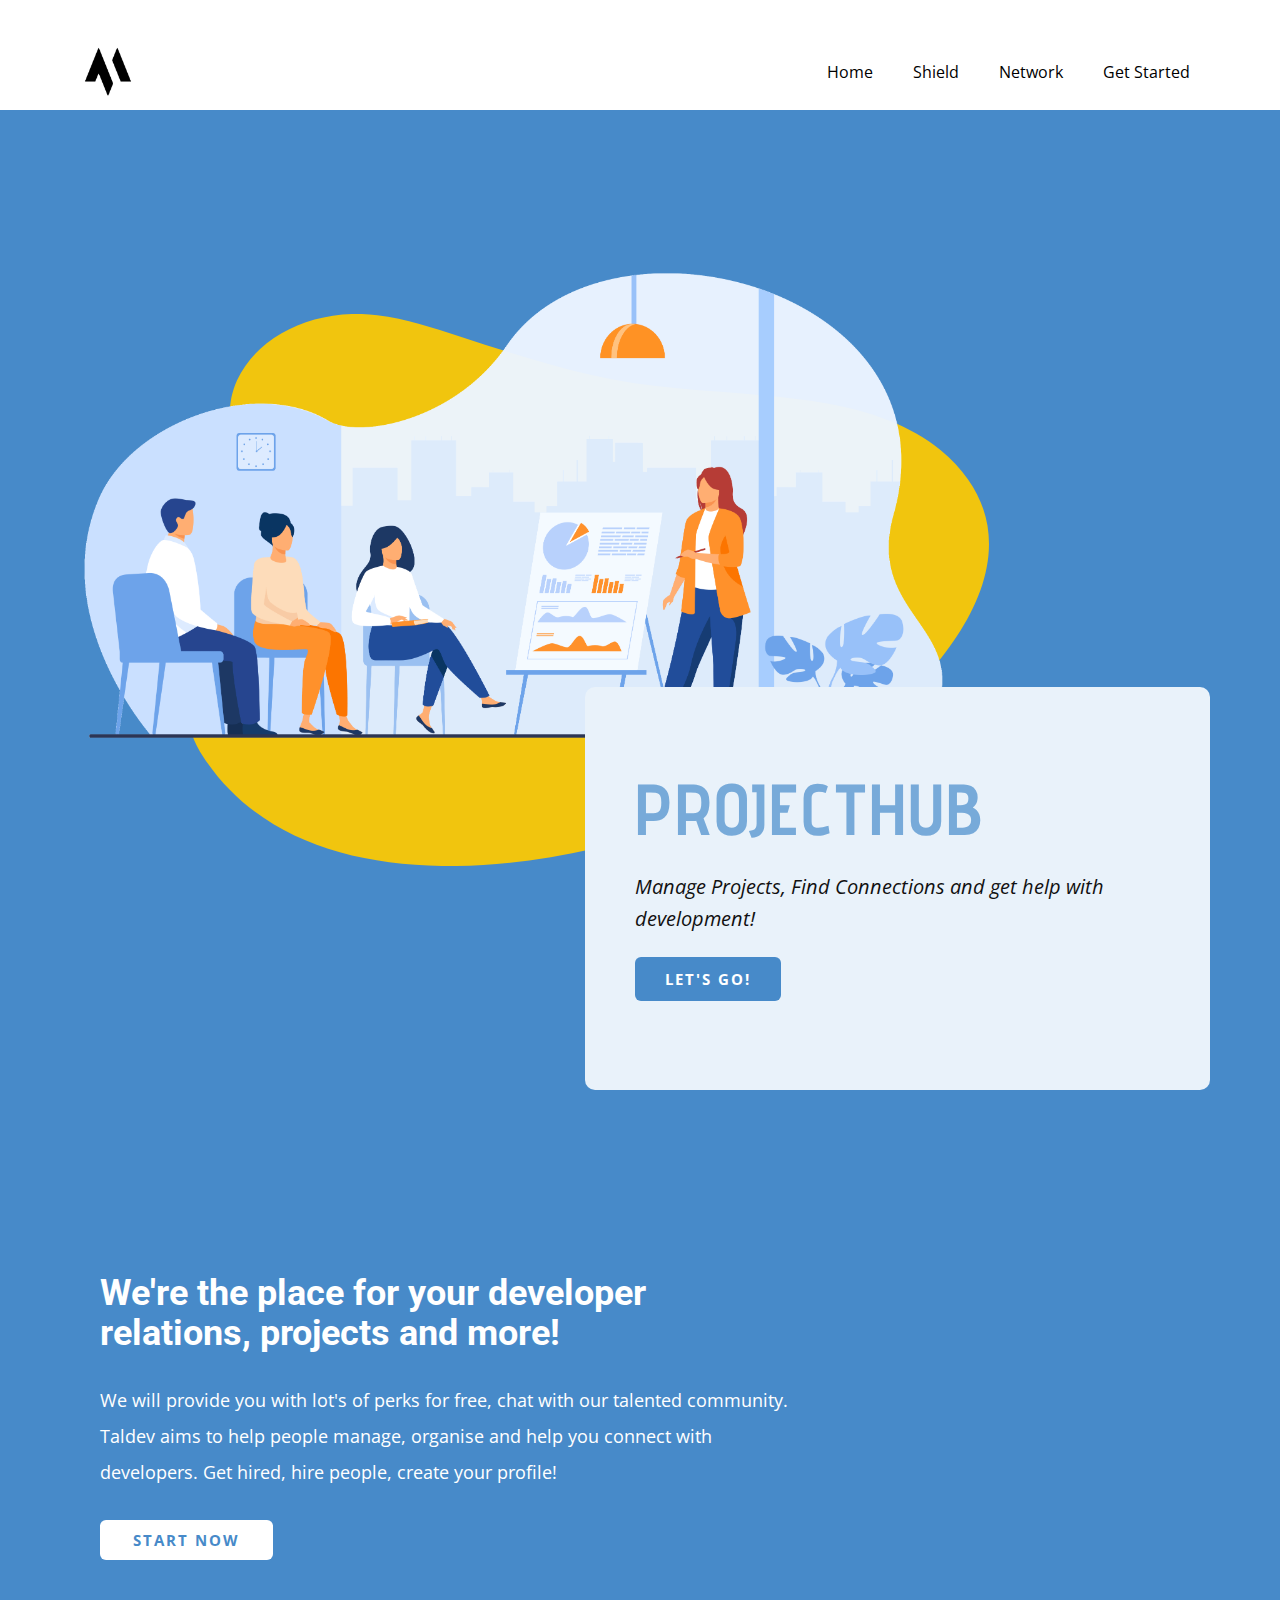
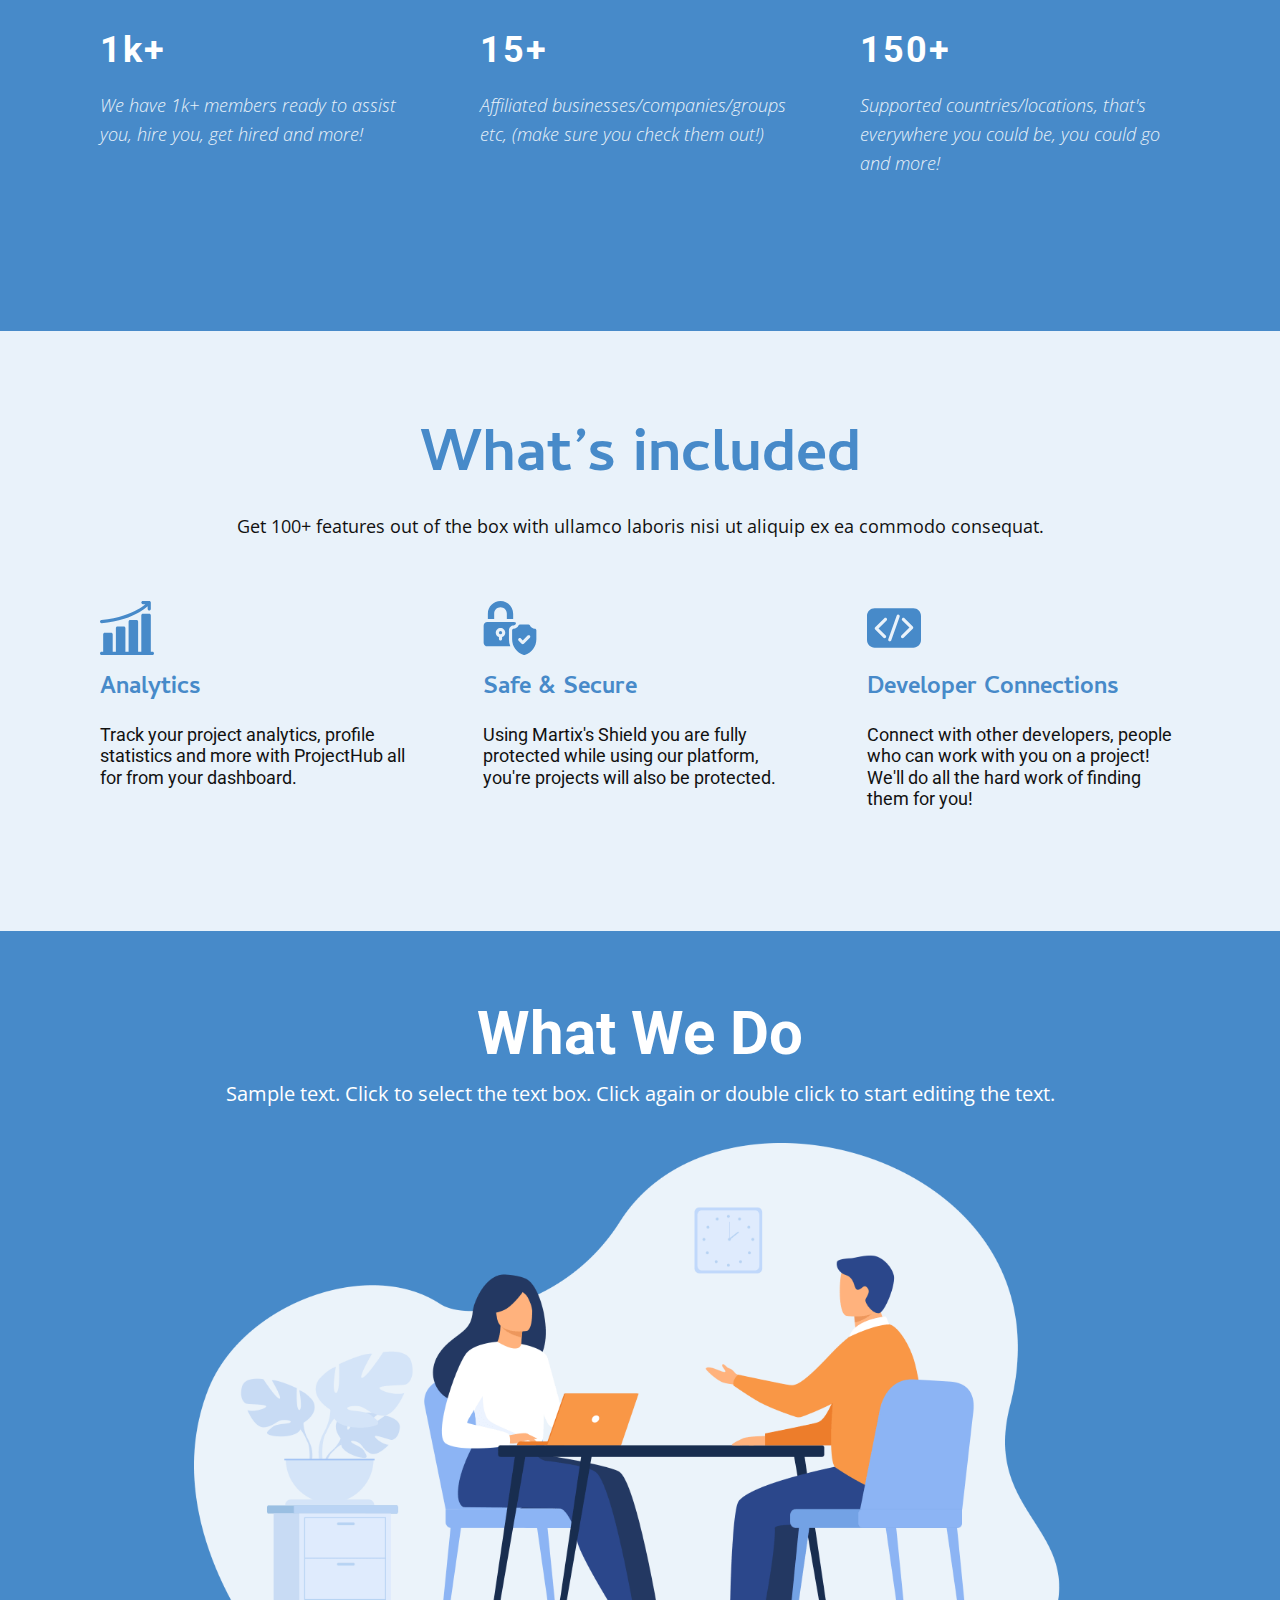
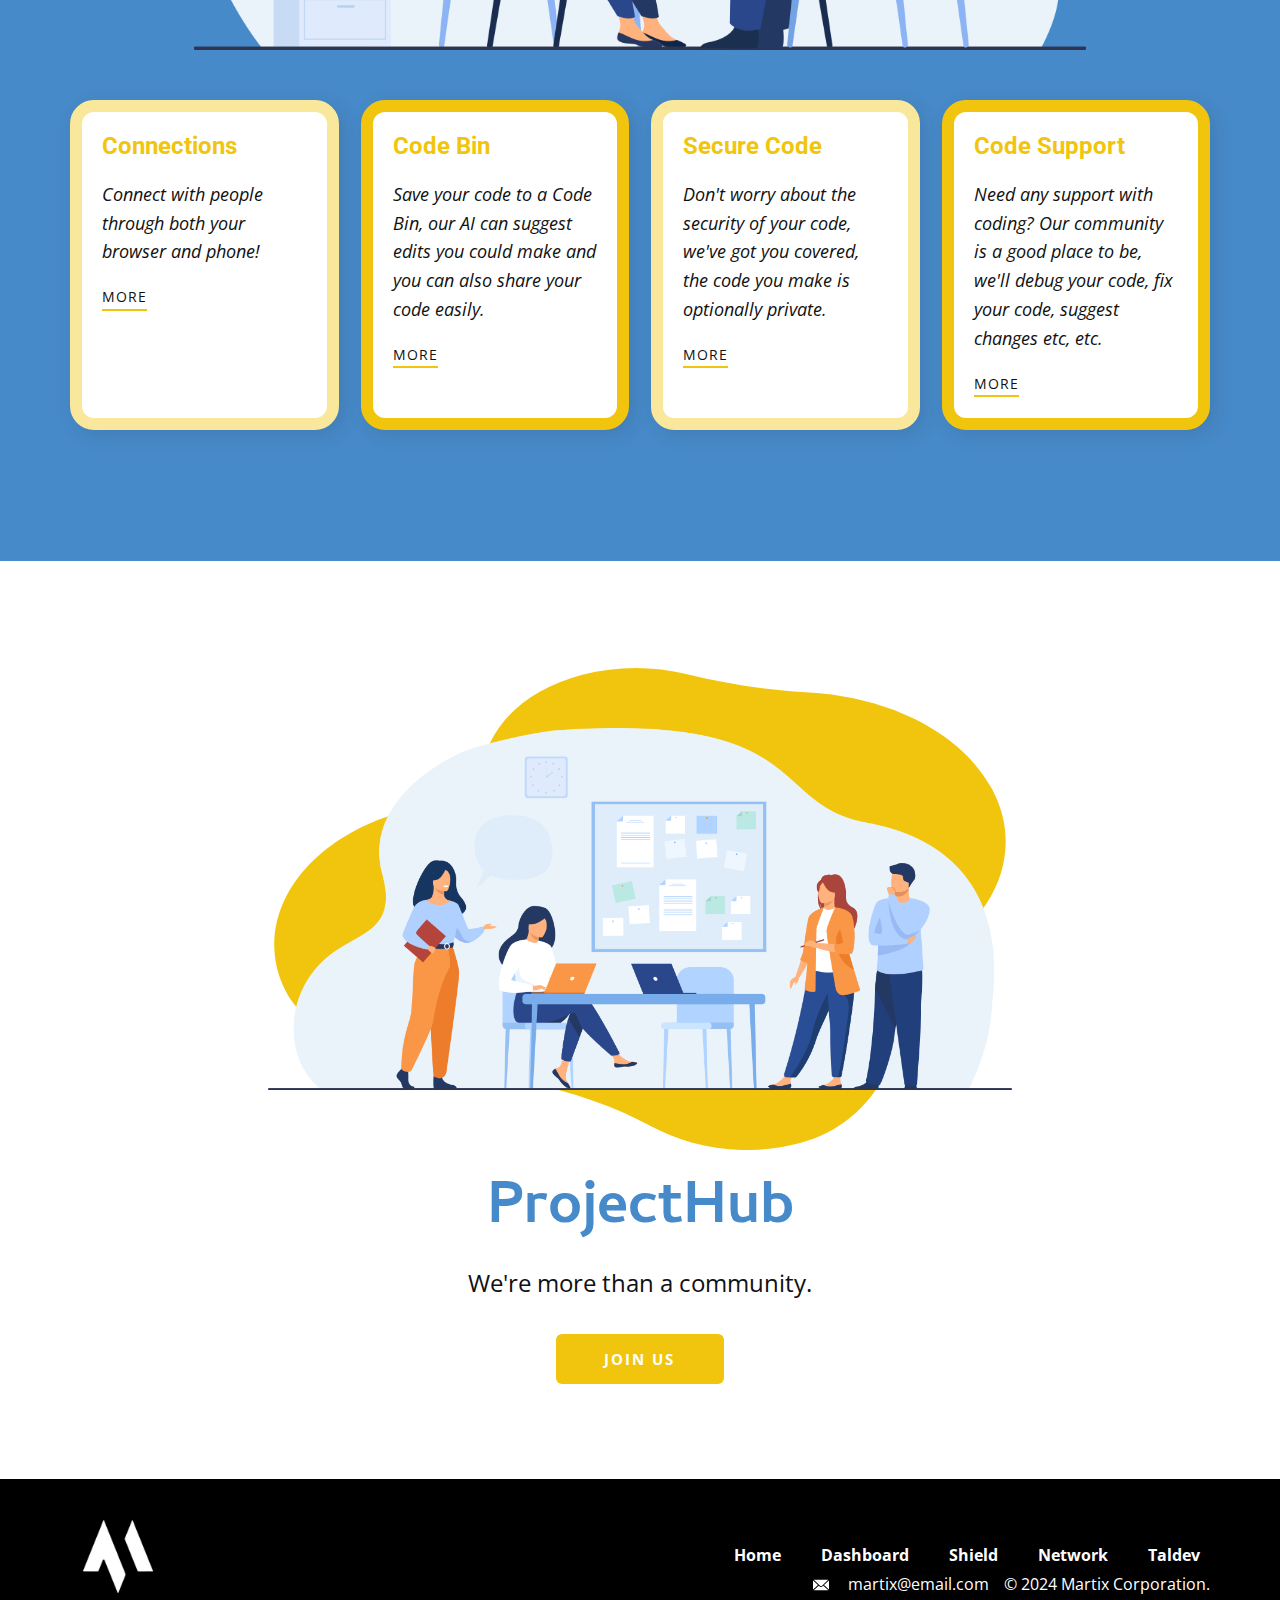
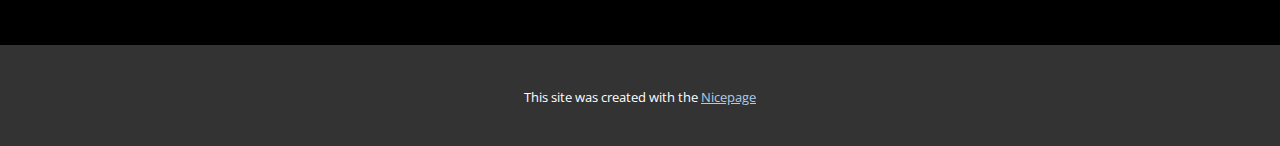
<file: ProjectHub.html>
<!DOCTYPE html>
<html style="font-size: 16px;" lang="en"><head>
    <meta name="viewport" content="width=device-width, initial-scale=1.0">
    <meta charset="utf-8">
    <meta name="keywords" content="​IT Company, ​The backbone for internet business, Company Services, ​Large payments volume or unique business model?, ​What’s included, What We Do, Custom software solutions">
    <meta name="description" content="">
    <title>ProjectHub</title>
    <link rel="stylesheet" href="nicepage.css" media="screen">
<link rel="stylesheet" href="ProjectHub.css" media="screen">
    <script class="u-script" type="text/javascript" src="jquery.js" defer=""></script>
    <script class="u-script" type="text/javascript" src="nicepage.js" defer=""></script>
    <meta name="generator" content="Nicepage 6.8.9, nicepage.com">
    <link id="u-theme-google-font" rel="stylesheet" href="https://fonts.googleapis.com/css?family=Roboto:100,100i,300,300i,400,400i,500,500i,700,700i,900,900i|Open+Sans:300,300i,400,400i,500,500i,600,600i,700,700i,800,800i">
    <link id="u-page-google-font" rel="stylesheet" href="https://fonts.googleapis.com/css?family=Advent+Pro:100,100i,200,200i,300,300i,400,400i,500,500i,600,600i,700,700i,800,800i,900,900i|Cambay:400,400i,700,700i">
    
    
    
    
    
    
    
    <script type="application/ld+json">{
		"@context": "http://schema.org",
		"@type": "Organization",
		"name": "Martix",
		"logo": "images/Untitled_design-removebg-preview.png"
}</script>
    <meta name="theme-color" content="#478ac9">
    <meta property="og:title" content="ProjectHub">
    <meta property="og:description" content="">
    <meta property="og:type" content="website">
  <meta data-intl-tel-input-cdn-path="intlTelInput/"></head>
  <body data-path-to-root="./" data-include-products="false" class="u-body u-xl-mode" data-lang="en"><header class="u-clearfix u-header" id="sec-a3e0" data-animation-name="" data-animation-duration="0" data-animation-delay="0" data-animation-direction=""><div class="u-clearfix u-sheet u-valign-bottom u-sheet-1">
        <nav class="u-menu u-menu-one-level u-offcanvas u-menu-1">
          <div class="menu-collapse" style="font-size: 1rem; letter-spacing: 0px;">
            <a class="u-button-style u-custom-left-right-menu-spacing u-custom-padding-bottom u-custom-text-active-color u-custom-text-color u-custom-text-hover-color u-custom-top-bottom-menu-spacing u-nav-link u-text-active-palette-1-base u-text-hover-palette-2-base" href="#">
              <svg class="u-svg-link" viewBox="0 0 24 24"><use xlink:href="#menu-hamburger"></use></svg>
              <svg class="u-svg-content" version="1.1" id="menu-hamburger" viewBox="0 0 16 16" x="0px" y="0px" xmlns:xlink="http://www.w3.org/1999/xlink" xmlns="http://www.w3.org/2000/svg"><g><rect y="1" width="16" height="2"></rect><rect y="7" width="16" height="2"></rect><rect y="13" width="16" height="2"></rect>
</g></svg>
            </a>
          </div>
          <div class="u-custom-menu u-nav-container">
            <ul class="u-nav u-unstyled u-nav-1"><li class="u-nav-item"><a class="u-button-style u-nav-link u-text-active-palette-1-base u-text-black u-text-hover-palette-1-base" href="Home.html" style="padding: 10px 20px;">Home</a>
</li><li class="u-nav-item"><a class="u-button-style u-nav-link u-text-active-palette-1-base u-text-black u-text-hover-palette-1-base" href="Shield.html" style="padding: 10px 20px;">Shield</a>
</li><li class="u-nav-item"><a class="u-button-style u-nav-link u-text-active-palette-1-base u-text-black u-text-hover-palette-1-base" href="Network.html" style="padding: 10px 20px;">Network</a>
</li><li class="u-nav-item"><a class="u-button-style u-nav-link u-text-active-palette-1-base u-text-black u-text-hover-palette-1-base" href="Get-Started.html" style="padding: 10px 20px;">Get Started</a>
</li></ul>
          </div>
          <div class="u-custom-menu u-nav-container-collapse">
            <div class="u-black u-container-style u-inner-container-layout u-opacity u-opacity-95 u-sidenav">
              <div class="u-inner-container-layout u-sidenav-overflow">
                <div class="u-menu-close"></div>
                <ul class="u-align-center u-nav u-popupmenu-items u-unstyled u-nav-2"><li class="u-nav-item"><a class="u-button-style u-nav-link" href="Home.html">Home</a>
</li><li class="u-nav-item"><a class="u-button-style u-nav-link" href="Shield.html">Shield</a>
</li><li class="u-nav-item"><a class="u-button-style u-nav-link" href="Network.html">Network</a>
</li><li class="u-nav-item"><a class="u-button-style u-nav-link" href="Get-Started.html">Get Started</a>
</li></ul>
              </div>
            </div>
            <div class="u-black u-menu-overlay u-opacity u-opacity-70"></div>
          </div>
        </nav>
        <img class="u-image u-image-contain u-image-default u-preserve-proportions u-image-1" src="images/Untitleddesign2.png" alt="" data-image-width="500" data-image-height="500">
      </div></header> 
    <section class="u-clearfix u-palette-1-base u-section-1" id="carousel_b93f">
      <div class="u-clearfix u-sheet u-valign-middle-xl u-sheet-1">
        <div class="u-expanded-width-xs u-shape u-shape-svg u-text-palette-3-base u-shape-1">
          <svg class="u-svg-link" preserveAspectRatio="none" viewBox="0 0 160 140" style=""><use xlink:href="#svg-1b2f"></use></svg>
          <svg class="u-svg-content" viewBox="0 0 160 140" x="0px" y="0px" id="svg-1b2f"><g><g><path d="M138.9,102.2c-9.5,10.1-24.4,20.2-41.2,27.4C63.2,144.5,21,147.1,3.1,112.4c-9.9-19.1,6.5-28.8,11.8-45.7
			c5.3-16.9-11.4-32.3-5.1-49.9c1.8-4.9,4.9-9,8.9-11.9C24,1,30.8-0.8,37.8,0.3C43.6,1.2,49,3.5,54.3,5.7c8.8,3.7,17.4,7.1,26.3,9.8
			c15.7,4.7,31.3,3.7,47.1,7.2c8.5,1.9,16.7,5.6,22.6,11.8C170.3,55.7,155.8,84.1,138.9,102.2z"></path>
</g>
</g></svg>
        </div>
        <img src="images/14-min.png" class="u-align-left u-image u-image-contain u-image-1" data-image-width="2941" data-image-height="1576">
        <div class="u-align-left u-container-style u-expanded-width-xs u-group u-palette-1-light-3 u-radius-10 u-shape-round u-group-1">
          <div class="u-container-layout u-valign-middle-lg u-valign-middle-md u-valign-middle-sm u-valign-middle-xl u-container-layout-1">
            <h1 class="u-custom-font u-text u-text-palette-1-light-1 u-text-1">ProjectHub</h1>
            <p class="u-text u-text-2">Manage Projects, Find Connections and get help with development!</p>
            <a href="#" class="u-active-palette-1-light-1 u-border-none u-btn u-btn-round u-button-style u-hover-palette-1-light-1 u-palette-1-base u-radius-6 u-text-active-white u-text-body-alt-color u-text-hover-white u-btn-1">Let's Go! </a>
          </div>
        </div>
      </div>
    </section>
    <section class="u-align-center u-clearfix u-palette-1-base u-section-2" id="carousel_f1f0">
      <div class="u-clearfix u-sheet u-valign-middle u-sheet-1">
        <div class="u-align-left u-container-style u-group u-group-1">
          <div class="u-container-layout u-valign-middle u-container-layout-1">
            <h2 class="u-text u-text-1">We're the place for your developer relations, projects and more!</h2>
            <p class="u-text u-text-2">We will provide you with lot's of perks for free, chat with our talented community. Taldev aims to help people manage, organise and help you connect with developers. Get hired, hire people, create your profile!</p>
            <a href="#" class="u-active-palette-1-light-3 u-border-none u-btn u-btn-round u-button-style u-hover-palette-1-light-3 u-radius-6 u-text-active-palette-1-base u-text-hover-palette-1-base u-text-palette-1-base u-white u-btn-1">Start Now </a>
          </div>
        </div>
        <div class="u-expanded-width u-list u-list-1">
          <div class="u-repeater u-repeater-1">
            <div class="u-align-left u-container-style u-list-item u-repeater-item u-shape-rectangle">
              <div class="u-container-layout u-similar-container u-container-layout-2">
                <h3 class="u-text u-text-default u-text-3">1k+</h3>
                <p class="u-text u-text-default u-text-palette-1-light-3 u-text-4">We have 1k+ members ready to assist you, hire you, get hired and more!</p>
              </div>
            </div>
            <div class="u-align-left u-container-style u-list-item u-repeater-item u-shape-rectangle">
              <div class="u-container-layout u-similar-container u-container-layout-3">
                <h3 class="u-text u-text-default u-text-5">15+</h3>
                <p class="u-text u-text-default u-text-palette-1-light-3 u-text-6">Affiliated businesses/companies/groups etc, (make sure you check them out!)</p>
              </div>
            </div>
            <div class="u-align-left u-container-style u-list-item u-repeater-item u-shape-rectangle">
              <div class="u-container-layout u-similar-container u-container-layout-4">
                <h3 class="u-text u-text-default u-text-7">150+</h3>
                <p class="u-text u-text-default u-text-palette-1-light-3 u-text-8">Supported countries/locations, that's everywhere you could be, you could go and more!</p>
              </div>
            </div>
          </div>
        </div>
      </div>
    </section>
    <section class="u-align-center-lg u-align-center-md u-align-center-sm u-align-center-xl u-align-left-xs u-clearfix u-palette-1-light-3 u-section-3" id="sec-c321">
      <div class="u-clearfix u-sheet u-sheet-1">
        <h2 class="u-custom-font u-text u-text-default u-text-palette-1-base u-text-1"> What’s included</h2>
        <p class="u-text u-text-default u-text-2"> Get 100+ features out of the box with ​ullamco laboris nisi ut aliquip ex ea commodo consequat.</p>
        <div class="u-expanded-width u-list u-list-1">
          <div class="u-repeater u-repeater-1">
            <div class="u-align-left u-container-style u-list-item u-repeater-item">
              <div class="u-container-layout u-similar-container u-container-layout-1"><span class="u-icon u-icon-circle u-text-palette-1-base u-icon-1"><svg class="u-svg-link" preserveAspectRatio="xMidYMin slice" viewBox="0 0 512.001 512.001" style=""><use xlink:href="#svg-2afa"></use></svg><svg class="u-svg-content" viewBox="0 0 512.001 512.001" id="svg-2afa"><g><path d="m497.001 482.001h-15.125v-346.5c0-8.284-6.716-15-15-15h-60.25c-8.284 0-15 6.716-15 15v346.5h-30.25v-286.25c0-8.284-6.716-15-15-15h-60.25c-8.284 0-15 6.716-15 15v286.25h-30.25v-226c0-8.284-6.716-15-15-15h-60.25c-8.284 0-15 6.716-15 15v226h-30.25v-165.75c0-8.284-6.716-15-15-15h-60.25c-8.284 0-15 6.716-15 15v165.75h-15.125c-8.284 0-15 6.716-15 15s6.716 15 15 15h482c8.284 0 15-6.716 15-15s-6.716-15-15-15z"></path><path d="m14.983 210.752c.493 0 .992-.024 1.493-.074 76.631-7.574 148.46-21.938 213.49-42.696 52.234-16.673 100.248-37.492 142.708-61.88 36.106-20.738 62.038-40.508 79.201-55.404v24.553c0 8.284 6.716 15 15 15s15-6.716 15-15v-60.25c0-8.284-6.716-15-15-15h-60.25c-8.284 0-15 6.716-15 15s6.716 15 15 15h23.236c-16.167 13.787-40.426 32.025-73.849 51.071-63.828 36.373-175.058 83.205-342.486 99.751-8.244.815-14.267 8.158-13.452 16.402.765 7.744 7.288 13.527 14.909 13.527z"></path>
</g></svg>
            
            
          </span>
                <h4 class="u-custom-font u-text u-text-palette-1-base u-text-3">Analytics</h4>
                <h6 class="u-text u-text-4">Track your project analytics, profile statistics and more with ProjectHub all for from your dashboard. </h6>
              </div>
            </div>
            <div class="u-align-left u-container-style u-list-item u-repeater-item">
              <div class="u-container-layout u-similar-container u-container-layout-2"><span class="u-icon u-icon-circle u-text-palette-1-base u-icon-2"><svg class="u-svg-link" preserveAspectRatio="xMidYMin slice" viewBox="0 0 512 512" style=""><use xlink:href="#svg-e648"></use></svg><svg class="u-svg-content" viewBox="0 0 512 512" id="svg-e648"><g><circle cx="166" cy="300" r="15"></circle><g><path d="m246 277c0-24.813 20.187-45 45-45 7.632 0 14.226-4.075 17.639-10.901l2.112-4.224c1.273-2.546 2.777-4.915 4.449-7.124-6.291-6.032-14.817-9.751-24.2-9.751h-250c-19.299 0-35 15.701-35 35v160c0 19.299 15.701 35 35 35h217.629c-8.324-21.279-12.629-44.017-12.629-67.403zm-65 65.42v17.58c0 8.284-6.716 15-15 15s-15-6.716-15-15v-17.58c-17.459-6.192-30-22.865-30-42.42 0-24.813 20.187-45 45-45s45 20.187 45 45c0 19.555-12.541 36.228-30 42.42z"></path>
</g><g><path d="m491 262c-18.955 0-35.996-10.532-44.472-27.484l-2.111-4.223c-2.541-5.083-7.735-8.293-13.417-8.293h-80c-5.682 0-10.876 3.21-13.417 8.292l-2.111 4.222c-8.476 16.954-25.517 27.486-44.472 27.486-8.284 0-15 6.716-15 15v85.597c0 33.654 10.619 65.715 30.708 92.716 20.089 27 47.747 46.384 79.982 56.054 1.406.422 2.858.633 4.31.633s2.904-.211 4.31-.633c32.235-9.67 59.893-29.054 79.982-56.054 20.089-27.001 30.708-59.062 30.708-92.716v-85.597c0-8.284-6.716-15-15-15zm-46.967 87.322-56.568 56.568c-2.929 2.929-6.768 4.394-10.606 4.394s-7.678-1.464-10.606-4.394l-28.284-28.284c-5.858-5.858-5.858-15.355 0-21.213 5.857-5.858 15.355-5.858 21.213 0l17.678 17.677 45.962-45.961c5.857-5.858 15.355-5.858 21.213 0 5.856 5.858 5.856 15.355-.002 21.213z"></path>
</g><g><path d="m106 120c0-33.137 26.863-60 60-60 33.137 0 60 26.863 60 60v50h60v-50c0-66.274-53.726-120-120-120-66.274 0-120 53.726-120 120v50h60z"></path>
</g>
</g></svg>
            
            
          </span>
                <h4 class="u-custom-font u-text u-text-palette-1-base u-text-5">Safe &amp; Secure </h4>
                <h6 class="u-text u-text-6">Using Martix's Shield you are fully protected while using our platform, you're projects will also be protected.</h6>
              </div>
            </div>
            <div class="u-align-left u-container-style u-list-item u-repeater-item">
              <div class="u-container-layout u-similar-container u-container-layout-3"><span class="u-icon u-icon-circle u-text-palette-1-base u-icon-3"><svg class="u-svg-link" preserveAspectRatio="xMidYMin slice" viewBox="0 0 512 512" style=""><use xlink:href="#svg-2ed5"></use></svg><svg class="u-svg-content" viewBox="0 0 512 512" id="svg-2ed5"><g><path d="m439.54 68.7h-367.08c-39.95 0-72.46 32.51-72.46 72.47v229.66c0 39.96 32.51 72.47 72.46 72.47h367.08c39.95 0 72.46-32.51 72.46-72.47v-229.66c0-39.96-32.51-72.47-72.46-72.47zm-253.73 115.29-76.23 76.23 67.79 67.79c5.86 5.86 5.86 15.36 0 21.21-5.85 5.86-15.35 5.86-21.21 0l-78.4-78.4c-5.86-5.86-5.86-15.35 0-21.21l86.83-86.83c5.86-5.86 15.36-5.86 21.22 0 5.85 5.85 5.85 15.35 0 21.21zm123.73-35.29-79.32 224.59c-2.76 7.82-11.33 11.91-19.14 9.15s-11.91-11.33-9.15-19.14l79.32-224.59c2.76-7.81 11.32-11.91 19.14-9.15 7.81 2.76 11.91 11.33 9.15 19.14zm124.7 113.69-86.83 86.83c-5.86 5.86-15.36 5.86-21.22 0-5.85-5.85-5.85-15.35 0-21.21l76.23-76.23-67.79-67.79c-5.86-5.86-5.86-15.36 0-21.21 5.85-5.86 15.35-5.86 21.21 0l78.4 78.4c5.86 5.86 5.86 15.35 0 21.21z"></path>
</g></svg>
            
            
          </span>
                <h4 class="u-custom-font u-text u-text-palette-1-base u-text-7"> Developer Connections</h4>
                <h6 class="u-text u-text-8">Connect​ with other developers, people who can work with you on a project! We'll do all the hard work of finding them for you!</h6>
              </div>
            </div>
          </div>
        </div>
      </div>
    </section>
    <section class="u-align-center u-clearfix u-palette-1-base u-section-4" id="sec-d5cf">
      <div class="u-clearfix u-sheet u-sheet-1">
        <h2 class="u-text u-text-default u-text-1">What We Do</h2>
        <p class="u-text u-text-default u-text-2">Sample text. Click to select the text box. Click again or double click to start editing the text.</p>
        <img class="u-image u-image-contain u-image-default u-image-1" src="images/-min.png" alt="" data-image-width="1245" data-image-height="707">
        <div class="u-expanded-width u-list u-list-1">
          <div class="u-repeater u-repeater-1">
            <div class="u-align-left u-border-12 u-border-palette-3-light-2 u-container-style u-custom-item u-list-item u-radius-24 u-repeater-item u-shape-round u-video-cover u-white u-list-item-1">
              <div class="u-container-layout u-similar-container u-container-layout-1">
                <h4 class="u-text u-text-default u-text-palette-3-base u-text-3"> Connections</h4>
                <p class="u-text u-text-4">Connect with people through both your browser and phone!</p>
                <a href="#" class="u-active-none u-border-2 u-border-active-palette-3-base u-border-hover-palette-3-base u-border-no-left u-border-no-right u-border-no-top u-border-palette-3-base u-btn u-btn-rectangle u-button-style u-hover-none u-none u-text-active-palette-3-base u-text-body-color u-text-hover-palette-3-base u-btn-1">more</a>
              </div>
            </div>
            <div class="u-align-left u-border-12 u-border-palette-3-base u-container-style u-custom-item u-list-item u-radius-24 u-repeater-item u-shape-round u-white u-list-item-2">
              <div class="u-container-layout u-similar-container u-container-layout-2">
                <h4 class="u-text u-text-default u-text-palette-3-base u-text-5"> Code Bin</h4>
                <p class="u-text u-text-6">Save your code to a Code Bin, our AI can suggest edits you could make and you can also share your code easily. </p>
                <a href="#" class="u-active-none u-border-2 u-border-active-palette-3-base u-border-hover-palette-3-base u-border-no-left u-border-no-right u-border-no-top u-border-palette-3-base u-btn u-btn-rectangle u-button-style u-hover-none u-none u-text-active-palette-3-base u-text-body-color u-text-hover-palette-3-base u-btn-2">more</a>
              </div>
            </div>
            <div class="u-align-left u-border-12 u-border-palette-3-light-2 u-container-style u-custom-item u-list-item u-radius-23 u-repeater-item u-shape-round u-video-cover u-white u-list-item-3">
              <div class="u-container-layout u-similar-container u-container-layout-3">
                <h4 class="u-text u-text-default u-text-palette-3-base u-text-7"> Secure Code</h4>
                <p class="u-text u-text-8">Don't worry about the security of your code, we've got you covered, the code you make is optionally private. </p>
                <a href="#" class="u-active-none u-border-2 u-border-active-palette-3-base u-border-hover-palette-3-base u-border-no-left u-border-no-right u-border-no-top u-border-palette-3-base u-btn u-btn-rectangle u-button-style u-hover-none u-none u-text-active-palette-3-base u-text-body-color u-text-hover-palette-3-base u-btn-3">more</a>
              </div>
            </div>
            <div class="u-align-left u-border-12 u-border-palette-3-base u-container-style u-custom-item u-list-item u-radius-24 u-repeater-item u-shape-round u-video-cover u-white u-list-item-4">
              <div class="u-container-layout u-similar-container u-container-layout-4">
                <h4 class="u-text u-text-default u-text-palette-3-base u-text-9">Code Support </h4>
                <p class="u-text u-text-10">Need any support with coding? Our community is a good place to be, we'll debug your code, fix your code, suggest changes etc, etc.</p>
                <a href="#" class="u-active-none u-border-2 u-border-active-palette-3-base u-border-hover-palette-3-base u-border-no-left u-border-no-right u-border-no-top u-border-palette-3-base u-btn u-btn-rectangle u-button-style u-hover-none u-none u-text-active-palette-3-base u-text-body-color u-text-hover-palette-3-base u-btn-4">more</a>
              </div>
            </div>
          </div>
        </div>
      </div>
    </section>
    <section class="u-align-center u-clearfix u-white u-section-5" id="carousel_4dc0">
      <div class="u-clearfix u-sheet u-valign-middle-sm u-valign-middle-xs u-sheet-1">
        <div class="u-shape u-shape-svg u-text-palette-3-base u-shape-1">
          <svg class="u-svg-link" preserveAspectRatio="none" viewBox="0 0 160 150" style=""><use xlink:href="#svg-3752"></use></svg>
          <svg class="u-svg-content" viewBox="0 0 160 150" x="0px" y="0px" id="svg-3752"><path d="M43.2,126.9c14.2,1.3,27.6,7,39.1,15.6c8.3,6.1,19.4,10.3,32.7,5.3c11.7-4.4,18.6-17.4,21-30.2c2.6-13.3,8.1-25.9,15.7-37.1
	c8.3-12.1,10.8-27.9,5.3-42.7C150.5,20.3,134.6,9,117,7.6C107.9,6.9,98.8,5,90.1,1.9C83-0.6,75-0.7,67.4,2.1
	c-9.9,3.7-17,11.6-20.1,21c-3.3,10.1-10.9,18-20.6,22.2c-0.1,0-0.1,0.1-0.2,0.1c-20.3,8.9-31,32-24.6,53.2
	C6.9,115.6,25.2,125.2,43.2,126.9z"></path></svg>
        </div>
        <img class="u-image u-image-contain u-image-default u-image-1" alt="" data-image-width="1245" data-image-height="607" src="images/5-min.png">
        <h2 class="u-custom-font u-text u-text-default-lg u-text-default-md u-text-default-sm u-text-default-xl u-text-palette-1-base u-text-1">ProjectHub</h2>
        <p class="u-large-text u-text u-text-font u-text-variant u-text-2">We're more than a community.</p>
        <a href="#" class="u-active-palette-1-light-2 u-btn u-btn-round u-button-style u-hover-palette-1-light-2 u-palette-3-base u-radius-6 u-text-active-palette-1-base u-text-body-alt-color u-text-hover-palette-1-base u-btn-1">Join Us </a>
      </div>
    </section>
    
    
    
    <footer class="u-black u-clearfix u-footer" id="sec-b3c1"><div class="u-clearfix u-sheet u-sheet-1">
        <a href="#" class="u-image u-logo u-image-1" data-image-width="500" data-image-height="500">
          <img src="images/Untitled_design-removebg-preview.png" class="u-logo-image u-logo-image-1">
        </a>
        <p class="u-text u-text-default u-text-1"> © 2024 Martix Corporation.</p>
        <nav class="u-menu u-menu-one-level u-offcanvas u-menu-1">
          <div class="menu-collapse">
            <a class="u-button-style u-nav-link" href="#">
              <svg class="u-svg-link" viewBox="0 0 24 24"><use xlink:href="#menu-hamburger"></use></svg>
              <svg class="u-svg-content" version="1.1" id="menu-hamburger" viewBox="0 0 16 16" x="0px" y="0px" xmlns:xlink="http://www.w3.org/1999/xlink" xmlns="http://www.w3.org/2000/svg"><g><rect y="1" width="16" height="2"></rect><rect y="7" width="16" height="2"></rect><rect y="13" width="16" height="2"></rect>
</g></svg>
            </a>
          </div>
          <div class="u-custom-menu u-nav-container">
            <ul class="u-nav u-spacing-20 u-unstyled u-nav-1"><li class="u-nav-item"><a class="u-button-style u-nav-link u-text-active-white u-text-hover-palette-2-base u-text-white" href="Home.html" style="padding: 10px;">Home</a>
</li><li class="u-nav-item"><a class="u-button-style u-nav-link u-text-active-white u-text-hover-palette-2-base u-text-white" href="Dashboard.html" style="padding: 10px;">Dashboard</a>
</li><li class="u-nav-item"><a class="u-button-style u-nav-link u-text-active-white u-text-hover-palette-2-base u-text-white" href="Shield.html" style="padding: 10px;">Shield</a>
</li><li class="u-nav-item"><a class="u-button-style u-nav-link u-text-active-white u-text-hover-palette-2-base u-text-white" href="Network.html" style="padding: 10px;">Network</a>
</li><li class="u-nav-item"><a class="u-button-style u-nav-link u-text-active-white u-text-hover-palette-2-base u-text-white" href="Taldev.html" style="padding: 10px;">Taldev</a>
</li></ul>
          </div>
          <div class="u-custom-menu u-nav-container-collapse">
            <div class="u-black u-container-style u-inner-container-layout u-opacity u-opacity-95 u-sidenav u-sidenav-1">
              <div class="u-inner-container-layout u-sidenav-overflow">
                <div class="u-menu-close"></div>
                <ul class="u-align-center u-nav u-popupmenu-items u-unstyled u-nav-2"><li class="u-nav-item"><a class="u-button-style u-nav-link" href="Home.html">Home</a>
</li><li class="u-nav-item"><a class="u-button-style u-nav-link" href="Dashboard.html">Dashboard</a>
</li><li class="u-nav-item"><a class="u-button-style u-nav-link" href="Shield.html">Shield</a>
</li><li class="u-nav-item"><a class="u-button-style u-nav-link" href="Network.html">Network</a>
</li><li class="u-nav-item"><a class="u-button-style u-nav-link" href="Taldev.html">Taldev</a>
</li></ul>
              </div>
            </div>
            <div class="u-black u-menu-overlay u-opacity u-opacity-70"></div>
          </div>
        </nav>
        <a href="mailto:info@site.com" class="u-active-none u-btn u-btn-rectangle u-button-style u-hover-none u-none u-text-body-alt-color u-btn-1"><span class="u-icon u-text-white u-icon-1"><svg class="u-svg-content" viewBox="0 0 24 16" x="0px" y="0px" style="width: 1em; height: 1em;"><path fill="currentColor" d="M23.8,1.1l-7.3,6.8l7.3,6.8c0.1-0.2,0.2-0.6,0.2-0.9V2C24,1.7,23.9,1.4,23.8,1.1z M21.8,0H2.2
	c-0.4,0-0.7,0.1-1,0.2L10.6,9c0.8,0.8,2.2,0.8,3,0l9.2-8.7C22.6,0.1,22.2,0,21.8,0z M0.2,1.1C0.1,1.4,0,1.7,0,2V14
	c0,0.3,0.1,0.6,0.2,0.9l7.3-6.8L0.2,1.1z M15.5,9l-1.1,1c-1.3,1.2-3.6,1.2-4.9,0l-1-1l-7.3,6.8c0.2,0.1,0.6,0.2,1,0.2H22
	c0.4,0,0.6-0.1,1-0.2L15.5,9z"></path></svg></span>&nbsp;martix@email.com
        </a>
      </div></footer>
    <section class="u-backlink u-clearfix u-grey-80">
      <p class="u-text">
        <span>This site was created with the </span>
        <a class="u-link" href="https://nicepage.com/" target="_blank" rel="nofollow">
          <span>Nicepage</span>
        </a>
      </p>
    </section>
  
</body></html>
</file>
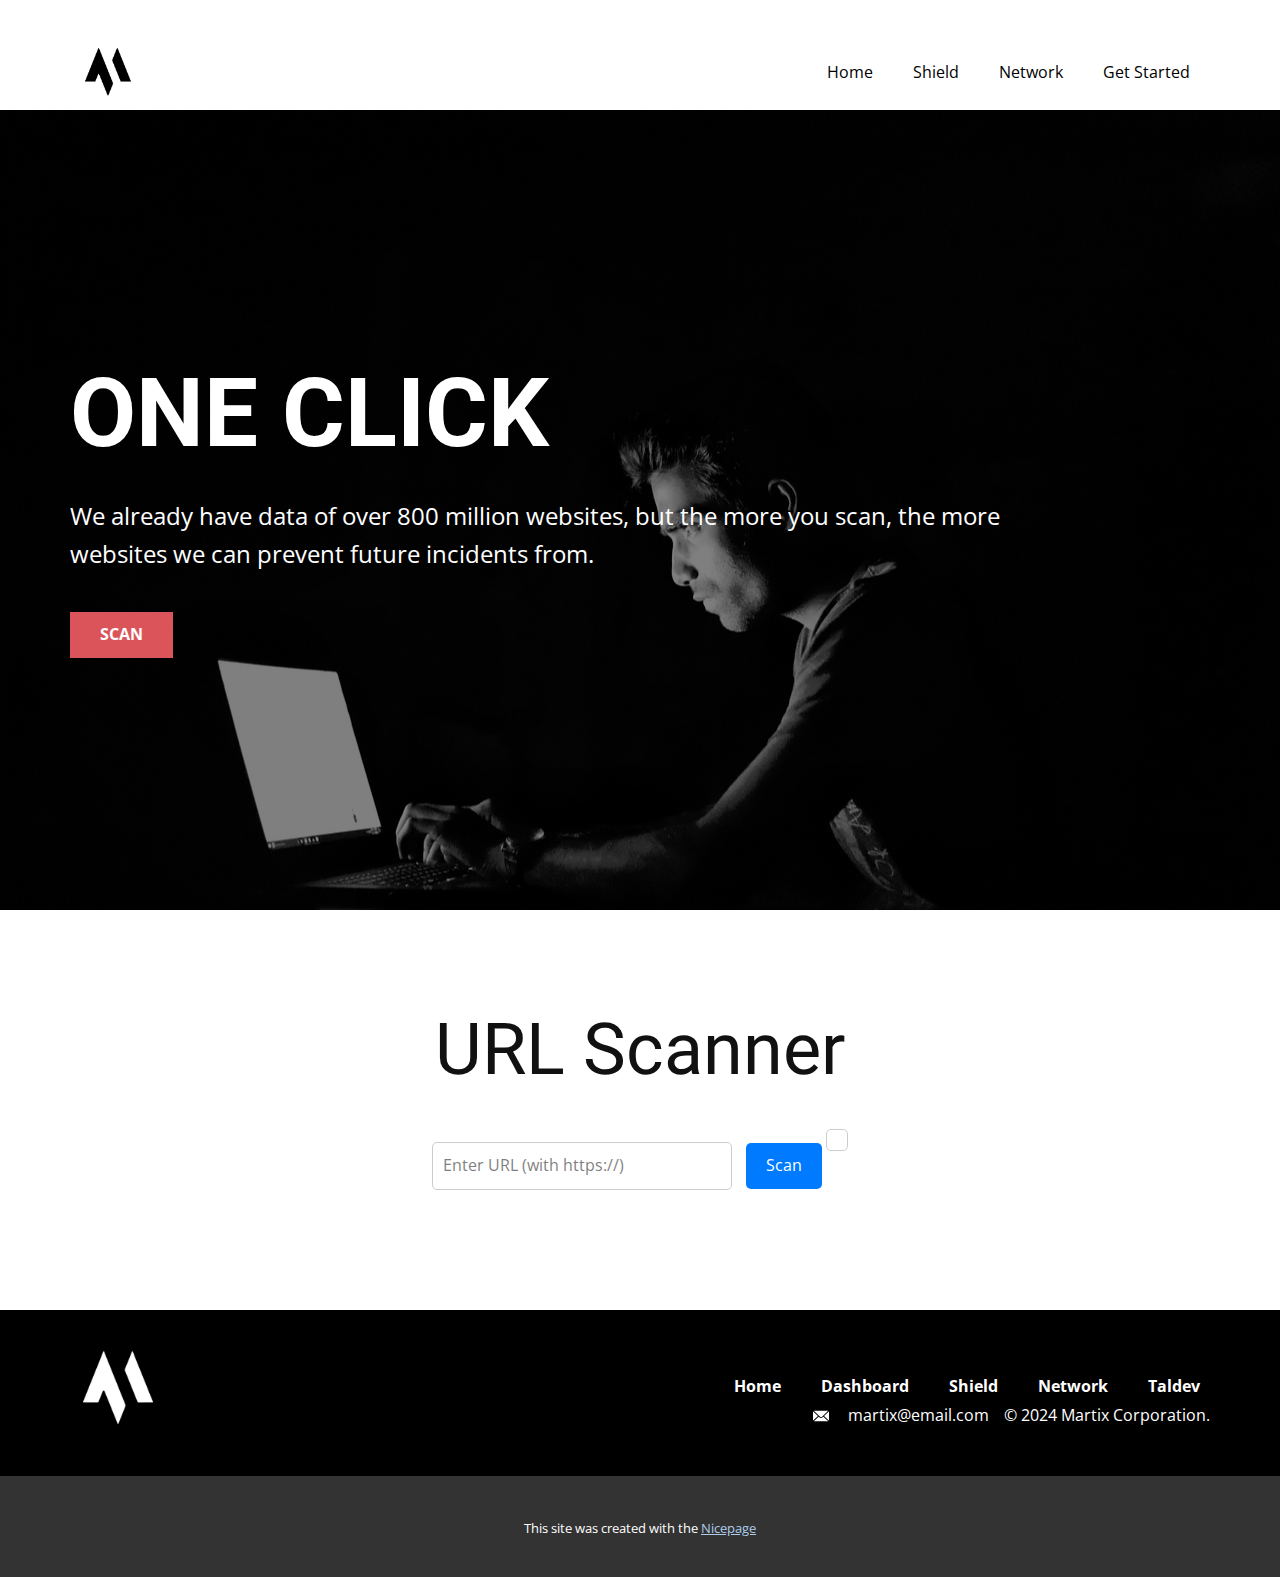
<file: Scan.html>
<!DOCTYPE html>
<html style="font-size: 16px;" lang="en"><head>
    <meta name="viewport" content="width=device-width, initial-scale=1.0">
    <meta charset="utf-8">
    <meta name="keywords" content="">
    <meta name="description" content="">
    <title>Scan</title>
    <link rel="stylesheet" href="nicepage.css" media="screen">
<link rel="stylesheet" href="Scan.css" media="screen">
    <script class="u-script" type="text/javascript" src="jquery.js" defer=""></script>
    <script class="u-script" type="text/javascript" src="nicepage.js" defer=""></script>
    <meta name="generator" content="Nicepage 6.8.9, nicepage.com">
    <link id="u-theme-google-font" rel="stylesheet" href="https://fonts.googleapis.com/css?family=Roboto:100,100i,300,300i,400,400i,500,500i,700,700i,900,900i|Open+Sans:300,300i,400,400i,500,500i,600,600i,700,700i,800,800i">
    
    
    
    
    <script type="application/ld+json">{
		"@context": "http://schema.org",
		"@type": "Organization",
		"name": "Martix",
		"logo": "images/Untitled_design-removebg-preview.png"
}</script>
    <meta name="theme-color" content="#478ac9">
    <meta property="og:title" content="Scan">
    <meta property="og:description" content="">
    <meta property="og:type" content="website">
  <meta data-intl-tel-input-cdn-path="intlTelInput/"></head>
  <body data-path-to-root="./" data-include-products="false" class="u-body u-xl-mode" data-lang="en"><header class="u-clearfix u-header" id="sec-a3e0" data-animation-name="" data-animation-duration="0" data-animation-delay="0" data-animation-direction=""><div class="u-clearfix u-sheet u-valign-bottom u-sheet-1">
        <nav class="u-menu u-menu-one-level u-offcanvas u-menu-1">
          <div class="menu-collapse" style="font-size: 1rem; letter-spacing: 0px;">
            <a class="u-button-style u-custom-left-right-menu-spacing u-custom-padding-bottom u-custom-text-active-color u-custom-text-color u-custom-text-hover-color u-custom-top-bottom-menu-spacing u-nav-link u-text-active-palette-1-base u-text-hover-palette-2-base" href="#">
              <svg class="u-svg-link" viewBox="0 0 24 24"><use xlink:href="#menu-hamburger"></use></svg>
              <svg class="u-svg-content" version="1.1" id="menu-hamburger" viewBox="0 0 16 16" x="0px" y="0px" xmlns:xlink="http://www.w3.org/1999/xlink" xmlns="http://www.w3.org/2000/svg"><g><rect y="1" width="16" height="2"></rect><rect y="7" width="16" height="2"></rect><rect y="13" width="16" height="2"></rect>
</g></svg>
            </a>
          </div>
          <div class="u-custom-menu u-nav-container">
            <ul class="u-nav u-unstyled u-nav-1"><li class="u-nav-item"><a class="u-button-style u-nav-link u-text-active-palette-1-base u-text-black u-text-hover-palette-1-base" href="Home.html" style="padding: 10px 20px;">Home</a>
</li><li class="u-nav-item"><a class="u-button-style u-nav-link u-text-active-palette-1-base u-text-black u-text-hover-palette-1-base" href="Shield.html" style="padding: 10px 20px;">Shield</a>
</li><li class="u-nav-item"><a class="u-button-style u-nav-link u-text-active-palette-1-base u-text-black u-text-hover-palette-1-base" href="Network.html" style="padding: 10px 20px;">Network</a>
</li><li class="u-nav-item"><a class="u-button-style u-nav-link u-text-active-palette-1-base u-text-black u-text-hover-palette-1-base" href="Get-Started.html" style="padding: 10px 20px;">Get Started</a>
</li></ul>
          </div>
          <div class="u-custom-menu u-nav-container-collapse">
            <div class="u-black u-container-style u-inner-container-layout u-opacity u-opacity-95 u-sidenav">
              <div class="u-inner-container-layout u-sidenav-overflow">
                <div class="u-menu-close"></div>
                <ul class="u-align-center u-nav u-popupmenu-items u-unstyled u-nav-2"><li class="u-nav-item"><a class="u-button-style u-nav-link" href="Home.html">Home</a>
</li><li class="u-nav-item"><a class="u-button-style u-nav-link" href="Shield.html">Shield</a>
</li><li class="u-nav-item"><a class="u-button-style u-nav-link" href="Network.html">Network</a>
</li><li class="u-nav-item"><a class="u-button-style u-nav-link" href="Get-Started.html">Get Started</a>
</li></ul>
              </div>
            </div>
            <div class="u-black u-menu-overlay u-opacity u-opacity-70"></div>
          </div>
        </nav>
        <img class="u-image u-image-contain u-image-default u-preserve-proportions u-image-1" src="images/Untitleddesign2.png" alt="" data-image-width="500" data-image-height="500">
      </div></header>
    <section class="u-align-left u-clearfix u-container-align-left u-image u-shading u-section-1" id="sec-d765" data-image-width="1280" data-image-height="853">
      <div class="u-clearfix u-sheet u-sheet-1">
        <h1 class="u-align-left u-text u-text-default u-title u-text-1">One Click </h1>
        <p class="u-align-left u-large-text u-text u-text-variant u-text-2">We already have data of over 800 million websites, but the more you scan, the more websites we can prevent future incidents from.</p>
        <a href="#" class="u-align-left u-btn u-button-style u-palette-2-base u-btn-1">Scan </a>
      </div>
    </section>
    <section class="u-clearfix u-section-2" id="sec-e3fd">
      <div class="u-clearfix u-sheet u-sheet-1">
        <div class="u-clearfix u-custom-html u-expanded-width u-custom-html-1">
          <meta charset="UTF-8">
          <meta name="viewport" content="width=device-width, initial-scale=1.0">
          <title></title>
          <style> body {
            font-family: Arial, sans-serif;
            background-color: #f4f4f4;
            margin: 0;
            padding: 0;
        }
        .container {
            text-align: center;
            margin-top: 100px;
        }
        input[type="text"] {
            padding: 10px;
            width: 300px;
            border: 1px solid #ccc;
            border-radius: 5px;
            margin-right: 10px;
        }
        button {
            padding: 10px 20px;
            background-color: #007bff;
            color: #fff;
            border: none;
            border-radius: 5px;
            cursor: pointer;
            transition: background-color 0.3s;
        }
        button:hover {
            background-color: #0056b3;
        }
        p#scanStatus {
            display: inline-block;
            padding: 10px;
            background-color: #fff;
            border: 1px solid #ccc;
            border-radius: 5px;
            margin-top: 20px;
        } </style>
          <div class="container">
            <h1>URL Scanner</h1>
            <input type="text" id="urlInput" placeholder="Enter URL (with https://)">
            <button onclick="scanURL()">Scan</button>
            <p id="scanStatus"></p>
          </div>
        </div>
      </div>
    </section>
    
    
    
    <footer class="u-black u-clearfix u-footer" id="sec-b3c1"><div class="u-clearfix u-sheet u-sheet-1">
        <a href="#" class="u-image u-logo u-image-1" data-image-width="500" data-image-height="500">
          <img src="images/Untitled_design-removebg-preview.png" class="u-logo-image u-logo-image-1">
        </a>
        <p class="u-text u-text-default u-text-1"> © 2024 Martix Corporation.</p>
        <nav class="u-menu u-menu-one-level u-offcanvas u-menu-1">
          <div class="menu-collapse">
            <a class="u-button-style u-nav-link" href="#">
              <svg class="u-svg-link" viewBox="0 0 24 24"><use xlink:href="#menu-hamburger"></use></svg>
              <svg class="u-svg-content" version="1.1" id="menu-hamburger" viewBox="0 0 16 16" x="0px" y="0px" xmlns:xlink="http://www.w3.org/1999/xlink" xmlns="http://www.w3.org/2000/svg"><g><rect y="1" width="16" height="2"></rect><rect y="7" width="16" height="2"></rect><rect y="13" width="16" height="2"></rect>
</g></svg>
            </a>
          </div>
          <div class="u-custom-menu u-nav-container">
            <ul class="u-nav u-spacing-20 u-unstyled u-nav-1"><li class="u-nav-item"><a class="u-button-style u-nav-link u-text-active-white u-text-hover-palette-2-base u-text-white" href="Home.html" style="padding: 10px;">Home</a>
</li><li class="u-nav-item"><a class="u-button-style u-nav-link u-text-active-white u-text-hover-palette-2-base u-text-white" href="Dashboard.html" style="padding: 10px;">Dashboard</a>
</li><li class="u-nav-item"><a class="u-button-style u-nav-link u-text-active-white u-text-hover-palette-2-base u-text-white" href="Shield.html" style="padding: 10px;">Shield</a>
</li><li class="u-nav-item"><a class="u-button-style u-nav-link u-text-active-white u-text-hover-palette-2-base u-text-white" href="Network.html" style="padding: 10px;">Network</a>
</li><li class="u-nav-item"><a class="u-button-style u-nav-link u-text-active-white u-text-hover-palette-2-base u-text-white" href="Taldev.html" style="padding: 10px;">Taldev</a>
</li></ul>
          </div>
          <div class="u-custom-menu u-nav-container-collapse">
            <div class="u-black u-container-style u-inner-container-layout u-opacity u-opacity-95 u-sidenav u-sidenav-1">
              <div class="u-inner-container-layout u-sidenav-overflow">
                <div class="u-menu-close"></div>
                <ul class="u-align-center u-nav u-popupmenu-items u-unstyled u-nav-2"><li class="u-nav-item"><a class="u-button-style u-nav-link" href="Home.html">Home</a>
</li><li class="u-nav-item"><a class="u-button-style u-nav-link" href="Dashboard.html">Dashboard</a>
</li><li class="u-nav-item"><a class="u-button-style u-nav-link" href="Shield.html">Shield</a>
</li><li class="u-nav-item"><a class="u-button-style u-nav-link" href="Network.html">Network</a>
</li><li class="u-nav-item"><a class="u-button-style u-nav-link" href="Taldev.html">Taldev</a>
</li></ul>
              </div>
            </div>
            <div class="u-black u-menu-overlay u-opacity u-opacity-70"></div>
          </div>
        </nav>
        <a href="mailto:info@site.com" class="u-active-none u-btn u-btn-rectangle u-button-style u-hover-none u-none u-text-body-alt-color u-btn-1"><span class="u-icon u-text-white u-icon-1"><svg class="u-svg-content" viewBox="0 0 24 16" x="0px" y="0px" style="width: 1em; height: 1em;"><path fill="currentColor" d="M23.8,1.1l-7.3,6.8l7.3,6.8c0.1-0.2,0.2-0.6,0.2-0.9V2C24,1.7,23.9,1.4,23.8,1.1z M21.8,0H2.2
	c-0.4,0-0.7,0.1-1,0.2L10.6,9c0.8,0.8,2.2,0.8,3,0l9.2-8.7C22.6,0.1,22.2,0,21.8,0z M0.2,1.1C0.1,1.4,0,1.7,0,2V14
	c0,0.3,0.1,0.6,0.2,0.9l7.3-6.8L0.2,1.1z M15.5,9l-1.1,1c-1.3,1.2-3.6,1.2-4.9,0l-1-1l-7.3,6.8c0.2,0.1,0.6,0.2,1,0.2H22
	c0.4,0,0.6-0.1,1-0.2L15.5,9z"></path></svg></span>&nbsp;martix@email.com
        </a>
      </div></footer>
    <section class="u-backlink u-clearfix u-grey-80">
      <p class="u-text">
        <span>This site was created with the </span>
        <a class="u-link" href="https://nicepage.com/" target="_blank" rel="nofollow">
          <span>Nicepage</span>
        </a>
      </p>
    </section>
  
</body></html>
</file>
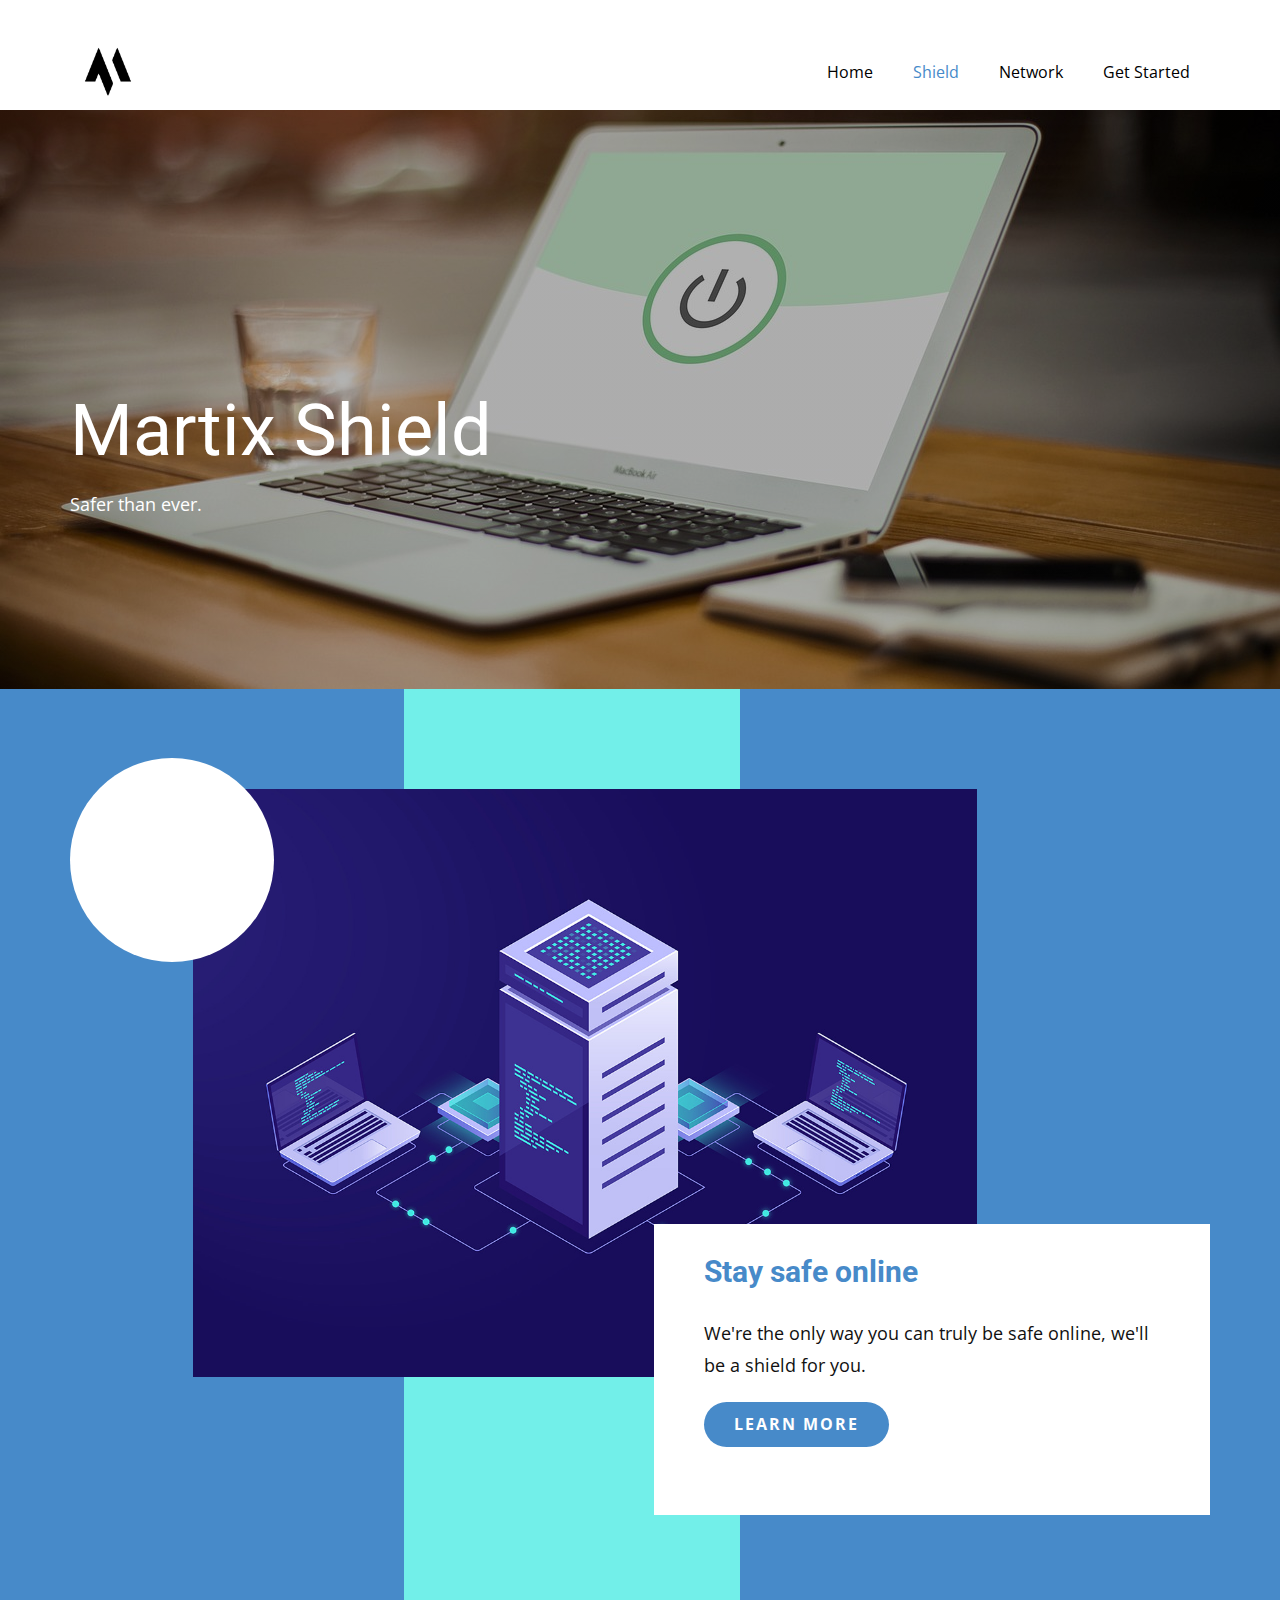
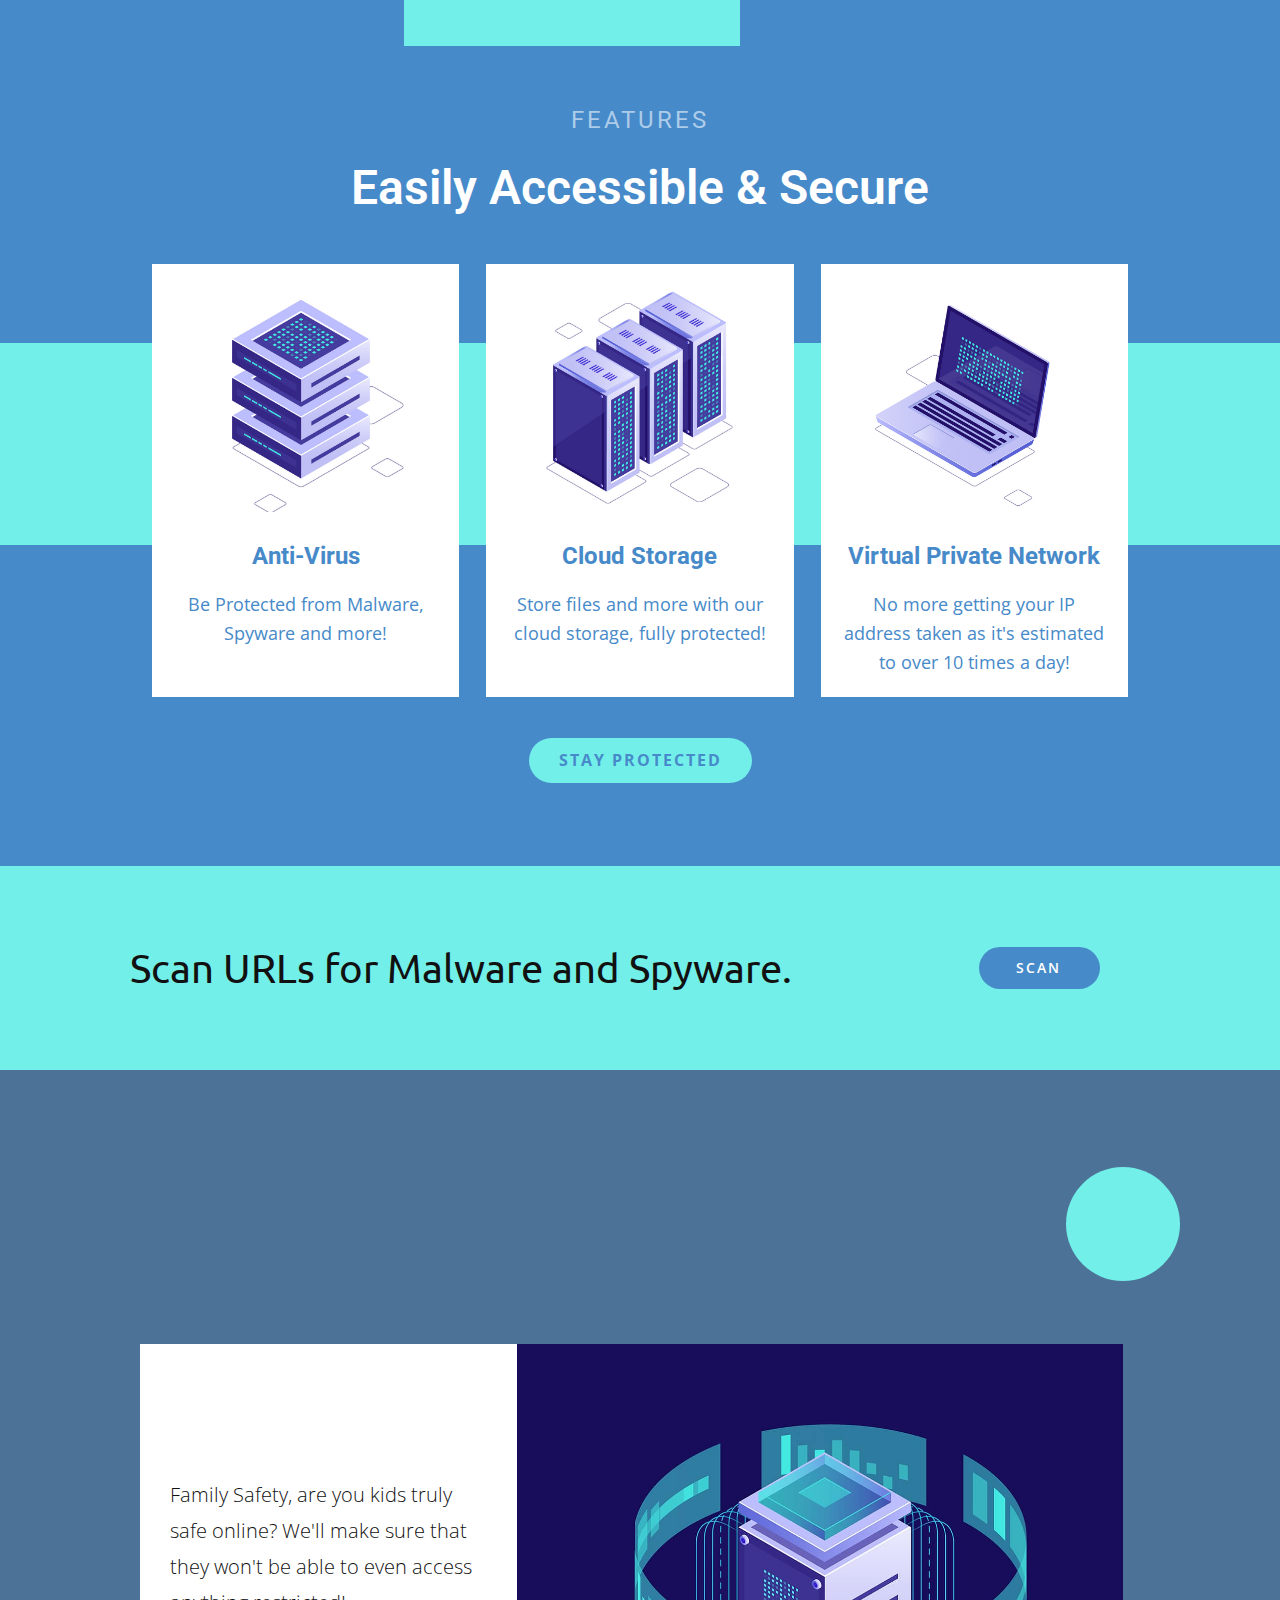
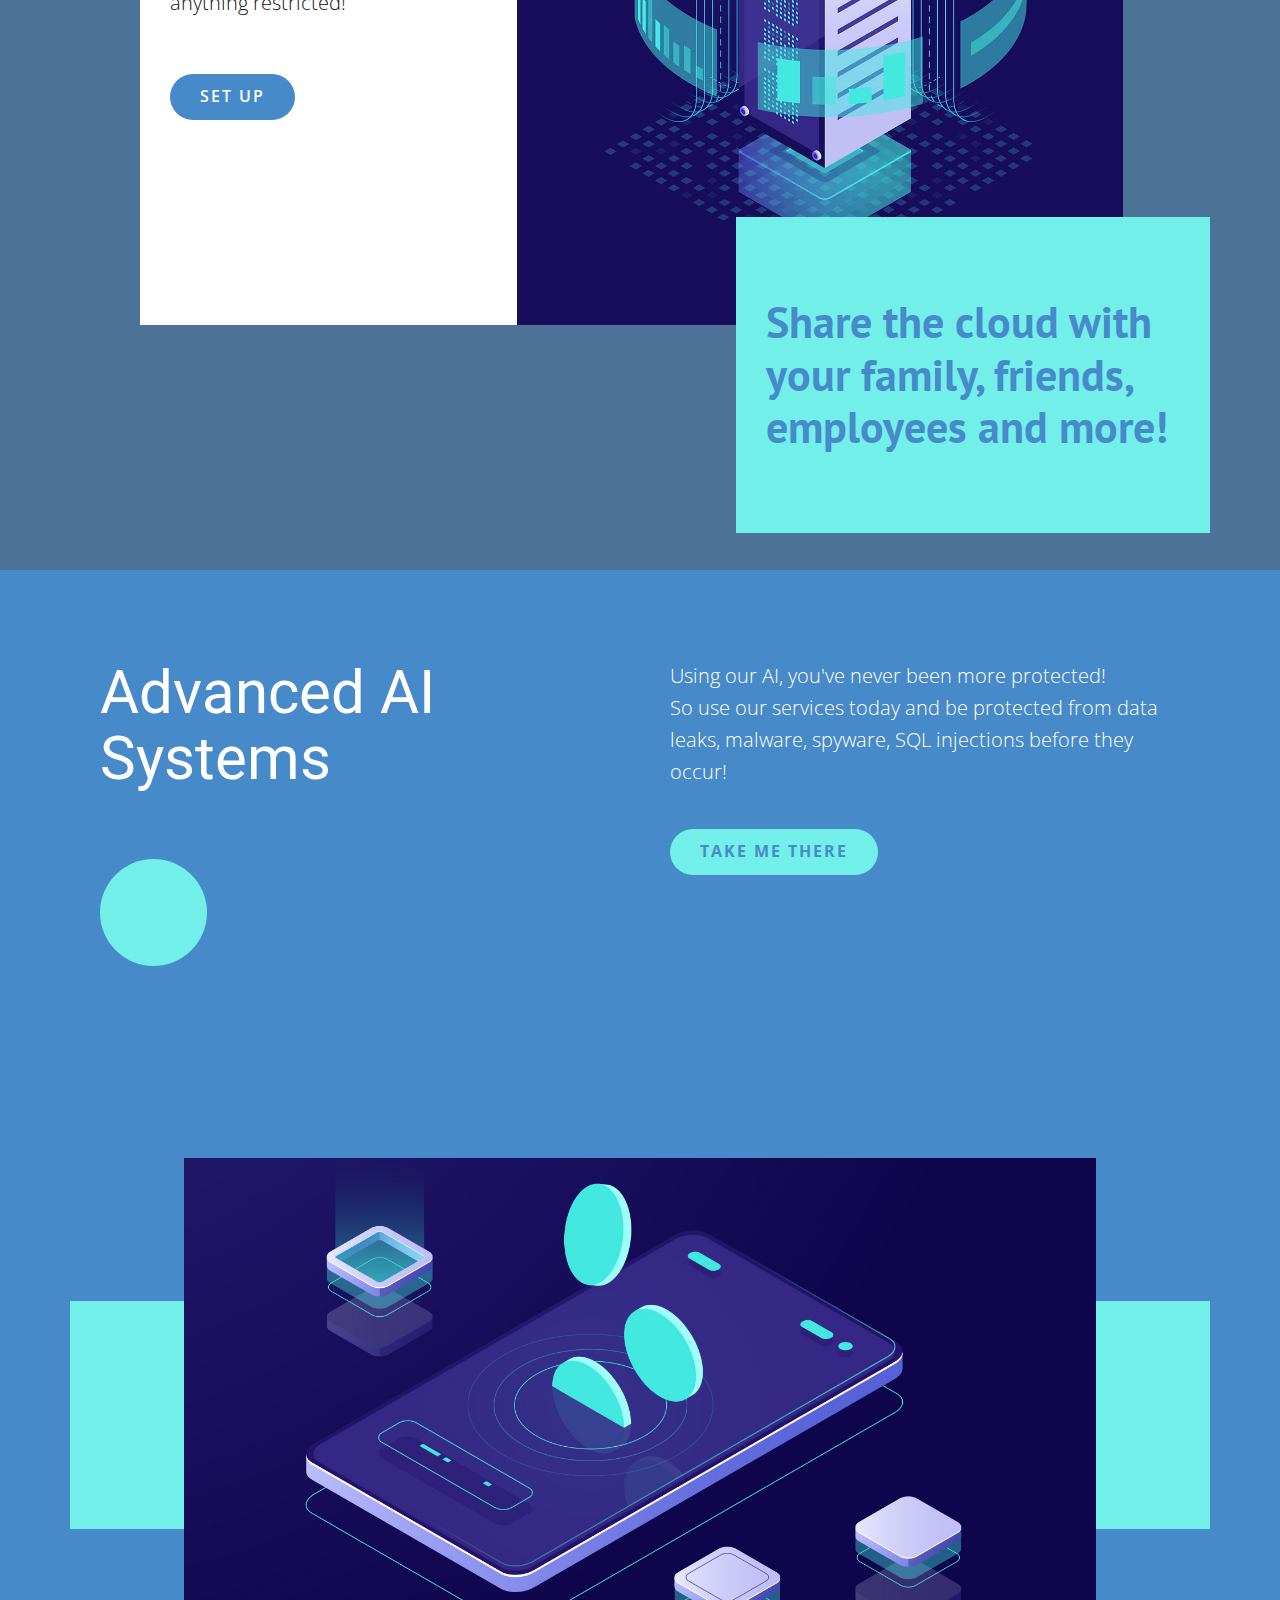
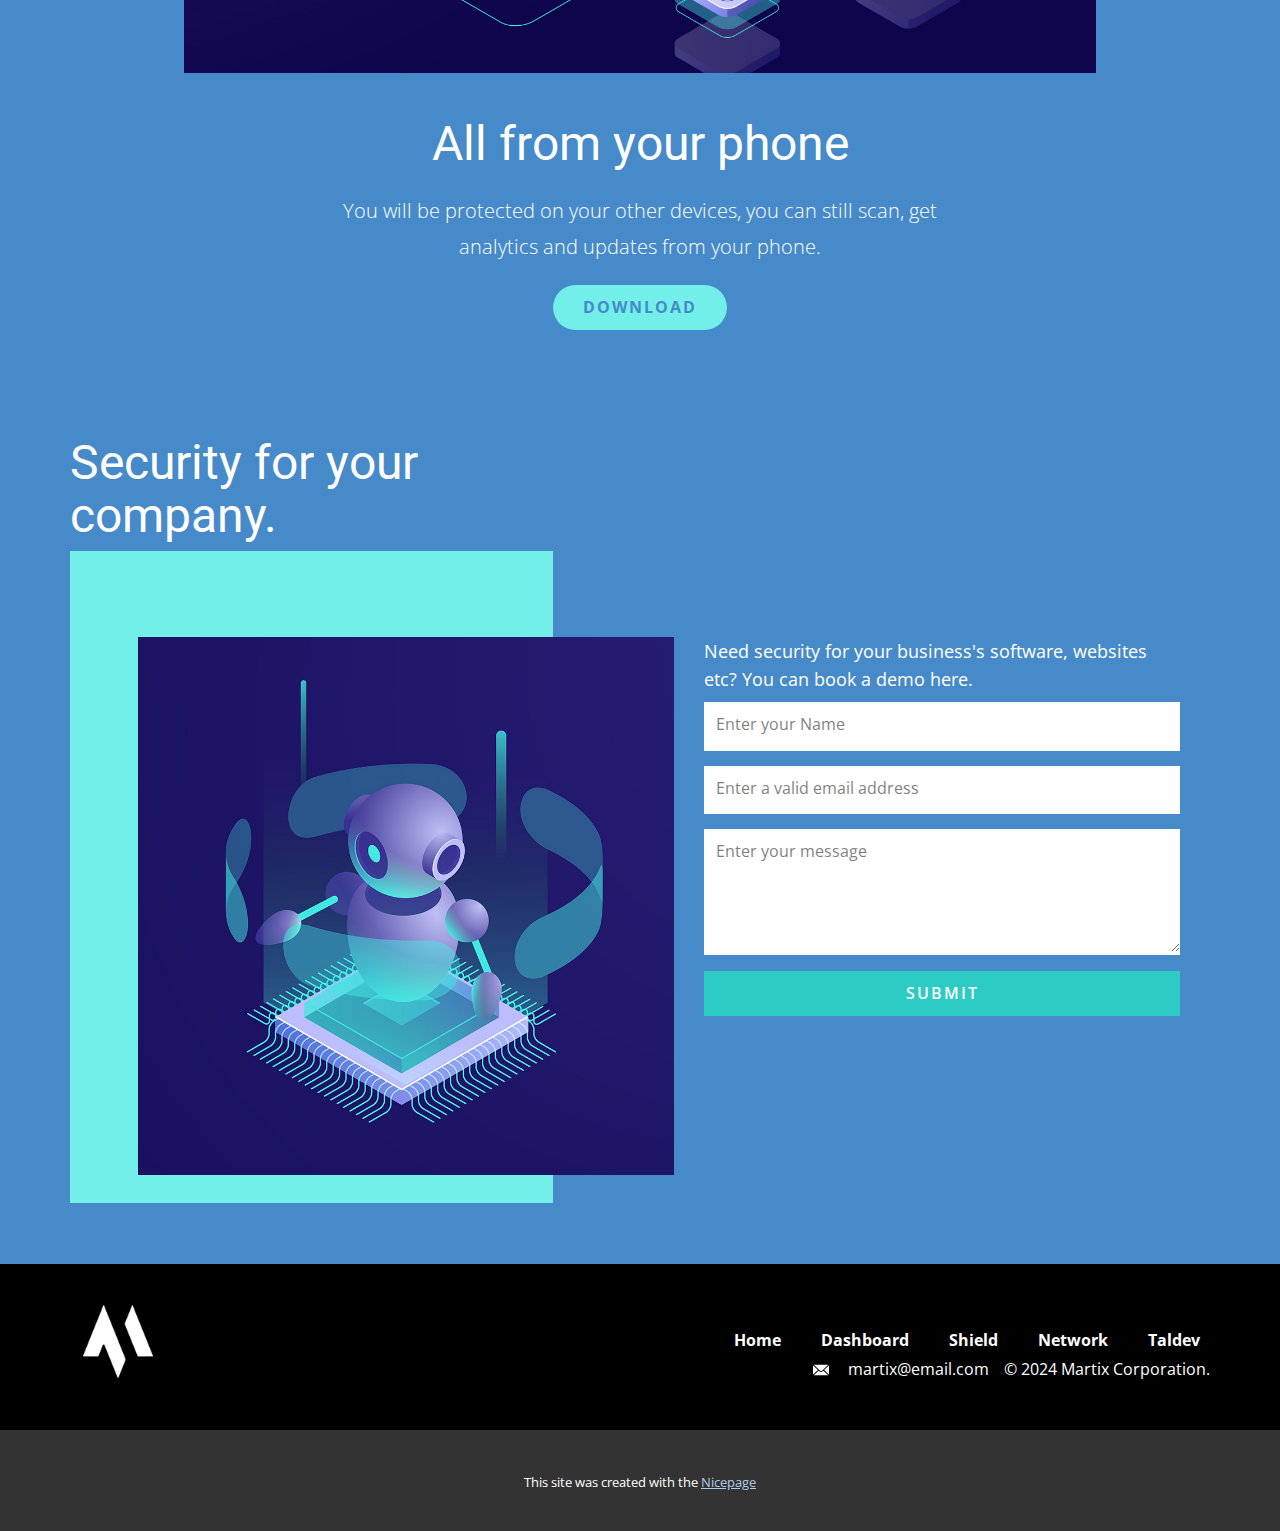
<file: Shield.html>
<!DOCTYPE html>
<html style="font-size: 16px;" lang="en"><head>
    <meta name="viewport" content="width=device-width, initial-scale=1.0">
    <meta charset="utf-8">
    <meta name="keywords" content="Easily Accessible &amp;amp; Secure, Data Visualization, High availability infrastructure, Hosting Datacenter">
    <meta name="description" content="">
    <title>Shield</title>
    <link rel="stylesheet" href="nicepage.css" media="screen">
<link rel="stylesheet" href="Shield.css" media="screen">
    <script class="u-script" type="text/javascript" src="jquery.js" defer=""></script>
    <script class="u-script" type="text/javascript" src="nicepage.js" defer=""></script>
    <meta name="generator" content="Nicepage 6.8.9, nicepage.com">
    <meta name="referrer" content="origin">
    <link id="u-theme-google-font" rel="stylesheet" href="https://fonts.googleapis.com/css?family=Roboto:100,100i,300,300i,400,400i,500,500i,700,700i,900,900i|Open+Sans:300,300i,400,400i,500,500i,600,600i,700,700i,800,800i">
    <link id="u-page-google-font" rel="stylesheet" href="https://fonts.googleapis.com/css?family=Ubuntu:300,300i,400,400i,500,500i,700,700i|PT+Sans:400,400i,700,700i">
    
    
    
    
    
    
    
    
    
    
    <script type="application/ld+json">{
		"@context": "http://schema.org",
		"@type": "Organization",
		"name": "Martix",
		"logo": "images/Untitled_design-removebg-preview.png"
}</script>
    <meta name="theme-color" content="#478ac9">
    <meta property="og:title" content="Shield">
    <meta property="og:description" content="">
    <meta property="og:type" content="website">
  <meta data-intl-tel-input-cdn-path="intlTelInput/"></head>
  <body data-path-to-root="./" data-include-products="false" class="u-body u-xl-mode" data-lang="en"><header class="u-clearfix u-header" id="sec-a3e0" data-animation-name="" data-animation-duration="0" data-animation-delay="0" data-animation-direction=""><div class="u-clearfix u-sheet u-valign-bottom u-sheet-1">
        <nav class="u-menu u-menu-one-level u-offcanvas u-menu-1">
          <div class="menu-collapse" style="font-size: 1rem; letter-spacing: 0px;">
            <a class="u-button-style u-custom-left-right-menu-spacing u-custom-padding-bottom u-custom-text-active-color u-custom-text-color u-custom-text-hover-color u-custom-top-bottom-menu-spacing u-nav-link u-text-active-palette-1-base u-text-hover-palette-2-base" href="#">
              <svg class="u-svg-link" viewBox="0 0 24 24"><use xlink:href="#menu-hamburger"></use></svg>
              <svg class="u-svg-content" version="1.1" id="menu-hamburger" viewBox="0 0 16 16" x="0px" y="0px" xmlns:xlink="http://www.w3.org/1999/xlink" xmlns="http://www.w3.org/2000/svg"><g><rect y="1" width="16" height="2"></rect><rect y="7" width="16" height="2"></rect><rect y="13" width="16" height="2"></rect>
</g></svg>
            </a>
          </div>
          <div class="u-custom-menu u-nav-container">
            <ul class="u-nav u-unstyled u-nav-1"><li class="u-nav-item"><a class="u-button-style u-nav-link u-text-active-palette-1-base u-text-black u-text-hover-palette-1-base" href="Home.html" style="padding: 10px 20px;">Home</a>
</li><li class="u-nav-item"><a class="u-button-style u-nav-link u-text-active-palette-1-base u-text-black u-text-hover-palette-1-base" href="Shield.html" style="padding: 10px 20px;">Shield</a>
</li><li class="u-nav-item"><a class="u-button-style u-nav-link u-text-active-palette-1-base u-text-black u-text-hover-palette-1-base" href="Network.html" style="padding: 10px 20px;">Network</a>
</li><li class="u-nav-item"><a class="u-button-style u-nav-link u-text-active-palette-1-base u-text-black u-text-hover-palette-1-base" href="Get-Started.html" style="padding: 10px 20px;">Get Started</a>
</li></ul>
          </div>
          <div class="u-custom-menu u-nav-container-collapse">
            <div class="u-black u-container-style u-inner-container-layout u-opacity u-opacity-95 u-sidenav">
              <div class="u-inner-container-layout u-sidenav-overflow">
                <div class="u-menu-close"></div>
                <ul class="u-align-center u-nav u-popupmenu-items u-unstyled u-nav-2"><li class="u-nav-item"><a class="u-button-style u-nav-link" href="Home.html">Home</a>
</li><li class="u-nav-item"><a class="u-button-style u-nav-link" href="Shield.html">Shield</a>
</li><li class="u-nav-item"><a class="u-button-style u-nav-link" href="Network.html">Network</a>
</li><li class="u-nav-item"><a class="u-button-style u-nav-link" href="Get-Started.html">Get Started</a>
</li></ul>
              </div>
            </div>
            <div class="u-black u-menu-overlay u-opacity u-opacity-70"></div>
          </div>
        </nav>
        <img class="u-image u-image-contain u-image-default u-preserve-proportions u-image-1" src="images/Untitleddesign2.png" alt="" data-image-width="500" data-image-height="500">
      </div></header> 
    <section class="u-clearfix u-image u-shading u-section-1" id="carousel_223d" data-image-width="1280" data-image-height="853">
      <div class="u-clearfix u-sheet u-sheet-1">
        <h1 class="u-text u-text-body-alt-color u-text-1">Martix Shield</h1>
        <p class="u-text u-text-2">Safer than ever.</p>
      </div>
    </section>
    <section class="u-align-center u-clearfix u-palette-1-base u-section-2" id="sec-f60b">
      <div class="u-clearfix u-sheet u-sheet-1">
        <div class="u-absolute-hcenter-xs u-expanded-height-lg u-expanded-height-md u-expanded-height-xl u-expanded-height-xs u-palette-4-light-1 u-shape u-shape-rectangle u-shape-1"></div>
        <img class="u-image u-image-1" src="images/dfsfdsf.jpg" data-image-width="1200" data-image-height="900">
        <div class="u-align-left u-container-style u-group u-white u-group-1">
          <div class="u-container-layout u-container-layout-1">
            <h3 class="u-text u-text-palette-1-base u-text-1">Stay safe online</h3>
            <p class="u-text u-text-2">We're the only way you can truly be safe online, we'll be a shield for you.</p>
            <a href="Shield.html#carousel_e21f" class="u-active-palette-1-base u-border-none u-btn u-btn-round u-button-style u-hover-palette-1-base u-palette-1-base u-radius-50 u-text-active-palette-1-base u-text-body-alt-color u-text-hover-palette-1-base u-btn-1">Learn More </a>
          </div>
        </div>
        <div class="u-shape u-shape-circle u-white u-shape-2"></div>
      </div>
    </section>
    <section class="u-align-center u-clearfix u-palette-1-base u-valign-middle-sm u-valign-middle-xs u-section-3" id="carousel_e21f">
      <h4 class="u-text u-text-palette-1-light-2 u-text-1">Features</h4>
      <h1 class="u-text u-text-2">Easily Accessible &amp; Secure</h1>
      <div class="u-expanded-width u-palette-4-light-1 u-shape u-shape-rectangle u-shape-1"></div>
      <div class="u-list u-list-1">
        <div class="u-repeater u-repeater-1">
          <div class="u-align-center u-container-style u-list-item u-repeater-item u-shape-rectangle u-white u-list-item-1">
            <div class="u-container-layout u-similar-container u-valign-top u-container-layout-1">
              <img src="images/31.jpg" alt="" class="u-expanded-width u-image u-image-default u-image-1" data-image-width="900" data-image-height="878">
              <h4 class="u-text u-text-palette-1-base u-text-3">Anti-Virus</h4>
              <p class="u-text u-text-palette-1-base u-text-4">Be Protected from Malware, Spyware and more!</p>
            </div>
          </div>
          <div class="u-align-center u-container-style u-list-item u-repeater-item u-shape-rectangle u-video-cover u-white u-list-item-2">
            <div class="u-container-layout u-similar-container u-valign-top u-container-layout-2">
              <img src="images/21.jpg" alt="" class="u-expanded-width u-image u-image-default u-image-2" data-image-width="900" data-image-height="878">
              <h4 class="u-text u-text-palette-1-base u-text-5">Cloud Storage</h4>
              <p class="u-text u-text-palette-1-base u-text-6"> Store files and more with our cloud storage, fully protected!</p>
            </div>
          </div>
          <div class="u-align-center u-container-style u-list-item u-repeater-item u-shape-rectangle u-video-cover u-white u-list-item-3">
            <div class="u-container-layout u-similar-container u-valign-top u-container-layout-3">
              <img src="images/11.jpg" alt="" class="u-expanded-width u-image u-image-contain u-image-default u-image-3" data-image-width="900" data-image-height="878">
              <h4 class="u-text u-text-palette-1-base u-text-7">Virtual Private Network</h4>
              <p class="u-text u-text-palette-1-base u-text-8">No more getting your IP address taken as it's estimated to over 10 times a day!</p>
            </div>
          </div>
        </div>
      </div>
      <a href="https://chromewebstore.google.com/" class="u-active-white u-border-none u-btn u-btn-round u-button-style u-hover-white u-palette-4-light-1 u-radius-50 u-text-active-palette-1-base u-text-hover-palette-1-base u-text-palette-1-base u-btn-1" target="_blank">Stay Protected </a>
    </section>
    <section class="u-clearfix u-color-scheme-u10 u-color-style-multicolor-1 u-palette-4-light-1 u-section-4" id="sec-d871">
      <div class="u-clearfix u-sheet u-valign-middle u-sheet-1">
        <div class="data-layout-selected u-clearfix u-expanded-width u-layout-wrap u-layout-wrap-1">
          <div class="u-layout">
            <div class="u-layout-row">
              <div class="u-align-center-sm u-align-center-xs u-align-left-lg u-align-left-md u-align-left-xl u-container-style u-layout-cell u-left-cell u-size-42 u-layout-cell-1">
                <div class="u-container-layout u-valign-middle u-container-layout-1">
                  <h3 class="u-custom-font u-font-ubuntu u-text u-text-1">Scan URLs for Malware and Spyware. </h3>
                </div>
              </div>
              <div class="u-align-center u-container-style u-layout-cell u-right-cell u-size-18 u-layout-cell-2">
                <div class="u-container-layout u-valign-middle u-container-layout-2">
                  <a href="https://chromewebstore.google.com/" class="u-active-palette-1-base u-border-none u-btn u-btn-round u-button-style u-hover-palette-1-base u-palette-1-base u-radius-50 u-btn-1" target="_blank">Scan </a>
                </div>
              </div>
            </div>
          </div>
        </div>
      </div>
    </section>
    <section class="u-clearfix u-palette-1-dark-1 u-section-5" id="sec-ed1e">
      <div class="u-clearfix u-sheet u-valign-middle-xl u-valign-middle-xs u-sheet-1">
        <div class="u-palette-4-light-1 u-shape u-shape-circle u-shape-1"></div>
        <div class="data-layout-selected u-clearfix u-layout-wrap u-layout-wrap-1">
          <div class="u-layout">
            <div class="u-layout-row">
              <div class="u-align-left u-container-style u-layout-cell u-left-cell u-shape-rectangle u-size-23 u-white u-layout-cell-1">
                <div class="u-container-layout u-container-layout-1">
                  <p class="u-text u-text-1">Family Safety, are you kids truly safe online? We'll make sure that they won't be able to even access anything restricted!<br>
                  </p>
                  <a href="https://chromewebstore.google.com/" class="u-active-palette-1-base u-border-none u-btn u-btn-round u-button-style u-hover-palette-1-base u-palette-1-base u-radius-50 u-btn-1" target="_blank">Set Up </a>
                </div>
              </div>
              <div class="u-align-center u-container-style u-image u-layout-cell u-right-cell u-size-37 u-image-1" data-image-width="1200" data-image-height="1233">
                <div class="u-container-layout u-valign-top u-container-layout-2"></div>
              </div>
            </div>
          </div>
        </div>
        <div class="u-align-left u-container-style u-group u-palette-4-light-1 u-group-1">
          <div class="u-container-layout u-valign-middle u-container-layout-3">
            <h3 class="u-custom-font u-font-pt-sans u-text u-text-palette-1-base u-text-2">Share the cloud with your family, friends, employees and more!</h3>
          </div>
        </div>
      </div>
    </section>
    <section class="u-clearfix u-palette-1-base u-section-6" id="sec-14cc">
      <div class="u-clearfix u-sheet u-valign-middle u-sheet-1">
        <div class="data-layout-selected u-clearfix u-expanded-width u-layout-wrap u-layout-wrap-1">
          <div class="u-layout">
            <div class="u-layout-row">
              <div class="u-container-style u-layout-cell u-left-cell u-size-30 u-layout-cell-1">
                <div class="u-container-layout u-valign-top u-container-layout-1">
                  <h1 class="u-text u-text-1">Advanced AI Systems</h1>
                  <div class="u-palette-4-light-1 u-shape u-shape-circle u-shape-1"></div>
                </div>
              </div>
              <div class="u-container-style u-layout-cell u-right-cell u-size-30 u-layout-cell-2">
                <div class="u-container-layout u-valign-top u-container-layout-2">
                  <p class="u-text u-text-2">Using our AI, you've never been more protected!<br>So use our services today and be protected from data leaks, malware, spyware, SQL injections before they occur!
                  </p>
                  <a href="https://character.ai" class="u-active-white u-btn u-btn-round u-button-style u-hover-white u-palette-4-light-1 u-radius-50 u-text-active-palette-1-base u-text-hover-palette-1-base u-text-palette-1-base u-btn-1">Take Me There </a>
                </div>
              </div>
            </div>
          </div>
        </div>
      </div>
    </section>
    <section class="u-align-center u-clearfix u-palette-1-base u-section-7" id="sec-5d76">
      <div class="u-clearfix u-sheet u-valign-middle-lg u-valign-middle-sm u-valign-middle-xs u-sheet-1">
        <div class="u-expanded-width u-palette-4-light-1 u-shape u-shape-rectangle u-shape-1"></div>
        <img class="u-align-left u-image u-left-0 u-image-1" data-image-width="1600" data-image-height="1000" src="images/xsx.jpg">
        <h2 class="u-text u-text-1">All from your phone </h2>
        <p class="u-text u-text-2">You will be protected on your other devices, you can still scan, get analytics and updates from your phone.</p>
        <a href="https://play.google.com/" class="u-active-white u-border-0 u-btn u-btn-round u-button-style u-hover-white u-palette-4-light-1 u-radius-50 u-text-active-palette-1-base u-text-hover-palette-1-base u-text-palette-1-base u-btn-1" target="_blank">Download </a>
      </div>
    </section>
    <section class="u-clearfix u-palette-1-base u-section-8" id="carousel_6c7c">
      <div class="u-clearfix u-sheet u-valign-middle-xs u-sheet-1">
        <h2 class="u-text u-text-1">Security for your company. </h2>
        <div class="u-palette-4-light-1 u-shape u-shape-rectangle u-shape-1"></div>
        <div class="data-layout-selected u-clearfix u-layout-wrap u-layout-wrap-1">
          <div class="u-gutter-0 u-layout">
            <div class="u-layout-row">
              <div class="u-container-style u-image u-layout-cell u-left-cell u-size-30 u-image-1" data-image-width="1200" data-image-height="959">
                <div class="u-container-layout u-container-layout-1"></div>
              </div>
              <div class="u-align-center u-container-style u-layout-cell u-right-cell u-size-30 u-layout-cell-2">
                <div class="u-container-layout u-container-layout-2">
                  <p class="u-align-left u-text u-text-2">Need security for your business's software, websites etc? You can book a demo here. </p>
                  <div class="u-expanded-width u-form u-form-1">
                    <form action="https://forms.nicepagesrv.com/v2/form/process" class="u-block-ac2b-9 u-clearfix u-form-spacing-15 u-form-vertical u-inner-form" source="email"><!-- hidden inputs for siteId and pageId -->
                      <div class="u-form-group u-form-name">
                        <label for="name-76c6" class="u-form-control-hidden u-label u-label-1">Name</label>
                        <input type="text" placeholder="Enter your Name" id="name-76c6" name="name" class="u-border-3 u-border-no-left u-border-no-right u-border-no-top u-border-white u-input u-input-rectangle" required="">
                      </div><!-- always visible -->
                      <div class="u-form-email u-form-group">
                        <label for="email-76c6" class="u-form-control-hidden u-label u-label-2">Email</label>
                        <input type="email" placeholder="Enter a valid email address" id="email-76c6" name="email" class="u-border-3 u-border-no-left u-border-no-right u-border-no-top u-border-white u-input u-input-rectangle" required="">
                      </div>
                      <div class="u-form-group u-form-message">
                        <label for="message-76c6" class="u-form-control-hidden u-label u-label-3">Message</label>
                        <textarea placeholder="Enter your message" rows="4" cols="50" id="message-76c6" name="message" class="u-border-3 u-border-no-left u-border-no-right u-border-no-top u-border-white u-input u-input-rectangle" required=""></textarea>
                      </div>
                      <div class="u-align-center u-form-group u-form-submit">
                        <a href="#" class="u-btn u-btn-submit u-button-style u-hover-palette-1-dark-1 u-palette-4-base u-btn-1">Submit</a>
                        <input type="submit" value="submit" class="u-form-control-hidden">
                      </div>
                      <div class="u-form-send-message u-form-send-success"> Thank you! Your message has been sent. </div>
                      <div class="u-form-send-error u-form-send-message"> Unable to send your message. Please fix errors then try again. </div>
                      <input type="hidden" value="" name="recaptchaResponse">
                      <input type="hidden" name="formServices" value="d8f4f245-5d11-4c5f-e990-9919bc29f2ca">
                    </form>
                  </div>
                </div>
              </div>
            </div>
          </div>
        </div>
      </div>
    </section>
    
    
    
    <footer class="u-black u-clearfix u-footer" id="sec-b3c1"><div class="u-clearfix u-sheet u-sheet-1">
        <a href="#" class="u-image u-logo u-image-1" data-image-width="500" data-image-height="500">
          <img src="images/Untitled_design-removebg-preview.png" class="u-logo-image u-logo-image-1">
        </a>
        <p class="u-text u-text-default u-text-1"> © 2024 Martix Corporation.</p>
        <nav class="u-menu u-menu-one-level u-offcanvas u-menu-1">
          <div class="menu-collapse">
            <a class="u-button-style u-nav-link" href="#">
              <svg class="u-svg-link" viewBox="0 0 24 24"><use xlink:href="#menu-hamburger"></use></svg>
              <svg class="u-svg-content" version="1.1" id="menu-hamburger" viewBox="0 0 16 16" x="0px" y="0px" xmlns:xlink="http://www.w3.org/1999/xlink" xmlns="http://www.w3.org/2000/svg"><g><rect y="1" width="16" height="2"></rect><rect y="7" width="16" height="2"></rect><rect y="13" width="16" height="2"></rect>
</g></svg>
            </a>
          </div>
          <div class="u-custom-menu u-nav-container">
            <ul class="u-nav u-spacing-20 u-unstyled u-nav-1"><li class="u-nav-item"><a class="u-button-style u-nav-link u-text-active-white u-text-hover-palette-2-base u-text-white" href="Home.html" style="padding: 10px;">Home</a>
</li><li class="u-nav-item"><a class="u-button-style u-nav-link u-text-active-white u-text-hover-palette-2-base u-text-white" href="Dashboard.html" style="padding: 10px;">Dashboard</a>
</li><li class="u-nav-item"><a class="u-button-style u-nav-link u-text-active-white u-text-hover-palette-2-base u-text-white" href="Shield.html" style="padding: 10px;">Shield</a>
</li><li class="u-nav-item"><a class="u-button-style u-nav-link u-text-active-white u-text-hover-palette-2-base u-text-white" href="Network.html" style="padding: 10px;">Network</a>
</li><li class="u-nav-item"><a class="u-button-style u-nav-link u-text-active-white u-text-hover-palette-2-base u-text-white" href="Taldev.html" style="padding: 10px;">Taldev</a>
</li></ul>
          </div>
          <div class="u-custom-menu u-nav-container-collapse">
            <div class="u-black u-container-style u-inner-container-layout u-opacity u-opacity-95 u-sidenav u-sidenav-1">
              <div class="u-inner-container-layout u-sidenav-overflow">
                <div class="u-menu-close"></div>
                <ul class="u-align-center u-nav u-popupmenu-items u-unstyled u-nav-2"><li class="u-nav-item"><a class="u-button-style u-nav-link" href="Home.html">Home</a>
</li><li class="u-nav-item"><a class="u-button-style u-nav-link" href="Dashboard.html">Dashboard</a>
</li><li class="u-nav-item"><a class="u-button-style u-nav-link" href="Shield.html">Shield</a>
</li><li class="u-nav-item"><a class="u-button-style u-nav-link" href="Network.html">Network</a>
</li><li class="u-nav-item"><a class="u-button-style u-nav-link" href="Taldev.html">Taldev</a>
</li></ul>
              </div>
            </div>
            <div class="u-black u-menu-overlay u-opacity u-opacity-70"></div>
          </div>
        </nav>
        <a href="mailto:info@site.com" class="u-active-none u-btn u-btn-rectangle u-button-style u-hover-none u-none u-text-body-alt-color u-btn-1"><span class="u-icon u-text-white u-icon-1"><svg class="u-svg-content" viewBox="0 0 24 16" x="0px" y="0px" style="width: 1em; height: 1em;"><path fill="currentColor" d="M23.8,1.1l-7.3,6.8l7.3,6.8c0.1-0.2,0.2-0.6,0.2-0.9V2C24,1.7,23.9,1.4,23.8,1.1z M21.8,0H2.2
	c-0.4,0-0.7,0.1-1,0.2L10.6,9c0.8,0.8,2.2,0.8,3,0l9.2-8.7C22.6,0.1,22.2,0,21.8,0z M0.2,1.1C0.1,1.4,0,1.7,0,2V14
	c0,0.3,0.1,0.6,0.2,0.9l7.3-6.8L0.2,1.1z M15.5,9l-1.1,1c-1.3,1.2-3.6,1.2-4.9,0l-1-1l-7.3,6.8c0.2,0.1,0.6,0.2,1,0.2H22
	c0.4,0,0.6-0.1,1-0.2L15.5,9z"></path></svg></span>&nbsp;martix@email.com
        </a>
      </div></footer>
    <section class="u-backlink u-clearfix u-grey-80">
      <p class="u-text">
        <span>This site was created with the </span>
        <a class="u-link" href="https://nicepage.com/" target="_blank" rel="nofollow">
          <span>Nicepage</span>
        </a>
      </p>
    </section>
  
</body></html>
</file>
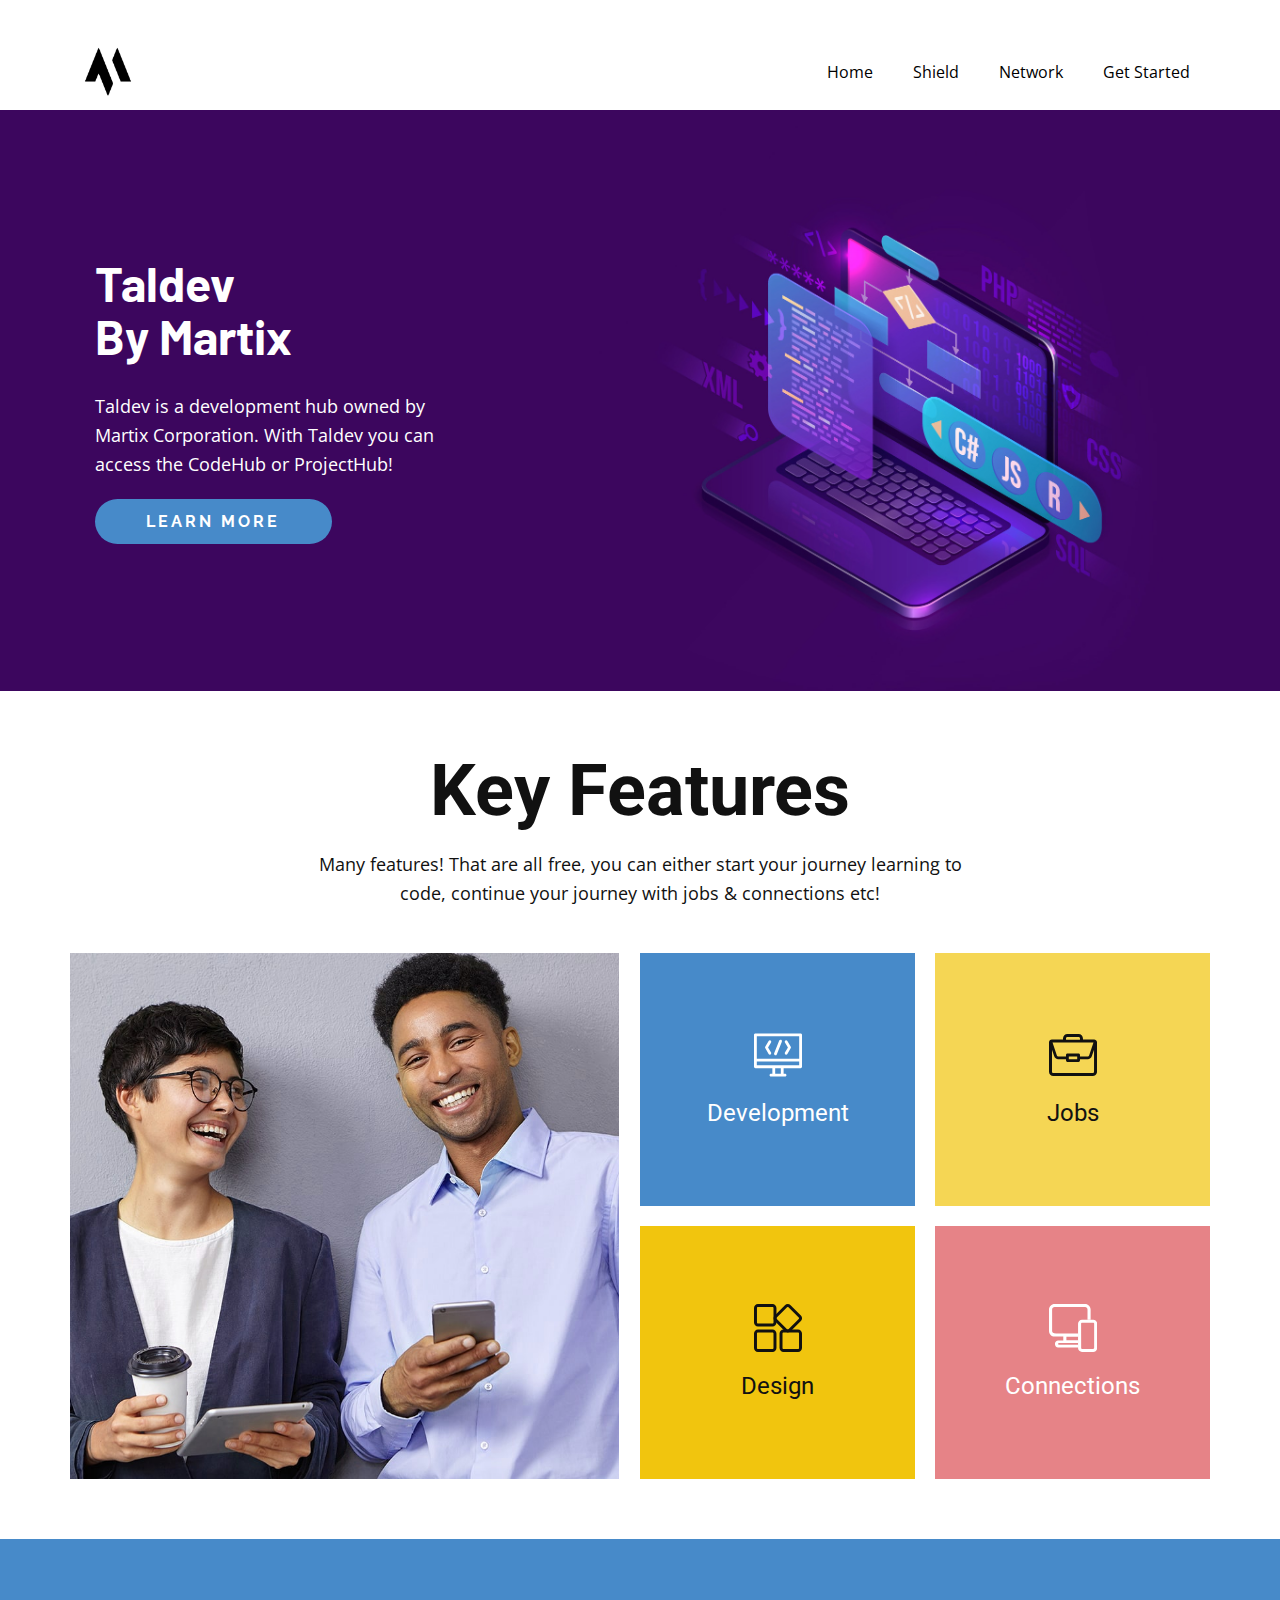
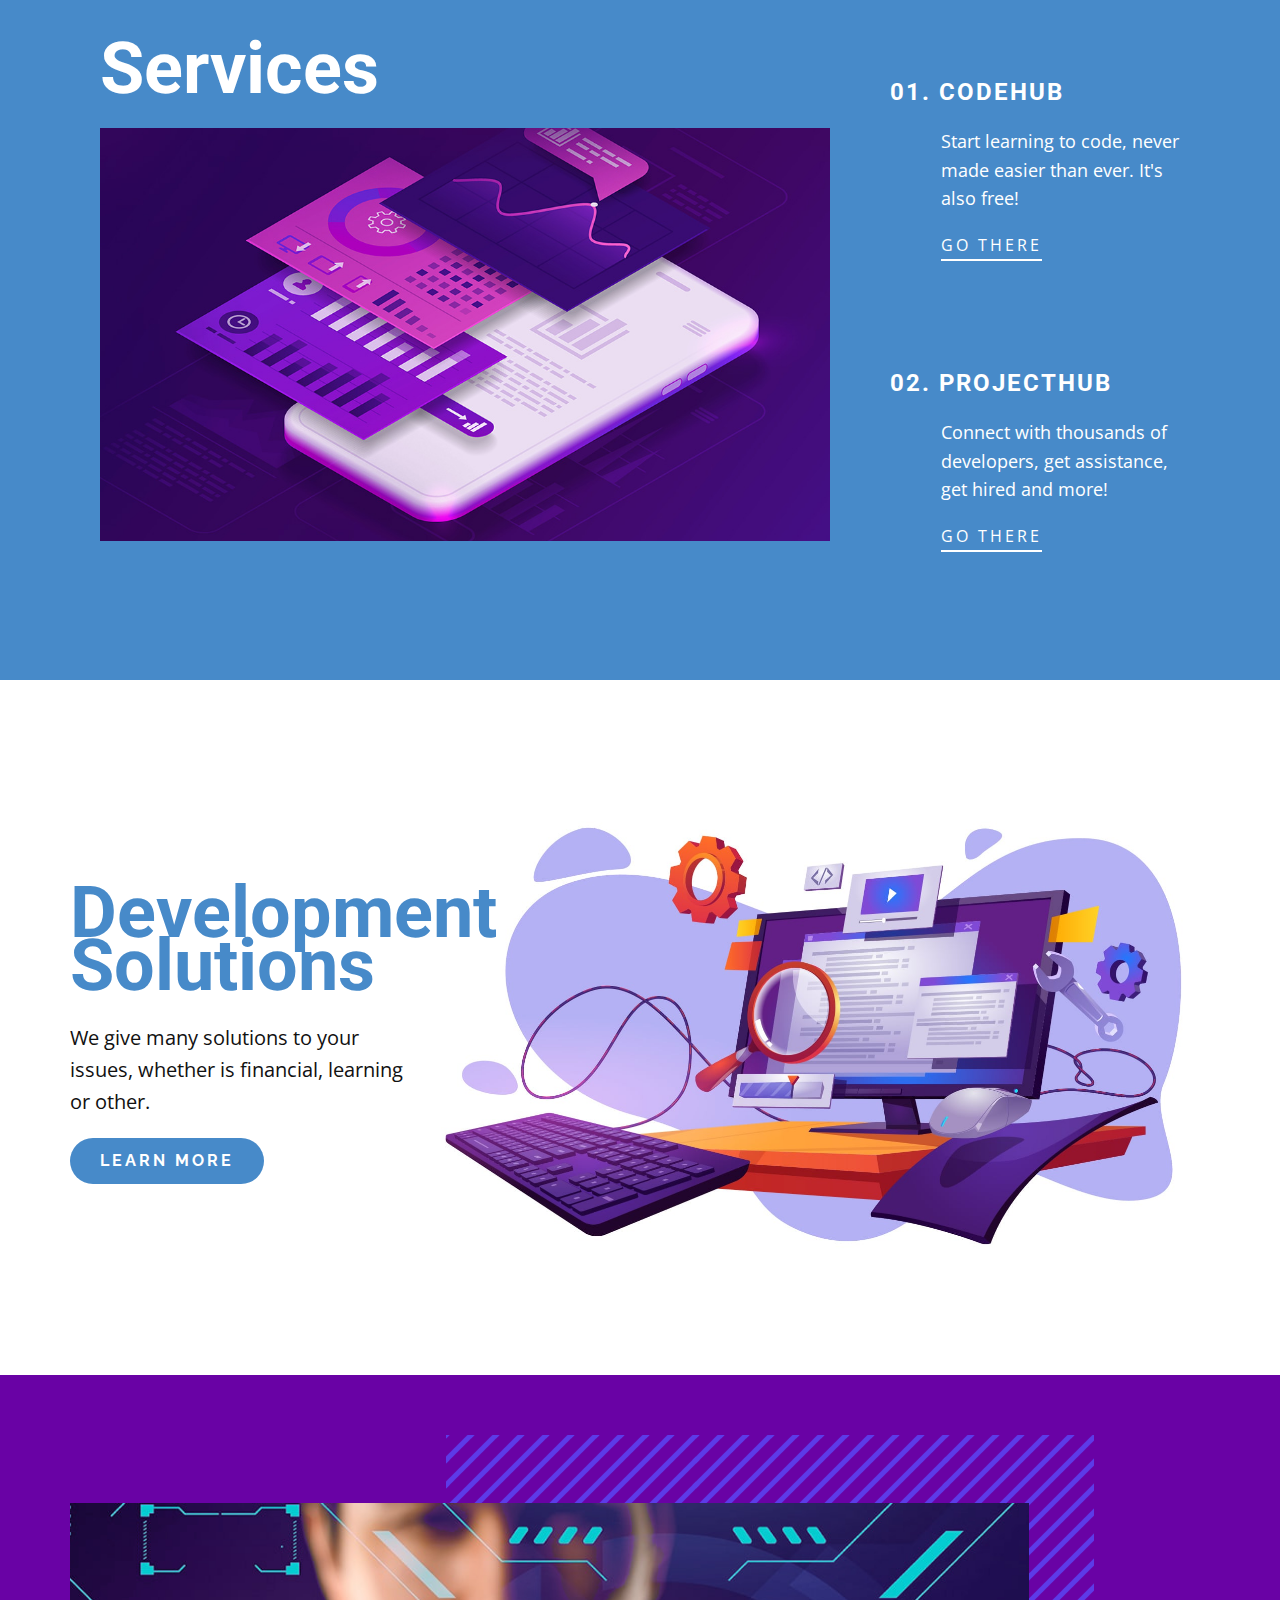
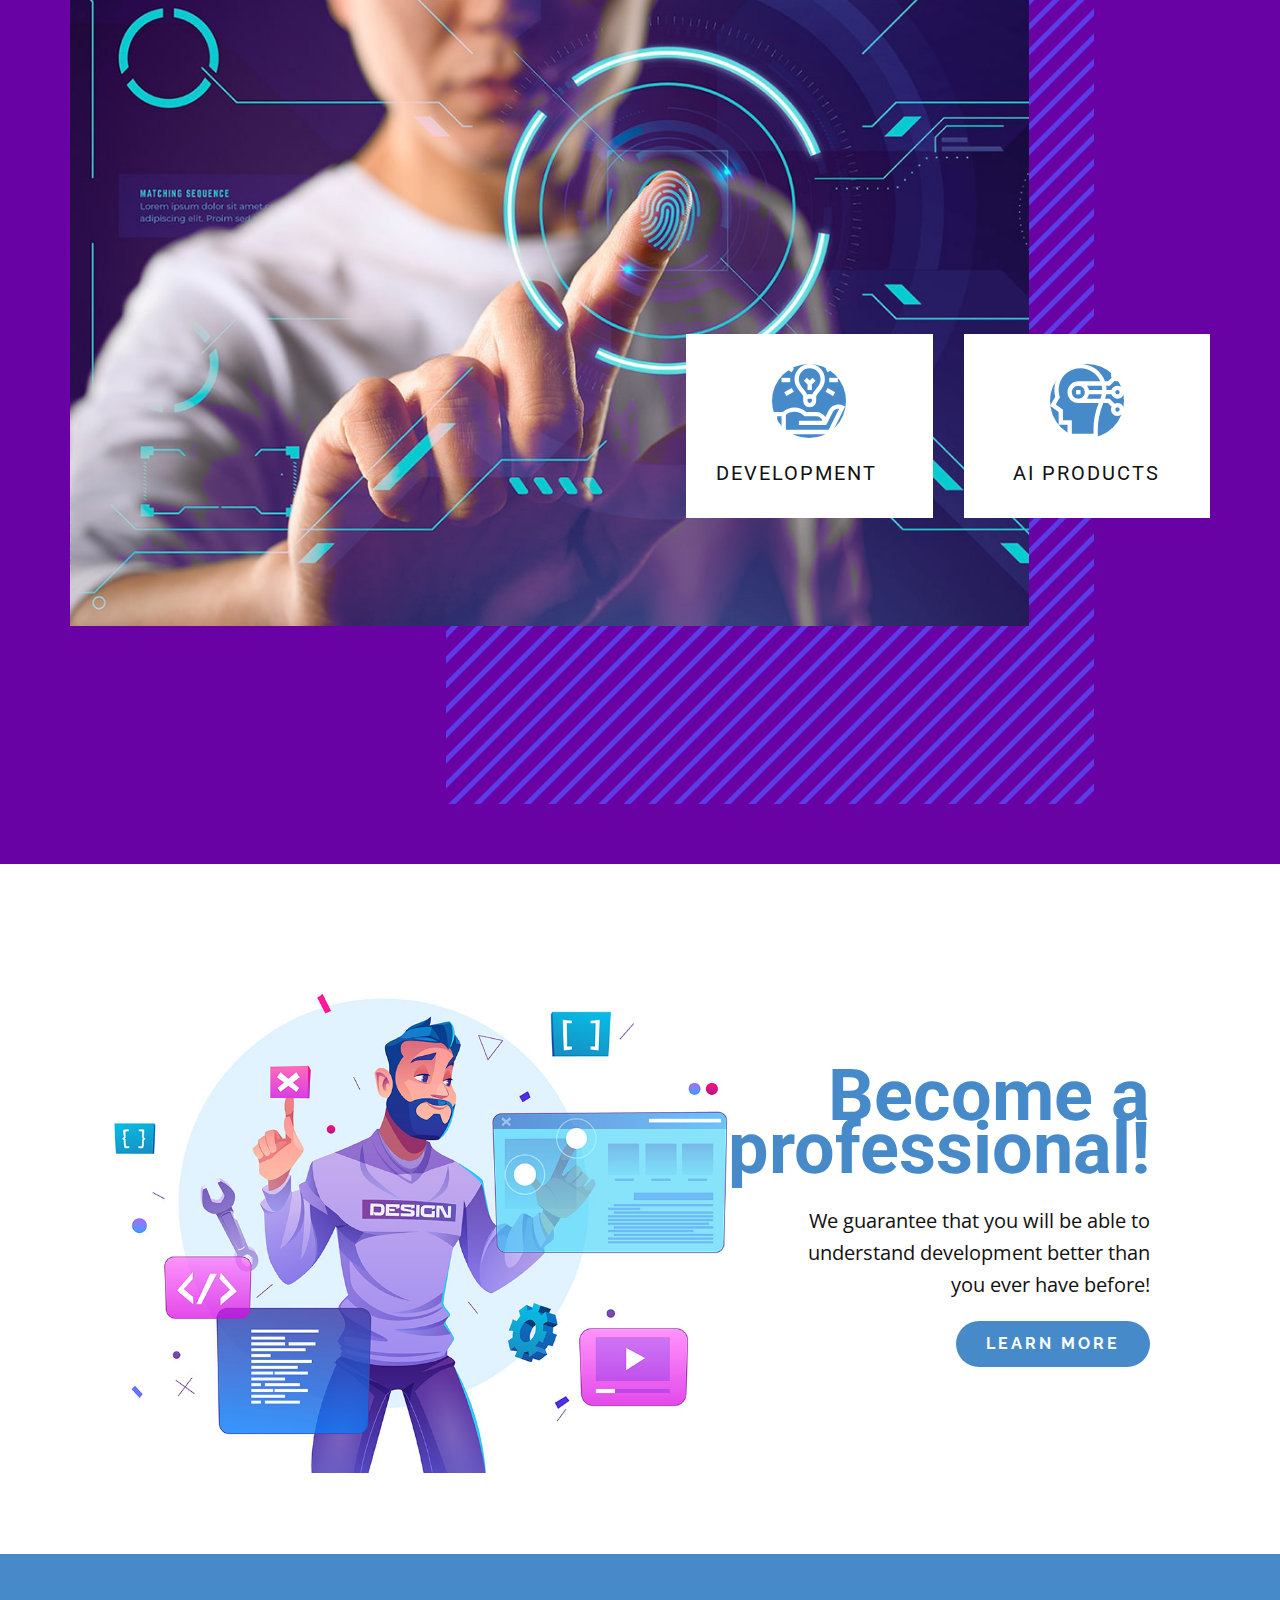
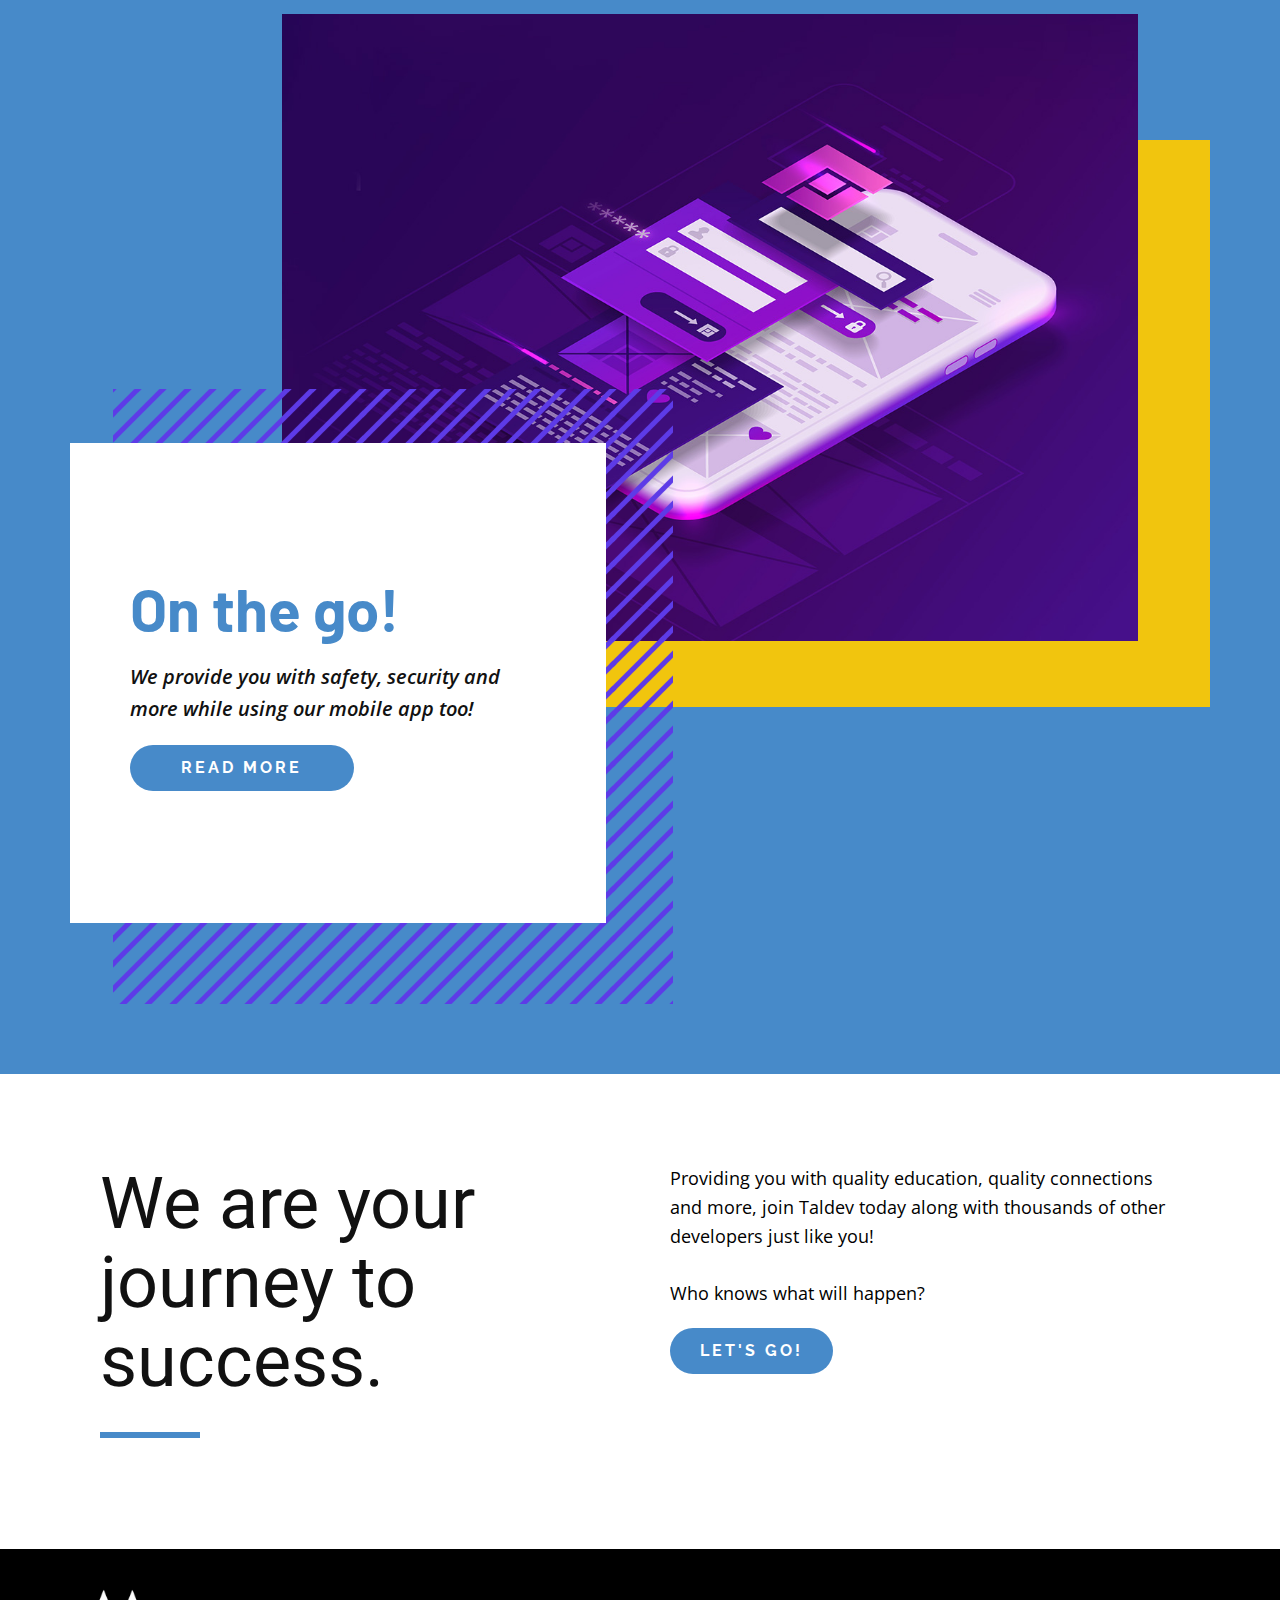
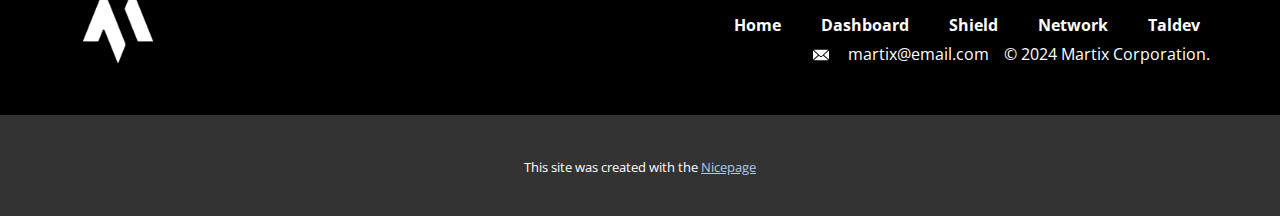
<file: Taldev.html>
<!DOCTYPE html>
<html style="font-size: 16px;" lang="en"><head>
    <meta name="viewport" content="width=device-width, initial-scale=1.0">
    <meta charset="utf-8">
    <meta name="keywords" content="Web Software Developers, Key Features, Data Visualization, IT solutions, IT solutions, Web Analytics, We are directly involved in t​he process, Get in Touch!">
    <meta name="description" content="">
    <title>Taldev</title>
    <link rel="stylesheet" href="nicepage.css" media="screen">
<link rel="stylesheet" href="Taldev.css" media="screen">
    <script class="u-script" type="text/javascript" src="jquery.js" defer=""></script>
    <script class="u-script" type="text/javascript" src="nicepage.js" defer=""></script>
    <meta name="generator" content="Nicepage 6.8.9, nicepage.com">
    <link id="u-theme-google-font" rel="stylesheet" href="https://fonts.googleapis.com/css?family=Roboto:100,100i,300,300i,400,400i,500,500i,700,700i,900,900i|Open+Sans:300,300i,400,400i,500,500i,600,600i,700,700i,800,800i">
    <link id="u-page-google-font" rel="stylesheet" href="https://fonts.googleapis.com/css?family=Raleway:100,100i,200,200i,300,300i,400,400i,500,500i,600,600i,700,700i,800,800i,900,900i|Roboto:100,100i,300,300i,400,400i,500,500i,700,700i,900,900i|Barlow:100,100i,200,200i,300,300i,400,400i,500,500i,600,600i,700,700i,800,800i,900,900i">
    
    
    
    
    
    
    
    
    
    
    <script type="application/ld+json">{
		"@context": "http://schema.org",
		"@type": "Organization",
		"name": "Martix",
		"logo": "images/Untitled_design-removebg-preview.png"
}</script>
    <meta name="theme-color" content="#478ac9">
    <meta property="og:title" content="Taldev">
    <meta property="og:description" content="">
    <meta property="og:type" content="website">
  <meta data-intl-tel-input-cdn-path="intlTelInput/"></head>
  <body data-path-to-root="./" data-include-products="false" class="u-body u-xl-mode" data-lang="en"><header class="u-clearfix u-header" id="sec-a3e0" data-animation-name="" data-animation-duration="0" data-animation-delay="0" data-animation-direction=""><div class="u-clearfix u-sheet u-valign-bottom u-sheet-1">
        <nav class="u-menu u-menu-one-level u-offcanvas u-menu-1">
          <div class="menu-collapse" style="font-size: 1rem; letter-spacing: 0px;">
            <a class="u-button-style u-custom-left-right-menu-spacing u-custom-padding-bottom u-custom-text-active-color u-custom-text-color u-custom-text-hover-color u-custom-top-bottom-menu-spacing u-nav-link u-text-active-palette-1-base u-text-hover-palette-2-base" href="#">
              <svg class="u-svg-link" viewBox="0 0 24 24"><use xlink:href="#menu-hamburger"></use></svg>
              <svg class="u-svg-content" version="1.1" id="menu-hamburger" viewBox="0 0 16 16" x="0px" y="0px" xmlns:xlink="http://www.w3.org/1999/xlink" xmlns="http://www.w3.org/2000/svg"><g><rect y="1" width="16" height="2"></rect><rect y="7" width="16" height="2"></rect><rect y="13" width="16" height="2"></rect>
</g></svg>
            </a>
          </div>
          <div class="u-custom-menu u-nav-container">
            <ul class="u-nav u-unstyled u-nav-1"><li class="u-nav-item"><a class="u-button-style u-nav-link u-text-active-palette-1-base u-text-black u-text-hover-palette-1-base" href="Home.html" style="padding: 10px 20px;">Home</a>
</li><li class="u-nav-item"><a class="u-button-style u-nav-link u-text-active-palette-1-base u-text-black u-text-hover-palette-1-base" href="Shield.html" style="padding: 10px 20px;">Shield</a>
</li><li class="u-nav-item"><a class="u-button-style u-nav-link u-text-active-palette-1-base u-text-black u-text-hover-palette-1-base" href="Network.html" style="padding: 10px 20px;">Network</a>
</li><li class="u-nav-item"><a class="u-button-style u-nav-link u-text-active-palette-1-base u-text-black u-text-hover-palette-1-base" href="Get-Started.html" style="padding: 10px 20px;">Get Started</a>
</li></ul>
          </div>
          <div class="u-custom-menu u-nav-container-collapse">
            <div class="u-black u-container-style u-inner-container-layout u-opacity u-opacity-95 u-sidenav">
              <div class="u-inner-container-layout u-sidenav-overflow">
                <div class="u-menu-close"></div>
                <ul class="u-align-center u-nav u-popupmenu-items u-unstyled u-nav-2"><li class="u-nav-item"><a class="u-button-style u-nav-link" href="Home.html">Home</a>
</li><li class="u-nav-item"><a class="u-button-style u-nav-link" href="Shield.html">Shield</a>
</li><li class="u-nav-item"><a class="u-button-style u-nav-link" href="Network.html">Network</a>
</li><li class="u-nav-item"><a class="u-button-style u-nav-link" href="Get-Started.html">Get Started</a>
</li></ul>
              </div>
            </div>
            <div class="u-black u-menu-overlay u-opacity u-opacity-70"></div>
          </div>
        </nav>
        <img class="u-image u-image-contain u-image-default u-preserve-proportions u-image-1" src="images/Untitleddesign2.png" alt="" data-image-width="500" data-image-height="500">
      </div></header>
    <section class="u-align-left u-clearfix u-image u-section-1" id="carousel_3e8e" data-image-width="1980" data-image-height="1350">
      <div class="u-clearfix u-sheet u-valign-middle u-sheet-1">
        <div class="data-layout-selected u-clearfix u-expanded-width u-layout-wrap u-layout-wrap-1">
          <div class="u-gutter-0 u-layout">
            <div class="u-layout-row">
              <div class="u-align-left u-container-style u-layout-cell u-left-cell u-shape-rectangle u-size-27 u-layout-cell-1">
                <div class="u-container-layout u-valign-middle u-container-layout-1">
                  <h1 class="u-custom-font u-text u-text-body-alt-color u-text-1">Taldev<br>By Martix
                  </h1>
                  <p class="u-text u-text-body-alt-color u-text-2">Taldev is a development hub owned by Martix Corporation. With Taldev you can access the CodeHub or ProjectHub! </p>
                  <a href="Taldev.html#carousel_3f86" class="u-active-palette-1-base u-border-none u-btn u-btn-round u-button-style u-custom-font u-font-raleway u-hover-palette-1-base u-palette-1-base u-radius-50 u-text-body-alt-color u-btn-1">Learn More </a>
                </div>
              </div>
              <div class="u-align-left u-container-style u-image u-layout-cell u-right-cell u-size-33 u-image-1" data-image-width="1372" data-image-height="1235">
                <div class="u-container-layout u-valign-bottom u-container-layout-2"></div>
              </div>
            </div>
          </div>
        </div>
      </div>
    </section>
    <section class="u-align-center u-clearfix u-white u-section-2" id="carousel_7a94">
      <div class="u-clearfix u-sheet u-valign-middle-md u-valign-middle-sm u-valign-middle-xs u-sheet-1">
        <h1 class="u-align-center u-text u-text-1">Key Features</h1>
        <p class="u-text u-text-2">Many features! That are all free, you can either start your journey learning to code, continue your journey with jobs &amp; connections etc!</p>
        <img alt="" class="u-expanded-width-md u-expanded-width-sm u-expanded-width-xs u-image u-image-default u-image-1" src="images/fffffff-min.jpg" data-image-width="1200" data-image-height="800">
        <div class="u-expanded-width-md u-expanded-width-sm u-expanded-width-xs u-list u-list-1">
          <div class="u-repeater u-repeater-1">
            <div class="u-align-center u-container-style u-custom-item u-list-item u-palette-1-base u-repeater-item u-list-item-1">
              <div class="u-container-layout u-similar-container u-valign-middle u-container-layout-1"><span class="u-icon u-icon-1"><svg class="u-svg-link" preserveAspectRatio="xMidYMin slice" viewBox="0 0 512 512" style=""><use xlink:href="#svg-f052"></use></svg><svg class="u-svg-content" viewBox="0 0 512 512" id="svg-f052"><g><path d="m497 26h-482c-8.284 0-15 6.716-15 15v340c0 8.284 6.716 15 15 15h181v60h-15c-8.284 0-15 6.716-15 15s6.716 15 15 15h150c8.284 0 15-6.716 15-15s-6.716-15-15-15h-15v-60h181c8.284 0 15-6.716 15-15v-340c0-8.284-6.716-15-15-15zm-15 30v240h-452v-240zm-196 400h-60v-60h60zm-256-90v-40h452v40z"></path><path d="m223.381 258.012c1.818.724 3.694 1.066 5.539 1.066 5.964 0 11.604-3.581 13.942-9.46l54.15-136.147c3.062-7.697-.697-16.42-8.395-19.481-7.698-3.063-16.42.697-19.481 8.395l-54.15 136.148c-3.061 7.696.698 16.417 8.395 19.479z"></path><path d="m335.557 250.526c2.367 1.372 4.953 2.023 7.504 2.023 5.177 0 10.213-2.683 12.994-7.484l36.363-62.777c2.741-4.732 2.69-10.58-.133-15.263l-36.363-60.315c-4.277-7.095-13.495-9.378-20.591-5.102-7.095 4.277-9.379 13.496-5.102 20.591l31.786 52.724-31.919 55.106c-4.153 7.167-1.708 16.345 5.461 20.497z"></path><path d="m155.945 245.065c2.782 4.802 7.817 7.484 12.994 7.484 2.551 0 5.138-.651 7.504-2.023 7.168-4.152 9.613-13.33 5.461-20.498l-31.919-55.106 31.786-52.724c4.277-7.095 1.993-16.313-5.102-20.591-7.096-4.278-16.314-1.993-20.591 5.102l-36.363 60.315c-2.823 4.683-2.874 10.531-.133 15.263z"></path>
</g></svg>
            
            
          </span>
                <h4 class="u-align-center u-text u-text-3">Development</h4>
              </div>
            </div>
            <div class="u-align-center u-container-style u-custom-item u-list-item u-palette-3-light-1 u-repeater-item u-list-item-2">
              <div class="u-container-layout u-similar-container u-valign-middle u-container-layout-2"><span class="u-icon u-icon-2"><svg class="u-svg-link" preserveAspectRatio="xMidYMin slice" viewBox="0 0 128 128" style=""><use xlink:href="#svg-1214"></use></svg><svg class="u-svg-content" viewBox="0 0 128 128" id="svg-1214"><path d="m78.9 15.9c2.1 0 3.7 1.7 3.7 3.7v3.7h-37.2v-3.7c0-2 1.7-3.7 3.7-3.7h29.8m39.7 14.8-11.6 34.5c-0.5 1.5-1.9 2.5-3.5 2.5h-20.9v-3.7c0-2-1.7-3.7-3.7-3.7h-29.8c-2.1 0-3.7 1.7-3.7 3.7v3.7h-20.9c-1.6 0-3-1-3.5-2.5l-11.6-34.5h109.2m1.5 19.1v58.6c0 2-1.7 3.7-3.7 3.7h-104.7c-2.1 0-3.7-1.7-3.7-3.7v-58.6l5.9 17.7c1.5 4.5 5.8 7.6 10.6 7.6h20.9v3.7c0 2 1.7 3.7 3.7 3.7h29.8c2.1 0 3.7-1.7 3.7-3.7v-3.7h20.9c4.8 0 9.1-3 10.6-7.6l6-17.7m-44.9 17.9v7.4h-22.4v-7.4h22.4m15.3-44.9v-3.2c0-6.4-5.2-11.6-11.6-11.6h-29.8c-6.4 0-11.7 5.2-11.7 11.6v3.2h-29.5c-4.4 0-7.9 3.5-7.9 7.9v77.7c0 6.4 5.2 11.6 11.7 11.6h104.7c6.4 0 11.7-5.2 11.7-11.6v-77.7c0-4.4-3.6-7.9-7.9-7.9h-29.7z"></path></svg>
            
            
          </span>
                <h4 class="u-align-center u-text u-text-4">Jobs</h4>
              </div>
            </div>
            <div class="u-align-center u-container-style u-custom-item u-list-item u-palette-3-base u-repeater-item u-shape-rectangle">
              <div class="u-container-layout u-similar-container u-valign-middle u-container-layout-3"><span class="u-icon u-icon-3"><svg class="u-svg-link" preserveAspectRatio="xMidYMin slice" viewBox="0 0 128 128" style=""><use xlink:href="#svg-dfaf"></use></svg><svg class="u-svg-content" viewBox="0 0 128 128" id="svg-dfaf"><path d="m117.4 76c1.5 0 2.7 1.2 2.7 2.7v38.7c0 1.5-1.2 2.7-2.7 2.7h-38.7c-1.5 0-2.7-1.2-2.7-2.7v-38.7c0-1.5 1.2-2.7 2.7-2.7h38.7m0-7.9h-38.7c-5.8 0-10.6 4.8-10.6 10.6v38.7c0 5.8 4.8 10.6 10.6 10.6h38.7c5.8 0 10.6-4.8 10.6-10.6v-38.7c0-5.8-4.8-10.6-10.6-10.6z"></path><path d="m49.3 7.9c1.5 0 2.7 1.2 2.7 2.7v38.7c0 1.5-1.2 2.7-2.7 2.7h-38.7c-1.5 0-2.7-1.2-2.7-2.7v-38.7c0-1.5 1.2-2.7 2.7-2.7h38.7m0-7.9h-38.7c-5.8 0-10.6 4.8-10.6 10.6v38.7c0 5.8 4.8 10.6 10.6 10.6h38.7c5.8 0 10.6-4.8 10.6-10.6v-38.7c0-5.8-4.8-10.6-10.6-10.6z"></path><path d="m90 7.9c0.7 0 1.4 0.3 1.9 0.8l27.4 27.4c1 1 1 2.7 0 3.8l-27.4 27.3c-0.5 0.5-1.2 0.8-1.9 0.8s-1.4-0.3-1.9-0.8l-27.3-27.3c-1-1-1-2.7 0-3.8l27.3-27.4c0.6-0.5 1.3-0.8 1.9-0.8m0-7.9c-2.8 0-5.5 1.1-7.5 3.1l-27.3 27.4c-2 2-3.1 4.7-3.1 7.5s1.1 5.5 3.1 7.5l27.4 27.4c2 2 4.7 3.1 7.5 3.1s5.5-1.1 7.5-3.1l27.4-27.4c2-2 3.1-4.7 3.1-7.5s-1.1-5.5-3.1-7.5l-27.5-27.4c-2-2-4.6-3.1-7.5-3.1z"></path><path d="m49.3 76c1.5 0 2.7 1.2 2.7 2.7v38.7c0 1.5-1.2 2.7-2.7 2.7h-38.7c-1.5 0-2.7-1.2-2.7-2.7v-38.7c0-1.5 1.2-2.7 2.7-2.7h38.7m0-7.9h-38.7c-5.8 0-10.6 4.8-10.6 10.6v38.7c0 5.8 4.8 10.6 10.6 10.6h38.7c5.8 0 10.6-4.8 10.6-10.6v-38.7c0-5.8-4.8-10.6-10.6-10.6z"></path></svg>
            
            
          </span>
                <h4 class="u-align-center u-text u-text-5">Design</h4>
              </div>
            </div>
            <div class="u-align-center u-container-style u-list-item u-palette-2-light-1 u-repeater-item u-shape-rectangle u-list-item-4">
              <div class="u-container-layout u-similar-container u-valign-middle u-container-layout-4"><span class="u-icon u-icon-4"><svg class="u-svg-link" preserveAspectRatio="xMidYMin slice" viewBox="0 0 128 128" style=""><use xlink:href="#svg-d835"></use></svg><svg class="u-svg-content" viewBox="0 0 128 128" id="svg-d835"><path d="m26.4 108.7c-1.2 0-2.2-1-2.2-2.2s1-2.2 4.7-2.2h48.7v-7.4h-31.2v-9.9h31.2v-8.4h-58.7c-7.7 0-10.6-3-10.6-6.6v-57.1c0-3.7 3-6.6 6.6-6.6h81.2c3.7 0 6.6 3 6.6 6.6v27h8.3v-27c0-8.2-6.7-14.9-14.9-14.9h-81.2c-8.2 0-14.9 6.7-14.9 14.9v57.1c0 8.2 6.7 14.9 14.9 14.9h23.2v10.1h-13.8c-4.3 0-8.5 3.7-8.5 9.5v0.2c0 4.6 3.7 9.3 8.3 9.3h53.5v-7.3h-51.2z"></path><path d="m118 41.9h-30c-5.8 0-10.5 4.7-10.5 10.6 0 0 0.1 66.3 0.1 66.4 0 4.3 5.1 9 10.4 9h30c5.6 0 10.2-4.4 10.5-10.1v-65.3c0-5.9-4.7-10.6-10.5-10.6zm2.4 75.5c-0.1 1.3-1.1 2.3-2.4 2.3h-30c-1 0-1.9-0.7-2.2-1.6l-0.2-65.6c0-1.3 1.1-2.4 2.4-2.4h30c1.3 0 2.4 1.1 2.4 2.4v64.9z"></path></svg>
            
            
          </span>
                <h4 class="u-align-center u-text u-text-6">Connections</h4>
              </div>
            </div>
          </div>
        </div>
      </div>
    </section>
    <section class="u-align-center-lg u-align-center-md u-align-center-sm u-align-center-xs u-clearfix u-palette-1-base u-section-3" id="carousel_3f86">
      <div class="u-clearfix u-sheet u-valign-middle-lg u-valign-middle-md u-valign-middle-sm u-valign-middle-xs u-sheet-1">
        <div class="data-layout-selected u-clearfix u-expanded-width-md u-expanded-width-sm u-expanded-width-xs u-layout-wrap u-layout-wrap-1">
          <div class="u-layout">
            <div class="u-layout-row">
              <div class="u-container-style u-layout-cell u-size-60 u-layout-cell-1">
                <div class="u-container-layout u-container-layout-1">
                  <h2 class="u-text u-text-1">Services </h2>
                  <img src="images/ssssss.jpg" alt="" class="u-expanded-width u-image u-image-default u-image-1" data-image-width="1080" data-image-height="735">
                </div>
              </div>
            </div>
          </div>
        </div>
        <div class="u-list u-list-1">
          <div class="u-repeater u-repeater-1">
            <div class="u-container-style u-list-item u-repeater-item">
              <div class="u-container-layout u-similar-container u-container-layout-2">
                <h3 class="u-text u-text-2">01. CodeHub</h3>
                <p class="u-text u-text-3">Start learning to code, never made easier than ever. It's also free!</p>
                <a href="CodeHub.html" class="u-active-none u-border-2 u-border-no-left u-border-no-right u-border-no-top u-border-white u-btn u-button-style u-hover-none u-none u-text-active-palette-2-light-3 u-text-body-alt-color u-text-hover-palette-3-light-3 u-btn-1">Go There </a>
              </div>
            </div>
            <div class="u-container-style u-list-item u-repeater-item">
              <div class="u-container-layout u-similar-container u-container-layout-3">
                <h3 class="u-text u-text-4">02. Projecthub</h3>
                <p class="u-text u-text-5">Connect with thousands of developers, get assistance, get hired and more!</p>
                <a href="#" class="u-active-none u-border-2 u-border-no-left u-border-no-right u-border-no-top u-border-white u-btn u-button-style u-hover-none u-none u-text-active-palette-2-light-3 u-text-body-alt-color u-text-hover-palette-3-light-3 u-btn-2"> Go There </a>
              </div>
            </div>
          </div>
        </div>
      </div>
    </section>
    <section class="u-align-center-xs u-clearfix u-section-4" src="" id="carousel_46bf">
      <div class="u-clearfix u-sheet u-valign-middle-xl u-sheet-1">
        <img class="u-expanded-width-md u-image u-image-contain u-image-1" src="images/Untitled-1-min.jpg">
        <div class="u-align-center-md u-align-center-sm u-align-center-xs u-border-no-bottom u-border-no-left u-border-no-right u-border-no-top u-container-style u-expanded-width-md u-expanded-width-sm u-expanded-width-xs u-group u-shape-rectangle u-group-1">
          <div class="u-container-layout u-valign-middle u-container-layout-1">
            <h1 class="u-text u-text-palette-1-base u-text-1">Development<br>Solutions
            </h1>
            <p class="u-large-text u-text u-text-variant u-text-2">We give many solutions to your issues, whether is financial, learning or other.</p>
            <a href="#" class="u-active-palette-1-base u-border-none u-btn u-btn-round u-button-style u-custom-font u-font-raleway u-hover-palette-1-base u-palette-1-base u-radius-50 u-text-body-alt-color u-btn-1">learn more</a>
          </div>
        </div>
      </div>
    </section>
    <section class="u-align-right u-clearfix u-custom-color-1 u-section-5" id="carousel_d534">
      <div class="u-clearfix u-sheet u-valign-middle-sm u-valign-middle-xs u-sheet-1">
        <div class="u-container-style u-group u-image u-image-tiles u-image-1" data-image-width="500" data-image-height="375">
          <div class="u-container-layout u-container-layout-1"></div>
        </div>
        <img src="images/fff.jpg" alt="" class="u-image u-image-default u-image-2" data-image-width="1202" data-image-height="800">
        <div class="u-list u-list-1">
          <div class="u-repeater u-repeater-1">
            <div class="u-container-style u-list-item u-repeater-item u-video-cover u-white u-list-item-1">
              <div class="u-container-layout u-similar-container u-valign-top u-container-layout-2"><span class="u-icon u-icon-circle u-palette-1-base u-spacing-15 u-icon-1"><svg class="u-svg-link" preserveAspectRatio="xMidYMin slice" viewBox="0 0 512 512" style=""><use xlink:href="#svg-dcec"></use></svg><svg class="u-svg-content" viewBox="0 0 512 512" id="svg-dcec"><g><path d="m506.061 294.479-13.406-6.712c-37.055-18.553-82.084-3.54-100.615 33.574l-22.788 45.528c-13.319-20.937-36.712-34.869-63.313-34.869h-69.019c-22.263-20.08-50.779-31.066-80.981-31.066s-58.713 10.987-80.975 31.066h-69.025v180h90v-26.555h314.638zm-440.122 187.521h-30v-120h30zm30-26.555v-101.925c16.611-14.595 37.686-22.586 60-22.586 43.655 0 66.559 29.51 68.787 31.066h81.213c19.555 0 36.228 12.541 42.42 30h-162.42v30h189.267l43.668-87.245c8.862-17.751 27.659-26.867 45.804-24.593l-72.642 145.283z"></path><path d="m215.939 225v30c0 24.813 20.187 45 45 45s45-20.187 45-45v-30c0-7.02 9.611-18.622 18.906-29.842 17.343-20.934 41.094-49.605 41.094-90.158 0-57.897-47.103-105-105-105s-105 47.103-105 105c0 40.553 23.751 69.224 41.094 90.158 9.295 11.22 18.906 22.822 18.906 29.842zm45 45c-8.271 0-15-6.729-15-15v-15h30v15c0 8.271-6.728 15-15 15zm0-240c41.355 0 75 33.645 75 75 0 29.741-18.167 51.671-34.196 71.02-9.4 11.347-18.425 22.249-22.892 33.98h-35.823c-4.468-11.732-13.493-22.634-22.892-33.98-16.029-19.349-34.196-41.278-34.196-71.02-.001-41.355 33.644-75 74.999-75z"></path><path d="m245.939 180h30v-38.787l25.607-25.606-21.213-21.214-19.394 19.394-19.393-19.394-21.213 21.214 25.606 25.606z"></path><path d="m65.939 96h60v30h-60z"></path><path d="m395.939 96h60v30h-60z"></path><path d="m88.045 178.5h60v30h-60z" transform="matrix(.866 -.5 .5 .866 -80.935 84.947)"></path><path d="m373.695 13.225h60.277v30h-60.277z" transform="matrix(.862 -.507 .507 .862 41.406 208.569)"></path><path d="m103.045-1.914h30v60.277h-30z" transform="matrix(.507 -.862 .862 .507 33.886 115.681)"></path><path d="m388.833 163.5h30v60h-30z" transform="matrix(.5 -.866 .866 .5 34.341 446.481)"></path>
</g></svg></span>
                <h4 class="u-text u-text-1">Development</h4>
              </div>
            </div>
            <div class="u-align-center u-container-style u-list-item u-repeater-item u-video-cover u-white u-list-item-2">
              <div class="u-container-layout u-similar-container u-valign-top u-container-layout-3"><span class="u-icon u-icon-circle u-palette-1-base u-spacing-15 u-icon-2"><svg class="u-svg-link" preserveAspectRatio="xMidYMin slice" viewBox="0 0 512.012 512.012" style=""><use xlink:href="#svg-eba3"></use></svg><svg class="u-svg-content" viewBox="0 0 512.012 512.012" id="svg-eba3"><g><path d="m59.998 332.666v87.346h61v92h210v-62.218c0-56.303 12.309-115.303 37.563-179.782h32.224l25.611 25.611c-2.817 5.875-4.398 12.451-4.398 19.39 0 24.813 20.187 45 45 45s45-20.187 45-45-20.187-45-45-45c-6.938 0-13.514 1.581-19.389 4.398l-34.398-34.398h-32.572c3.497-9.779 6.115-19.796 7.843-30.01h36.096c6.192 17.469 22.865 30.01 42.42 30.01 24.813 0 45-20.187 45-45s-20.187-45-45-45c-19.555 0-36.228 12.541-42.42 30h-33.58c0-10.152-.845-20.177-2.485-30h24.698l34.398-34.397c5.875 2.817 12.45 4.398 19.389 4.398 24.813 0 45-20.187 45-45s-20.187-45-45-45-45 20.187-45 45c0 6.939 1.581 13.514 4.398 19.389l-25.611 25.61h-19.994c-24.022-68.126-88.986-119.066-167.616-120-88.723-1.043-163.221 61.684-179.498 143.168-5.685 28.455-4.837 56.601 2.51 83.77l-36.173 62.25zm407-32.654c8.271 0 15 6.729 15 15s-6.729 15-15 15-15-6.729-15-15 6.728-15 15-15zm0-120c8.271 0 15 6.729 15 15s-6.729 15-15 15-15-6.729-15-15 6.728-15 15-15zm0-120c8.271 0 15 6.729 15 15s-6.729 15-15 15-15-6.729-15-15 6.728-15 15-15zm-117.798 178.089c-.272.639-.533 1.273-.802 1.911h-92.44c6.565-8.725 11.274-18.921 13.531-30.01h88.481c-1.971 9.61-4.896 18.996-8.77 28.099zm-108.202-43.089c0 24.813-20.187 45-45 45s-45-20.187-45-45 20.187-45 45-45 45 20.187 45 45zm120-15h-91.509c-2.258-11.079-6.967-21.275-13.532-30h101.998c1.993 9.704 3.043 19.738 3.043 30zm-297.903-30.954c13.953-69.845 76.913-119.906 149.725-119.047 60.427.717 112.514 37.715 135.55 90.001h-152.372c-41.355 0-75 33.645-75 75s33.645 75 75 74.99h140.455c-23.819 63.823-35.455 122.919-35.455 179.792v32.218h-150v-92h-61v-72.655l-50.417-36.534 29.076-50.038c-.795-4.156-14.724-35.852-5.562-81.727z"></path><path d="m180.998 180.012h30v30h-30z"></path>
</g></svg></span>
                <h4 class="u-text u-text-2">AI Products</h4>
              </div>
            </div>
          </div>
        </div>
      </div>
    </section>
    <section class="u-align-center-xs u-clearfix u-section-6" src="" id="carousel_e520">
      <div class="u-clearfix u-sheet u-valign-middle-md u-valign-middle-sm u-valign-middle-xs u-sheet-1">
        <img class="u-expanded-width-md u-expanded-width-sm u-expanded-width-xs u-image u-image-contain u-image-1" src="images/ffff.jpg" data-image-width="1200" data-image-height="800">
        <div class="u-align-center-md u-align-center-sm u-align-center-xs u-align-right-lg u-align-right-xl u-border-no-bottom u-border-no-left u-border-no-right u-border-no-top u-container-style u-expanded-width-md u-expanded-width-sm u-expanded-width-xs u-group u-shape-rectangle u-group-1">
          <div class="u-container-layout u-valign-middle u-container-layout-1">
            <h1 class="u-text u-text-palette-1-base u-text-1">Become a professional!</h1>
            <p class="u-large-text u-text u-text-variant u-text-2">We guarantee that you will be able to understand development better than you ever have before!</p>
            <a href="#" class="u-active-palette-2-base u-border-none u-btn u-btn-round u-button-style u-custom-font u-font-raleway u-hover-palette-1-base u-palette-1-base u-radius-50 u-text-body-alt-color u-btn-1">learn more</a>
          </div>
        </div>
      </div>
    </section>
    <section class="u-clearfix u-palette-1-base u-section-7" id="carousel_5a01">
      <div class="u-clearfix u-sheet u-valign-middle-sm u-valign-middle-xs u-sheet-1">
        <div class="u-align-left u-palette-3-base u-shape u-shape-1"></div>
        <img src="images/fdff.jpg" class="u-align-left u-image u-image-1" data-image-width="1200" data-image-height="912">
        <div class="u-container-style u-group u-image u-image-tiles u-image-2" data-image-width="500" data-image-height="375">
          <div class="u-container-layout u-container-layout-1">
            <div class="u-container-style u-group u-white u-group-2">
              <div class="u-container-layout u-valign-middle u-container-layout-2">
                <h1 class="u-text u-text-palette-1-base u-text-1">On the go!</h1>
                <p class="u-text u-text-2">We provide you with safety, security and more while using our mobile app too!</p>
                <a href="#" class="u-active-palette-1-base u-border-none u-btn u-btn-round u-button-style u-custom-font u-font-raleway u-hover-palette-1-base u-palette-1-base u-radius-50 u-text-body-alt-color u-btn-1">read more</a>
              </div>
            </div>
          </div>
        </div>
      </div>
    </section>
    <section class="u-clearfix u-white u-section-8" id="sec-d1be">
      <div class="u-clearfix u-sheet u-sheet-1">
        <div class="data-layout-selected u-clearfix u-expanded-width u-layout-wrap u-layout-wrap-1">
          <div class="u-layout">
            <div class="u-layout-row">
              <div class="u-container-style u-layout-cell u-left-cell u-size-30 u-layout-cell-1">
                <div class="u-container-layout u-valign-top u-container-layout-1">
                  <h1 class="u-text u-text-body-color u-text-1">We are your journey to success.</h1>
                  <div class="u-border-6 u-border-palette-1-base u-line u-line-horizontal u-line-1"></div>
                </div>
              </div>
              <div class="u-container-style u-layout-cell u-right-cell u-size-30 u-layout-cell-2">
                <div class="u-container-layout u-valign-top u-container-layout-2">
                  <p class="u-text u-text-black u-text-2">Providing you with quality education, quality connections and more, join Taldev today along with thousands of other developers just like you!<br>
                    <br>Who knows what will happen?&nbsp;
                  </p>
                  <a href="#" class="u-active-palette-1-base u-align-left u-border-none u-btn u-btn-round u-button-style u-custom-font u-font-raleway u-hover-palette-1-base u-palette-1-base u-radius-50 u-text-body-alt-color u-btn-1">Let's go! </a>
                </div>
              </div>
            </div>
          </div>
        </div>
      </div>
    </section>
    
    
    
    <footer class="u-black u-clearfix u-footer" id="sec-b3c1"><div class="u-clearfix u-sheet u-sheet-1">
        <a href="#" class="u-image u-logo u-image-1" data-image-width="500" data-image-height="500">
          <img src="images/Untitled_design-removebg-preview.png" class="u-logo-image u-logo-image-1">
        </a>
        <p class="u-text u-text-default u-text-1"> © 2024 Martix Corporation.</p>
        <nav class="u-menu u-menu-one-level u-offcanvas u-menu-1">
          <div class="menu-collapse">
            <a class="u-button-style u-nav-link" href="#">
              <svg class="u-svg-link" viewBox="0 0 24 24"><use xlink:href="#menu-hamburger"></use></svg>
              <svg class="u-svg-content" version="1.1" id="menu-hamburger" viewBox="0 0 16 16" x="0px" y="0px" xmlns:xlink="http://www.w3.org/1999/xlink" xmlns="http://www.w3.org/2000/svg"><g><rect y="1" width="16" height="2"></rect><rect y="7" width="16" height="2"></rect><rect y="13" width="16" height="2"></rect>
</g></svg>
            </a>
          </div>
          <div class="u-custom-menu u-nav-container">
            <ul class="u-nav u-spacing-20 u-unstyled u-nav-1"><li class="u-nav-item"><a class="u-button-style u-nav-link u-text-active-white u-text-hover-palette-2-base u-text-white" href="Home.html" style="padding: 10px;">Home</a>
</li><li class="u-nav-item"><a class="u-button-style u-nav-link u-text-active-white u-text-hover-palette-2-base u-text-white" href="Dashboard.html" style="padding: 10px;">Dashboard</a>
</li><li class="u-nav-item"><a class="u-button-style u-nav-link u-text-active-white u-text-hover-palette-2-base u-text-white" href="Shield.html" style="padding: 10px;">Shield</a>
</li><li class="u-nav-item"><a class="u-button-style u-nav-link u-text-active-white u-text-hover-palette-2-base u-text-white" href="Network.html" style="padding: 10px;">Network</a>
</li><li class="u-nav-item"><a class="u-button-style u-nav-link u-text-active-white u-text-hover-palette-2-base u-text-white" href="Taldev.html" style="padding: 10px;">Taldev</a>
</li></ul>
          </div>
          <div class="u-custom-menu u-nav-container-collapse">
            <div class="u-black u-container-style u-inner-container-layout u-opacity u-opacity-95 u-sidenav u-sidenav-1">
              <div class="u-inner-container-layout u-sidenav-overflow">
                <div class="u-menu-close"></div>
                <ul class="u-align-center u-nav u-popupmenu-items u-unstyled u-nav-2"><li class="u-nav-item"><a class="u-button-style u-nav-link" href="Home.html">Home</a>
</li><li class="u-nav-item"><a class="u-button-style u-nav-link" href="Dashboard.html">Dashboard</a>
</li><li class="u-nav-item"><a class="u-button-style u-nav-link" href="Shield.html">Shield</a>
</li><li class="u-nav-item"><a class="u-button-style u-nav-link" href="Network.html">Network</a>
</li><li class="u-nav-item"><a class="u-button-style u-nav-link" href="Taldev.html">Taldev</a>
</li></ul>
              </div>
            </div>
            <div class="u-black u-menu-overlay u-opacity u-opacity-70"></div>
          </div>
        </nav>
        <a href="mailto:info@site.com" class="u-active-none u-btn u-btn-rectangle u-button-style u-hover-none u-none u-text-body-alt-color u-btn-1"><span class="u-icon u-text-white u-icon-1"><svg class="u-svg-content" viewBox="0 0 24 16" x="0px" y="0px" style="width: 1em; height: 1em;"><path fill="currentColor" d="M23.8,1.1l-7.3,6.8l7.3,6.8c0.1-0.2,0.2-0.6,0.2-0.9V2C24,1.7,23.9,1.4,23.8,1.1z M21.8,0H2.2
	c-0.4,0-0.7,0.1-1,0.2L10.6,9c0.8,0.8,2.2,0.8,3,0l9.2-8.7C22.6,0.1,22.2,0,21.8,0z M0.2,1.1C0.1,1.4,0,1.7,0,2V14
	c0,0.3,0.1,0.6,0.2,0.9l7.3-6.8L0.2,1.1z M15.5,9l-1.1,1c-1.3,1.2-3.6,1.2-4.9,0l-1-1l-7.3,6.8c0.2,0.1,0.6,0.2,1,0.2H22
	c0.4,0,0.6-0.1,1-0.2L15.5,9z"></path></svg></span>&nbsp;martix@email.com
        </a>
      </div></footer>
    <section class="u-backlink u-clearfix u-grey-80">
      <p class="u-text">
        <span>This site was created with the </span>
        <a class="u-link" href="https://nicepage.com/" target="_blank" rel="nofollow">
          <span>Nicepage</span>
        </a>
      </p>
    </section>
  
</body></html>
</file>
